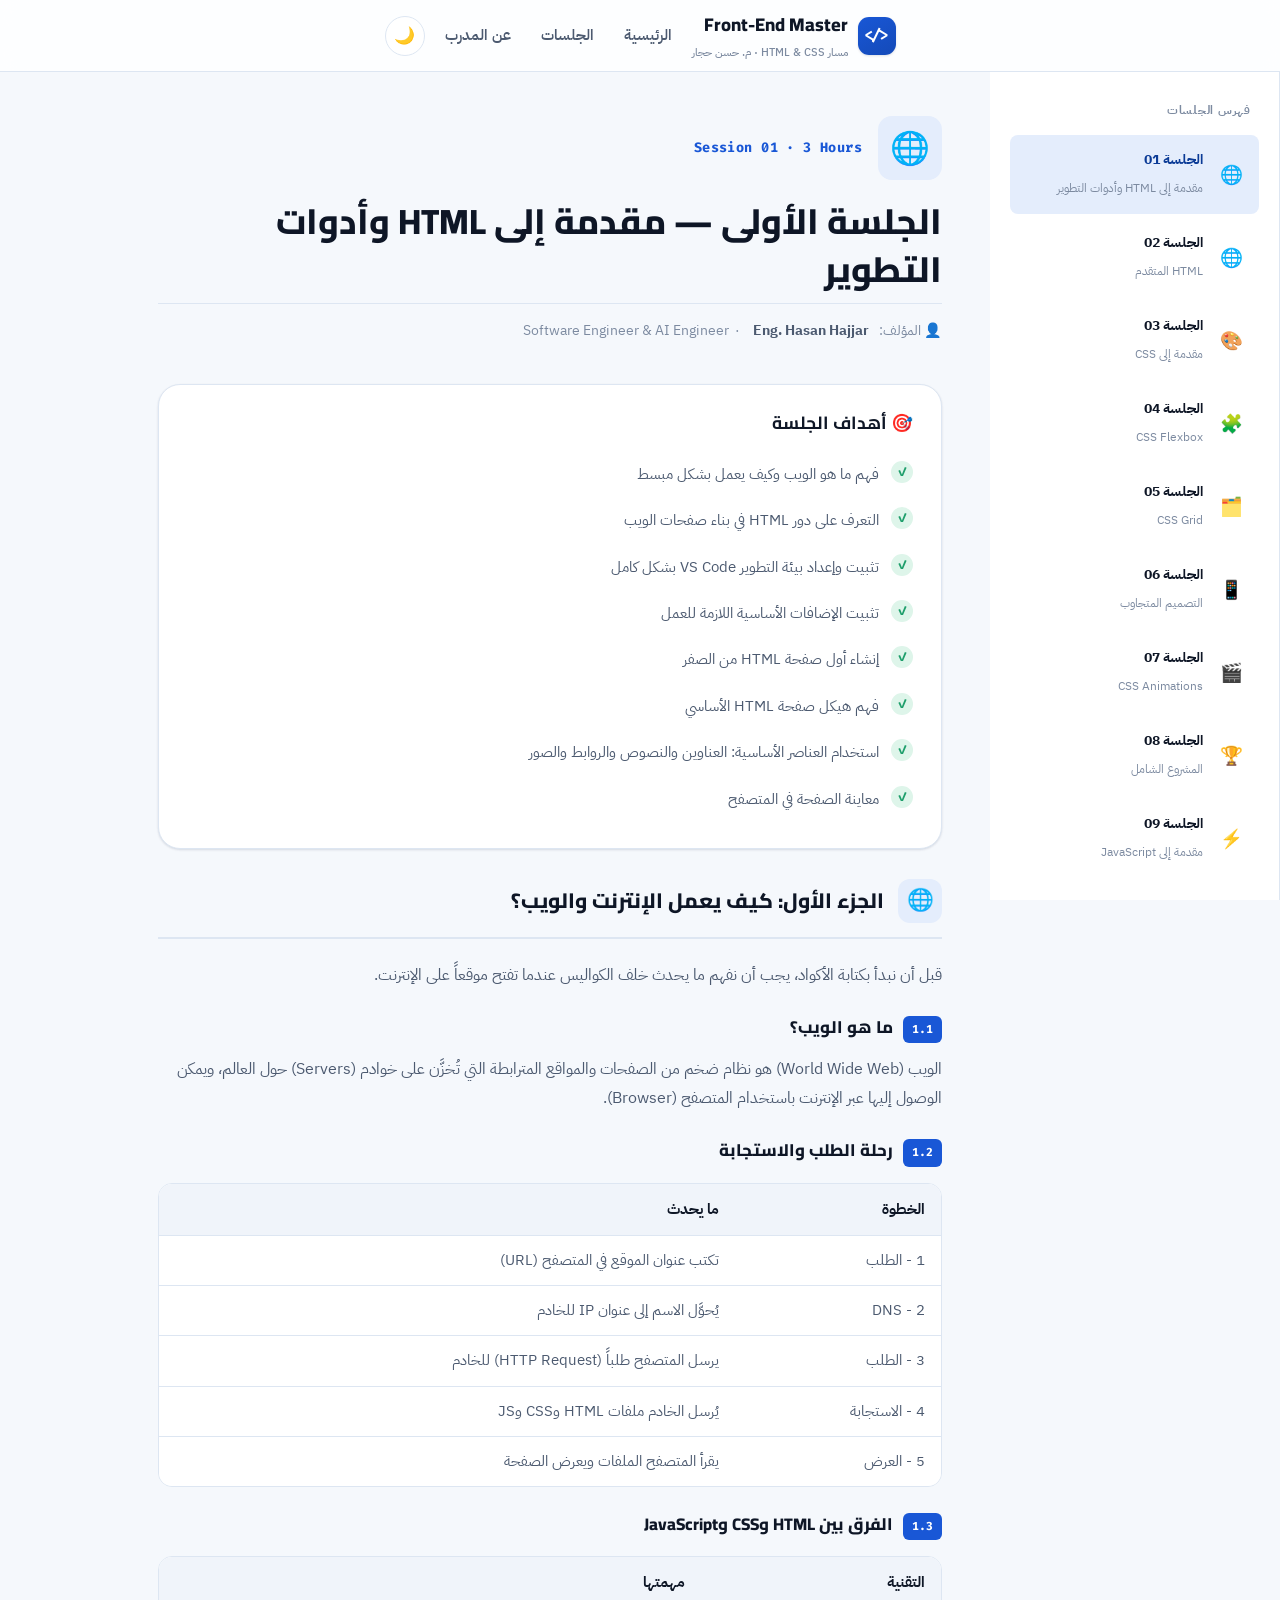
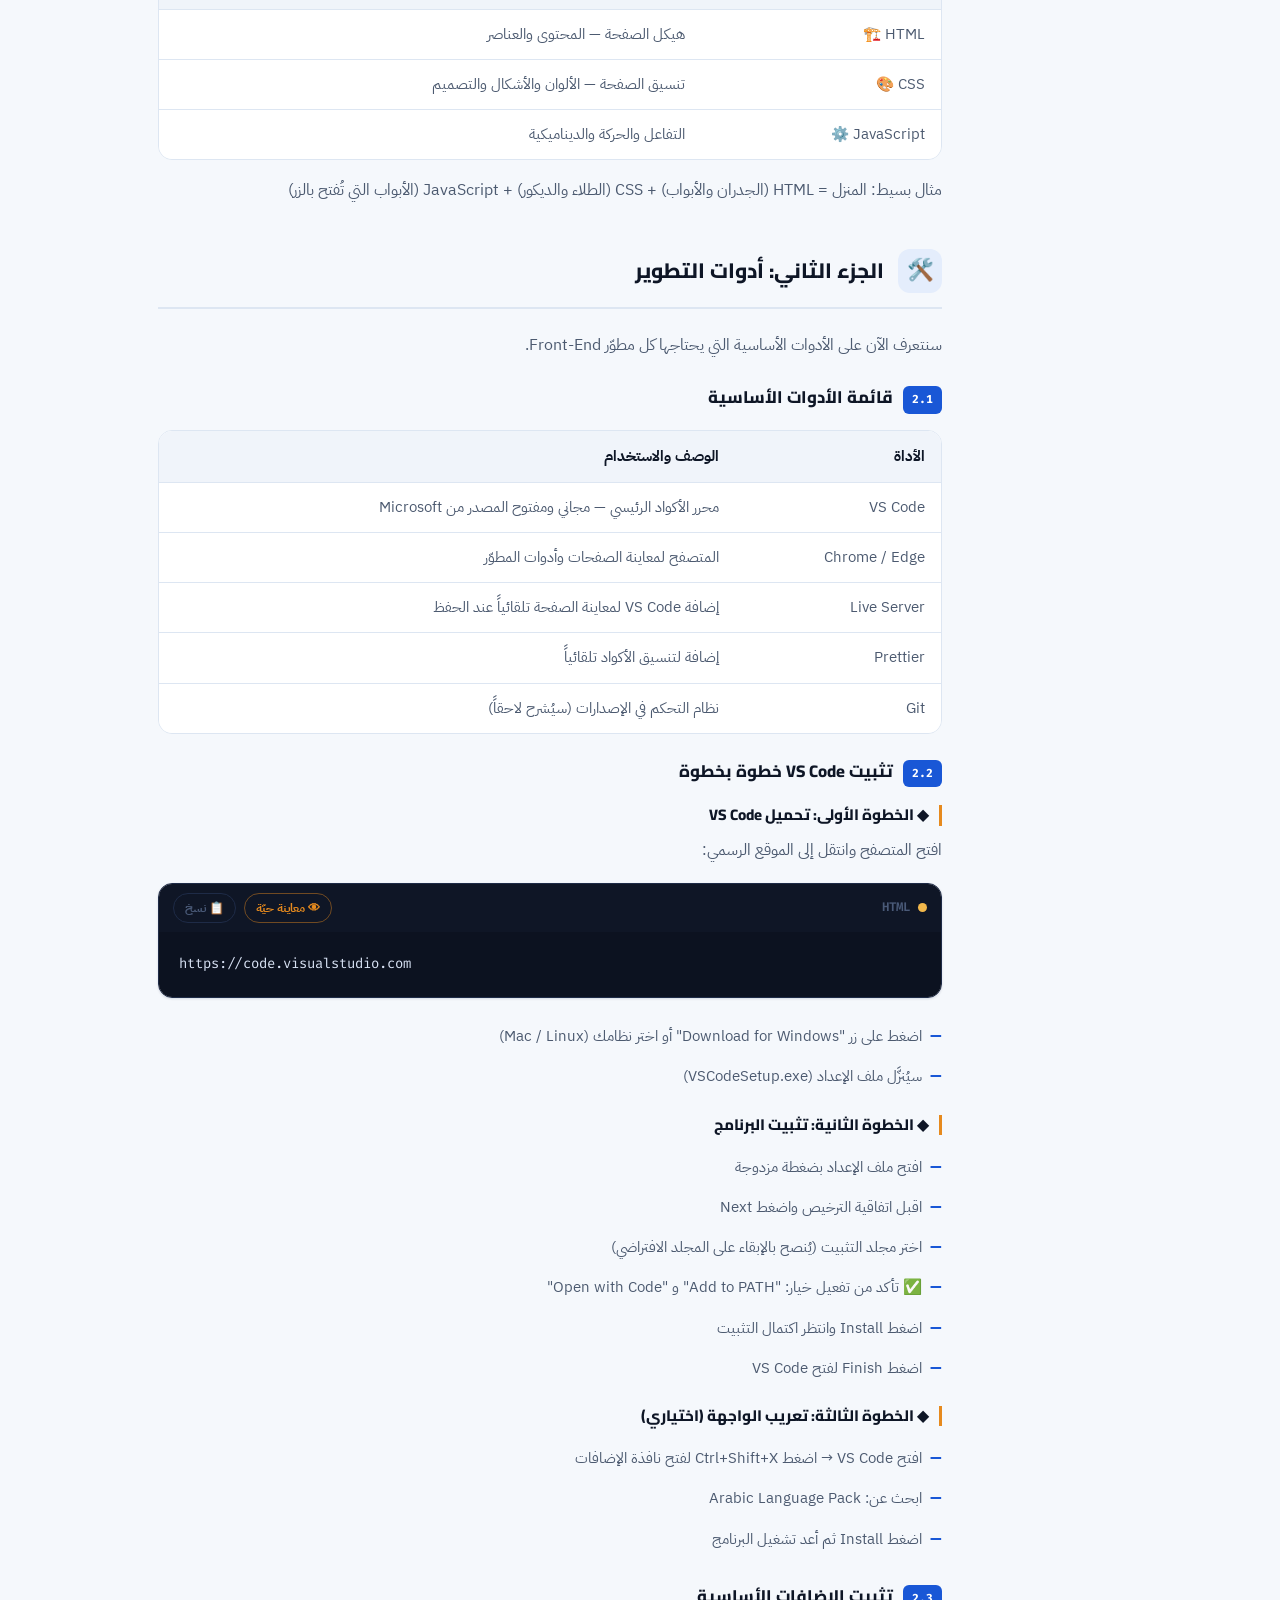
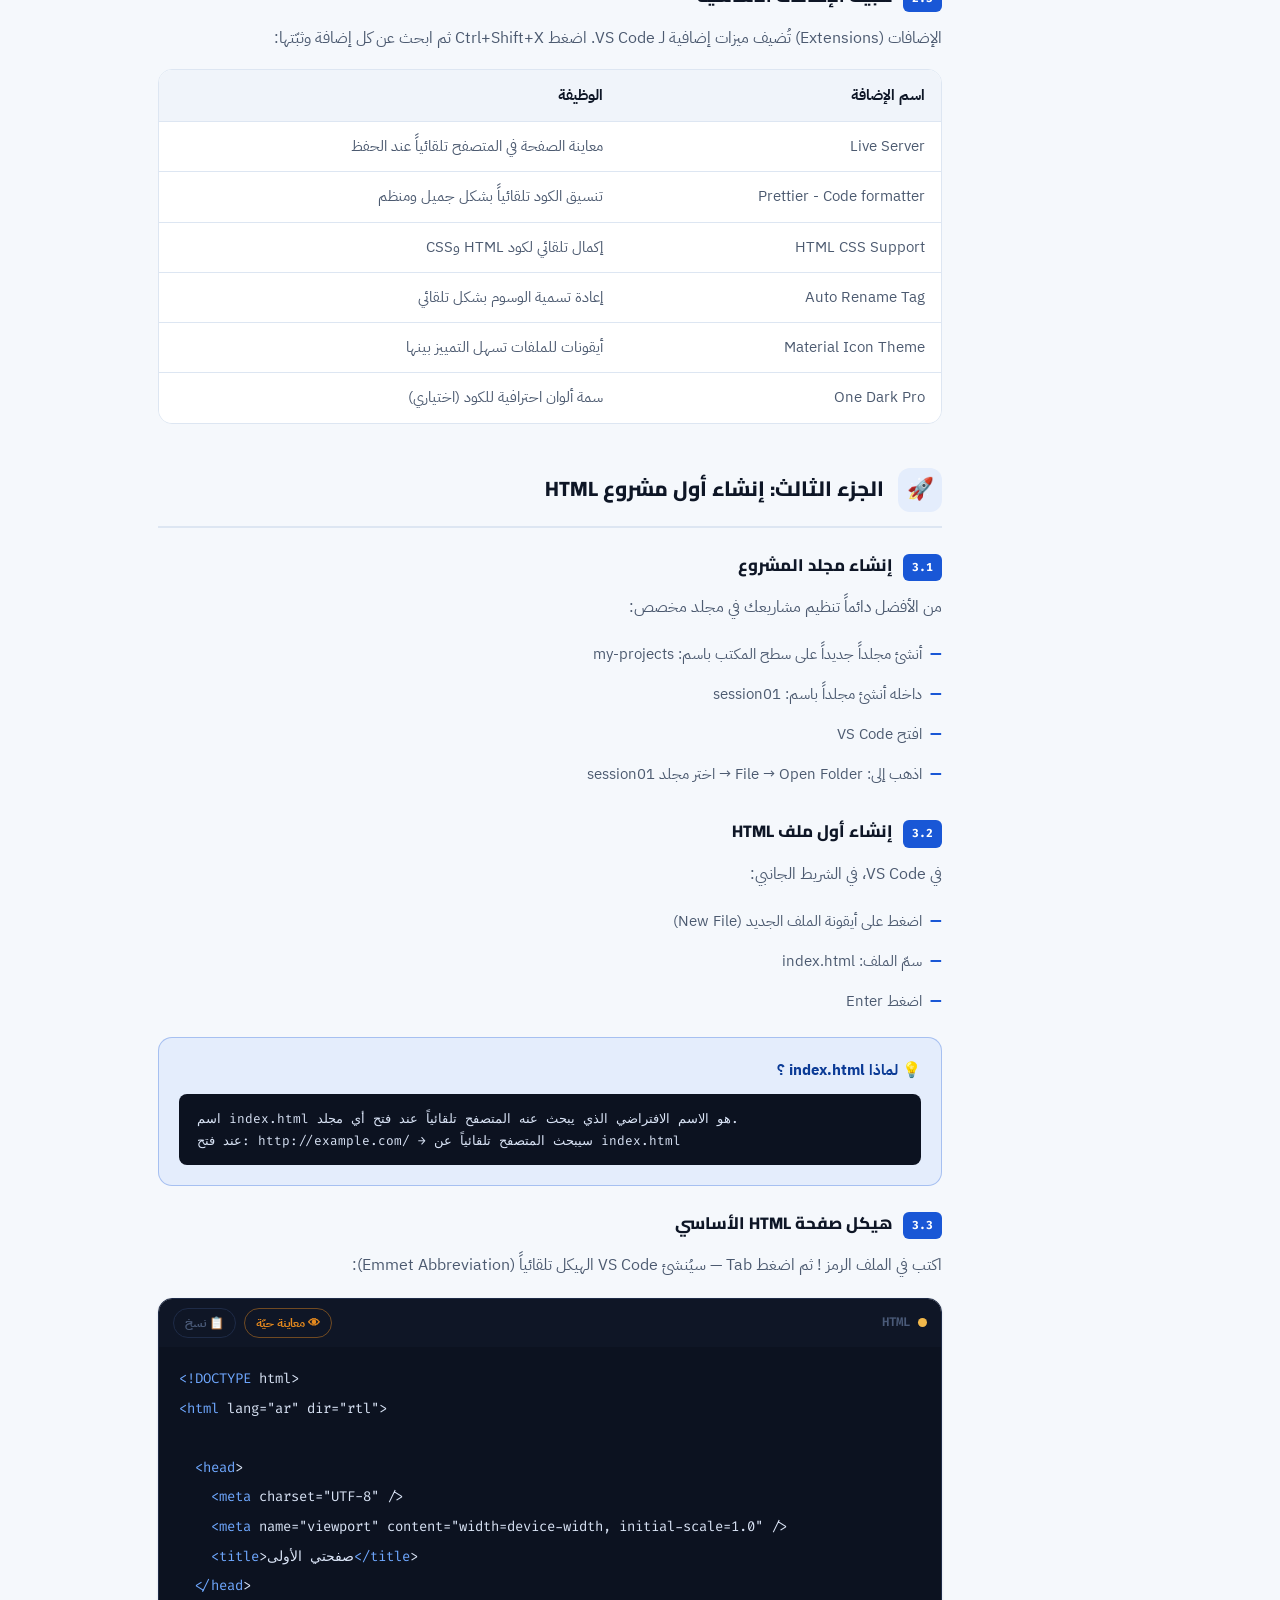
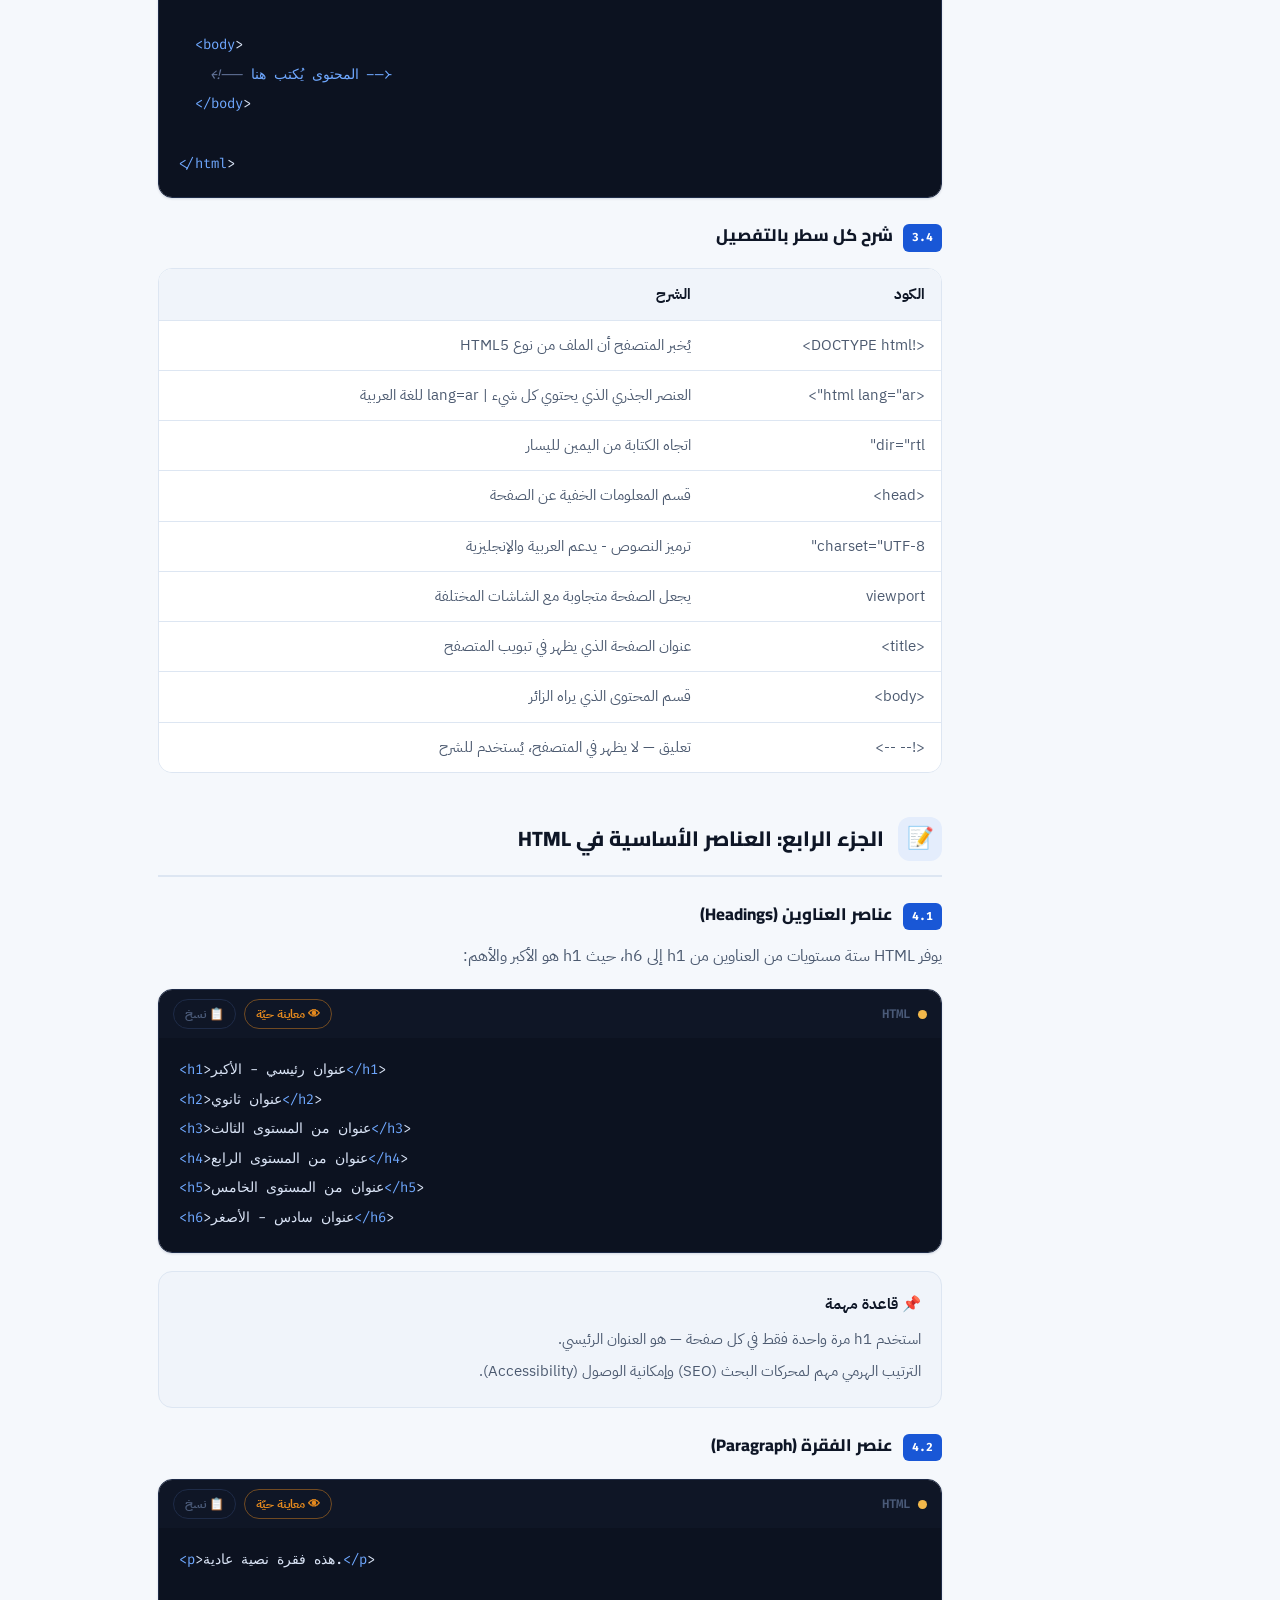
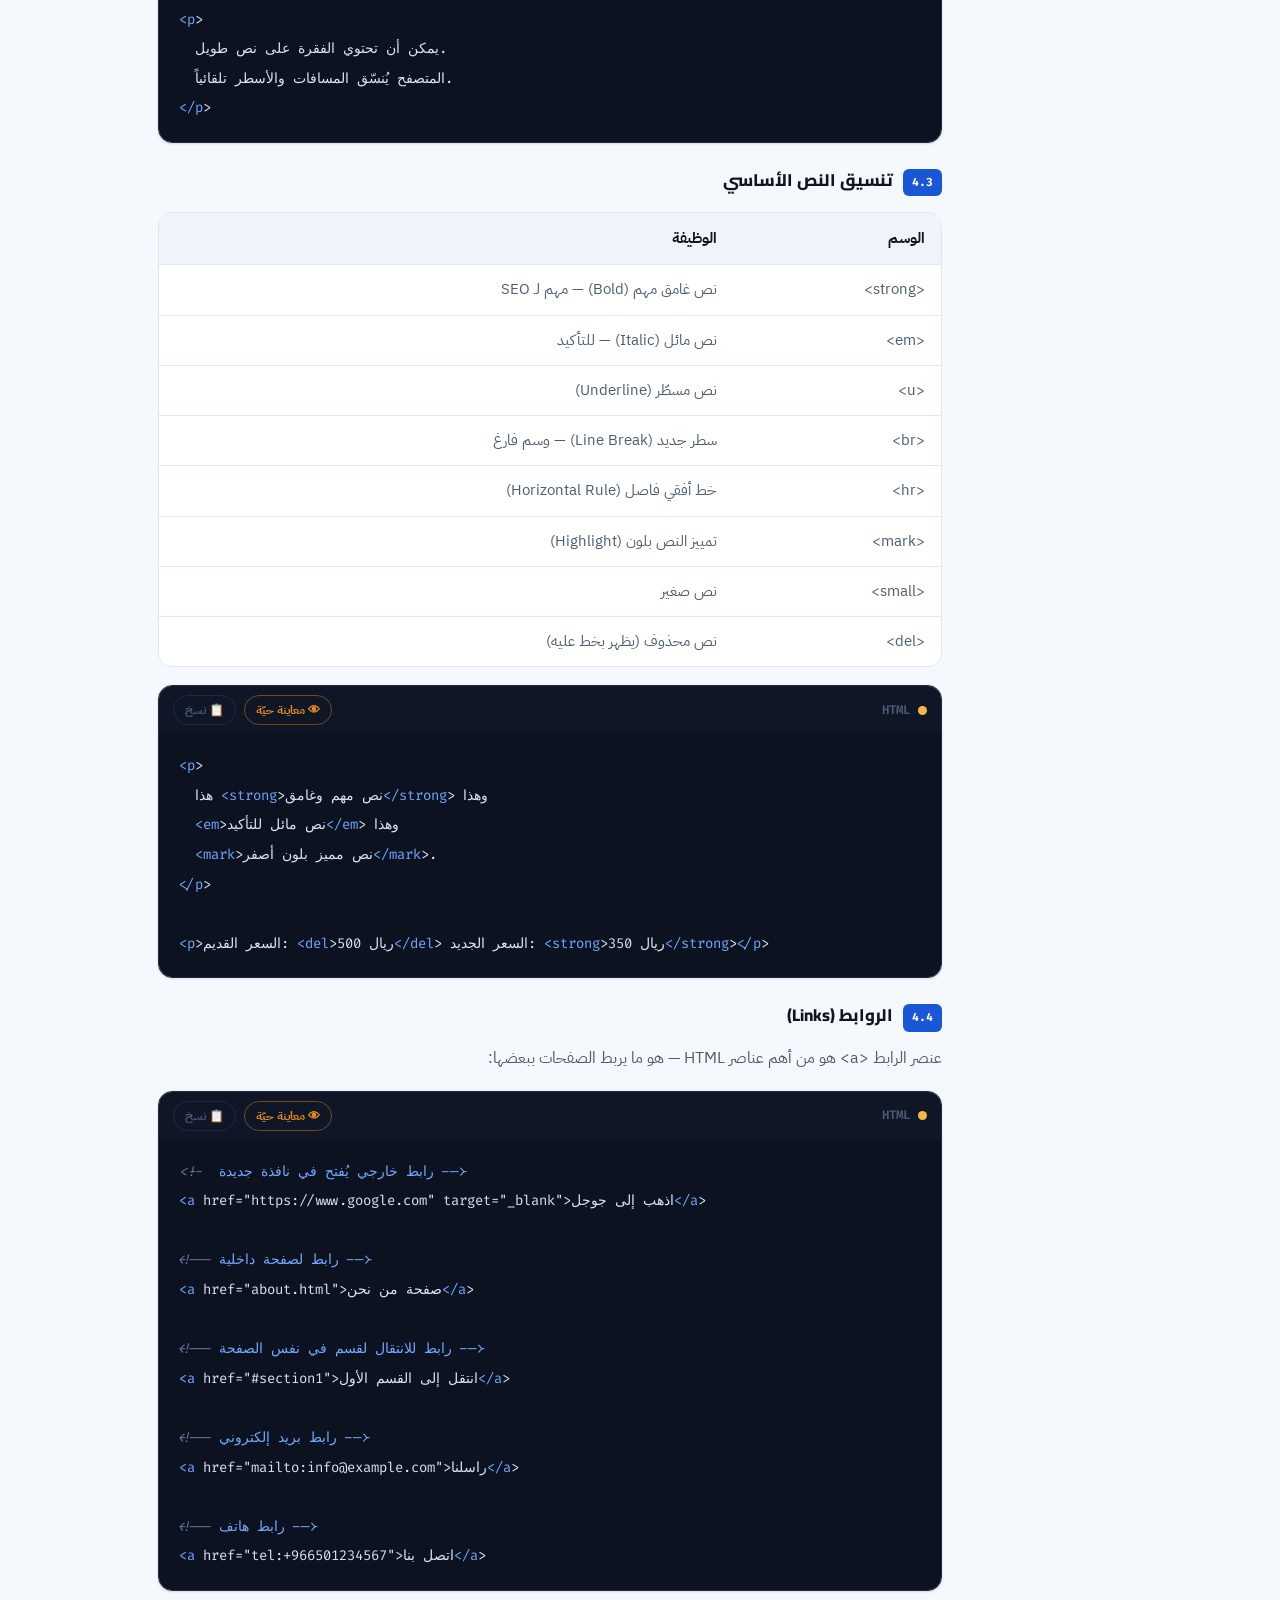
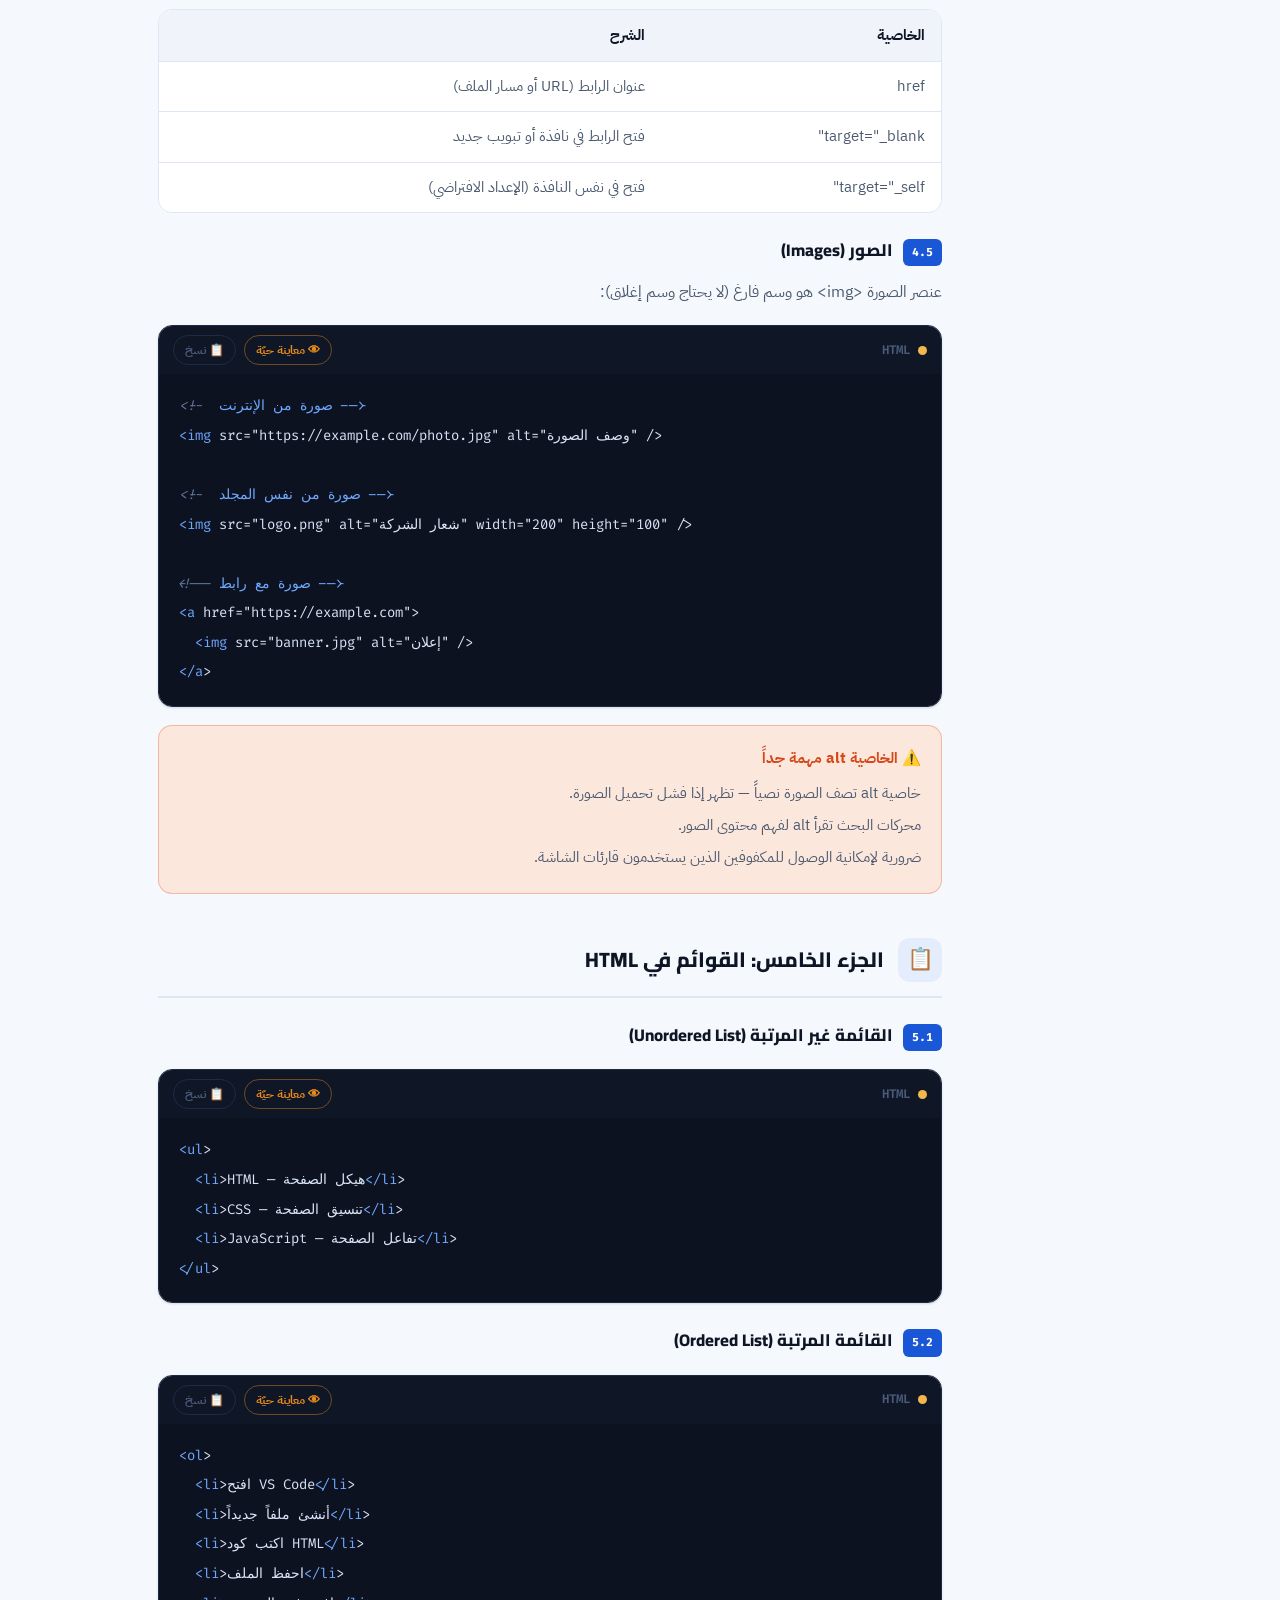
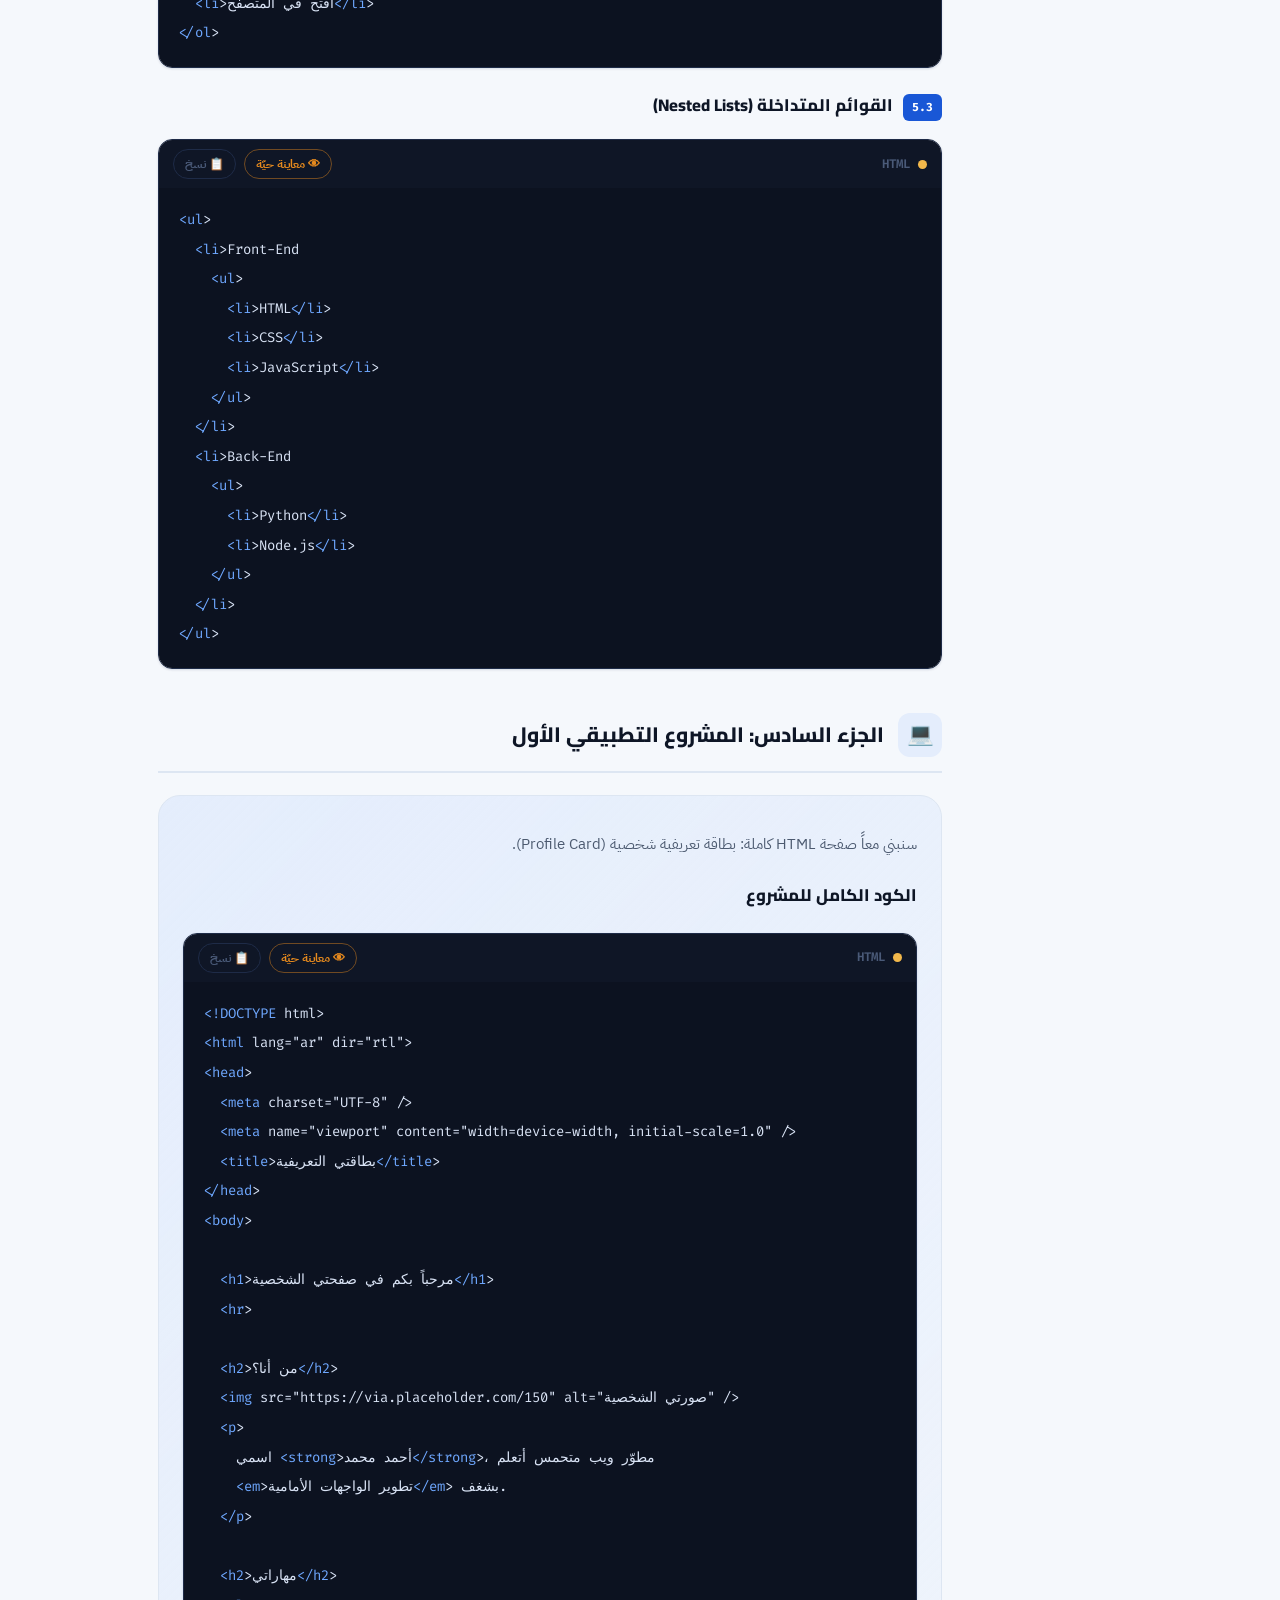
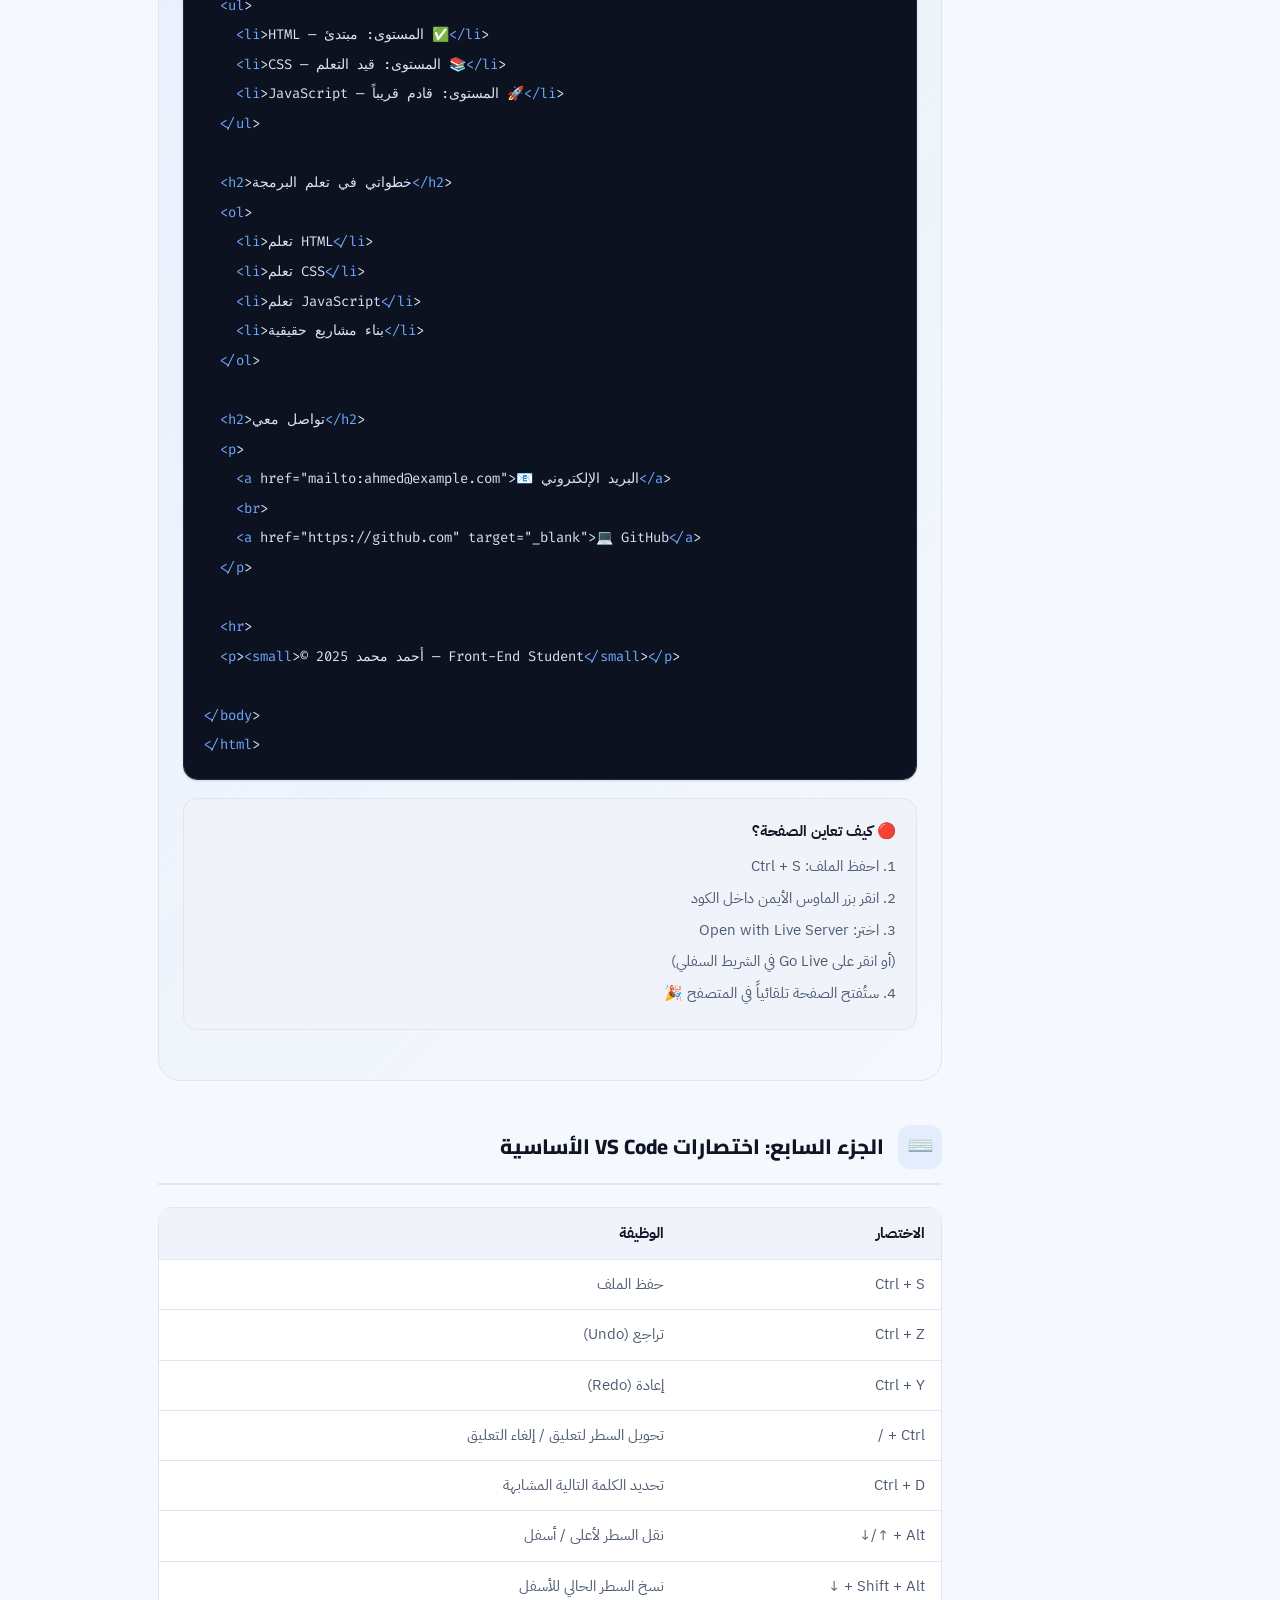
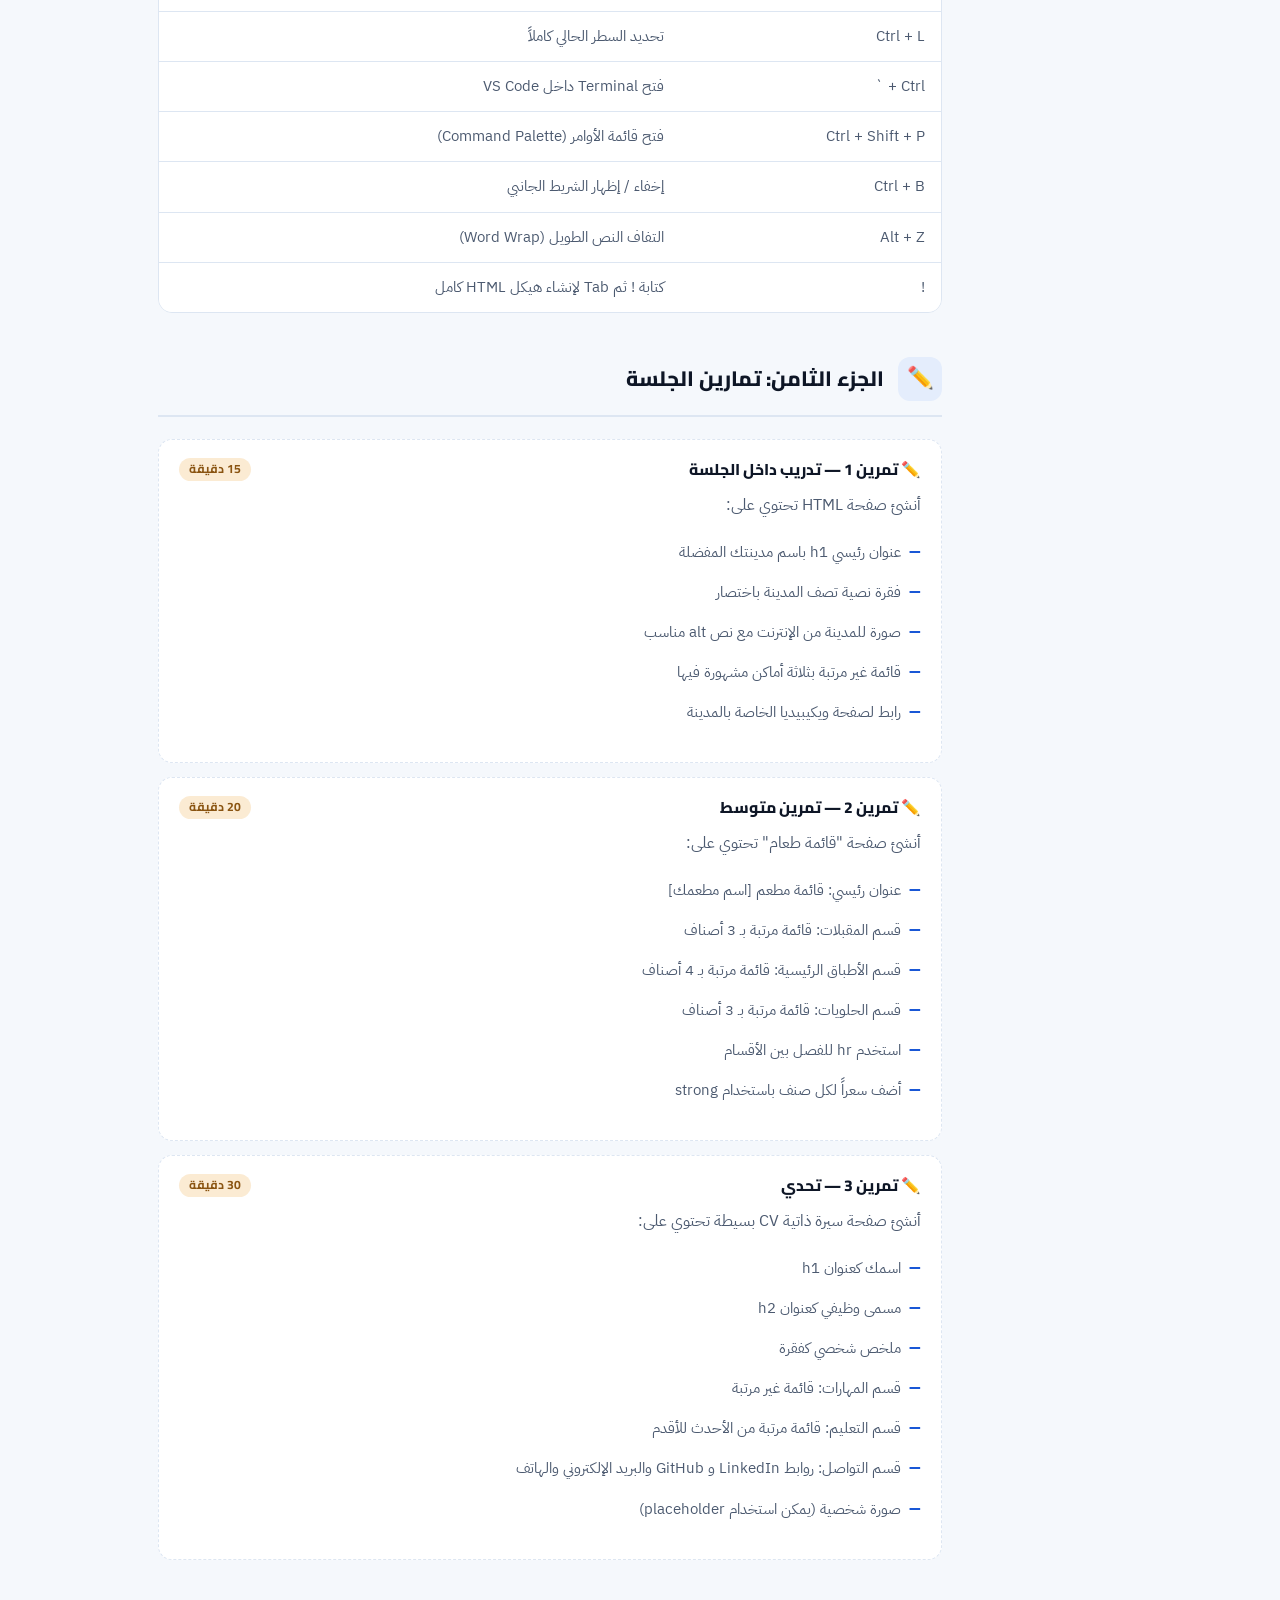
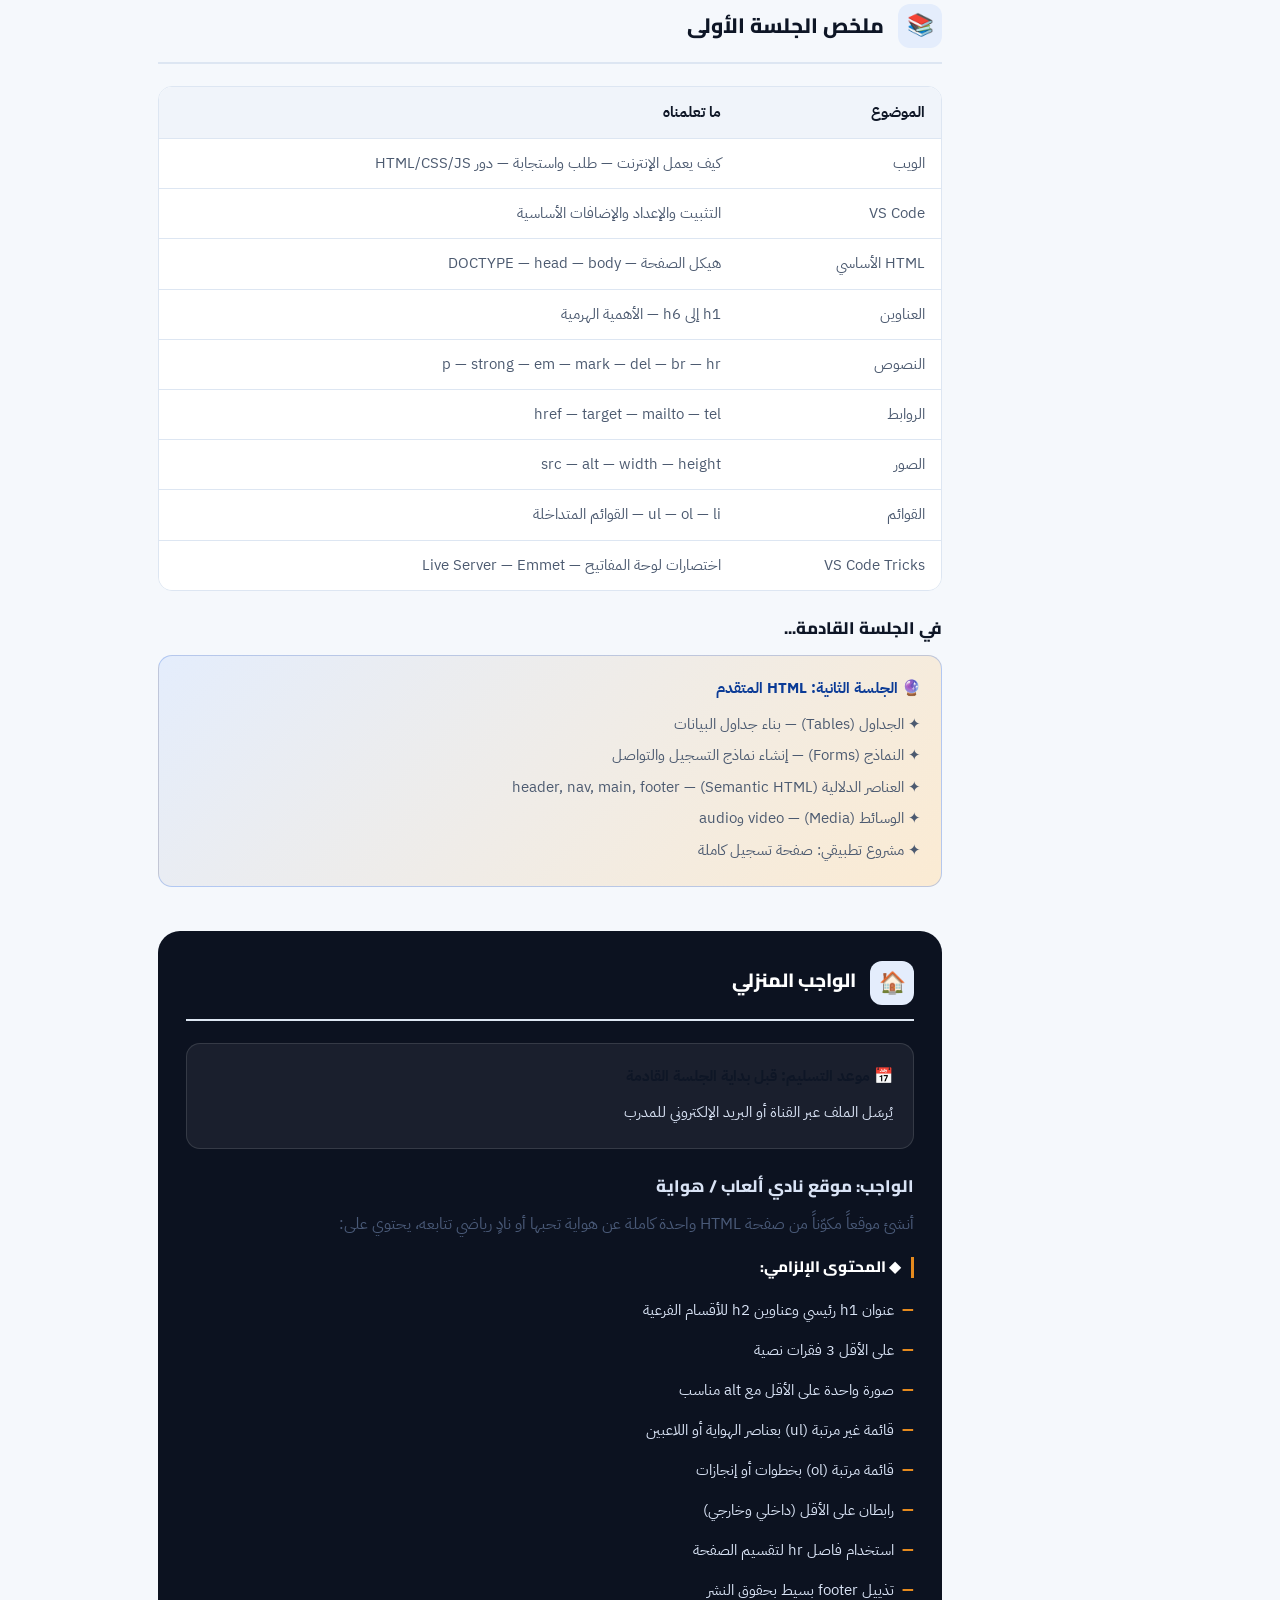
<file: lesson-01.html>
<!DOCTYPE html>
<html lang="ar" dir="rtl">
<head>
<meta charset="UTF-8">
<meta name="viewport" content="width=device-width, initial-scale=1.0">
<title>الجلسة 01 — مقدمة إلى HTML وأدوات التطوير | Front-End Master Book</title>
<meta name="description" content="مقدمة إلى HTML وأدوات التطوير — ">
<link rel="preconnect" href="https://fonts.googleapis.com">
<link rel="preconnect" href="https://fonts.gstatic.com" crossorigin>
<link href="https://fonts.googleapis.com/css2?family=Cairo:wght@600;700;800;900&family=IBM+Plex+Sans+Arabic:wght@400;500;600;700&family=Fira+Code:wght@400;500&display=swap" rel="stylesheet">
<link rel="stylesheet" href="style.css">
</head>
<body data-lesson-id="01">

<nav class="navbar">
  <div class="container">
    <a href="index.html" class="brand">
      <span class="brand-mark">&lt;/&gt;</span>
      <span>Front-End Master
        <small>مسار HTML &amp; CSS · م. حسن حجار</small>
      </span>
    </a>
    <div class="nav-links">
      <a href="index.html">الرئيسية</a>
      <a href="index.html#lessons">الجلسات</a>
      <a href="index.html#about">عن المدرب</a>
    </div>
    <div class="nav-actions">
      <button class="icon-btn theme-toggle" aria-label="تبديل الوضع الليلي">
        <span class="moon">🌙</span><span class="sun">☀️</span>
      </button>
      <button class="icon-btn sidebar-toggle-btn" aria-label="فهرس الجلسات">📑</button>
      <button class="icon-btn nav-toggle" aria-label="القائمة">☰</button>
    </div>
  </div>
</nav>

<div class="mobile-menu">
  <a href="index.html">الرئيسية</a>
  <a href="index.html#lessons">الجلسات</a>
  <a href="index.html#about">عن المدرب</a>
</div>

<div class="lesson-shell">
  <aside class="sidebar">
    <div class="sidebar-title">فهرس الجلسات</div>
    <div data-sidebar-list></div>
    <div class="sidebar-progress">
      <div class="track"><div class="fill"></div></div>
      <span></span>
    </div>
  </aside>

  <main class="lesson-main">
    <div class="container">
      <div class="lesson-header">
  <div class="top-row">
    <span class="emoji-badge">🌐</span>
    <div>
      <div class="session-tag">Session 01 &middot; 3 Hours</div>
    </div>
  </div>
  <h1>الجلسة الأولى — مقدمة إلى HTML وأدوات التطوير</h1>
  
  <div class="author-line">👤 المؤلف: <b>Eng. Hasan Hajjar</b> &nbsp;·&nbsp; Software Engineer &amp; AI Engineer</div>
</div>

<div class="goals-card">
  <h2>🎯 أهداف الجلسة</h2>
  <ul class="goal-list"><li>فهم ما هو الويب وكيف يعمل بشكل مبسط</li><li>التعرف على دور HTML في بناء صفحات الويب</li><li>تثبيت وإعداد بيئة التطوير VS Code بشكل كامل</li><li>تثبيت الإضافات الأساسية اللازمة للعمل</li><li>إنشاء أول صفحة HTML من الصفر</li><li>فهم هيكل صفحة HTML الأساسي</li><li>استخدام العناصر الأساسية: العناوين والنصوص والروابط والصور</li><li>معاينة الصفحة في المتصفح</li></ul>
</div>
<div class="part"><div class="part-head"><span class="p-icon">🌐</span><h2>الجزء الأول: كيف يعمل الإنترنت والويب؟</h2></div><p class="blk-para">قبل أن نبدأ بكتابة الأكواد، يجب أن نفهم ما يحدث خلف الكواليس عندما تفتح موقعاً على الإنترنت.</p><div class="subsection"><div class="sub-head"><span class="sub-num">1.1</span><h3>ما هو الويب؟</h3></div><p class="blk-para">الويب (World Wide Web) هو نظام ضخم من الصفحات والمواقع المترابطة التي تُخزَّن على خوادم (Servers) حول العالم، ويمكن الوصول إليها عبر الإنترنت باستخدام المتصفح (Browser).</p></div><div class="subsection"><div class="sub-head"><span class="sub-num">1.2</span><h3>رحلة الطلب والاستجابة</h3></div><div class="tbl-wrap"><table class="data-tbl"><thead><tr><th>الخطوة</th><th>ما يحدث</th></tr></thead><tbody><tr><td>1 - الطلب</td><td>تكتب عنوان الموقع في المتصفح (URL)</td></tr><tr><td>2 - DNS</td><td>يُحوَّل الاسم إلى عنوان IP للخادم</td></tr><tr><td>3 - الطلب</td><td>يرسل المتصفح طلباً (HTTP Request) للخادم</td></tr><tr><td>4 - الاستجابة</td><td>يُرسل الخادم ملفات HTML وCSS وJS</td></tr><tr><td>5 - العرض</td><td>يقرأ المتصفح الملفات ويعرض الصفحة</td></tr></tbody></table></div></div><div class="subsection"><div class="sub-head"><span class="sub-num">1.3</span><h3>الفرق بين HTML وCSS وJavaScript</h3></div><div class="tbl-wrap"><table class="data-tbl"><thead><tr><th>التقنية</th><th>مهمتها</th></tr></thead><tbody><tr><td>HTML 🏗️</td><td>هيكل الصفحة — المحتوى والعناصر</td></tr><tr><td>CSS 🎨</td><td>تنسيق الصفحة — الألوان والأشكال والتصميم</td></tr><tr><td>JavaScript ⚙️</td><td>التفاعل والحركة والديناميكية</td></tr></tbody></table></div><p class="blk-para">مثال بسيط: المنزل = HTML (الجدران والأبواب) + CSS (الطلاء والديكور) + JavaScript (الأبواب التي تُفتح بالزر)</p></div></div><div class="part"><div class="part-head"><span class="p-icon">🛠️</span><h2>الجزء الثاني: أدوات التطوير</h2></div><p class="blk-para">سنتعرف الآن على الأدوات الأساسية التي يحتاجها كل مطوّر Front-End.</p><div class="subsection"><div class="sub-head"><span class="sub-num">2.1</span><h3>قائمة الأدوات الأساسية</h3></div><div class="tbl-wrap"><table class="data-tbl"><thead><tr><th>الأداة</th><th>الوصف والاستخدام</th></tr></thead><tbody><tr><td>VS Code</td><td>محرر الأكواد الرئيسي — مجاني ومفتوح المصدر من Microsoft</td></tr><tr><td>Chrome / Edge</td><td>المتصفح لمعاينة الصفحات وأدوات المطوّر</td></tr><tr><td>Live Server</td><td>إضافة VS Code لمعاينة الصفحة تلقائياً عند الحفظ</td></tr><tr><td>Prettier</td><td>إضافة لتنسيق الأكواد تلقائياً</td></tr><tr><td>Git</td><td>نظام التحكم في الإصدارات (سيُشرح لاحقاً)</td></tr></tbody></table></div></div><div class="subsection"><div class="sub-head"><span class="sub-num">2.2</span><h3>تثبيت VS Code خطوة بخطوة</h3></div><h4 class="mini-head">◆ الخطوة الأولى: تحميل VS Code</h4><p class="blk-para">افتح المتصفح وانتقل إلى الموقع الرسمي:</p><div class="preview-group">
  <div class="code-block" data-lang="html">
    <div class="code-head">
      <span class="code-lang"><span class="cdot html"></span>HTML</span>
      <div class="code-actions">
        <button class="code-btn preview-btn">👁 معاينة حيّة</button>
        <button class="code-btn copy-btn">📋 نسخ</button>
      </div>
    </div>
    <pre><code data-role="html-code">https://code.visualstudio.com</code></pre>
  </div>
  <div class="live-preview-wrap">
    <div class="live-preview-bar"><span>👁 المعاينة الحيّة</span><button class="live-preview-close">✕ إغلاق</button></div>
    <iframe class="live-preview-frame" title="معاينة حيّة"></iframe>
  </div>
</div><ul class="mini-list"><li>اضغط على زر "Download for Windows" أو اختر نظامك (Mac / Linux)</li><li>سيُنزَّل ملف الإعداد (VSCodeSetup.exe)</li></ul><h4 class="mini-head">◆ الخطوة الثانية: تثبيت البرنامج</h4><ul class="mini-list"><li>افتح ملف الإعداد بضغطة مزدوجة</li><li>اقبل اتفاقية الترخيص واضغط Next</li><li>اختر مجلد التثبيت (يُنصح بالإبقاء على المجلد الافتراضي)</li><li>✅ تأكد من تفعيل خيار: "Add to PATH" و "Open with Code"</li><li>اضغط Install وانتظر اكتمال التثبيت</li><li>اضغط Finish لفتح VS Code</li></ul><h4 class="mini-head">◆ الخطوة الثالثة: تعريب الواجهة (اختياري)</h4><ul class="mini-list"><li>افتح VS Code → اضغط Ctrl+Shift+X لفتح نافذة الإضافات</li><li>ابحث عن: Arabic Language Pack</li><li>اضغط Install ثم أعد تشغيل البرنامج</li></ul></div><div class="subsection"><div class="sub-head"><span class="sub-num">2.3</span><h3>تثبيت الإضافات الأساسية</h3></div><p class="blk-para">الإضافات (Extensions) تُضيف ميزات إضافية لـ VS Code. اضغط Ctrl+Shift+X ثم ابحث عن كل إضافة وثبّتها:</p><div class="tbl-wrap"><table class="data-tbl"><thead><tr><th>اسم الإضافة</th><th>الوظيفة</th></tr></thead><tbody><tr><td>Live Server</td><td>معاينة الصفحة في المتصفح تلقائياً عند الحفظ</td></tr><tr><td>Prettier - Code formatter</td><td>تنسيق الكود تلقائياً بشكل جميل ومنظم</td></tr><tr><td>HTML CSS Support</td><td>إكمال تلقائي لكود HTML وCSS</td></tr><tr><td>Auto Rename Tag</td><td>إعادة تسمية الوسوم بشكل تلقائي</td></tr><tr><td>Material Icon Theme</td><td>أيقونات للملفات تسهل التمييز بينها</td></tr><tr><td>One Dark Pro</td><td>سمة ألوان احترافية للكود (اختياري)</td></tr></tbody></table></div></div></div><div class="part"><div class="part-head"><span class="p-icon">🚀</span><h2>الجزء الثالث: إنشاء أول مشروع HTML</h2></div><div class="subsection"><div class="sub-head"><span class="sub-num">3.1</span><h3>إنشاء مجلد المشروع</h3></div><p class="blk-para">من الأفضل دائماً تنظيم مشاريعك في مجلد مخصص:</p><ul class="mini-list"><li>أنشئ مجلداً جديداً على سطح المكتب باسم: my-projects</li><li>داخله أنشئ مجلداً باسم: session01</li><li>افتح VS Code</li><li>اذهب إلى: File → Open Folder → اختر مجلد session01</li></ul></div><div class="subsection"><div class="sub-head"><span class="sub-num">3.2</span><h3>إنشاء أول ملف HTML</h3></div><p class="blk-para">في VS Code، في الشريط الجانبي:</p><ul class="mini-list"><li>اضغط على أيقونة الملف الجديد (New File)</li><li>سمّ الملف: index.html</li><li>اضغط Enter</li></ul><div class="callout tip"><span class="callout-title">💡 لماذا index.html ؟</span><pre class="ascii-diagram">اسم index.html هو الاسم الافتراضي الذي يبحث عنه المتصفح تلقائياً عند فتح أي مجلد.
عند فتح: http://example.com/ → سيبحث المتصفح تلقائياً عن index.html</pre></div></div><div class="subsection"><div class="sub-head"><span class="sub-num">3.3</span><h3>هيكل صفحة HTML الأساسي</h3></div><p class="blk-para">اكتب في الملف الرمز ! ثم اضغط Tab — سيُنشئ VS Code الهيكل تلقائياً (Emmet Abbreviation):</p><div class="preview-group">
  <div class="code-block" data-lang="html">
    <div class="code-head">
      <span class="code-lang"><span class="cdot html"></span>HTML</span>
      <div class="code-actions">
        <button class="code-btn preview-btn">👁 معاينة حيّة</button>
        <button class="code-btn copy-btn">📋 نسخ</button>
      </div>
    </div>
    <pre><code data-role="html-code">&lt;!DOCTYPE html&gt;
&lt;html lang="ar" dir="rtl"&gt;

  &lt;head&gt;
    &lt;meta charset="UTF-8" /&gt;
    &lt;meta name="viewport" content="width=device-width, initial-scale=1.0" /&gt;
    &lt;title&gt;صفحتي الأولى&lt;/title&gt;
  &lt;/head&gt;

  &lt;body&gt;
    &lt;!-- المحتوى يُكتب هنا --&gt;
  &lt;/body&gt;

&lt;/html&gt;</code></pre>
  </div>
  <div class="live-preview-wrap">
    <div class="live-preview-bar"><span>👁 المعاينة الحيّة</span><button class="live-preview-close">✕ إغلاق</button></div>
    <iframe class="live-preview-frame" title="معاينة حيّة"></iframe>
  </div>
</div></div><div class="subsection"><div class="sub-head"><span class="sub-num">3.4</span><h3>شرح كل سطر بالتفصيل</h3></div><div class="tbl-wrap"><table class="data-tbl"><thead><tr><th>الكود</th><th>الشرح</th></tr></thead><tbody><tr><td>&lt;!DOCTYPE html&gt;</td><td>يُخبر المتصفح أن الملف من نوع HTML5</td></tr><tr><td>&lt;html lang="ar"&gt;</td><td>العنصر الجذري الذي يحتوي كل شيء | lang=ar للغة العربية</td></tr><tr><td>dir="rtl"</td><td>اتجاه الكتابة من اليمين لليسار</td></tr><tr><td>&lt;head&gt;</td><td>قسم المعلومات الخفية عن الصفحة</td></tr><tr><td>charset="UTF-8"</td><td>ترميز النصوص - يدعم العربية والإنجليزية</td></tr><tr><td>viewport</td><td>يجعل الصفحة متجاوبة مع الشاشات المختلفة</td></tr><tr><td>&lt;title&gt;</td><td>عنوان الصفحة الذي يظهر في تبويب المتصفح</td></tr><tr><td>&lt;body&gt;</td><td>قسم المحتوى الذي يراه الزائر</td></tr><tr><td>&lt;!-- --&gt;</td><td>تعليق — لا يظهر في المتصفح، يُستخدم للشرح</td></tr></tbody></table></div></div></div><div class="part"><div class="part-head"><span class="p-icon">📝</span><h2>الجزء الرابع: العناصر الأساسية في HTML</h2></div><div class="subsection"><div class="sub-head"><span class="sub-num">4.1</span><h3>عناصر العناوين (Headings)</h3></div><p class="blk-para">يوفر HTML ستة مستويات من العناوين من h1 إلى h6، حيث h1 هو الأكبر والأهم:</p><div class="preview-group">
  <div class="code-block" data-lang="html">
    <div class="code-head">
      <span class="code-lang"><span class="cdot html"></span>HTML</span>
      <div class="code-actions">
        <button class="code-btn preview-btn">👁 معاينة حيّة</button>
        <button class="code-btn copy-btn">📋 نسخ</button>
      </div>
    </div>
    <pre><code data-role="html-code">&lt;h1&gt;عنوان رئيسي - الأكبر&lt;/h1&gt;
&lt;h2&gt;عنوان ثانوي&lt;/h2&gt;
&lt;h3&gt;عنوان من المستوى الثالث&lt;/h3&gt;
&lt;h4&gt;عنوان من المستوى الرابع&lt;/h4&gt;
&lt;h5&gt;عنوان من المستوى الخامس&lt;/h5&gt;
&lt;h6&gt;عنوان سادس - الأصغر&lt;/h6&gt;</code></pre>
  </div>
  <div class="live-preview-wrap">
    <div class="live-preview-bar"><span>👁 المعاينة الحيّة</span><button class="live-preview-close">✕ إغلاق</button></div>
    <iframe class="live-preview-frame" title="معاينة حيّة"></iframe>
  </div>
</div><div class="callout info"><span class="callout-title">📌 قاعدة مهمة</span><p>استخدم h1 مرة واحدة فقط في كل صفحة — هو العنوان الرئيسي.</p><p>الترتيب الهرمي مهم لمحركات البحث (SEO) وإمكانية الوصول (Accessibility).</p></div></div><div class="subsection"><div class="sub-head"><span class="sub-num">4.2</span><h3>عنصر الفقرة (Paragraph)</h3></div><div class="preview-group">
  <div class="code-block" data-lang="html">
    <div class="code-head">
      <span class="code-lang"><span class="cdot html"></span>HTML</span>
      <div class="code-actions">
        <button class="code-btn preview-btn">👁 معاينة حيّة</button>
        <button class="code-btn copy-btn">📋 نسخ</button>
      </div>
    </div>
    <pre><code data-role="html-code">&lt;p&gt;هذه فقرة نصية عادية.&lt;/p&gt;

&lt;p&gt;
  يمكن أن تحتوي الفقرة على نص طويل.
  المتصفح يُنسّق المسافات والأسطر تلقائياً.
&lt;/p&gt;</code></pre>
  </div>
  <div class="live-preview-wrap">
    <div class="live-preview-bar"><span>👁 المعاينة الحيّة</span><button class="live-preview-close">✕ إغلاق</button></div>
    <iframe class="live-preview-frame" title="معاينة حيّة"></iframe>
  </div>
</div></div><div class="subsection"><div class="sub-head"><span class="sub-num">4.3</span><h3>تنسيق النص الأساسي</h3></div><div class="tbl-wrap"><table class="data-tbl"><thead><tr><th>الوسم</th><th>الوظيفة</th></tr></thead><tbody><tr><td>&lt;strong&gt;</td><td>نص غامق مهم (Bold) — مهم لـ SEO</td></tr><tr><td>&lt;em&gt;</td><td>نص مائل (Italic) — للتأكيد</td></tr><tr><td>&lt;u&gt;</td><td>نص مسطّر (Underline)</td></tr><tr><td>&lt;br&gt;</td><td>سطر جديد (Line Break) — وسم فارغ</td></tr><tr><td>&lt;hr&gt;</td><td>خط أفقي فاصل (Horizontal Rule)</td></tr><tr><td>&lt;mark&gt;</td><td>تمييز النص بلون (Highlight)</td></tr><tr><td>&lt;small&gt;</td><td>نص صغير</td></tr><tr><td>&lt;del&gt;</td><td>نص محذوف (يظهر بخط عليه)</td></tr></tbody></table></div><div class="preview-group">
  <div class="code-block" data-lang="html">
    <div class="code-head">
      <span class="code-lang"><span class="cdot html"></span>HTML</span>
      <div class="code-actions">
        <button class="code-btn preview-btn">👁 معاينة حيّة</button>
        <button class="code-btn copy-btn">📋 نسخ</button>
      </div>
    </div>
    <pre><code data-role="html-code">&lt;p&gt;
  هذا &lt;strong&gt;نص مهم وغامق&lt;/strong&gt; وهذا
  &lt;em&gt;نص مائل للتأكيد&lt;/em&gt; وهذا
  &lt;mark&gt;نص مميز بلون أصفر&lt;/mark&gt;.
&lt;/p&gt;

&lt;p&gt;السعر القديم: &lt;del&gt;500 ريال&lt;/del&gt; السعر الجديد: &lt;strong&gt;350 ريال&lt;/strong&gt;&lt;/p&gt;</code></pre>
  </div>
  <div class="live-preview-wrap">
    <div class="live-preview-bar"><span>👁 المعاينة الحيّة</span><button class="live-preview-close">✕ إغلاق</button></div>
    <iframe class="live-preview-frame" title="معاينة حيّة"></iframe>
  </div>
</div></div><div class="subsection"><div class="sub-head"><span class="sub-num">4.4</span><h3>الروابط (Links)</h3></div><p class="blk-para">عنصر الرابط &lt;a&gt; هو من أهم عناصر HTML — هو ما يربط الصفحات ببعضها:</p><div class="preview-group">
  <div class="code-block" data-lang="html">
    <div class="code-head">
      <span class="code-lang"><span class="cdot html"></span>HTML</span>
      <div class="code-actions">
        <button class="code-btn preview-btn">👁 معاينة حيّة</button>
        <button class="code-btn copy-btn">📋 نسخ</button>
      </div>
    </div>
    <pre><code data-role="html-code">&lt;!-- رابط خارجي يُفتح في نافذة جديدة --&gt;
&lt;a href="https://www.google.com" target="_blank"&gt;اذهب إلى جوجل&lt;/a&gt;

&lt;!-- رابط لصفحة داخلية --&gt;
&lt;a href="about.html"&gt;صفحة من نحن&lt;/a&gt;

&lt;!-- رابط للانتقال لقسم في نفس الصفحة --&gt;
&lt;a href="#section1"&gt;انتقل إلى القسم الأول&lt;/a&gt;

&lt;!-- رابط بريد إلكتروني --&gt;
&lt;a href="mailto:info@example.com"&gt;راسلنا&lt;/a&gt;

&lt;!-- رابط هاتف --&gt;
&lt;a href="tel:+966501234567"&gt;اتصل بنا&lt;/a&gt;</code></pre>
  </div>
  <div class="live-preview-wrap">
    <div class="live-preview-bar"><span>👁 المعاينة الحيّة</span><button class="live-preview-close">✕ إغلاق</button></div>
    <iframe class="live-preview-frame" title="معاينة حيّة"></iframe>
  </div>
</div><div class="tbl-wrap"><table class="data-tbl"><thead><tr><th>الخاصية</th><th>الشرح</th></tr></thead><tbody><tr><td>href</td><td>عنوان الرابط (URL أو مسار الملف)</td></tr><tr><td>target="_blank"</td><td>فتح الرابط في نافذة أو تبويب جديد</td></tr><tr><td>target="_self"</td><td>فتح في نفس النافذة (الإعداد الافتراضي)</td></tr></tbody></table></div></div><div class="subsection"><div class="sub-head"><span class="sub-num">4.5</span><h3>الصور (Images)</h3></div><p class="blk-para">عنصر الصورة &lt;img&gt; هو وسم فارغ (لا يحتاج وسم إغلاق):</p><div class="preview-group">
  <div class="code-block" data-lang="html">
    <div class="code-head">
      <span class="code-lang"><span class="cdot html"></span>HTML</span>
      <div class="code-actions">
        <button class="code-btn preview-btn">👁 معاينة حيّة</button>
        <button class="code-btn copy-btn">📋 نسخ</button>
      </div>
    </div>
    <pre><code data-role="html-code">&lt;!-- صورة من الإنترنت --&gt;
&lt;img src="https://example.com/photo.jpg" alt="وصف الصورة" /&gt;

&lt;!-- صورة من نفس المجلد --&gt;
&lt;img src="logo.png" alt="شعار الشركة" width="200" height="100" /&gt;

&lt;!-- صورة مع رابط --&gt;
&lt;a href="https://example.com"&gt;
  &lt;img src="banner.jpg" alt="إعلان" /&gt;
&lt;/a&gt;</code></pre>
  </div>
  <div class="live-preview-wrap">
    <div class="live-preview-bar"><span>👁 المعاينة الحيّة</span><button class="live-preview-close">✕ إغلاق</button></div>
    <iframe class="live-preview-frame" title="معاينة حيّة"></iframe>
  </div>
</div><div class="callout warning"><span class="callout-title">⚠️ الخاصية alt مهمة جداً</span><p>خاصية alt تصف الصورة نصياً — تظهر إذا فشل تحميل الصورة.</p><p>محركات البحث تقرأ alt لفهم محتوى الصور.</p><p>ضرورية لإمكانية الوصول للمكفوفين الذين يستخدمون قارئات الشاشة.</p></div></div></div><div class="part"><div class="part-head"><span class="p-icon">📋</span><h2>الجزء الخامس: القوائم في HTML</h2></div><div class="subsection"><div class="sub-head"><span class="sub-num">5.1</span><h3>القائمة غير المرتبة (Unordered List)</h3></div><div class="preview-group">
  <div class="code-block" data-lang="html">
    <div class="code-head">
      <span class="code-lang"><span class="cdot html"></span>HTML</span>
      <div class="code-actions">
        <button class="code-btn preview-btn">👁 معاينة حيّة</button>
        <button class="code-btn copy-btn">📋 نسخ</button>
      </div>
    </div>
    <pre><code data-role="html-code">&lt;ul&gt;
  &lt;li&gt;HTML — هيكل الصفحة&lt;/li&gt;
  &lt;li&gt;CSS — تنسيق الصفحة&lt;/li&gt;
  &lt;li&gt;JavaScript — تفاعل الصفحة&lt;/li&gt;
&lt;/ul&gt;</code></pre>
  </div>
  <div class="live-preview-wrap">
    <div class="live-preview-bar"><span>👁 المعاينة الحيّة</span><button class="live-preview-close">✕ إغلاق</button></div>
    <iframe class="live-preview-frame" title="معاينة حيّة"></iframe>
  </div>
</div></div><div class="subsection"><div class="sub-head"><span class="sub-num">5.2</span><h3>القائمة المرتبة (Ordered List)</h3></div><div class="preview-group">
  <div class="code-block" data-lang="html">
    <div class="code-head">
      <span class="code-lang"><span class="cdot html"></span>HTML</span>
      <div class="code-actions">
        <button class="code-btn preview-btn">👁 معاينة حيّة</button>
        <button class="code-btn copy-btn">📋 نسخ</button>
      </div>
    </div>
    <pre><code data-role="html-code">&lt;ol&gt;
  &lt;li&gt;افتح VS Code&lt;/li&gt;
  &lt;li&gt;أنشئ ملفاً جديداً&lt;/li&gt;
  &lt;li&gt;اكتب كود HTML&lt;/li&gt;
  &lt;li&gt;احفظ الملف&lt;/li&gt;
  &lt;li&gt;افتح في المتصفح&lt;/li&gt;
&lt;/ol&gt;</code></pre>
  </div>
  <div class="live-preview-wrap">
    <div class="live-preview-bar"><span>👁 المعاينة الحيّة</span><button class="live-preview-close">✕ إغلاق</button></div>
    <iframe class="live-preview-frame" title="معاينة حيّة"></iframe>
  </div>
</div></div><div class="subsection"><div class="sub-head"><span class="sub-num">5.3</span><h3>القوائم المتداخلة (Nested Lists)</h3></div><div class="preview-group">
  <div class="code-block" data-lang="html">
    <div class="code-head">
      <span class="code-lang"><span class="cdot html"></span>HTML</span>
      <div class="code-actions">
        <button class="code-btn preview-btn">👁 معاينة حيّة</button>
        <button class="code-btn copy-btn">📋 نسخ</button>
      </div>
    </div>
    <pre><code data-role="html-code">&lt;ul&gt;
  &lt;li&gt;Front-End
    &lt;ul&gt;
      &lt;li&gt;HTML&lt;/li&gt;
      &lt;li&gt;CSS&lt;/li&gt;
      &lt;li&gt;JavaScript&lt;/li&gt;
    &lt;/ul&gt;
  &lt;/li&gt;
  &lt;li&gt;Back-End
    &lt;ul&gt;
      &lt;li&gt;Python&lt;/li&gt;
      &lt;li&gt;Node.js&lt;/li&gt;
    &lt;/ul&gt;
  &lt;/li&gt;
&lt;/ul&gt;</code></pre>
  </div>
  <div class="live-preview-wrap">
    <div class="live-preview-bar"><span>👁 المعاينة الحيّة</span><button class="live-preview-close">✕ إغلاق</button></div>
    <iframe class="live-preview-frame" title="معاينة حيّة"></iframe>
  </div>
</div></div></div><div class="part"><div class="part-head"><span class="p-icon">💻</span><h2>الجزء السادس: المشروع التطبيقي الأول</h2></div><div class="project-box"><p class="blk-para">سنبني معاً صفحة HTML كاملة: بطاقة تعريفية شخصية (Profile Card).</p><div class="subsection"><div class="sub-head"><h3>الكود الكامل للمشروع</h3></div><div class="preview-group">
  <div class="code-block" data-lang="html">
    <div class="code-head">
      <span class="code-lang"><span class="cdot html"></span>HTML</span>
      <div class="code-actions">
        <button class="code-btn preview-btn">👁 معاينة حيّة</button>
        <button class="code-btn copy-btn">📋 نسخ</button>
      </div>
    </div>
    <pre><code data-role="html-code">&lt;!DOCTYPE html&gt;
&lt;html lang="ar" dir="rtl"&gt;
&lt;head&gt;
  &lt;meta charset="UTF-8" /&gt;
  &lt;meta name="viewport" content="width=device-width, initial-scale=1.0" /&gt;
  &lt;title&gt;بطاقتي التعريفية&lt;/title&gt;
&lt;/head&gt;
&lt;body&gt;

  &lt;h1&gt;مرحباً بكم في صفحتي الشخصية&lt;/h1&gt;
  &lt;hr&gt;

  &lt;h2&gt;من أنا؟&lt;/h2&gt;
  &lt;img src="https://via.placeholder.com/150" alt="صورتي الشخصية" /&gt;
  &lt;p&gt;
    اسمي &lt;strong&gt;أحمد محمد&lt;/strong&gt;، مطوّر ويب متحمس أتعلم
    &lt;em&gt;تطوير الواجهات الأمامية&lt;/em&gt; بشغف.
  &lt;/p&gt;

  &lt;h2&gt;مهاراتي&lt;/h2&gt;
  &lt;ul&gt;
    &lt;li&gt;HTML — المستوى: مبتدئ ✅&lt;/li&gt;
    &lt;li&gt;CSS — المستوى: قيد التعلم 📚&lt;/li&gt;
    &lt;li&gt;JavaScript — المستوى: قادم قريباً 🚀&lt;/li&gt;
  &lt;/ul&gt;

  &lt;h2&gt;خطواتي في تعلم البرمجة&lt;/h2&gt;
  &lt;ol&gt;
    &lt;li&gt;تعلم HTML&lt;/li&gt;
    &lt;li&gt;تعلم CSS&lt;/li&gt;
    &lt;li&gt;تعلم JavaScript&lt;/li&gt;
    &lt;li&gt;بناء مشاريع حقيقية&lt;/li&gt;
  &lt;/ol&gt;

  &lt;h2&gt;تواصل معي&lt;/h2&gt;
  &lt;p&gt;
    &lt;a href="mailto:ahmed@example.com"&gt;📧 البريد الإلكتروني&lt;/a&gt;
    &lt;br&gt;
    &lt;a href="https://github.com" target="_blank"&gt;💻 GitHub&lt;/a&gt;
  &lt;/p&gt;

  &lt;hr&gt;
  &lt;p&gt;&lt;small&gt;© 2025 أحمد محمد — Front-End Student&lt;/small&gt;&lt;/p&gt;

&lt;/body&gt;
&lt;/html&gt;</code></pre>
  </div>
  <div class="live-preview-wrap">
    <div class="live-preview-bar"><span>👁 المعاينة الحيّة</span><button class="live-preview-close">✕ إغلاق</button></div>
    <iframe class="live-preview-frame" title="معاينة حيّة"></iframe>
  </div>
</div><div class="callout info"><span class="callout-title">🔴 كيف تعاين الصفحة؟</span><p>1. احفظ الملف: Ctrl + S</p><p>2. انقر بزر الماوس الأيمن داخل الكود</p><p>3. اختر: Open with Live Server</p><p>   (أو انقر على Go Live في الشريط السفلي)</p><p>4. ستُفتح الصفحة تلقائياً في المتصفح 🎉</p></div></div></div></div><div class="part"><div class="part-head"><span class="p-icon">⌨️</span><h2>الجزء السابع:  اختصارات VS Code الأساسية</h2></div><div class="tbl-wrap"><table class="data-tbl"><thead><tr><th>الاختصار</th><th>الوظيفة</th></tr></thead><tbody><tr><td>Ctrl + S</td><td>حفظ الملف</td></tr><tr><td>Ctrl + Z</td><td>تراجع (Undo)</td></tr><tr><td>Ctrl + Y</td><td>إعادة (Redo)</td></tr><tr><td>Ctrl + /</td><td>تحويل السطر لتعليق / إلغاء التعليق</td></tr><tr><td>Ctrl + D</td><td>تحديد الكلمة التالية المشابهة</td></tr><tr><td>Alt + ↑/↓</td><td>نقل السطر لأعلى / أسفل</td></tr><tr><td>Shift + Alt + ↓</td><td>نسخ السطر الحالي للأسفل</td></tr><tr><td>Ctrl + L</td><td>تحديد السطر الحالي كاملاً</td></tr><tr><td>Ctrl + `</td><td>فتح Terminal داخل VS Code</td></tr><tr><td>Ctrl + Shift + P</td><td>فتح قائمة الأوامر (Command Palette)</td></tr><tr><td>Ctrl + B</td><td>إخفاء / إظهار الشريط الجانبي</td></tr><tr><td>Alt + Z</td><td>التفاف النص الطويل (Word Wrap)</td></tr><tr><td>!</td><td>كتابة ! ثم Tab لإنشاء هيكل HTML كامل</td></tr></tbody></table></div></div><div class="part"><div class="part-head"><span class="p-icon">✏️</span><h2>الجزء الثامن: تمارين الجلسة</h2></div><div class="exercise-card"><h4>✏️ تمرين 1 — تدريب داخل الجلسة<span class="ex-time">15 دقيقة</span></h4><p class="blk-para">أنشئ صفحة HTML تحتوي على:</p><ul class="mini-list"><li>عنوان رئيسي h1 باسم مدينتك المفضلة</li><li>فقرة نصية تصف المدينة باختصار</li><li>صورة للمدينة من الإنترنت مع نص alt مناسب</li><li>قائمة غير مرتبة بثلاثة أماكن مشهورة فيها</li><li>رابط لصفحة ويكيبيديا الخاصة بالمدينة</li></ul></div><div class="exercise-card"><h4>✏️ تمرين 2 — تمرين متوسط<span class="ex-time">20 دقيقة</span></h4><p class="blk-para">أنشئ صفحة "قائمة طعام" تحتوي على:</p><ul class="mini-list"><li>عنوان رئيسي: قائمة مطعم [اسم مطعمك]</li><li>قسم المقبلات: قائمة مرتبة بـ 3 أصناف</li><li>قسم الأطباق الرئيسية: قائمة مرتبة بـ 4 أصناف</li><li>قسم الحلويات: قائمة مرتبة بـ 3 أصناف</li><li>استخدم hr للفصل بين الأقسام</li><li>أضف سعراً لكل صنف باستخدام strong</li></ul></div><div class="exercise-card"><h4>✏️ تمرين 3 — تحدي<span class="ex-time">30 دقيقة</span></h4><p class="blk-para">أنشئ صفحة سيرة ذاتية CV بسيطة تحتوي على:</p><ul class="mini-list"><li>اسمك كعنوان h1</li><li>مسمى وظيفي كعنوان h2</li><li>ملخص شخصي كفقرة</li><li>قسم المهارات: قائمة غير مرتبة</li><li>قسم التعليم: قائمة مرتبة من الأحدث للأقدم</li><li>قسم التواصل: روابط LinkedIn و GitHub والبريد الإلكتروني والهاتف</li><li>صورة شخصية (يمكن استخدام placeholder)</li></ul></div></div><div class="part"><div class="part-head"><span class="p-icon">📚</span><h2>ملخص الجلسة الأولى</h2></div><div class="tbl-wrap"><table class="data-tbl"><thead><tr><th>الموضوع</th><th>ما تعلمناه</th></tr></thead><tbody><tr><td>الويب</td><td>كيف يعمل الإنترنت — طلب واستجابة — دور HTML/CSS/JS</td></tr><tr><td>VS Code</td><td>التثبيت والإعداد والإضافات الأساسية</td></tr><tr><td>HTML الأساسي</td><td>هيكل الصفحة — DOCTYPE — head — body</td></tr><tr><td>العناوين</td><td>h1 إلى h6 — الأهمية الهرمية</td></tr><tr><td>النصوص</td><td>p — strong — em — mark — del — br — hr</td></tr><tr><td>الروابط</td><td>href — target — mailto — tel</td></tr><tr><td>الصور</td><td>src — alt — width — height</td></tr><tr><td>القوائم</td><td>ul — ol — li — القوائم المتداخلة</td></tr><tr><td>VS Code Tricks</td><td>اختصارات لوحة المفاتيح — Live Server — Emmet</td></tr></tbody></table></div><div class="subsection"><div class="sub-head"><h3>في الجلسة القادمة...</h3></div><div class="callout preview"><span class="callout-title">🔮 الجلسة الثانية: HTML المتقدم</span><p>✦ الجداول (Tables) — بناء جداول البيانات</p><p>✦ النماذج (Forms) — إنشاء نماذج التسجيل والتواصل</p><p>✦ العناصر الدلالية (Semantic HTML) — header, nav, main, footer</p><p>✦ الوسائط (Media) — video وaudio</p><p>✦ مشروع تطبيقي: صفحة تسجيل كاملة</p></div></div></div>
<div class="part homework"><div class="part-head"><span class="p-icon">🏠</span><h2>الواجب المنزلي</h2></div><div class="callout info"><span class="callout-title">📅 موعد التسليم: قبل بداية الجلسة القادمة</span><p>يُرسَل الملف عبر القناة أو البريد الإلكتروني للمدرب</p></div><div class="subsection"><div class="sub-head"><h3>الواجب: موقع نادي ألعاب / هواية</h3></div><p class="blk-para">أنشئ موقعاً مكوّناً من صفحة HTML واحدة كاملة عن هواية تحبها أو نادٍ رياضي تتابعه، يحتوي على:</p><h4 class="mini-head">◆ المحتوى الإلزامي:</h4><ul class="mini-list"><li>عنوان h1 رئيسي وعناوين h2 للأقسام الفرعية</li><li>على الأقل 3 فقرات نصية</li><li>صورة واحدة على الأقل مع alt مناسب</li><li>قائمة غير مرتبة (ul) بعناصر الهواية أو اللاعبين</li><li>قائمة مرتبة (ol) بخطوات أو إنجازات</li><li>رابطان على الأقل (داخلي وخارجي)</li><li>استخدام فاصل hr لتقسيم الصفحة</li><li>تذييل footer بسيط بحقوق النشر</li></ul><h4 class="mini-head">◆ نقاط الإضافة (اختياري):</h4><ul class="mini-list"><li>قائمة متداخلة (nested list)</li><li>استخدام جميع وسوم التنسيق النصي (strong, em, mark, del)</li><li>رابط mailto وtel</li></ul><div class="tbl-wrap"><table class="data-tbl"><thead><tr><th>معيار التقييم</th><th>الدرجة</th></tr></thead><tbody><tr><td>صحة كود HTML وعدم وجود أخطاء</td><td>30 نقطة</td></tr><tr><td>تطبيق جميع العناصر المطلوبة</td><td>40 نقطة</td></tr><tr><td>تنظيم الكود وتعليقاته</td><td>15 نقطة</td></tr><tr><td>الإبداع والتميز في المحتوى</td><td>15 نقطة</td></tr></tbody></table></div></div></div>
<div class="closing-banner">
  <h3>🎉 أحسنت! أنت الآن مطوّر HTML رسمياً 🎉</h3>
  
  <p class="attribution">Eng. Hasan Hajjar  |  Front-End Master Book  |  Session 01</p>
</div>

      <div class="complete-bar">
        <button class="btn btn-primary" data-complete-btn>أكملت هذا الدرس</button>
        <span style="color:var(--ink-faint); font-size:.85rem;">يُحفَظ تقدّمك محلياً في متصفحك</span>
      </div>

      <div class="lesson-nav">
        <a class="nav-arrow prev is-disabled" href="#"><small>السابق</small><span>لا يوجد درس سابق</span></a>
        <a class="nav-arrow next" href="lesson-02.html"><small>التالي</small><span>الجلسة 02 — HTML المتقدم</span></a>
      </div>
    </div>
  </main>
</div>

<script src="script.js"></script>
</body>
</html>
</file>
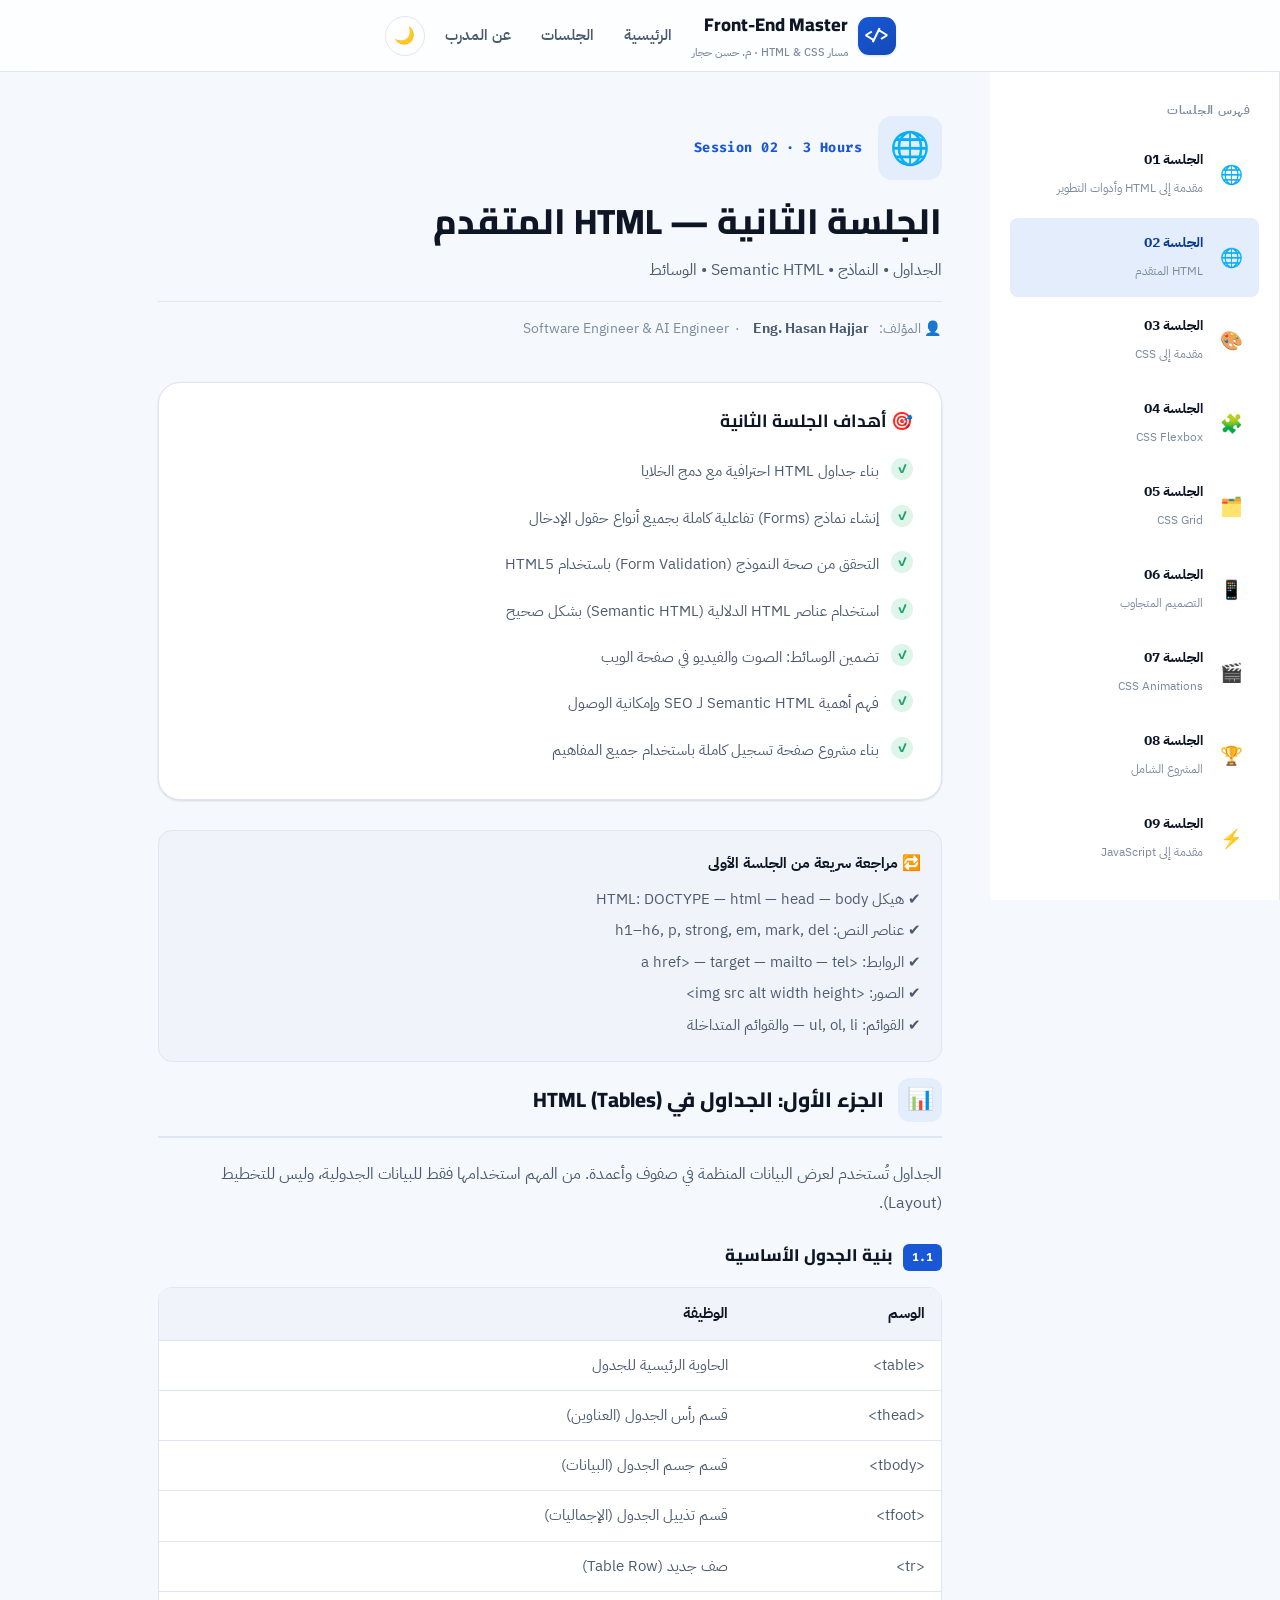
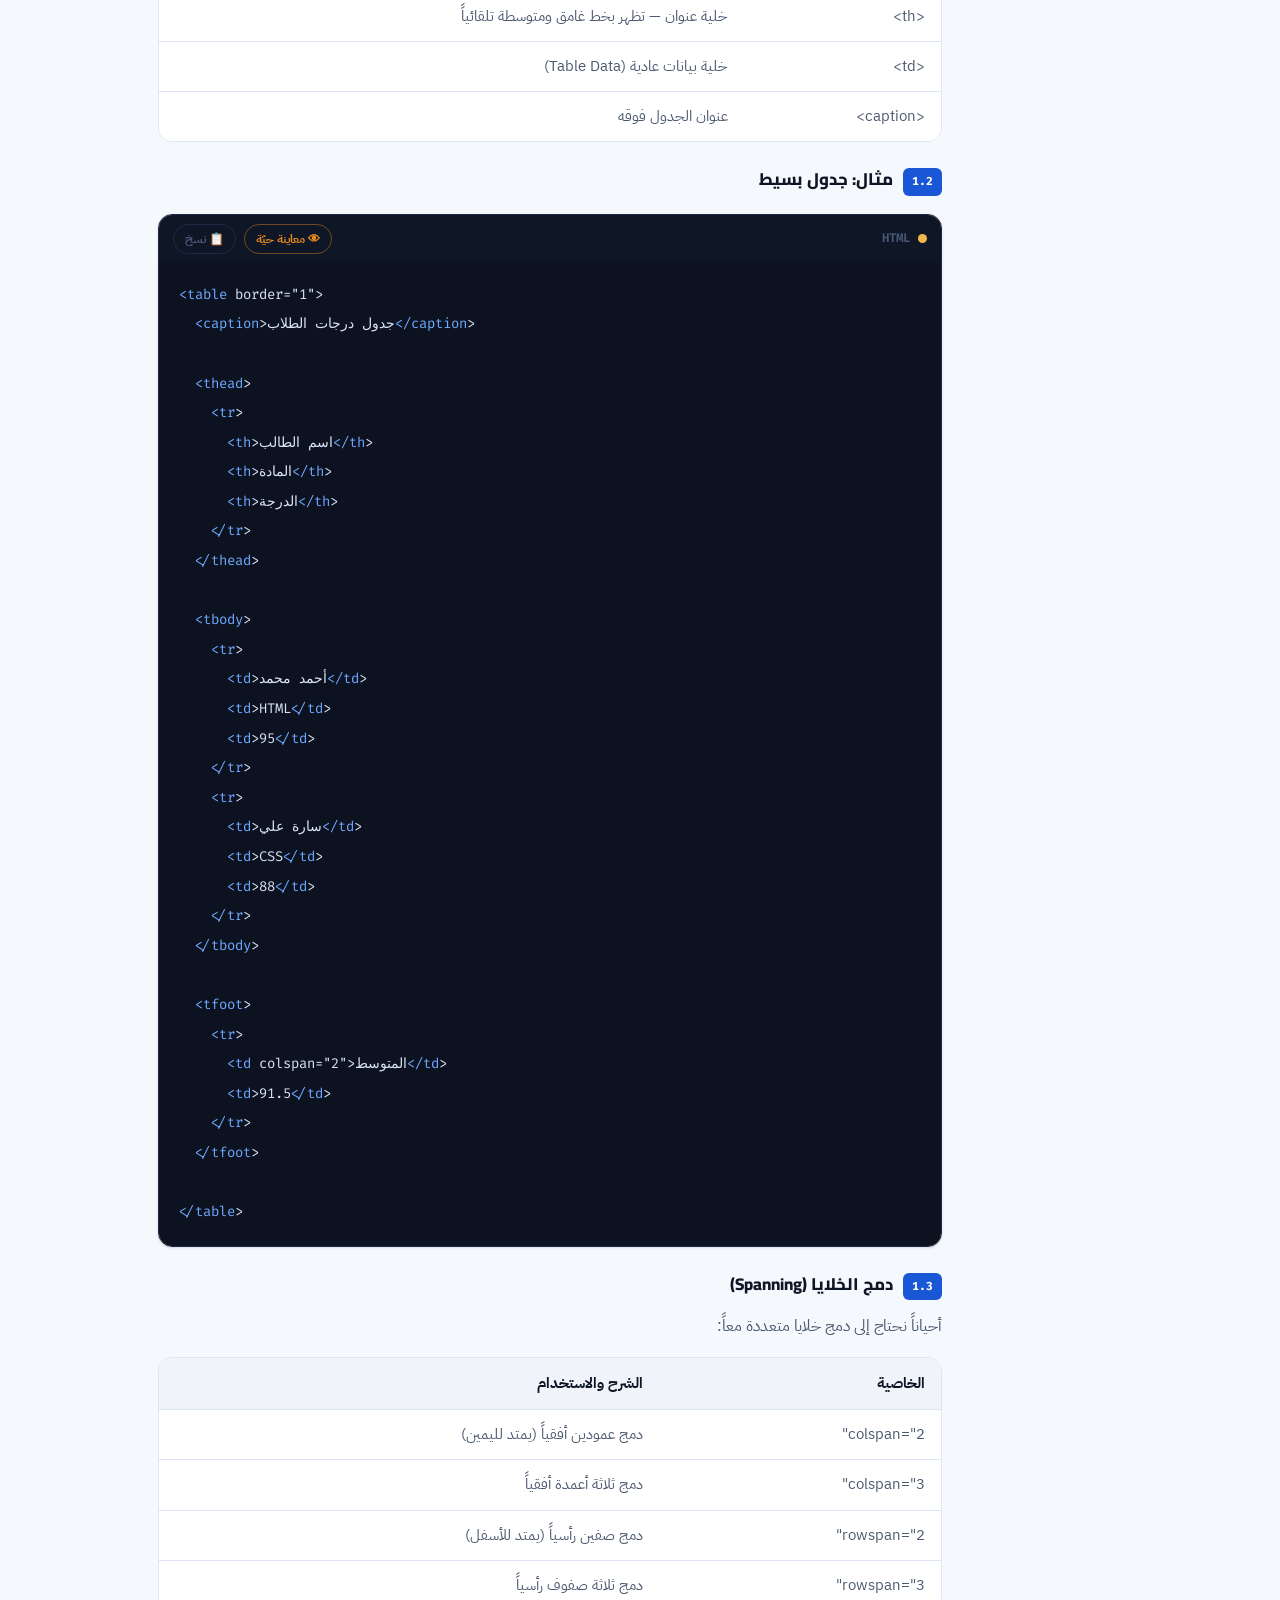
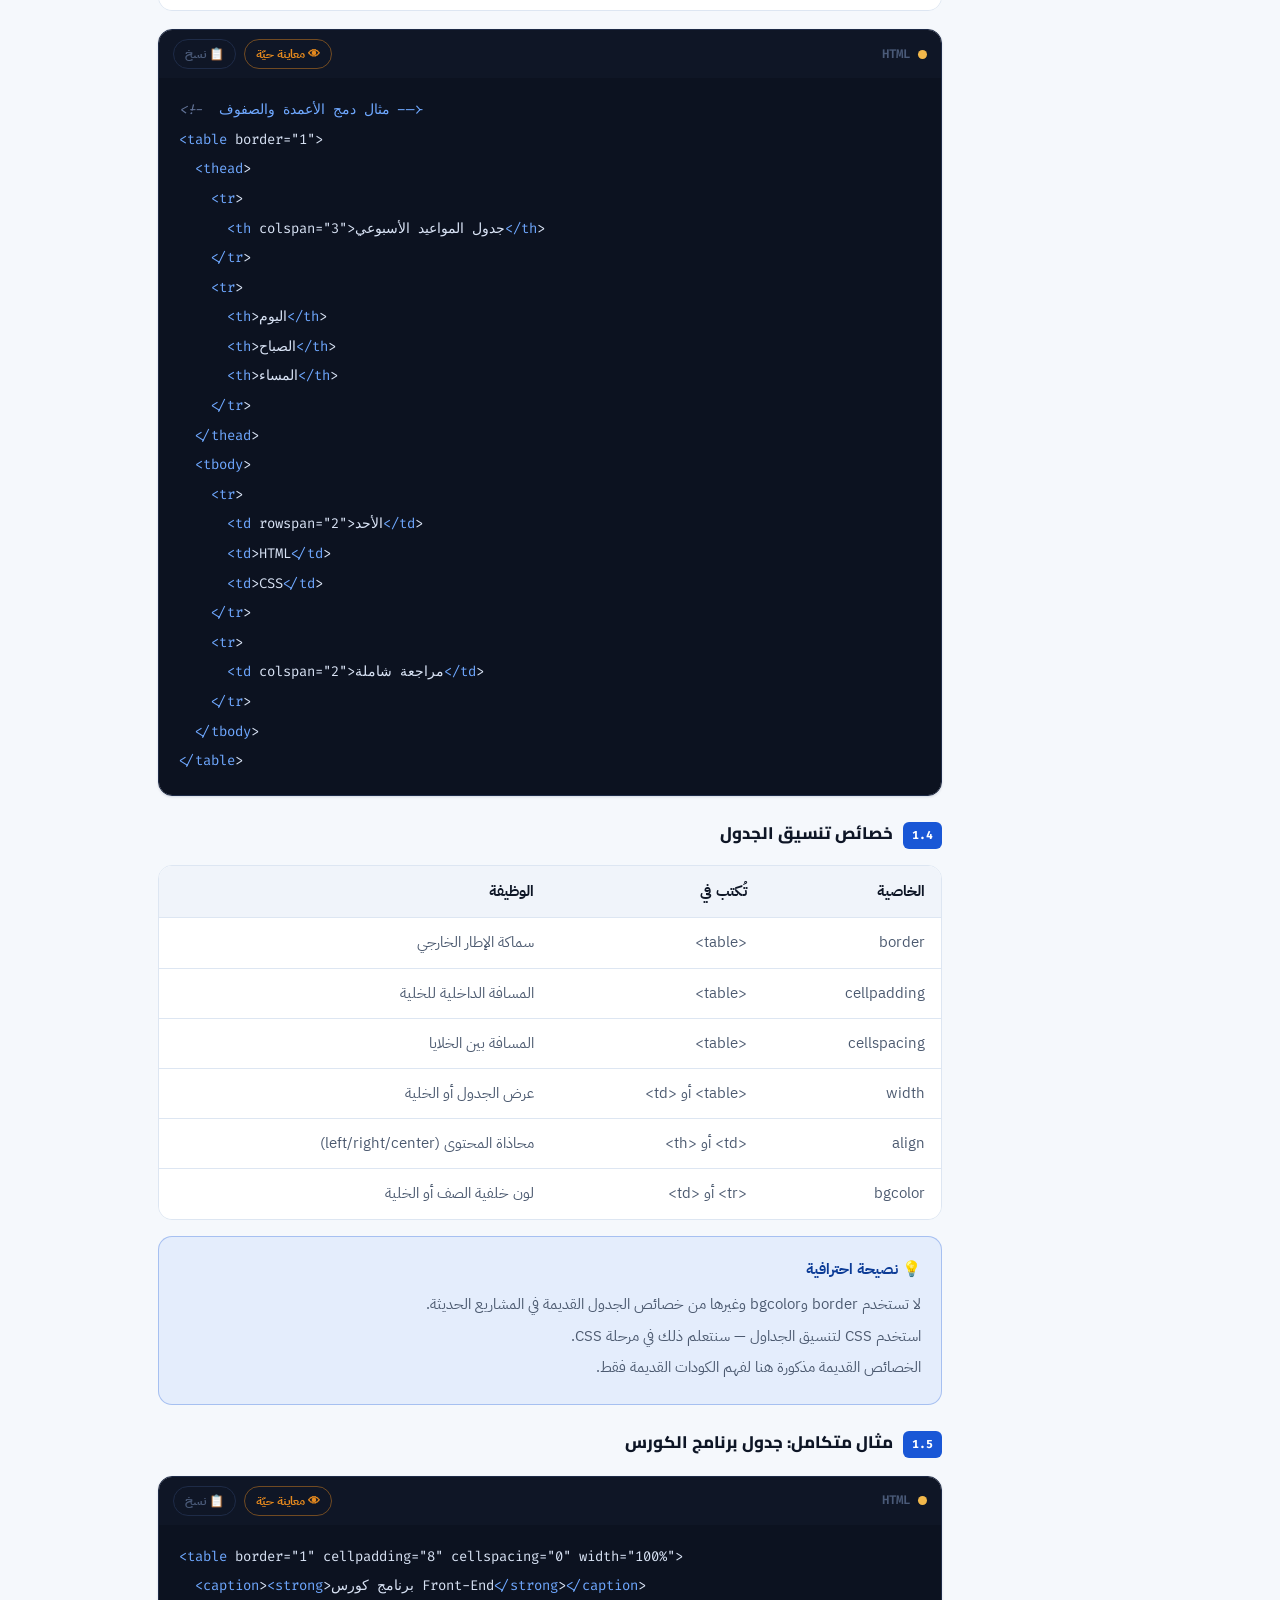
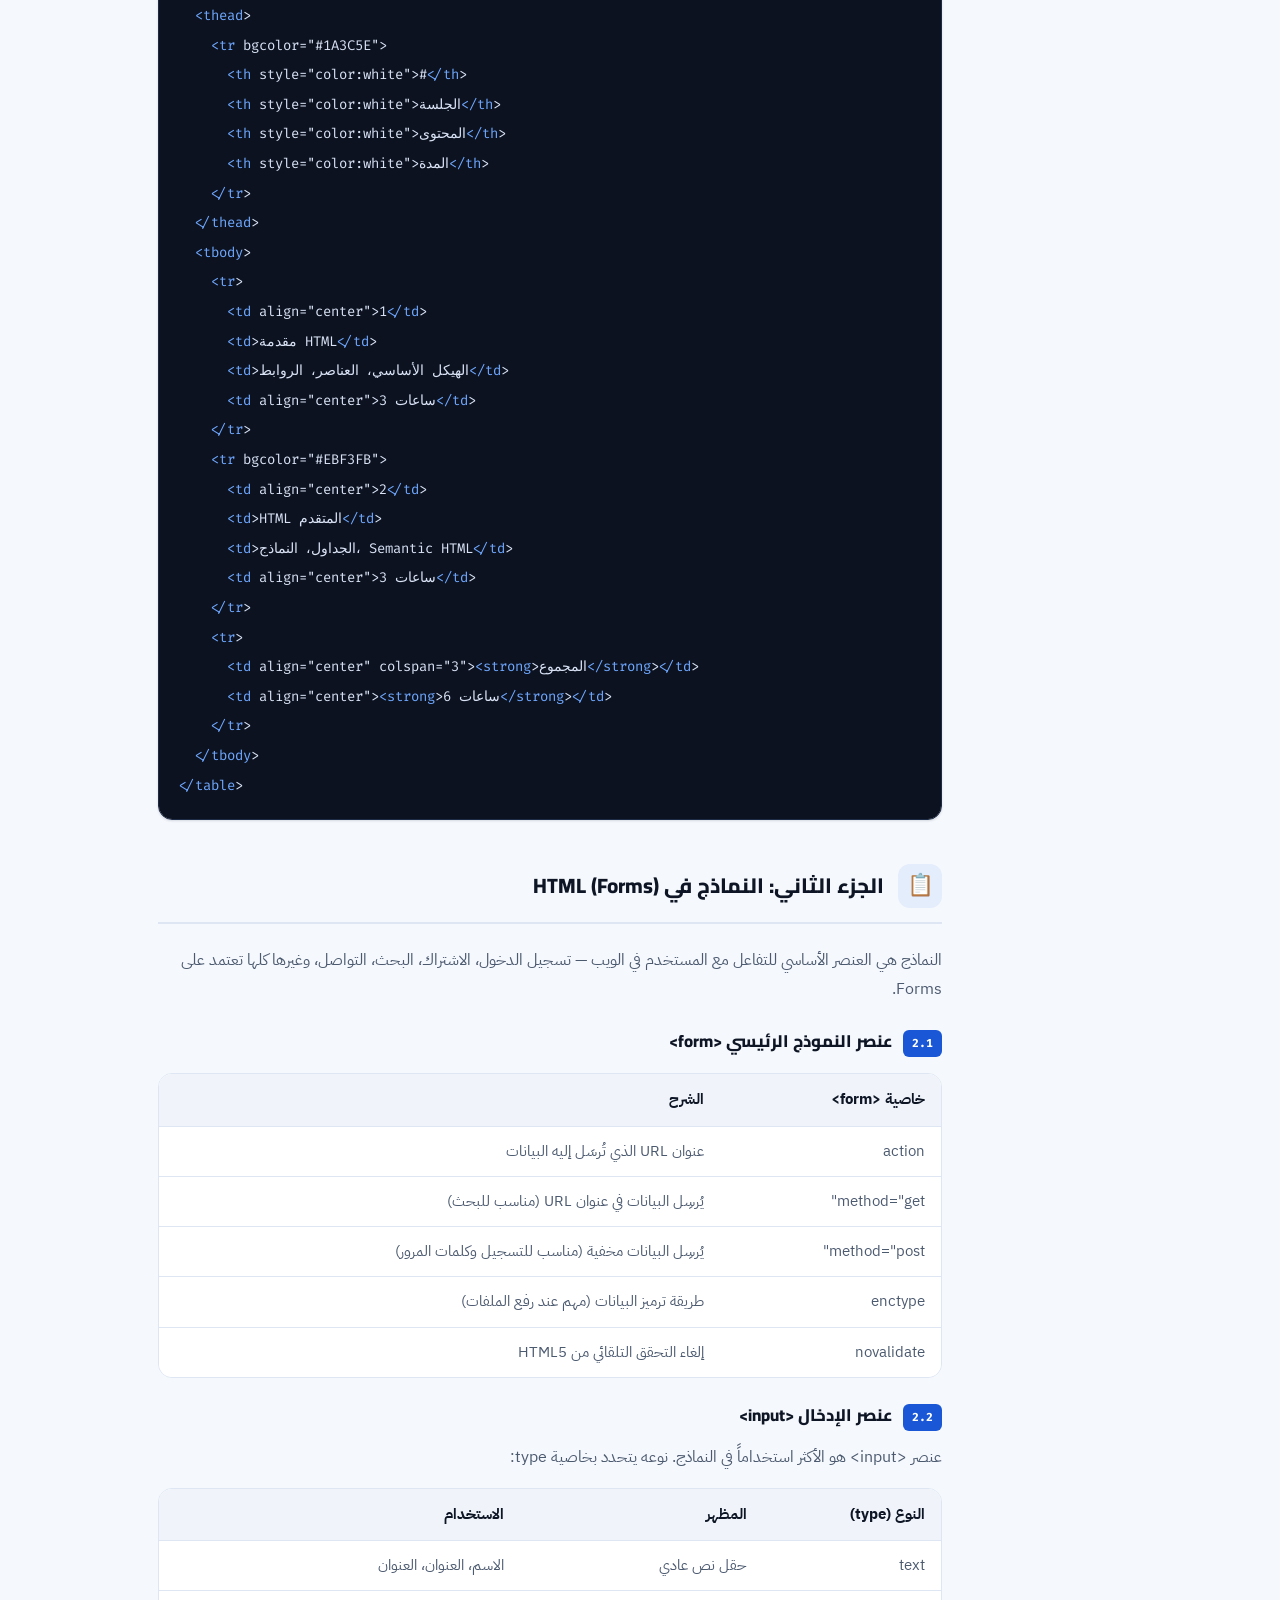
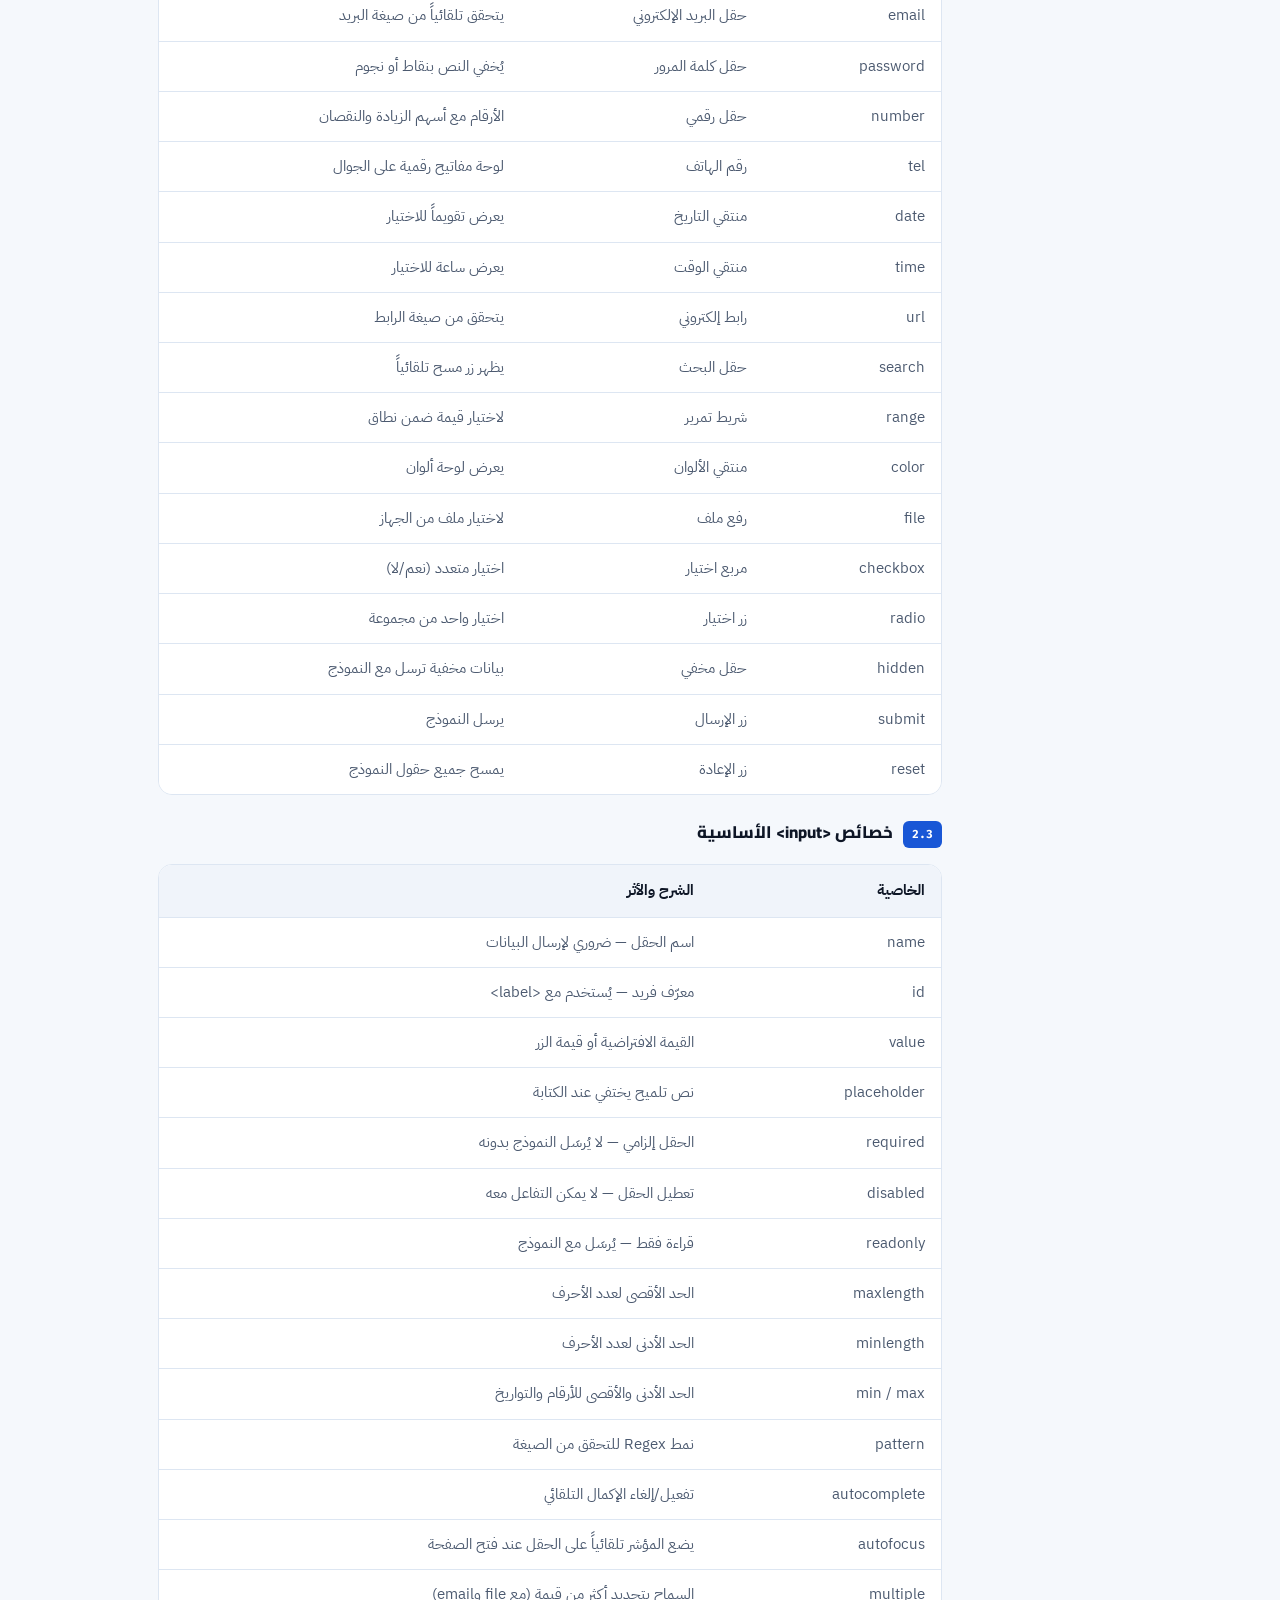
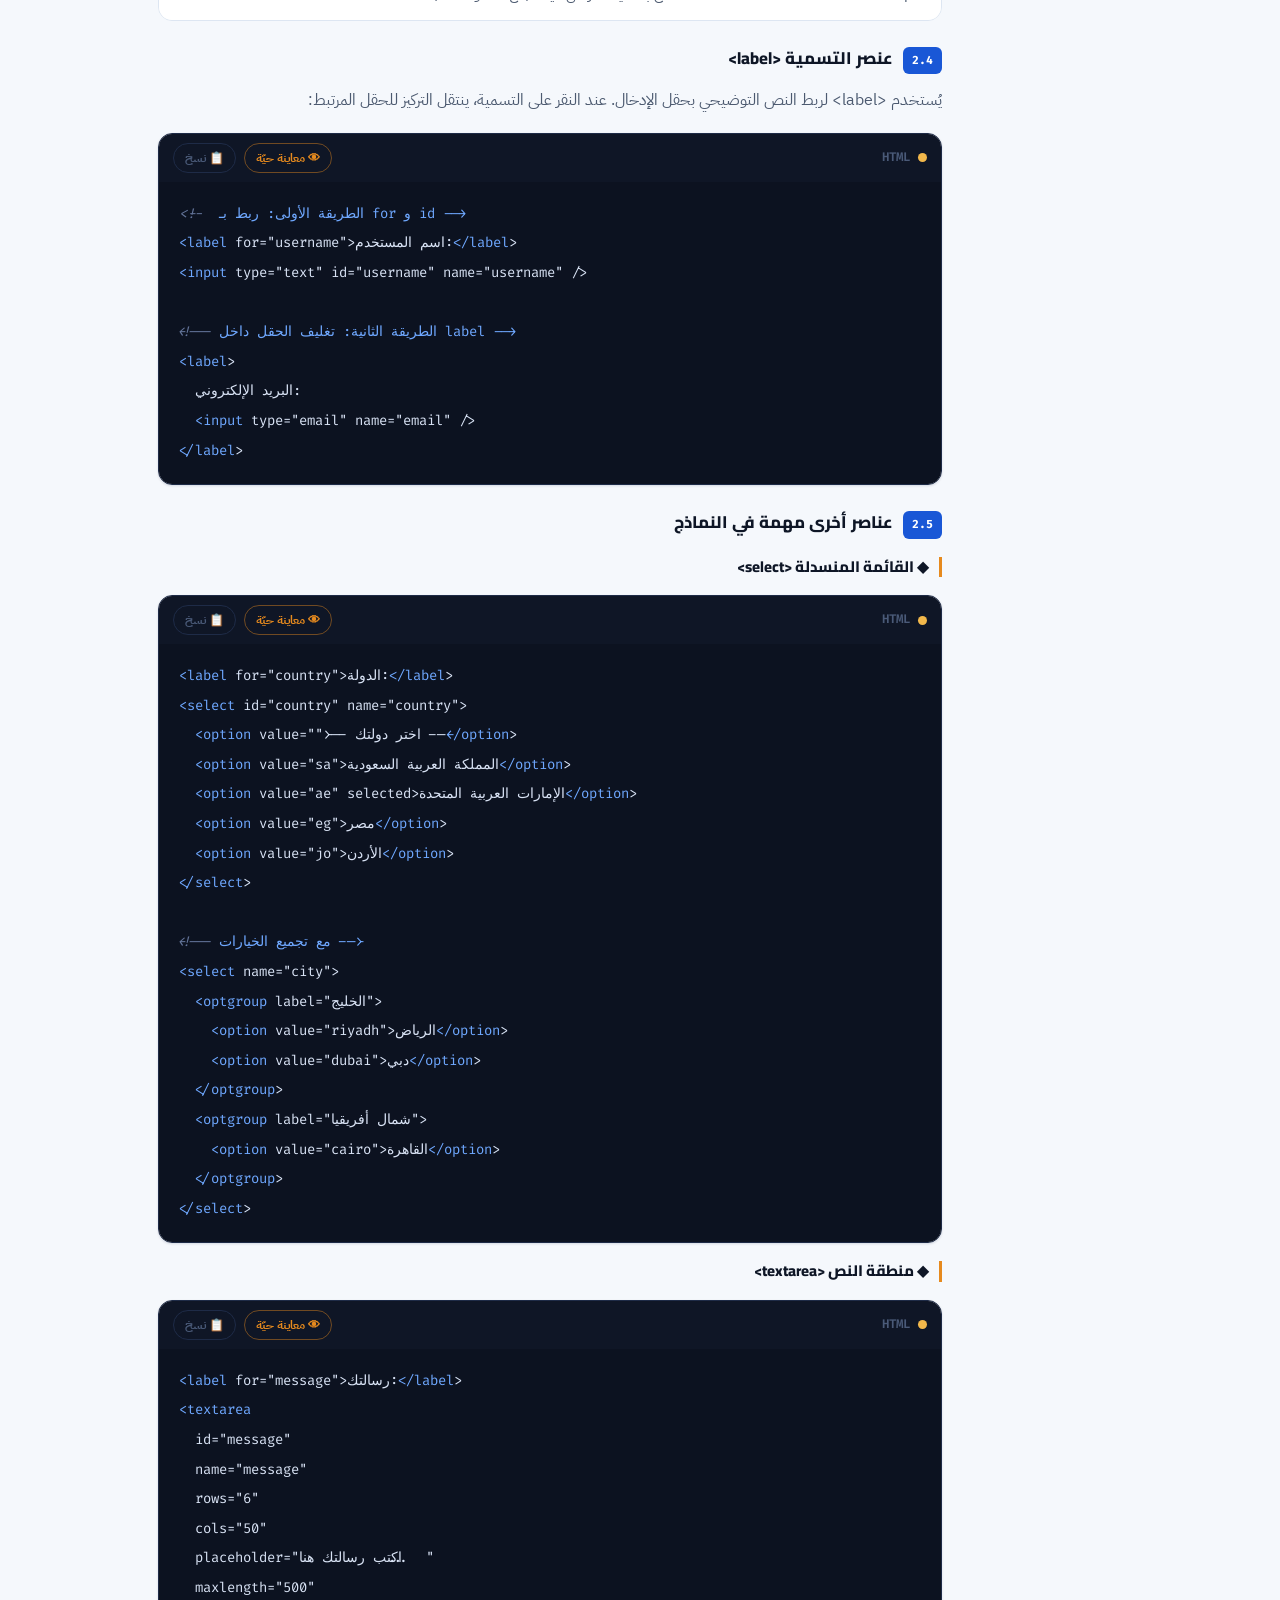
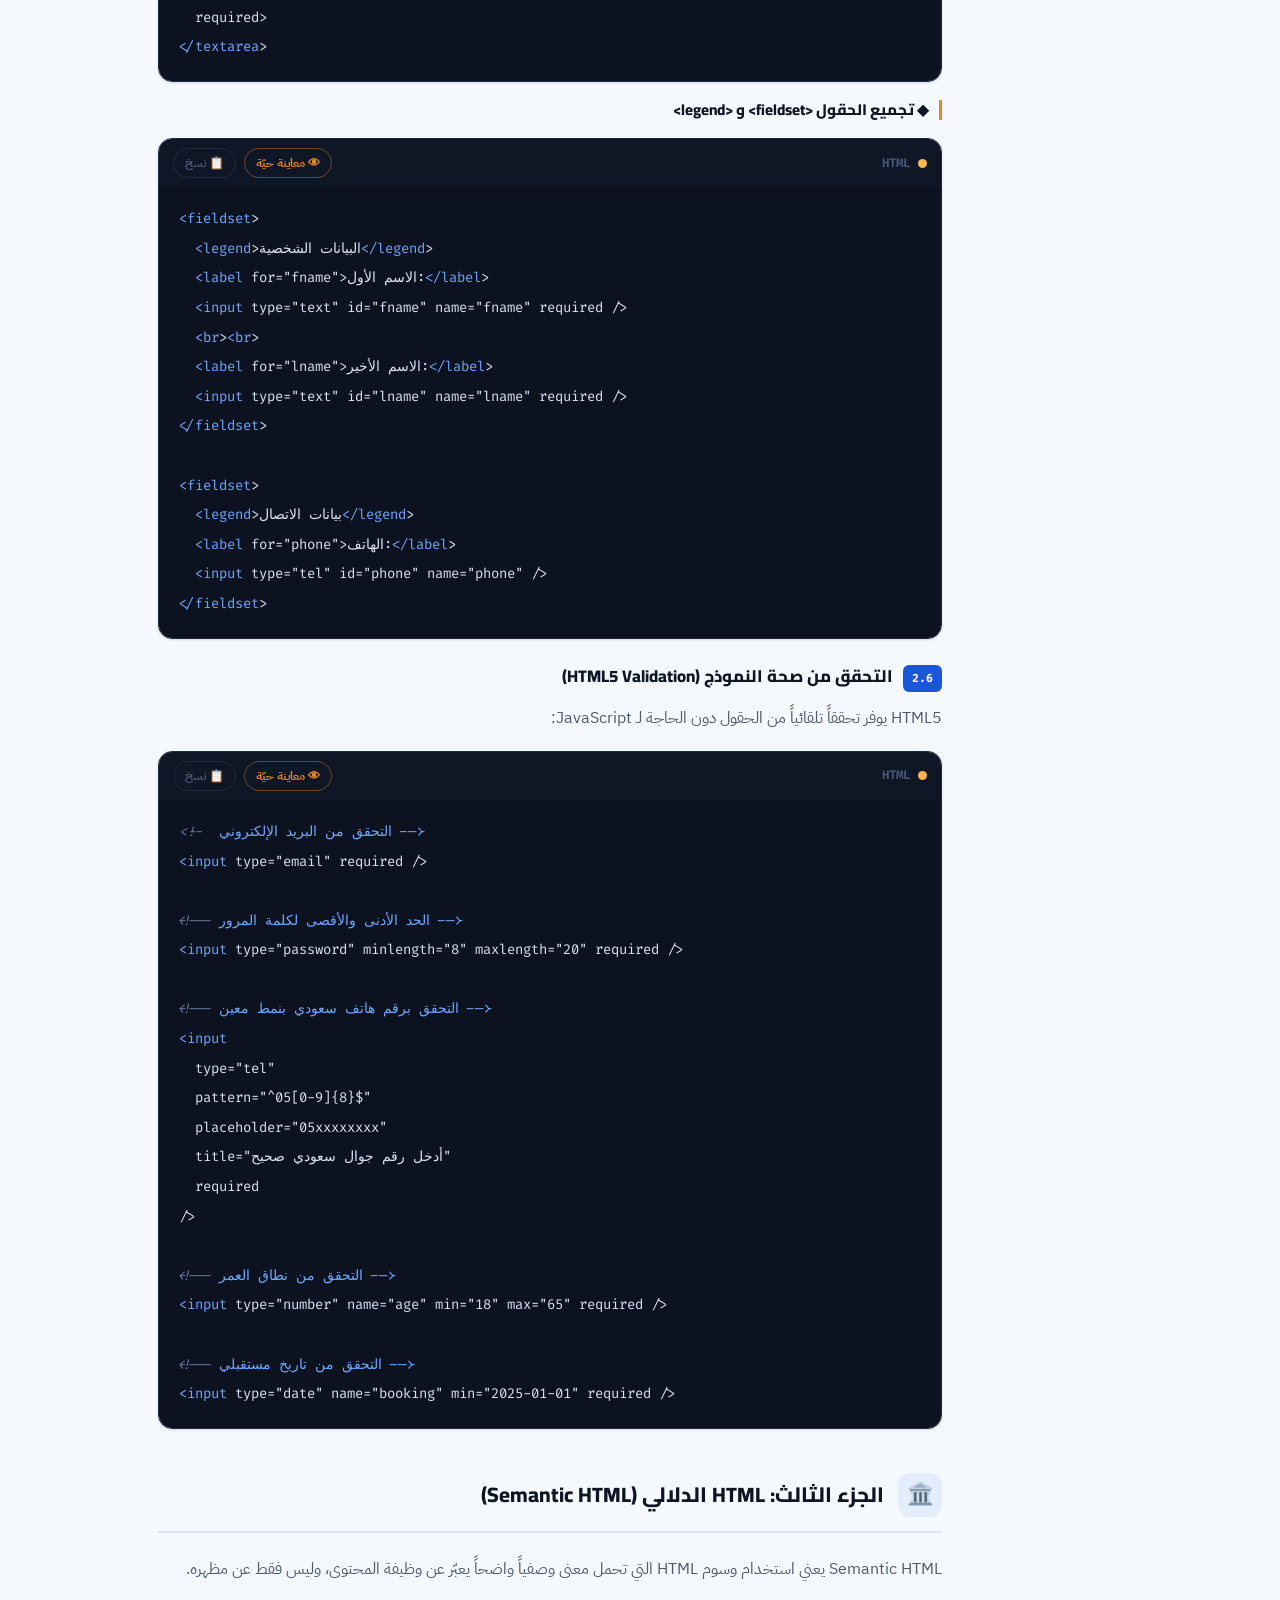
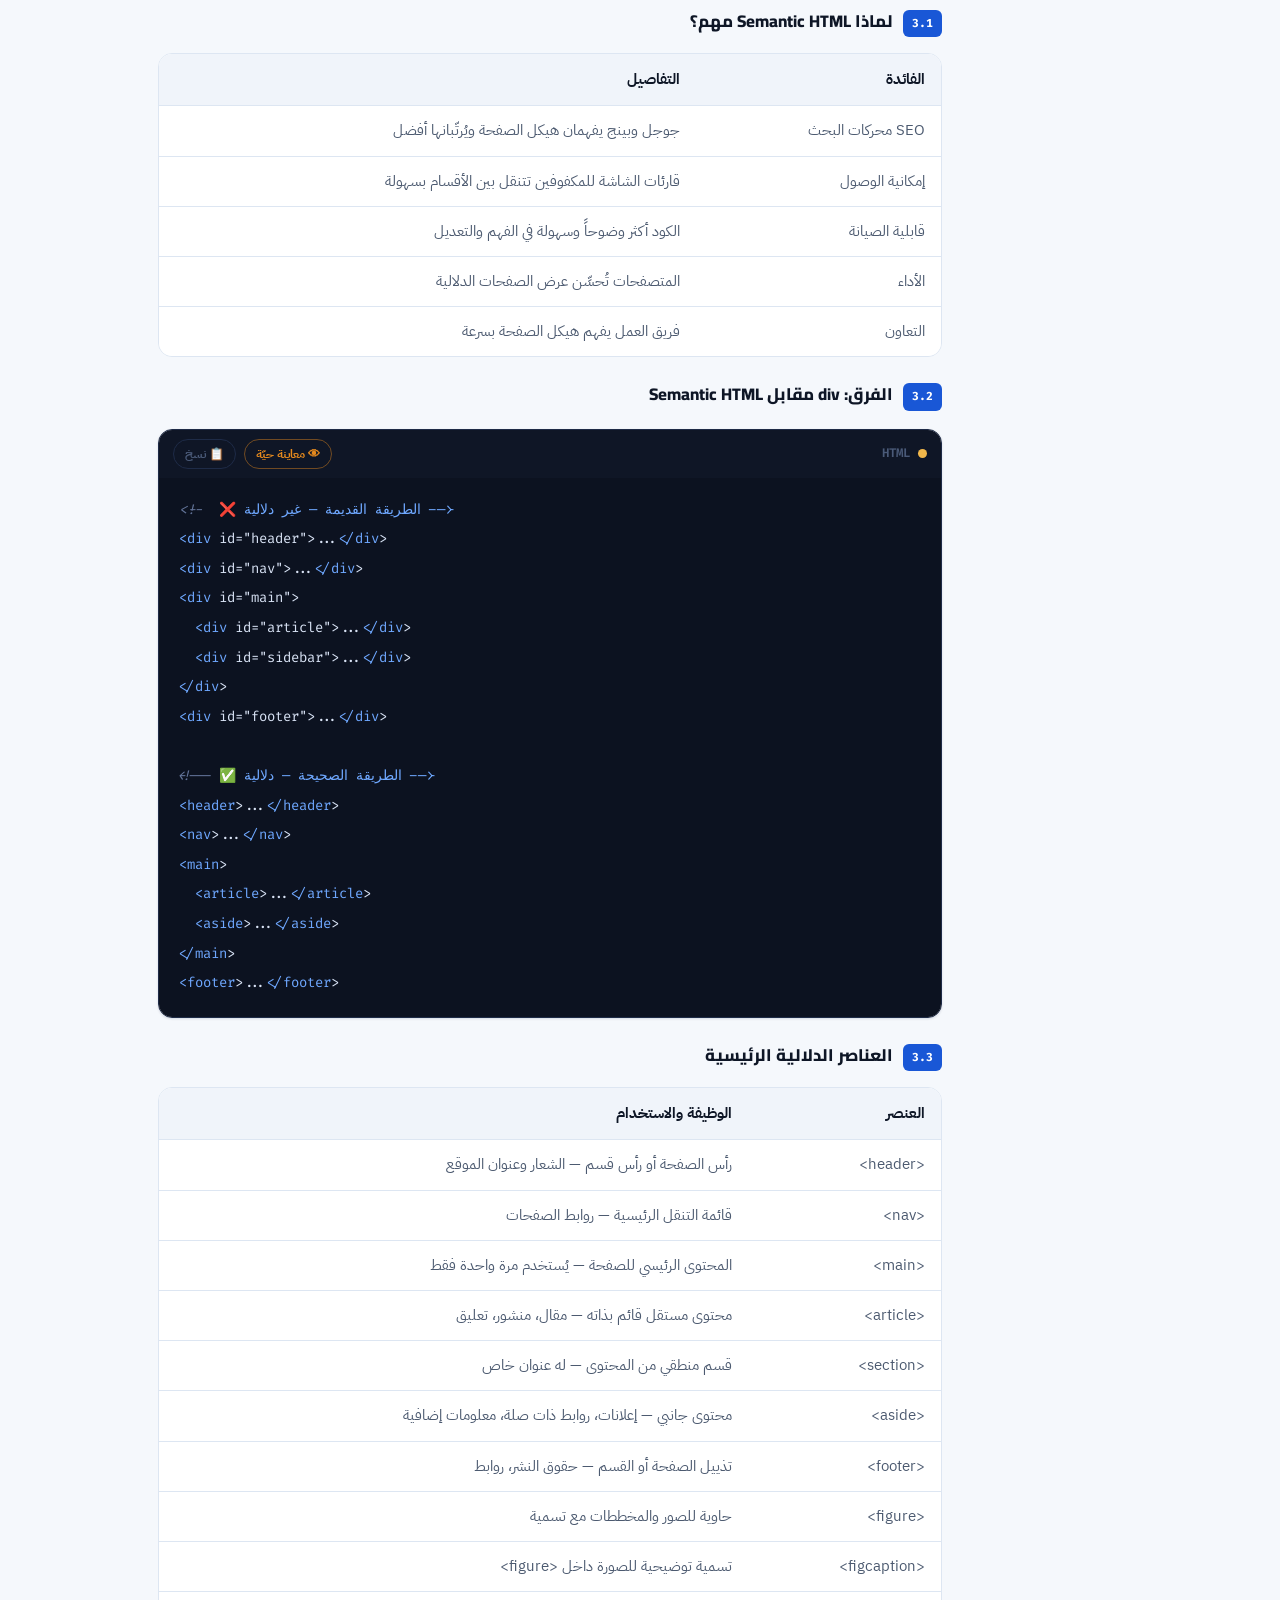
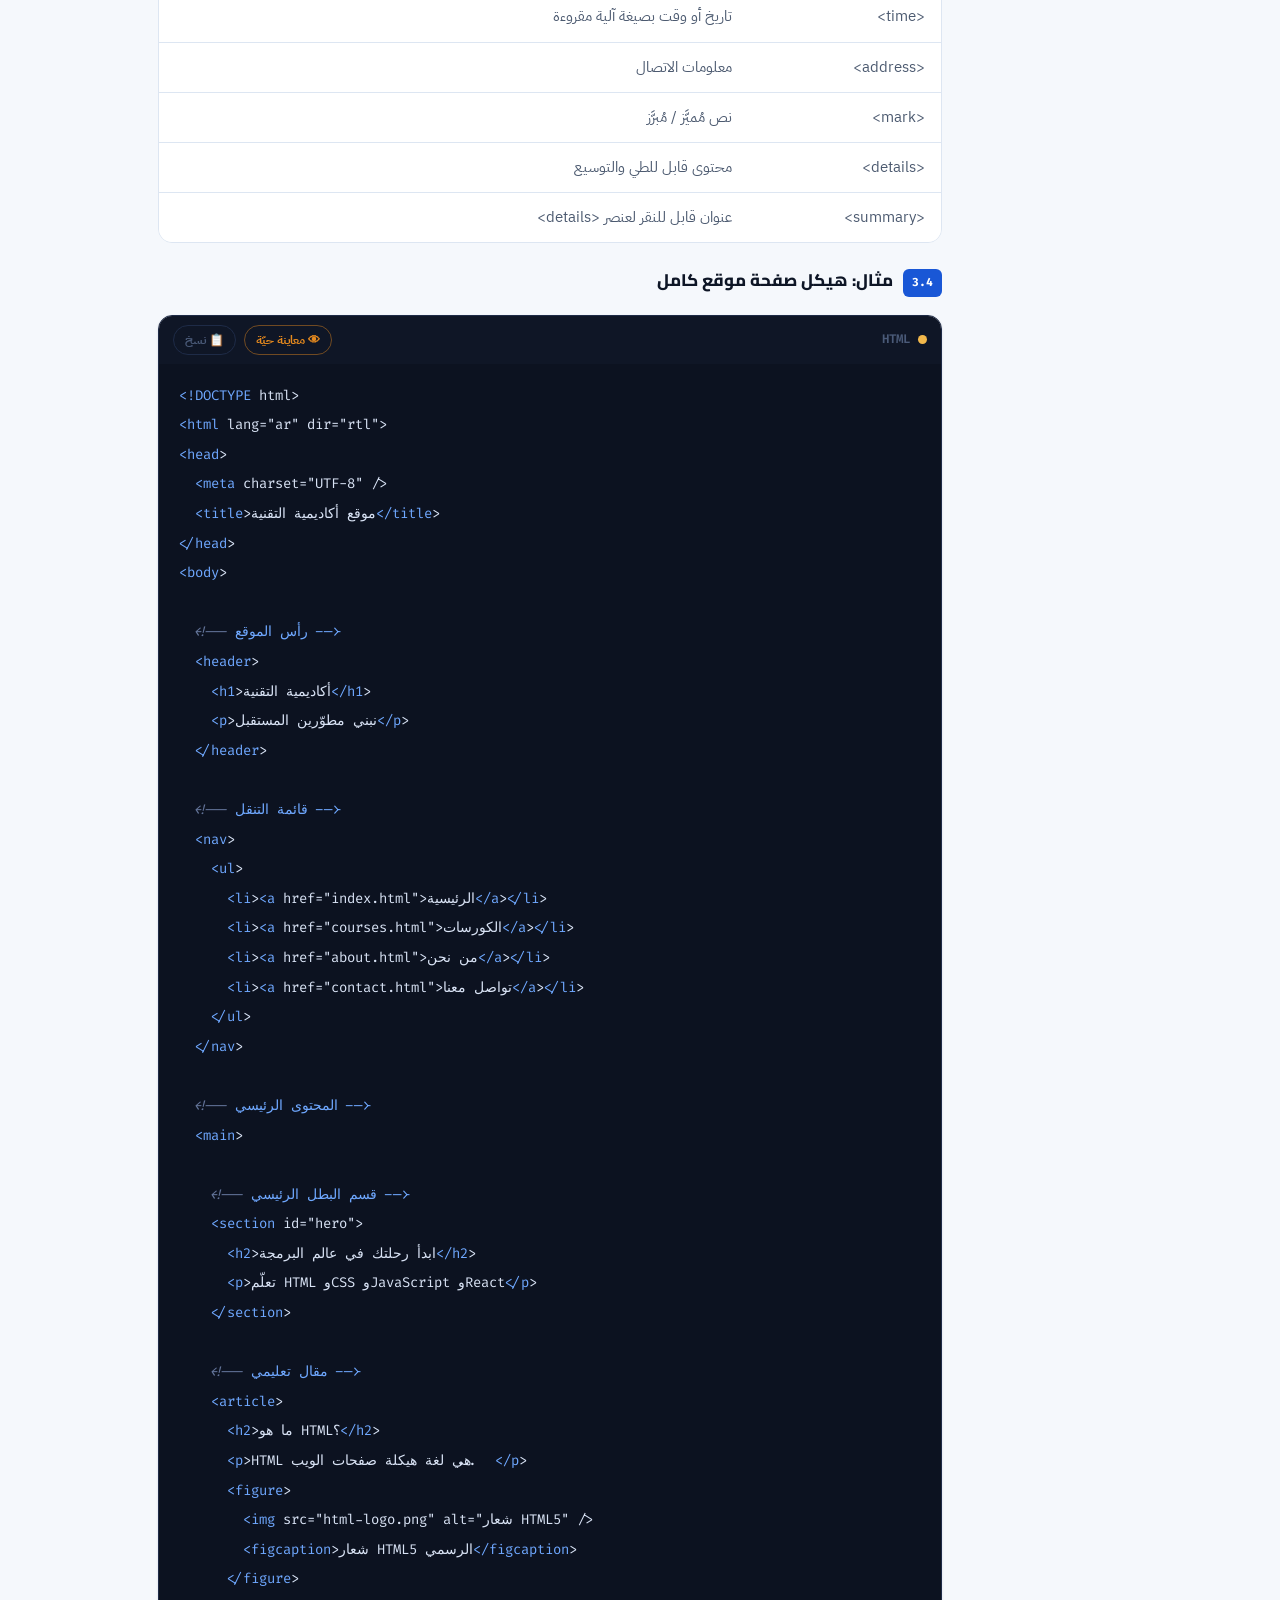
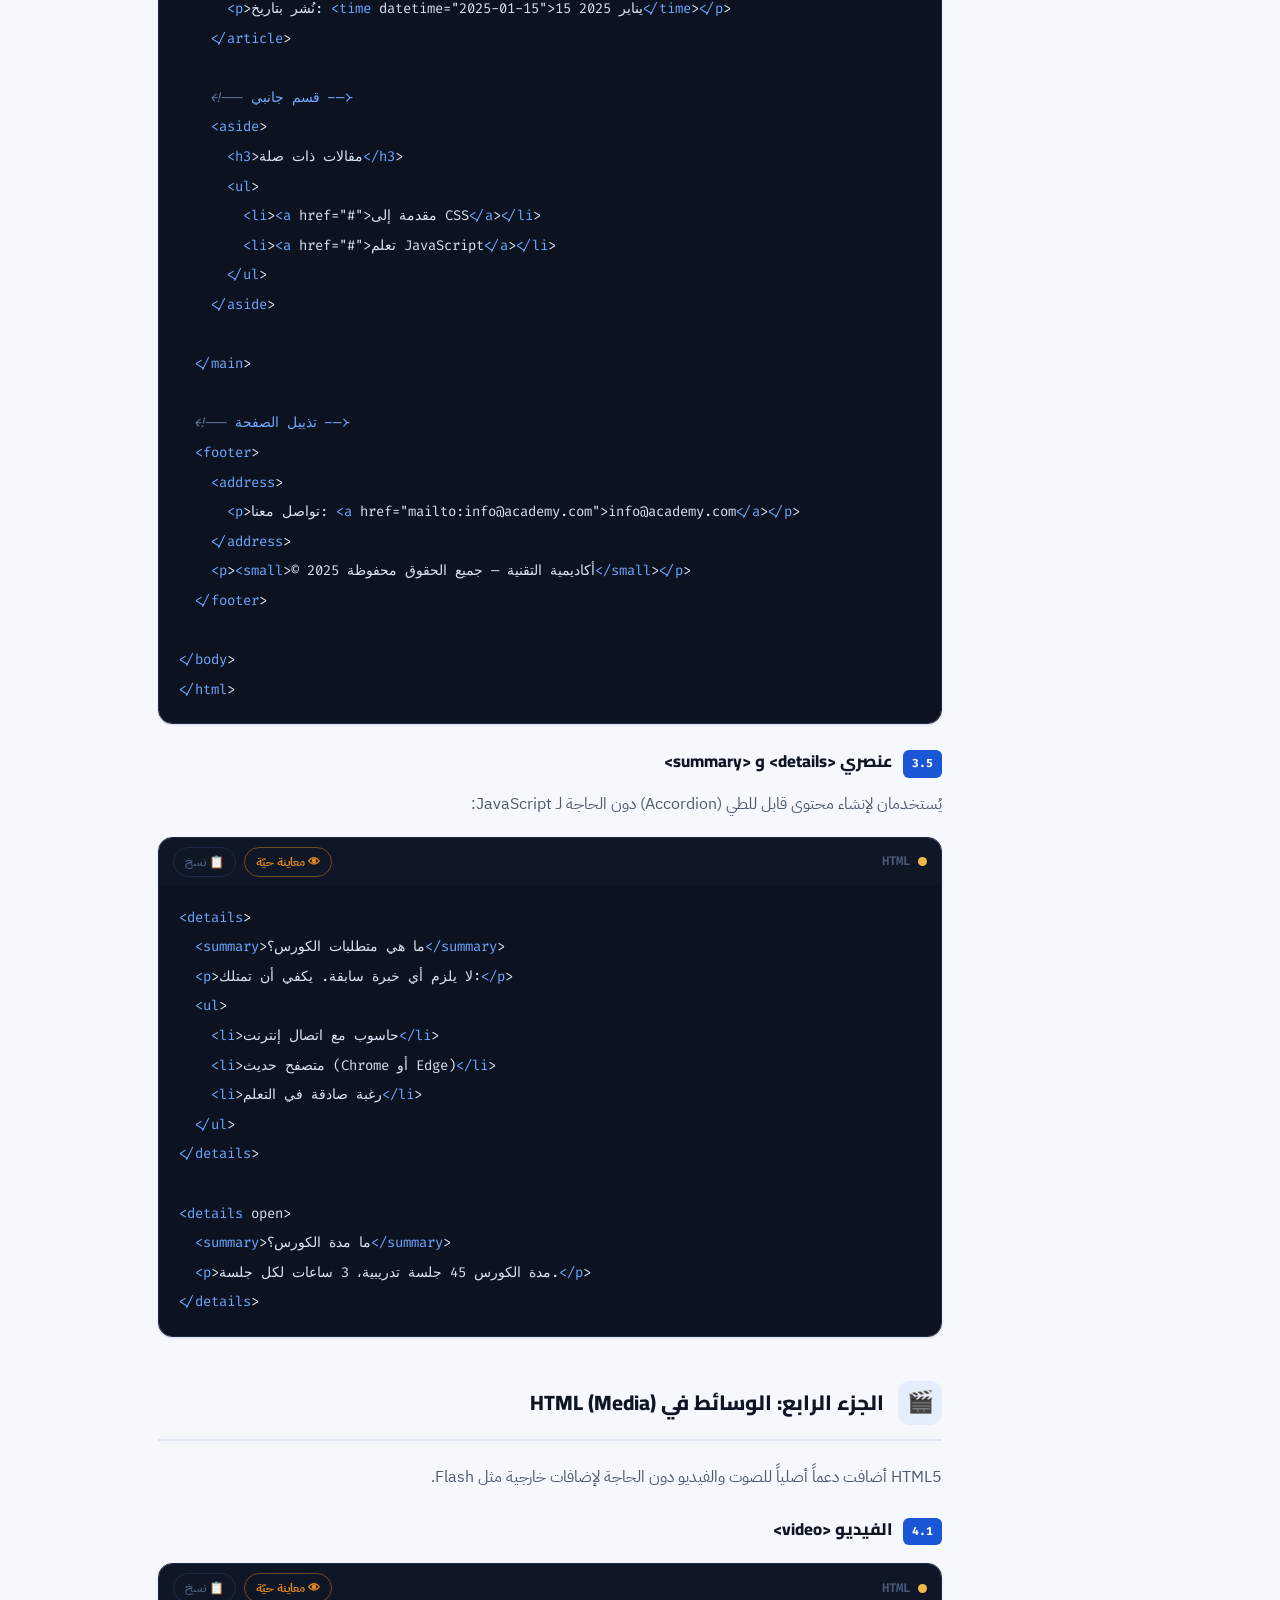
<file: lesson-02.html>
<!DOCTYPE html>
<html lang="ar" dir="rtl">
<head>
<meta charset="UTF-8">
<meta name="viewport" content="width=device-width, initial-scale=1.0">
<title>الجلسة 02 — HTML المتقدم | Front-End Master Book</title>
<meta name="description" content="HTML المتقدم — الجداول • النماذج • Semantic HTML • الوسائط">
<link rel="preconnect" href="https://fonts.googleapis.com">
<link rel="preconnect" href="https://fonts.gstatic.com" crossorigin>
<link href="https://fonts.googleapis.com/css2?family=Cairo:wght@600;700;800;900&family=IBM+Plex+Sans+Arabic:wght@400;500;600;700&family=Fira+Code:wght@400;500&display=swap" rel="stylesheet">
<link rel="stylesheet" href="style.css">
</head>
<body data-lesson-id="02">

<nav class="navbar">
  <div class="container">
    <a href="index.html" class="brand">
      <span class="brand-mark">&lt;/&gt;</span>
      <span>Front-End Master
        <small>مسار HTML &amp; CSS · م. حسن حجار</small>
      </span>
    </a>
    <div class="nav-links">
      <a href="index.html">الرئيسية</a>
      <a href="index.html#lessons">الجلسات</a>
      <a href="index.html#about">عن المدرب</a>
    </div>
    <div class="nav-actions">
      <button class="icon-btn theme-toggle" aria-label="تبديل الوضع الليلي">
        <span class="moon">🌙</span><span class="sun">☀️</span>
      </button>
      <button class="icon-btn sidebar-toggle-btn" aria-label="فهرس الجلسات">📑</button>
      <button class="icon-btn nav-toggle" aria-label="القائمة">☰</button>
    </div>
  </div>
</nav>

<div class="mobile-menu">
  <a href="index.html">الرئيسية</a>
  <a href="index.html#lessons">الجلسات</a>
  <a href="index.html#about">عن المدرب</a>
</div>

<div class="lesson-shell">
  <aside class="sidebar">
    <div class="sidebar-title">فهرس الجلسات</div>
    <div data-sidebar-list></div>
    <div class="sidebar-progress">
      <div class="track"><div class="fill"></div></div>
      <span></span>
    </div>
  </aside>

  <main class="lesson-main">
    <div class="container">
      <div class="lesson-header">
  <div class="top-row">
    <span class="emoji-badge">🌐</span>
    <div>
      <div class="session-tag">Session 02 &middot; 3 Hours</div>
    </div>
  </div>
  <h1>الجلسة الثانية — HTML المتقدم</h1>
  <p class="tags-line">الجداول • النماذج • Semantic HTML • الوسائط</p>
  <div class="author-line">👤 المؤلف: <b>Eng. Hasan Hajjar</b> &nbsp;·&nbsp; Software Engineer &amp; AI Engineer</div>
</div>

<div class="goals-card">
  <h2>🎯 أهداف الجلسة الثانية</h2>
  <ul class="goal-list"><li>بناء جداول HTML احترافية مع دمج الخلايا</li><li>إنشاء نماذج (Forms) تفاعلية كاملة بجميع أنواع حقول الإدخال</li><li>التحقق من صحة النموذج (Form Validation) باستخدام HTML5</li><li>استخدام عناصر HTML الدلالية (Semantic HTML) بشكل صحيح</li><li>تضمين الوسائط: الصوت والفيديو في صفحة الويب</li><li>فهم أهمية Semantic HTML لـ SEO وإمكانية الوصول</li><li>بناء مشروع صفحة تسجيل كاملة باستخدام جميع المفاهيم</li></ul>
</div><div class="callout info"><span class="callout-title">🔁 مراجعة سريعة من الجلسة الأولى</span><p>✔ هيكل HTML: DOCTYPE — html — head — body</p><p>✔ عناصر النص: h1–h6, p, strong, em, mark, del</p><p>✔ الروابط: &lt;a href&gt; — target — mailto — tel</p><p>✔ الصور: &lt;img src alt width height&gt;</p><p>✔ القوائم: ul, ol, li — والقوائم المتداخلة</p></div>
<div class="part"><div class="part-head"><span class="p-icon">📊</span><h2>الجزء الأول: الجداول في HTML (Tables)</h2></div><p class="blk-para">الجداول تُستخدم لعرض البيانات المنظمة في صفوف وأعمدة. من المهم استخدامها فقط للبيانات الجدولية، وليس للتخطيط (Layout).</p><div class="subsection"><div class="sub-head"><span class="sub-num">1.1</span><h3>بنية الجدول الأساسية</h3></div><div class="tbl-wrap"><table class="data-tbl"><thead><tr><th>الوسم</th><th>الوظيفة</th></tr></thead><tbody><tr><td>&lt;table&gt;</td><td>الحاوية الرئيسية للجدول</td></tr><tr><td>&lt;thead&gt;</td><td>قسم رأس الجدول (العناوين)</td></tr><tr><td>&lt;tbody&gt;</td><td>قسم جسم الجدول (البيانات)</td></tr><tr><td>&lt;tfoot&gt;</td><td>قسم تذييل الجدول (الإجماليات)</td></tr><tr><td>&lt;tr&gt;</td><td>صف جديد (Table Row)</td></tr><tr><td>&lt;th&gt;</td><td>خلية عنوان — تظهر بخط غامق ومتوسطة تلقائياً</td></tr><tr><td>&lt;td&gt;</td><td>خلية بيانات عادية (Table Data)</td></tr><tr><td>&lt;caption&gt;</td><td>عنوان الجدول فوقه</td></tr></tbody></table></div></div><div class="subsection"><div class="sub-head"><span class="sub-num">1.2</span><h3>مثال: جدول بسيط</h3></div><div class="preview-group">
  <div class="code-block" data-lang="html">
    <div class="code-head">
      <span class="code-lang"><span class="cdot html"></span>HTML</span>
      <div class="code-actions">
        <button class="code-btn preview-btn">👁 معاينة حيّة</button>
        <button class="code-btn copy-btn">📋 نسخ</button>
      </div>
    </div>
    <pre><code data-role="html-code">&lt;table border="1"&gt;
  &lt;caption&gt;جدول درجات الطلاب&lt;/caption&gt;

  &lt;thead&gt;
    &lt;tr&gt;
      &lt;th&gt;اسم الطالب&lt;/th&gt;
      &lt;th&gt;المادة&lt;/th&gt;
      &lt;th&gt;الدرجة&lt;/th&gt;
    &lt;/tr&gt;
  &lt;/thead&gt;

  &lt;tbody&gt;
    &lt;tr&gt;
      &lt;td&gt;أحمد محمد&lt;/td&gt;
      &lt;td&gt;HTML&lt;/td&gt;
      &lt;td&gt;95&lt;/td&gt;
    &lt;/tr&gt;
    &lt;tr&gt;
      &lt;td&gt;سارة علي&lt;/td&gt;
      &lt;td&gt;CSS&lt;/td&gt;
      &lt;td&gt;88&lt;/td&gt;
    &lt;/tr&gt;
  &lt;/tbody&gt;

  &lt;tfoot&gt;
    &lt;tr&gt;
      &lt;td colspan="2"&gt;المتوسط&lt;/td&gt;
      &lt;td&gt;91.5&lt;/td&gt;
    &lt;/tr&gt;
  &lt;/tfoot&gt;

&lt;/table&gt;</code></pre>
  </div>
  <div class="live-preview-wrap">
    <div class="live-preview-bar"><span>👁 المعاينة الحيّة</span><button class="live-preview-close">✕ إغلاق</button></div>
    <iframe class="live-preview-frame" title="معاينة حيّة"></iframe>
  </div>
</div></div><div class="subsection"><div class="sub-head"><span class="sub-num">1.3</span><h3>دمج الخلايا (Spanning)</h3></div><p class="blk-para">أحياناً نحتاج إلى دمج خلايا متعددة معاً:</p><div class="tbl-wrap"><table class="data-tbl"><thead><tr><th>الخاصية</th><th>الشرح والاستخدام</th></tr></thead><tbody><tr><td>colspan="2"</td><td>دمج عمودين أفقياً (يمتد لليمين)</td></tr><tr><td>colspan="3"</td><td>دمج ثلاثة أعمدة أفقياً</td></tr><tr><td>rowspan="2"</td><td>دمج صفين رأسياً (يمتد للأسفل)</td></tr><tr><td>rowspan="3"</td><td>دمج ثلاثة صفوف رأسياً</td></tr></tbody></table></div><div class="preview-group">
  <div class="code-block" data-lang="html">
    <div class="code-head">
      <span class="code-lang"><span class="cdot html"></span>HTML</span>
      <div class="code-actions">
        <button class="code-btn preview-btn">👁 معاينة حيّة</button>
        <button class="code-btn copy-btn">📋 نسخ</button>
      </div>
    </div>
    <pre><code data-role="html-code">&lt;!-- مثال دمج الأعمدة والصفوف --&gt;
&lt;table border="1"&gt;
  &lt;thead&gt;
    &lt;tr&gt;
      &lt;th colspan="3"&gt;جدول المواعيد الأسبوعي&lt;/th&gt;
    &lt;/tr&gt;
    &lt;tr&gt;
      &lt;th&gt;اليوم&lt;/th&gt;
      &lt;th&gt;الصباح&lt;/th&gt;
      &lt;th&gt;المساء&lt;/th&gt;
    &lt;/tr&gt;
  &lt;/thead&gt;
  &lt;tbody&gt;
    &lt;tr&gt;
      &lt;td rowspan="2"&gt;الأحد&lt;/td&gt;
      &lt;td&gt;HTML&lt;/td&gt;
      &lt;td&gt;CSS&lt;/td&gt;
    &lt;/tr&gt;
    &lt;tr&gt;
      &lt;td colspan="2"&gt;مراجعة شاملة&lt;/td&gt;
    &lt;/tr&gt;
  &lt;/tbody&gt;
&lt;/table&gt;</code></pre>
  </div>
  <div class="live-preview-wrap">
    <div class="live-preview-bar"><span>👁 المعاينة الحيّة</span><button class="live-preview-close">✕ إغلاق</button></div>
    <iframe class="live-preview-frame" title="معاينة حيّة"></iframe>
  </div>
</div></div><div class="subsection"><div class="sub-head"><span class="sub-num">1.4</span><h3>خصائص تنسيق الجدول</h3></div><div class="tbl-wrap"><table class="data-tbl"><thead><tr><th>الخاصية</th><th>تُكتب في</th><th>الوظيفة</th></tr></thead><tbody><tr><td>border</td><td>&lt;table&gt;</td><td>سماكة الإطار الخارجي</td></tr><tr><td>cellpadding</td><td>&lt;table&gt;</td><td>المسافة الداخلية للخلية</td></tr><tr><td>cellspacing</td><td>&lt;table&gt;</td><td>المسافة بين الخلايا</td></tr><tr><td>width</td><td>&lt;table&gt; أو &lt;td&gt;</td><td>عرض الجدول أو الخلية</td></tr><tr><td>align</td><td>&lt;td&gt; أو &lt;th&gt;</td><td>محاذاة المحتوى (left/right/center)</td></tr><tr><td>bgcolor</td><td>&lt;tr&gt; أو &lt;td&gt;</td><td>لون خلفية الصف أو الخلية</td></tr></tbody></table></div><div class="callout tip"><span class="callout-title">💡 نصيحة احترافية</span><p>لا تستخدم border وbgcolor وغيرها من خصائص الجدول القديمة في المشاريع الحديثة.</p><p>استخدم CSS لتنسيق الجداول — سنتعلم ذلك في مرحلة CSS.</p><p>الخصائص القديمة مذكورة هنا لفهم الكودات القديمة فقط.</p></div></div><div class="subsection"><div class="sub-head"><span class="sub-num">1.5</span><h3>مثال متكامل: جدول برنامج الكورس</h3></div><div class="preview-group">
  <div class="code-block" data-lang="html">
    <div class="code-head">
      <span class="code-lang"><span class="cdot html"></span>HTML</span>
      <div class="code-actions">
        <button class="code-btn preview-btn">👁 معاينة حيّة</button>
        <button class="code-btn copy-btn">📋 نسخ</button>
      </div>
    </div>
    <pre><code data-role="html-code">&lt;table border="1" cellpadding="8" cellspacing="0" width="100%"&gt;
  &lt;caption&gt;&lt;strong&gt;برنامج كورس Front-End&lt;/strong&gt;&lt;/caption&gt;
  &lt;thead&gt;
    &lt;tr bgcolor="#1A3C5E"&gt;
      &lt;th style="color:white"&gt;#&lt;/th&gt;
      &lt;th style="color:white"&gt;الجلسة&lt;/th&gt;
      &lt;th style="color:white"&gt;المحتوى&lt;/th&gt;
      &lt;th style="color:white"&gt;المدة&lt;/th&gt;
    &lt;/tr&gt;
  &lt;/thead&gt;
  &lt;tbody&gt;
    &lt;tr&gt;
      &lt;td align="center"&gt;1&lt;/td&gt;
      &lt;td&gt;مقدمة HTML&lt;/td&gt;
      &lt;td&gt;الهيكل الأساسي، العناصر، الروابط&lt;/td&gt;
      &lt;td align="center"&gt;3 ساعات&lt;/td&gt;
    &lt;/tr&gt;
    &lt;tr bgcolor="#EBF3FB"&gt;
      &lt;td align="center"&gt;2&lt;/td&gt;
      &lt;td&gt;HTML المتقدم&lt;/td&gt;
      &lt;td&gt;الجداول، النماذج، Semantic HTML&lt;/td&gt;
      &lt;td align="center"&gt;3 ساعات&lt;/td&gt;
    &lt;/tr&gt;
    &lt;tr&gt;
      &lt;td align="center" colspan="3"&gt;&lt;strong&gt;المجموع&lt;/strong&gt;&lt;/td&gt;
      &lt;td align="center"&gt;&lt;strong&gt;6 ساعات&lt;/strong&gt;&lt;/td&gt;
    &lt;/tr&gt;
  &lt;/tbody&gt;
&lt;/table&gt;</code></pre>
  </div>
  <div class="live-preview-wrap">
    <div class="live-preview-bar"><span>👁 المعاينة الحيّة</span><button class="live-preview-close">✕ إغلاق</button></div>
    <iframe class="live-preview-frame" title="معاينة حيّة"></iframe>
  </div>
</div></div></div><div class="part"><div class="part-head"><span class="p-icon">📋</span><h2>الجزء الثاني: النماذج في HTML (Forms)</h2></div><p class="blk-para">النماذج هي العنصر الأساسي للتفاعل مع المستخدم في الويب — تسجيل الدخول، الاشتراك، البحث، التواصل، وغيرها كلها تعتمد على Forms.</p><div class="subsection"><div class="sub-head"><span class="sub-num">2.1</span><h3>عنصر النموذج الرئيسي &lt;form&gt;</h3></div><div class="tbl-wrap"><table class="data-tbl"><thead><tr><th>خاصية &lt;form&gt;</th><th>الشرح</th></tr></thead><tbody><tr><td>action</td><td>عنوان URL الذي تُرسَل إليه البيانات</td></tr><tr><td>method="get"</td><td>يُرسِل البيانات في عنوان URL (مناسب للبحث)</td></tr><tr><td>method="post"</td><td>يُرسِل البيانات مخفية (مناسب للتسجيل وكلمات المرور)</td></tr><tr><td>enctype</td><td>طريقة ترميز البيانات (مهم عند رفع الملفات)</td></tr><tr><td>novalidate</td><td>إلغاء التحقق التلقائي من HTML5</td></tr></tbody></table></div></div><div class="subsection"><div class="sub-head"><span class="sub-num">2.2</span><h3>عنصر الإدخال &lt;input&gt;</h3></div><p class="blk-para">عنصر &lt;input&gt; هو الأكثر استخداماً في النماذج. نوعه يتحدد بخاصية type:</p><div class="tbl-wrap"><table class="data-tbl"><thead><tr><th>النوع (type)</th><th>المظهر</th><th>الاستخدام</th></tr></thead><tbody><tr><td>text</td><td>حقل نص عادي</td><td>الاسم، العنوان، العنوان</td></tr><tr><td>email</td><td>حقل البريد الإلكتروني</td><td>يتحقق تلقائياً من صيغة البريد</td></tr><tr><td>password</td><td>حقل كلمة المرور</td><td>يُخفي النص بنقاط أو نجوم</td></tr><tr><td>number</td><td>حقل رقمي</td><td>الأرقام مع أسهم الزيادة والنقصان</td></tr><tr><td>tel</td><td>رقم الهاتف</td><td>لوحة مفاتيح رقمية على الجوال</td></tr><tr><td>date</td><td>منتقي التاريخ</td><td>يعرض تقويماً للاختيار</td></tr><tr><td>time</td><td>منتقي الوقت</td><td>يعرض ساعة للاختيار</td></tr><tr><td>url</td><td>رابط إلكتروني</td><td>يتحقق من صيغة الرابط</td></tr><tr><td>search</td><td>حقل البحث</td><td>يظهر زر مسح تلقائياً</td></tr><tr><td>range</td><td>شريط تمرير</td><td>لاختيار قيمة ضمن نطاق</td></tr><tr><td>color</td><td>منتقي الألوان</td><td>يعرض لوحة ألوان</td></tr><tr><td>file</td><td>رفع ملف</td><td>لاختيار ملف من الجهاز</td></tr><tr><td>checkbox</td><td>مربع اختيار</td><td>اختيار متعدد (نعم/لا)</td></tr><tr><td>radio</td><td>زر اختيار</td><td>اختيار واحد من مجموعة</td></tr><tr><td>hidden</td><td>حقل مخفي</td><td>بيانات مخفية ترسل مع النموذج</td></tr><tr><td>submit</td><td>زر الإرسال</td><td>يرسل النموذج</td></tr><tr><td>reset</td><td>زر الإعادة</td><td>يمسح جميع حقول النموذج</td></tr></tbody></table></div></div><div class="subsection"><div class="sub-head"><span class="sub-num">2.3</span><h3>خصائص &lt;input&gt; الأساسية</h3></div><div class="tbl-wrap"><table class="data-tbl"><thead><tr><th>الخاصية</th><th>الشرح والأثر</th></tr></thead><tbody><tr><td>name</td><td>اسم الحقل — ضروري لإرسال البيانات</td></tr><tr><td>id</td><td>معرّف فريد — يُستخدم مع &lt;label&gt;</td></tr><tr><td>value</td><td>القيمة الافتراضية أو قيمة الزر</td></tr><tr><td>placeholder</td><td>نص تلميح يختفي عند الكتابة</td></tr><tr><td>required</td><td>الحقل إلزامي — لا يُرسَل النموذج بدونه</td></tr><tr><td>disabled</td><td>تعطيل الحقل — لا يمكن التفاعل معه</td></tr><tr><td>readonly</td><td>قراءة فقط — يُرسَل مع النموذج</td></tr><tr><td>maxlength</td><td>الحد الأقصى لعدد الأحرف</td></tr><tr><td>minlength</td><td>الحد الأدنى لعدد الأحرف</td></tr><tr><td>min / max</td><td>الحد الأدنى والأقصى للأرقام والتواريخ</td></tr><tr><td>pattern</td><td>نمط Regex للتحقق من الصيغة</td></tr><tr><td>autocomplete</td><td>تفعيل/إلغاء الإكمال التلقائي</td></tr><tr><td>autofocus</td><td>يضع المؤشر تلقائياً على الحقل عند فتح الصفحة</td></tr><tr><td>multiple</td><td>السماح بتحديد أكثر من قيمة (مع file وemail)</td></tr></tbody></table></div></div><div class="subsection"><div class="sub-head"><span class="sub-num">2.4</span><h3>عنصر التسمية &lt;label&gt;</h3></div><p class="blk-para">يُستخدم &lt;label&gt; لربط النص التوضيحي بحقل الإدخال. عند النقر على التسمية، ينتقل التركيز للحقل المرتبط:</p><div class="preview-group">
  <div class="code-block" data-lang="html">
    <div class="code-head">
      <span class="code-lang"><span class="cdot html"></span>HTML</span>
      <div class="code-actions">
        <button class="code-btn preview-btn">👁 معاينة حيّة</button>
        <button class="code-btn copy-btn">📋 نسخ</button>
      </div>
    </div>
    <pre><code data-role="html-code">&lt;!-- الطريقة الأولى: ربط بـ for و id --&gt;
&lt;label for="username"&gt;اسم المستخدم:&lt;/label&gt;
&lt;input type="text" id="username" name="username" /&gt;

&lt;!-- الطريقة الثانية: تغليف الحقل داخل label --&gt;
&lt;label&gt;
  البريد الإلكتروني:
  &lt;input type="email" name="email" /&gt;
&lt;/label&gt;</code></pre>
  </div>
  <div class="live-preview-wrap">
    <div class="live-preview-bar"><span>👁 المعاينة الحيّة</span><button class="live-preview-close">✕ إغلاق</button></div>
    <iframe class="live-preview-frame" title="معاينة حيّة"></iframe>
  </div>
</div></div><div class="subsection"><div class="sub-head"><span class="sub-num">2.5</span><h3>عناصر أخرى مهمة في النماذج</h3></div><h4 class="mini-head">◆ القائمة المنسدلة &lt;select&gt;</h4><div class="preview-group">
  <div class="code-block" data-lang="html">
    <div class="code-head">
      <span class="code-lang"><span class="cdot html"></span>HTML</span>
      <div class="code-actions">
        <button class="code-btn preview-btn">👁 معاينة حيّة</button>
        <button class="code-btn copy-btn">📋 نسخ</button>
      </div>
    </div>
    <pre><code data-role="html-code">&lt;label for="country"&gt;الدولة:&lt;/label&gt;
&lt;select id="country" name="country"&gt;
  &lt;option value=""&gt;-- اختر دولتك --&lt;/option&gt;
  &lt;option value="sa"&gt;المملكة العربية السعودية&lt;/option&gt;
  &lt;option value="ae" selected&gt;الإمارات العربية المتحدة&lt;/option&gt;
  &lt;option value="eg"&gt;مصر&lt;/option&gt;
  &lt;option value="jo"&gt;الأردن&lt;/option&gt;
&lt;/select&gt;

&lt;!-- مع تجميع الخيارات --&gt;
&lt;select name="city"&gt;
  &lt;optgroup label="الخليج"&gt;
    &lt;option value="riyadh"&gt;الرياض&lt;/option&gt;
    &lt;option value="dubai"&gt;دبي&lt;/option&gt;
  &lt;/optgroup&gt;
  &lt;optgroup label="شمال أفريقيا"&gt;
    &lt;option value="cairo"&gt;القاهرة&lt;/option&gt;
  &lt;/optgroup&gt;
&lt;/select&gt;</code></pre>
  </div>
  <div class="live-preview-wrap">
    <div class="live-preview-bar"><span>👁 المعاينة الحيّة</span><button class="live-preview-close">✕ إغلاق</button></div>
    <iframe class="live-preview-frame" title="معاينة حيّة"></iframe>
  </div>
</div><h4 class="mini-head">◆ منطقة النص &lt;textarea&gt;</h4><div class="preview-group">
  <div class="code-block" data-lang="html">
    <div class="code-head">
      <span class="code-lang"><span class="cdot html"></span>HTML</span>
      <div class="code-actions">
        <button class="code-btn preview-btn">👁 معاينة حيّة</button>
        <button class="code-btn copy-btn">📋 نسخ</button>
      </div>
    </div>
    <pre><code data-role="html-code">&lt;label for="message"&gt;رسالتك:&lt;/label&gt;
&lt;textarea
  id="message"
  name="message"
  rows="6"
  cols="50"
  placeholder="اكتب رسالتك هنا..."
  maxlength="500"
  required&gt;
&lt;/textarea&gt;</code></pre>
  </div>
  <div class="live-preview-wrap">
    <div class="live-preview-bar"><span>👁 المعاينة الحيّة</span><button class="live-preview-close">✕ إغلاق</button></div>
    <iframe class="live-preview-frame" title="معاينة حيّة"></iframe>
  </div>
</div><h4 class="mini-head">◆ تجميع الحقول &lt;fieldset&gt; و &lt;legend&gt;</h4><div class="preview-group">
  <div class="code-block" data-lang="html">
    <div class="code-head">
      <span class="code-lang"><span class="cdot html"></span>HTML</span>
      <div class="code-actions">
        <button class="code-btn preview-btn">👁 معاينة حيّة</button>
        <button class="code-btn copy-btn">📋 نسخ</button>
      </div>
    </div>
    <pre><code data-role="html-code">&lt;fieldset&gt;
  &lt;legend&gt;البيانات الشخصية&lt;/legend&gt;
  &lt;label for="fname"&gt;الاسم الأول:&lt;/label&gt;
  &lt;input type="text" id="fname" name="fname" required /&gt;
  &lt;br&gt;&lt;br&gt;
  &lt;label for="lname"&gt;الاسم الأخير:&lt;/label&gt;
  &lt;input type="text" id="lname" name="lname" required /&gt;
&lt;/fieldset&gt;

&lt;fieldset&gt;
  &lt;legend&gt;بيانات الاتصال&lt;/legend&gt;
  &lt;label for="phone"&gt;الهاتف:&lt;/label&gt;
  &lt;input type="tel" id="phone" name="phone" /&gt;
&lt;/fieldset&gt;</code></pre>
  </div>
  <div class="live-preview-wrap">
    <div class="live-preview-bar"><span>👁 المعاينة الحيّة</span><button class="live-preview-close">✕ إغلاق</button></div>
    <iframe class="live-preview-frame" title="معاينة حيّة"></iframe>
  </div>
</div></div><div class="subsection"><div class="sub-head"><span class="sub-num">2.6</span><h3>التحقق من صحة النموذج (HTML5 Validation)</h3></div><p class="blk-para">HTML5 يوفر تحققاً تلقائياً من الحقول دون الحاجة لـ JavaScript:</p><div class="preview-group">
  <div class="code-block" data-lang="html">
    <div class="code-head">
      <span class="code-lang"><span class="cdot html"></span>HTML</span>
      <div class="code-actions">
        <button class="code-btn preview-btn">👁 معاينة حيّة</button>
        <button class="code-btn copy-btn">📋 نسخ</button>
      </div>
    </div>
    <pre><code data-role="html-code">&lt;!-- التحقق من البريد الإلكتروني --&gt;
&lt;input type="email" required /&gt;

&lt;!-- الحد الأدنى والأقصى لكلمة المرور --&gt;
&lt;input type="password" minlength="8" maxlength="20" required /&gt;

&lt;!-- التحقق برقم هاتف سعودي بنمط معين --&gt;
&lt;input
  type="tel"
  pattern="^05[0-9]{8}$"
  placeholder="05xxxxxxxx"
  title="أدخل رقم جوال سعودي صحيح"
  required
/&gt;

&lt;!-- التحقق من نطاق العمر --&gt;
&lt;input type="number" name="age" min="18" max="65" required /&gt;

&lt;!-- التحقق من تاريخ مستقبلي --&gt;
&lt;input type="date" name="booking" min="2025-01-01" required /&gt;</code></pre>
  </div>
  <div class="live-preview-wrap">
    <div class="live-preview-bar"><span>👁 المعاينة الحيّة</span><button class="live-preview-close">✕ إغلاق</button></div>
    <iframe class="live-preview-frame" title="معاينة حيّة"></iframe>
  </div>
</div></div></div><div class="part"><div class="part-head"><span class="p-icon">🏛️</span><h2>الجزء الثالث: HTML الدلالي (Semantic HTML)</h2></div><p class="blk-para">Semantic HTML يعني استخدام وسوم HTML التي تحمل معنى وصفياً واضحاً يعبّر عن وظيفة المحتوى، وليس فقط عن مظهره.</p><div class="subsection"><div class="sub-head"><span class="sub-num">3.1</span><h3>لماذا Semantic HTML مهم؟</h3></div><div class="tbl-wrap"><table class="data-tbl"><thead><tr><th>الفائدة</th><th>التفاصيل</th></tr></thead><tbody><tr><td>SEO محركات البحث</td><td>جوجل وبينج يفهمان هيكل الصفحة ويُرتّبانها أفضل</td></tr><tr><td>إمكانية الوصول</td><td>قارئات الشاشة للمكفوفين تتنقل بين الأقسام بسهولة</td></tr><tr><td>قابلية الصيانة</td><td>الكود أكثر وضوحاً وسهولة في الفهم والتعديل</td></tr><tr><td>الأداء</td><td>المتصفحات تُحسِّن عرض الصفحات الدلالية</td></tr><tr><td>التعاون</td><td>فريق العمل يفهم هيكل الصفحة بسرعة</td></tr></tbody></table></div></div><div class="subsection"><div class="sub-head"><span class="sub-num">3.2</span><h3>الفرق: div مقابل Semantic HTML</h3></div><div class="preview-group">
  <div class="code-block" data-lang="html">
    <div class="code-head">
      <span class="code-lang"><span class="cdot html"></span>HTML</span>
      <div class="code-actions">
        <button class="code-btn preview-btn">👁 معاينة حيّة</button>
        <button class="code-btn copy-btn">📋 نسخ</button>
      </div>
    </div>
    <pre><code data-role="html-code">&lt;!-- ❌ الطريقة القديمة — غير دلالية --&gt;
&lt;div id="header"&gt;...&lt;/div&gt;
&lt;div id="nav"&gt;...&lt;/div&gt;
&lt;div id="main"&gt;
  &lt;div id="article"&gt;...&lt;/div&gt;
  &lt;div id="sidebar"&gt;...&lt;/div&gt;
&lt;/div&gt;
&lt;div id="footer"&gt;...&lt;/div&gt;

&lt;!-- ✅ الطريقة الصحيحة — دلالية --&gt;
&lt;header&gt;...&lt;/header&gt;
&lt;nav&gt;...&lt;/nav&gt;
&lt;main&gt;
  &lt;article&gt;...&lt;/article&gt;
  &lt;aside&gt;...&lt;/aside&gt;
&lt;/main&gt;
&lt;footer&gt;...&lt;/footer&gt;</code></pre>
  </div>
  <div class="live-preview-wrap">
    <div class="live-preview-bar"><span>👁 المعاينة الحيّة</span><button class="live-preview-close">✕ إغلاق</button></div>
    <iframe class="live-preview-frame" title="معاينة حيّة"></iframe>
  </div>
</div></div><div class="subsection"><div class="sub-head"><span class="sub-num">3.3</span><h3>العناصر الدلالية الرئيسية</h3></div><div class="tbl-wrap"><table class="data-tbl"><thead><tr><th>العنصر</th><th>الوظيفة والاستخدام</th></tr></thead><tbody><tr><td>&lt;header&gt;</td><td>رأس الصفحة أو رأس قسم — الشعار وعنوان الموقع</td></tr><tr><td>&lt;nav&gt;</td><td>قائمة التنقل الرئيسية — روابط الصفحات</td></tr><tr><td>&lt;main&gt;</td><td>المحتوى الرئيسي للصفحة — يُستخدم مرة واحدة فقط</td></tr><tr><td>&lt;article&gt;</td><td>محتوى مستقل قائم بذاته — مقال، منشور، تعليق</td></tr><tr><td>&lt;section&gt;</td><td>قسم منطقي من المحتوى — له عنوان خاص</td></tr><tr><td>&lt;aside&gt;</td><td>محتوى جانبي — إعلانات، روابط ذات صلة، معلومات إضافية</td></tr><tr><td>&lt;footer&gt;</td><td>تذييل الصفحة أو القسم — حقوق النشر، روابط</td></tr><tr><td>&lt;figure&gt;</td><td>حاوية للصور والمخططات مع تسمية</td></tr><tr><td>&lt;figcaption&gt;</td><td>تسمية توضيحية للصورة داخل &lt;figure&gt;</td></tr><tr><td>&lt;time&gt;</td><td>تاريخ أو وقت بصيغة آلية مقروءة</td></tr><tr><td>&lt;address&gt;</td><td>معلومات الاتصال</td></tr><tr><td>&lt;mark&gt;</td><td>نص مُميَّز / مُبرَّز</td></tr><tr><td>&lt;details&gt;</td><td>محتوى قابل للطي والتوسيع</td></tr><tr><td>&lt;summary&gt;</td><td>عنوان قابل للنقر لعنصر &lt;details&gt;</td></tr></tbody></table></div></div><div class="subsection"><div class="sub-head"><span class="sub-num">3.4</span><h3>مثال: هيكل صفحة موقع كامل</h3></div><div class="preview-group">
  <div class="code-block" data-lang="html">
    <div class="code-head">
      <span class="code-lang"><span class="cdot html"></span>HTML</span>
      <div class="code-actions">
        <button class="code-btn preview-btn">👁 معاينة حيّة</button>
        <button class="code-btn copy-btn">📋 نسخ</button>
      </div>
    </div>
    <pre><code data-role="html-code">&lt;!DOCTYPE html&gt;
&lt;html lang="ar" dir="rtl"&gt;
&lt;head&gt;
  &lt;meta charset="UTF-8" /&gt;
  &lt;title&gt;موقع أكاديمية التقنية&lt;/title&gt;
&lt;/head&gt;
&lt;body&gt;

  &lt;!-- رأس الموقع --&gt;
  &lt;header&gt;
    &lt;h1&gt;أكاديمية التقنية&lt;/h1&gt;
    &lt;p&gt;نبني مطوّرين المستقبل&lt;/p&gt;
  &lt;/header&gt;

  &lt;!-- قائمة التنقل --&gt;
  &lt;nav&gt;
    &lt;ul&gt;
      &lt;li&gt;&lt;a href="index.html"&gt;الرئيسية&lt;/a&gt;&lt;/li&gt;
      &lt;li&gt;&lt;a href="courses.html"&gt;الكورسات&lt;/a&gt;&lt;/li&gt;
      &lt;li&gt;&lt;a href="about.html"&gt;من نحن&lt;/a&gt;&lt;/li&gt;
      &lt;li&gt;&lt;a href="contact.html"&gt;تواصل معنا&lt;/a&gt;&lt;/li&gt;
    &lt;/ul&gt;
  &lt;/nav&gt;

  &lt;!-- المحتوى الرئيسي --&gt;
  &lt;main&gt;

    &lt;!-- قسم البطل الرئيسي --&gt;
    &lt;section id="hero"&gt;
      &lt;h2&gt;ابدأ رحلتك في عالم البرمجة&lt;/h2&gt;
      &lt;p&gt;تعلّم HTML وCSS وJavaScript وReact&lt;/p&gt;
    &lt;/section&gt;

    &lt;!-- مقال تعليمي --&gt;
    &lt;article&gt;
      &lt;h2&gt;ما هو HTML؟&lt;/h2&gt;
      &lt;p&gt;HTML هي لغة هيكلة صفحات الويب...&lt;/p&gt;
      &lt;figure&gt;
        &lt;img src="html-logo.png" alt="شعار HTML5" /&gt;
        &lt;figcaption&gt;شعار HTML5 الرسمي&lt;/figcaption&gt;
      &lt;/figure&gt;
      &lt;p&gt;نُشر بتاريخ: &lt;time datetime="2025-01-15"&gt;15 يناير 2025&lt;/time&gt;&lt;/p&gt;
    &lt;/article&gt;

    &lt;!-- قسم جانبي --&gt;
    &lt;aside&gt;
      &lt;h3&gt;مقالات ذات صلة&lt;/h3&gt;
      &lt;ul&gt;
        &lt;li&gt;&lt;a href="#"&gt;مقدمة إلى CSS&lt;/a&gt;&lt;/li&gt;
        &lt;li&gt;&lt;a href="#"&gt;تعلم JavaScript&lt;/a&gt;&lt;/li&gt;
      &lt;/ul&gt;
    &lt;/aside&gt;

  &lt;/main&gt;

  &lt;!-- تذييل الصفحة --&gt;
  &lt;footer&gt;
    &lt;address&gt;
      &lt;p&gt;تواصل معنا: &lt;a href="mailto:info@academy.com"&gt;info@academy.com&lt;/a&gt;&lt;/p&gt;
    &lt;/address&gt;
    &lt;p&gt;&lt;small&gt;© 2025 أكاديمية التقنية — جميع الحقوق محفوظة&lt;/small&gt;&lt;/p&gt;
  &lt;/footer&gt;

&lt;/body&gt;
&lt;/html&gt;</code></pre>
  </div>
  <div class="live-preview-wrap">
    <div class="live-preview-bar"><span>👁 المعاينة الحيّة</span><button class="live-preview-close">✕ إغلاق</button></div>
    <iframe class="live-preview-frame" title="معاينة حيّة"></iframe>
  </div>
</div></div><div class="subsection"><div class="sub-head"><span class="sub-num">3.5</span><h3>عنصري &lt;details&gt; و &lt;summary&gt;</h3></div><p class="blk-para">يُستخدمان لإنشاء محتوى قابل للطي (Accordion) دون الحاجة لـ JavaScript:</p><div class="preview-group">
  <div class="code-block" data-lang="html">
    <div class="code-head">
      <span class="code-lang"><span class="cdot html"></span>HTML</span>
      <div class="code-actions">
        <button class="code-btn preview-btn">👁 معاينة حيّة</button>
        <button class="code-btn copy-btn">📋 نسخ</button>
      </div>
    </div>
    <pre><code data-role="html-code">&lt;details&gt;
  &lt;summary&gt;ما هي متطلبات الكورس؟&lt;/summary&gt;
  &lt;p&gt;لا يلزم أي خبرة سابقة. يكفي أن تمتلك:&lt;/p&gt;
  &lt;ul&gt;
    &lt;li&gt;حاسوب مع اتصال إنترنت&lt;/li&gt;
    &lt;li&gt;متصفح حديث (Chrome أو Edge)&lt;/li&gt;
    &lt;li&gt;رغبة صادقة في التعلم&lt;/li&gt;
  &lt;/ul&gt;
&lt;/details&gt;

&lt;details open&gt;
  &lt;summary&gt;ما مدة الكورس؟&lt;/summary&gt;
  &lt;p&gt;مدة الكورس 45 جلسة تدريبية، 3 ساعات لكل جلسة.&lt;/p&gt;
&lt;/details&gt;</code></pre>
  </div>
  <div class="live-preview-wrap">
    <div class="live-preview-bar"><span>👁 المعاينة الحيّة</span><button class="live-preview-close">✕ إغلاق</button></div>
    <iframe class="live-preview-frame" title="معاينة حيّة"></iframe>
  </div>
</div></div></div><div class="part"><div class="part-head"><span class="p-icon">🎬</span><h2>الجزء الرابع: الوسائط في HTML (Media)</h2></div><p class="blk-para">HTML5 أضافت دعماً أصلياً للصوت والفيديو دون الحاجة لإضافات خارجية مثل Flash.</p><div class="subsection"><div class="sub-head"><span class="sub-num">4.1</span><h3>الفيديو &lt;video&gt;</h3></div><div class="preview-group">
  <div class="code-block" data-lang="html">
    <div class="code-head">
      <span class="code-lang"><span class="cdot html"></span>HTML</span>
      <div class="code-actions">
        <button class="code-btn preview-btn">👁 معاينة حيّة</button>
        <button class="code-btn copy-btn">📋 نسخ</button>
      </div>
    </div>
    <pre><code data-role="html-code">&lt;!-- فيديو أساسي --&gt;
&lt;video width="640" height="360" controls&gt;
  &lt;source src="video.mp4" type="video/mp4" /&gt;
  &lt;source src="video.webm" type="video/webm" /&gt;
  &lt;p&gt;متصفحك لا يدعم تشغيل الفيديو.&lt;/p&gt;
&lt;/video&gt;

&lt;!-- فيديو مع خيارات متقدمة --&gt;
&lt;video
  width="100%"
  controls
  autoplay
  muted
  loop
  poster="thumbnail.jpg"
  preload="metadata"&gt;
  &lt;source src="intro.mp4" type="video/mp4" /&gt;
&lt;/video&gt;</code></pre>
  </div>
  <div class="live-preview-wrap">
    <div class="live-preview-bar"><span>👁 المعاينة الحيّة</span><button class="live-preview-close">✕ إغلاق</button></div>
    <iframe class="live-preview-frame" title="معاينة حيّة"></iframe>
  </div>
</div><div class="tbl-wrap"><table class="data-tbl"><thead><tr><th>الخاصية</th><th>الشرح</th></tr></thead><tbody><tr><td>controls</td><td>إظهار أزرار التحكم (تشغيل، إيقاف، صوت)</td></tr><tr><td>autoplay</td><td>تشغيل تلقائي عند تحميل الصفحة</td></tr><tr><td>muted</td><td>كتم الصوت (ضروري مع autoplay في المتصفحات الحديثة)</td></tr><tr><td>loop</td><td>تشغيل متكرر عند الانتهاء</td></tr><tr><td>poster</td><td>صورة مصغرة تظهر قبل التشغيل</td></tr><tr><td>preload</td><td>تحميل مسبق: none/metadata/auto</td></tr><tr><td>width / height</td><td>أبعاد عنصر الفيديو بالبيكسل</td></tr></tbody></table></div></div><div class="subsection"><div class="sub-head"><span class="sub-num">4.2</span><h3>الصوت &lt;audio&gt;</h3></div><div class="preview-group">
  <div class="code-block" data-lang="html">
    <div class="code-head">
      <span class="code-lang"><span class="cdot html"></span>HTML</span>
      <div class="code-actions">
        <button class="code-btn preview-btn">👁 معاينة حيّة</button>
        <button class="code-btn copy-btn">📋 نسخ</button>
      </div>
    </div>
    <pre><code data-role="html-code">&lt;!-- صوت أساسي --&gt;
&lt;audio controls&gt;
  &lt;source src="music.mp3" type="audio/mpeg" /&gt;
  &lt;source src="music.ogg" type="audio/ogg" /&gt;
  &lt;p&gt;متصفحك لا يدعم تشغيل الصوت.&lt;/p&gt;
&lt;/audio&gt;

&lt;!-- صوت مع خيارات --&gt;
&lt;audio controls loop preload="none"&gt;
  &lt;source src="podcast.mp3" type="audio/mpeg" /&gt;
&lt;/audio&gt;</code></pre>
  </div>
  <div class="live-preview-wrap">
    <div class="live-preview-bar"><span>👁 المعاينة الحيّة</span><button class="live-preview-close">✕ إغلاق</button></div>
    <iframe class="live-preview-frame" title="معاينة حيّة"></iframe>
  </div>
</div></div><div class="subsection"><div class="sub-head"><span class="sub-num">4.3</span><h3>تضمين خرائط جوجل وYouTube &lt;iframe&gt;</h3></div><p class="blk-para">عنصر &lt;iframe&gt; يُستخدم لتضمين صفحة ويب أو محتوى خارجي داخل صفحتك:</p><div class="preview-group">
  <div class="code-block" data-lang="html">
    <div class="code-head">
      <span class="code-lang"><span class="cdot html"></span>HTML</span>
      <div class="code-actions">
        <button class="code-btn preview-btn">👁 معاينة حيّة</button>
        <button class="code-btn copy-btn">📋 نسخ</button>
      </div>
    </div>
    <pre><code data-role="html-code">&lt;!-- تضمين فيديو YouTube --&gt;
&lt;iframe
  width="560"
  height="315"
  src="https://www.youtube.com/embed/VIDEO_ID"
  title="عنوان الفيديو"
  frameborder="0"
  allowfullscreen&gt;
&lt;/iframe&gt;

&lt;!-- تضمين خريطة Google Maps --&gt;
&lt;iframe
  src="https://www.google.com/maps/embed?pb=..."
  width="600"
  height="450"
  style="border:0"
  allowfullscreen
  loading="lazy"&gt;
&lt;/iframe&gt;</code></pre>
  </div>
  <div class="live-preview-wrap">
    <div class="live-preview-bar"><span>👁 المعاينة الحيّة</span><button class="live-preview-close">✕ إغلاق</button></div>
    <iframe class="live-preview-frame" title="معاينة حيّة"></iframe>
  </div>
</div></div><div class="subsection"><div class="sub-head"><span class="sub-num">4.4</span><h3>صيغ الملفات المدعومة</h3></div><div class="tbl-wrap"><table class="data-tbl"><thead><tr><th>النوع</th><th>الصيغ المدعومة في المتصفحات الحديثة</th></tr></thead><tbody><tr><td>فيديو</td><td>MP4 (H.264) — WebM — Ogg</td></tr><tr><td>صوت</td><td>MP3 — WAV — OGG — AAC</td></tr><tr><td>صور</td><td>JPG — PNG — GIF — WebP — SVG — AVIF</td></tr></tbody></table></div><div class="callout warning"><span class="callout-title">⚠️ تنبيه مهم بشأن autoplay</span><p>المتصفحات الحديثة (Chrome, Firefox, Edge) تمنع التشغيل التلقائي مع الصوت.</p><p>لتعمل autoplay يجب إضافة muted أيضاً.</p><p>هذا القرار اتُّخِذ لحماية تجربة المستخدم من المواقع المزعجة.</p></div></div></div><div class="part"><div class="part-head"><span class="p-icon">💻</span><h2>الجزء الخامس: المشروع التطبيقي — صفحة التسجيل</h2></div><div class="project-box"><p class="blk-para">سنبني معاً صفحة تسجيل كاملة لأكاديمية تقنية تجمع كل ما تعلمناه في الجلستين الأولى والثانية.</p><div class="subsection"><div class="sub-head"><h3>الكود الكامل للمشروع</h3></div><div class="preview-group">
  <div class="code-block" data-lang="html">
    <div class="code-head">
      <span class="code-lang"><span class="cdot html"></span>HTML</span>
      <div class="code-actions">
        <button class="code-btn preview-btn">👁 معاينة حيّة</button>
        <button class="code-btn copy-btn">📋 نسخ</button>
      </div>
    </div>
    <pre><code data-role="html-code">&lt;!DOCTYPE html&gt;
&lt;html lang="ar" dir="rtl"&gt;
&lt;head&gt;
  &lt;meta charset="UTF-8" /&gt;
  &lt;meta name="viewport" content="width=device-width, initial-scale=1.0" /&gt;
  &lt;title&gt;التسجيل في أكاديمية التقنية&lt;/title&gt;
&lt;/head&gt;
&lt;body&gt;

  &lt;header&gt;
    &lt;h1&gt;🎓 أكاديمية التقنية&lt;/h1&gt;
    &lt;nav&gt;
      &lt;a href="index.html"&gt;الرئيسية&lt;/a&gt; |
      &lt;a href="courses.html"&gt;الكورسات&lt;/a&gt; |
      &lt;a href="register.html"&gt;التسجيل&lt;/a&gt;
    &lt;/nav&gt;
  &lt;/header&gt;

  &lt;main&gt;
    &lt;section&gt;
      &lt;h2&gt;سجّل في كورس Front-End الآن&lt;/h2&gt;

      &lt;!-- جدول المقارنة بين الخطط --&gt;
      &lt;h3&gt;اختر خطتك:&lt;/h3&gt;
      &lt;table border="1" cellpadding="10" cellspacing="0"&gt;
        &lt;thead&gt;
          &lt;tr&gt;
            &lt;th&gt;الميزة&lt;/th&gt;
            &lt;th&gt;الخطة المجانية&lt;/th&gt;
            &lt;th&gt;الخطة المدفوعة&lt;/th&gt;
          &lt;/tr&gt;
        &lt;/thead&gt;
        &lt;tbody&gt;
          &lt;tr&gt;
            &lt;td&gt;عدد الجلسات&lt;/td&gt;
            &lt;td&gt;5 جلسات&lt;/td&gt;
            &lt;td&gt;45 جلسة&lt;/td&gt;
          &lt;/tr&gt;
          &lt;tr&gt;
            &lt;td&gt;شهادة إتمام&lt;/td&gt;
            &lt;td&gt;❌&lt;/td&gt;
            &lt;td&gt;✅&lt;/td&gt;
          &lt;/tr&gt;
          &lt;tr&gt;
            &lt;td&gt;السعر&lt;/td&gt;
            &lt;td&gt;مجاني&lt;/td&gt;
            &lt;td&gt;1500 ريال&lt;/td&gt;
          &lt;/tr&gt;
        &lt;/tbody&gt;
      &lt;/table&gt;

      &lt;!-- نموذج التسجيل --&gt;
      &lt;h3&gt;بيانات التسجيل:&lt;/h3&gt;
      &lt;form action="/register" method="post"&gt;

        &lt;fieldset&gt;
          &lt;legend&gt;البيانات الشخصية&lt;/legend&gt;
          &lt;label for="fullname"&gt;الاسم الكامل: *&lt;/label&gt;&lt;br&gt;
          &lt;input type="text" id="fullname" name="fullname"
                 placeholder="أحمد محمد العلي" required minlength="5" /&gt;&lt;br&gt;&lt;br&gt;

          &lt;label for="email"&gt;البريد الإلكتروني: *&lt;/label&gt;&lt;br&gt;
          &lt;input type="email" id="email" name="email"
                 placeholder="ahmed@example.com" required /&gt;&lt;br&gt;&lt;br&gt;

          &lt;label for="phone"&gt;رقم الجوال: *&lt;/label&gt;&lt;br&gt;
          &lt;input type="tel" id="phone" name="phone"
                 placeholder="05xxxxxxxx"
                 pattern="^05[0-9]{8}$"
                 title="أدخل رقم جوال سعودي (05xxxxxxxx)" required /&gt;&lt;br&gt;&lt;br&gt;

          &lt;label for="birthdate"&gt;تاريخ الميلاد:&lt;/label&gt;&lt;br&gt;
          &lt;input type="date" id="birthdate" name="birthdate"
                 min="1970-01-01" max="2007-12-31" /&gt;&lt;br&gt;&lt;br&gt;
        &lt;/fieldset&gt;

        &lt;fieldset&gt;
          &lt;legend&gt;بيانات الكورس&lt;/legend&gt;

          &lt;label for="level"&gt;مستواك الحالي: *&lt;/label&gt;&lt;br&gt;
          &lt;select id="level" name="level" required&gt;
            &lt;option value=""&gt;-- اختر مستواك --&lt;/option&gt;
            &lt;option value="beginner"&gt;مبتدئ تماماً&lt;/option&gt;
            &lt;option value="basic"&gt;لديّ أساسيات&lt;/option&gt;
            &lt;option value="intermediate"&gt;متوسط&lt;/option&gt;
          &lt;/select&gt;&lt;br&gt;&lt;br&gt;

          &lt;p&gt;الخطة المختارة: *&lt;/p&gt;
          &lt;input type="radio" id="free" name="plan" value="free" /&gt;
          &lt;label for="free"&gt;الخطة المجانية&lt;/label&gt;&lt;br&gt;
          &lt;input type="radio" id="paid" name="plan" value="paid" checked /&gt;
          &lt;label for="paid"&gt;الخطة المدفوعة — 1500 ريال&lt;/label&gt;&lt;br&gt;&lt;br&gt;

          &lt;p&gt;اهتماماتك (اختر أكثر من واحد):&lt;/p&gt;
          &lt;input type="checkbox" id="html" name="interests" value="html" checked /&gt;
          &lt;label for="html"&gt;HTML&lt;/label&gt;&lt;br&gt;
          &lt;input type="checkbox" id="css" name="interests" value="css" /&gt;
          &lt;label for="css"&gt;CSS&lt;/label&gt;&lt;br&gt;
          &lt;input type="checkbox" id="js" name="interests" value="js" /&gt;
          &lt;label for="js"&gt;JavaScript&lt;/label&gt;&lt;br&gt;
          &lt;input type="checkbox" id="react" name="interests" value="react" /&gt;
          &lt;label for="react"&gt;React&lt;/label&gt;&lt;br&gt;&lt;br&gt;

          &lt;label for="notes"&gt;ملاحظات إضافية:&lt;/label&gt;&lt;br&gt;
          &lt;textarea id="notes" name="notes" rows="4"
                    placeholder="أي تفاصيل إضافية تريد مشاركتها..."&gt;&lt;/textarea&gt;
        &lt;/fieldset&gt;

        &lt;br&gt;
        &lt;input type="checkbox" id="terms" name="terms" required /&gt;
        &lt;label for="terms"&gt;أوافق على &lt;a href="terms.html"&gt;الشروط والأحكام&lt;/a&gt; *&lt;/label&gt;
        &lt;br&gt;&lt;br&gt;

        &lt;button type="submit"&gt;📩 إرسال طلب التسجيل&lt;/button&gt;
        &lt;button type="reset"&gt;🔄 مسح النموذج&lt;/button&gt;

      &lt;/form&gt;
    &lt;/section&gt;
  &lt;/main&gt;

  &lt;footer&gt;
    &lt;p&gt;© 2025 أكاديمية التقنية | &lt;a href="mailto:info@academy.com"&gt;info@academy.com&lt;/a&gt;&lt;/p&gt;
  &lt;/footer&gt;

&lt;/body&gt;
&lt;/html&gt;</code></pre>
  </div>
  <div class="live-preview-wrap">
    <div class="live-preview-bar"><span>👁 المعاينة الحيّة</span><button class="live-preview-close">✕ إغلاق</button></div>
    <iframe class="live-preview-frame" title="معاينة حيّة"></iframe>
  </div>
</div></div></div></div><div class="part"><div class="part-head"><span class="p-icon">✏️</span><h2>الجزء السادس: تمارين الجلسة الثانية</h2></div><div class="exercise-card"><h4>✏️ تمرين 1 — الجداول<span class="ex-time">20 دقيقة</span></h4><p class="blk-para">أنشئ جدول جدول مواعيد أسبوعي لطالب يتعلم البرمجة:</p><ul class="mini-list"><li>الجدول يحتوي على: اليوم، الوقت، المادة، الحالة</li><li>استخدم colspan لدمج عمود عنوان الجدول الرئيسي على كل الأعمدة</li><li>استخدم rowspan في عمود «اليوم» للأيام التي فيها أكثر من حصة</li><li>أضف thead وtbody وtfoot بشكل صحيح</li><li>في tfoot: اعرض إجمالي عدد الساعات الأسبوعية</li></ul></div><div class="exercise-card"><h4>✏️ تمرين 2 — النماذج<span class="ex-time">25 دقيقة</span></h4><p class="blk-para">أنشئ نموذج «تقديم وظيفي» يحتوي على:</p><ul class="mini-list"><li>حقول: الاسم، البريد، الهاتف، العمر (18-60)، تاريخ الميلاد</li><li>قائمة منسدلة: التخصص (برمجة، تصميم، تسويق رقمي، إدارة)</li><li>أزرار radio: نوع العمل (دوام كامل / جزئي / عن بُعد)</li><li>مربعات checkbox: المهارات (HTML, CSS, JS, Python, SQL)</li><li>textarea: نبذة شخصية (10 أحرف على الأقل، 300 كحد أقصى)</li><li>input file: رفع ملف CV</li><li>جميع الحقول الأساسية required</li></ul></div><div class="exercise-card"><h4>✏️ تمرين 3 — Semantic HTML<span class="ex-time">15 دقيقة</span></h4><p class="blk-para">أعد كتابة الكود التالي باستخدام Semantic HTML:</p><div class="preview-group">
  <div class="code-block" data-lang="html">
    <div class="code-head">
      <span class="code-lang"><span class="cdot html"></span>HTML</span>
      <div class="code-actions">
        <button class="code-btn preview-btn">👁 معاينة حيّة</button>
        <button class="code-btn copy-btn">📋 نسخ</button>
      </div>
    </div>
    <pre><code data-role="html-code">&lt;!-- ❌ كود قديم يجب إعادة كتابته --&gt;
&lt;div id="top"&gt;
  &lt;div id="logo"&gt;&lt;h1&gt;موقعي&lt;/h1&gt;&lt;/div&gt;
  &lt;div id="menu"&gt;
    &lt;a href="#"&gt;الرئيسية&lt;/a&gt;
    &lt;a href="#"&gt;المقالات&lt;/a&gt;
    &lt;a href="#"&gt;اتصل بنا&lt;/a&gt;
  &lt;/div&gt;
&lt;/div&gt;
&lt;div id="content"&gt;
  &lt;div class="post"&gt;
    &lt;div class="post-title"&gt;&lt;h2&gt;مقال رائع&lt;/h2&gt;&lt;/div&gt;
    &lt;div class="post-body"&gt;&lt;p&gt;محتوى المقال...&lt;/p&gt;&lt;/div&gt;
  &lt;/div&gt;
  &lt;div id="extra"&gt;&lt;h3&gt;روابط مقترحة&lt;/h3&gt;&lt;/div&gt;
&lt;/div&gt;
&lt;div id="bottom"&gt;&lt;p&gt;© 2025 موقعي&lt;/p&gt;&lt;/div&gt;</code></pre>
  </div>
  <div class="live-preview-wrap">
    <div class="live-preview-bar"><span>👁 المعاينة الحيّة</span><button class="live-preview-close">✕ إغلاق</button></div>
    <iframe class="live-preview-frame" title="معاينة حيّة"></iframe>
  </div>
</div></div></div><div class="part"><div class="part-head"><span class="p-icon">📚</span><h2>ملخص الجلسة الثانية</h2></div><div class="tbl-wrap"><table class="data-tbl"><thead><tr><th>الموضوع</th><th>أبرز ما تعلمناه</th></tr></thead><tbody><tr><td>الجداول</td><td>table, thead, tbody, tfoot, tr, th, td — colspan وrowspan</td></tr><tr><td>النماذج</td><td>form, input(20 نوع), label, select, textarea, fieldset</td></tr><tr><td>التحقق</td><td>required, minlength, maxlength, min, max, pattern, type</td></tr><tr><td>Semantic HTML</td><td>header, nav, main, article, section, aside, footer, figure</td></tr><tr><td>العناصر التفاعلية</td><td>details, summary — accordion بدون JavaScript</td></tr><tr><td>الوسائط</td><td>video, audio, iframe — YouTube وGoogle Maps</td></tr><tr><td>أفضل الممارسات</td><td>alt للصور — for/id للـ label — method=post للبيانات الحساسة</td></tr></tbody></table></div><div class="subsection"><div class="sub-head"><h3>في الجلسة القادمة...</h3></div><div class="callout preview"><span class="callout-title">🔮 الجلسة الثالثة: مقدمة إلى CSS</span><p>✦ ما هو CSS وكيف يعمل</p><p>✦ طرق ربط CSS بـ HTML: Inline, Internal, External</p><p>✦ المحددات (Selectors): Element, Class, ID, Attribute</p><p>✦ الألوان: HEX, RGB, RGBA, HSL</p><p>✦ الخطوط: font-family, font-size, font-weight, line-height</p><p>✦ الصناديق (Box Model): margin, padding, border, width, height</p><p>✦ مشروع: تنسيق صفحة البطاقة الشخصية بالكامل باستخدام CSS</p></div></div></div>
<div class="part homework"><div class="part-head"><span class="p-icon">🏠</span><h2>الواجب المنزلي — الجلسة الثانية</h2></div><div class="callout info"><span class="callout-title">📅 موعد التسليم: قبل بداية الجلسة الثالثة</span><p>يُرسَل الملف عبر القناة أو البريد الإلكتروني للمدرب</p></div><div class="subsection"><div class="sub-head"><h3>الواجب: موقع شركة خيالية متعدد الصفحات</h3></div><p class="blk-para">ستبني موقعاً لشركة تقنية خيالية من 3 صفحات HTML مترابطة:</p><h4 class="mini-head">◆ 📄 الصفحة الأولى: الرئيسية (index.html)</h4><ul class="mini-list"><li>header: شعار الشركة + nav بروابط للصفحات الثلاث</li><li>section: مقدمة ترحيبية عن الشركة مع صورة</li><li>section: جدول خدمات الشركة (اسم الخدمة، الوصف، السعر)</li><li>aside: آراء العملاء — 3 تعليقات (استخدم &lt;article&gt; لكل تعليق)</li><li>footer: معلومات التواصل باستخدام &lt;address&gt;</li></ul><h4 class="mini-head">◆ 📄 الصفحة الثانية: من نحن (about.html)</h4><ul class="mini-list"><li>جدول فريق العمل: الاسم، المسمى الوظيفي، سنوات الخبرة، التخصص</li><li>قسم إنجازاتنا: قائمة مرتبة بأهم 5 إنجازات</li><li>قسم الأسئلة الشائعة: 4 أسئلة باستخدام &lt;details&gt; و &lt;summary&gt;</li></ul><h4 class="mini-head">◆ 📄 الصفحة الثالثة: تواصل معنا (contact.html)</h4><ul class="mini-list"><li>نموذج اتصال كامل: الاسم، البريد، الهاتف، الموضوع (select)، الرسالة (textarea)</li><li>جميع الحقول مع validation مناسب</li><li>fieldset لتجميع الحقول</li><li>تضمين خريطة Google Maps باستخدام &lt;iframe&gt;</li></ul><div class="tbl-wrap"><table class="data-tbl"><thead><tr><th>معيار التقييم</th><th>الدرجة</th></tr></thead><tbody><tr><td>صحة HTML وربط الصفحات الثلاث بشكل صحيح</td><td>25 نقطة</td></tr><tr><td>الجداول مع colspan وrowspan</td><td>20 نقطة</td></tr><tr><td>النموذج الكامل مع validation</td><td>25 نقطة</td></tr><tr><td>استخدام Semantic HTML بشكل صحيح</td><td>20 نقطة</td></tr><tr><td>تنظيم الكود وتعليقاته والإبداع</td><td>10 نقاط</td></tr></tbody></table></div></div></div>
<div class="closing-banner">
  <h3>🏆 أحسنت! أنت الآن تتقن HTML من الألف إلى الياء 🏆</h3>
  
  <p class="attribution">Eng. Hasan Hajjar  |  Front-End Master Book  |  Session 02</p>
</div>

      <div class="complete-bar">
        <button class="btn btn-primary" data-complete-btn>أكملت هذا الدرس</button>
        <span style="color:var(--ink-faint); font-size:.85rem;">يُحفَظ تقدّمك محلياً في متصفحك</span>
      </div>

      <div class="lesson-nav">
        <a class="nav-arrow prev" href="lesson-01.html"><small>السابق</small><span>الجلسة 01 — مقدمة إلى HTML وأدوات التطوير</span></a>
        <a class="nav-arrow next is-disabled" href="#"><small>التالي</small><span>الجلسة 03 — قريباً 🔒</span></a>
      </div>
    </div>
  </main>
</div>

<script src="script.js"></script>
</body>
</html>
</file>
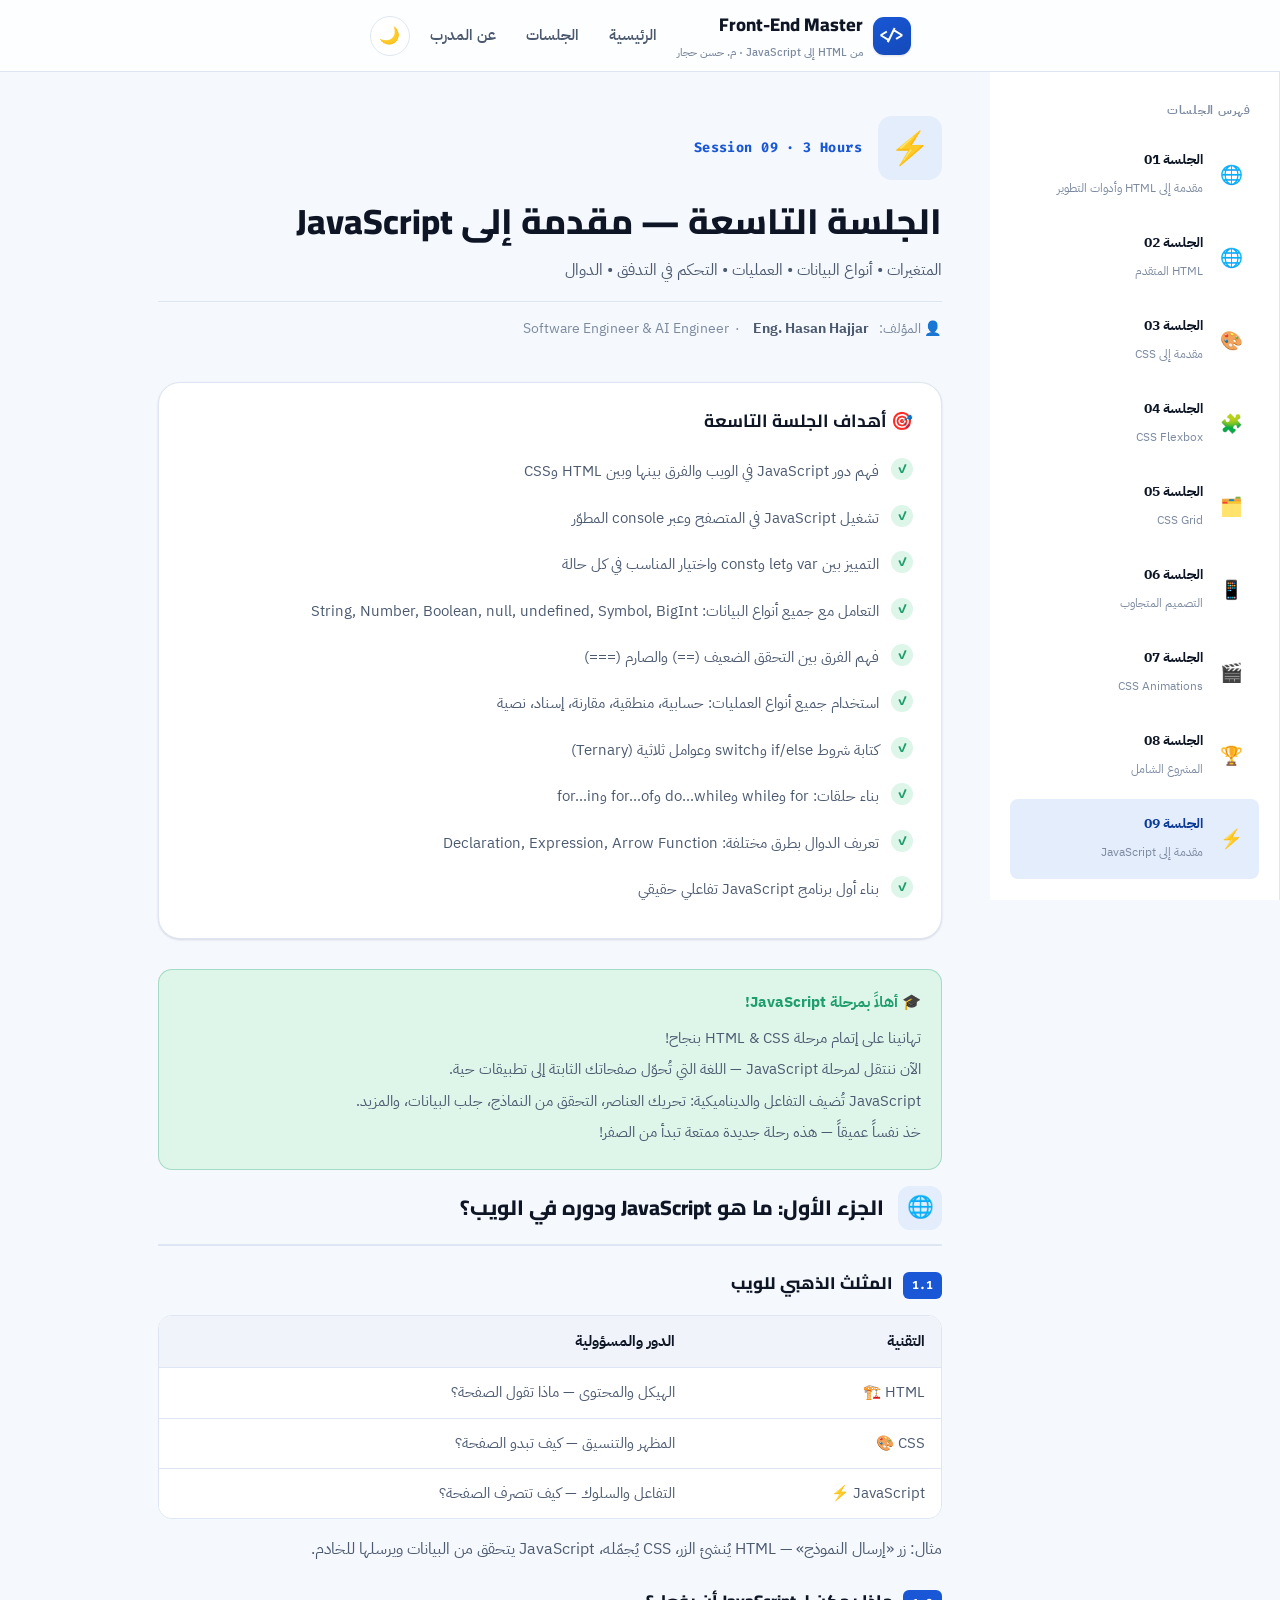
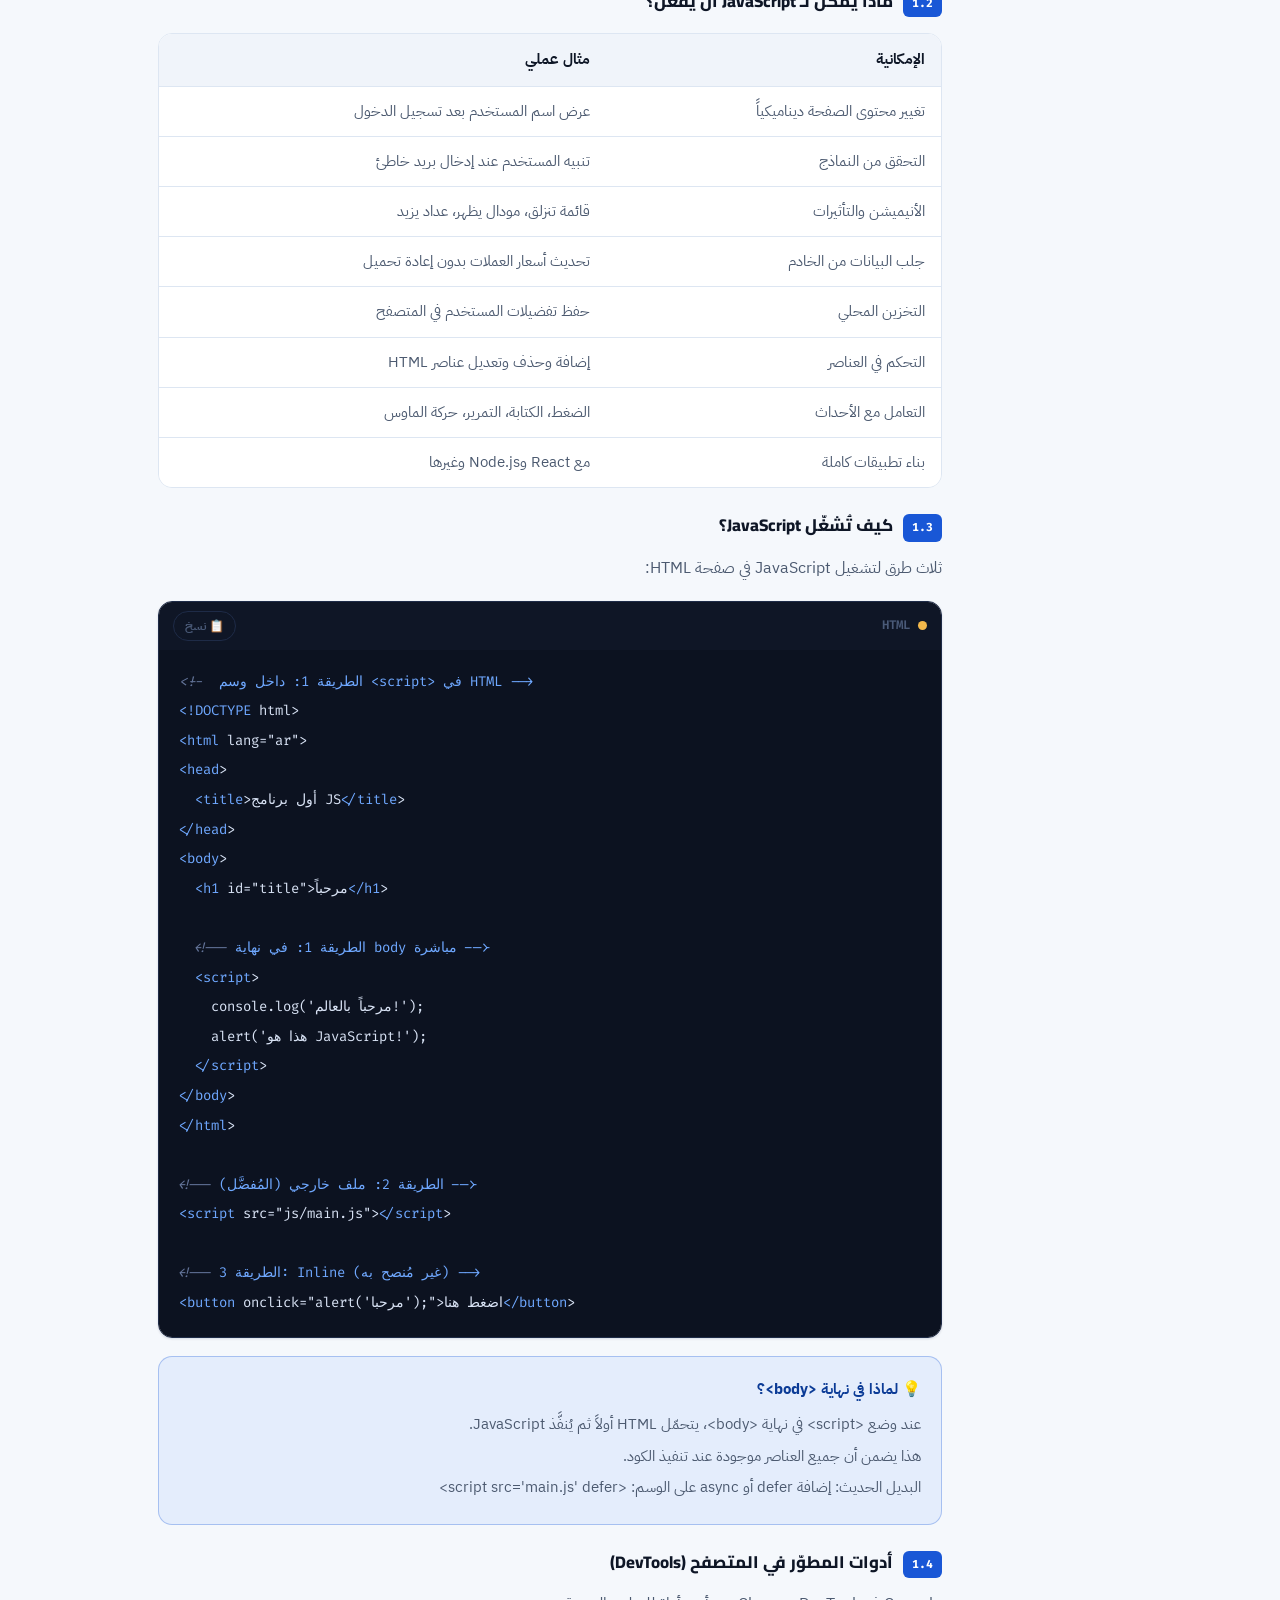
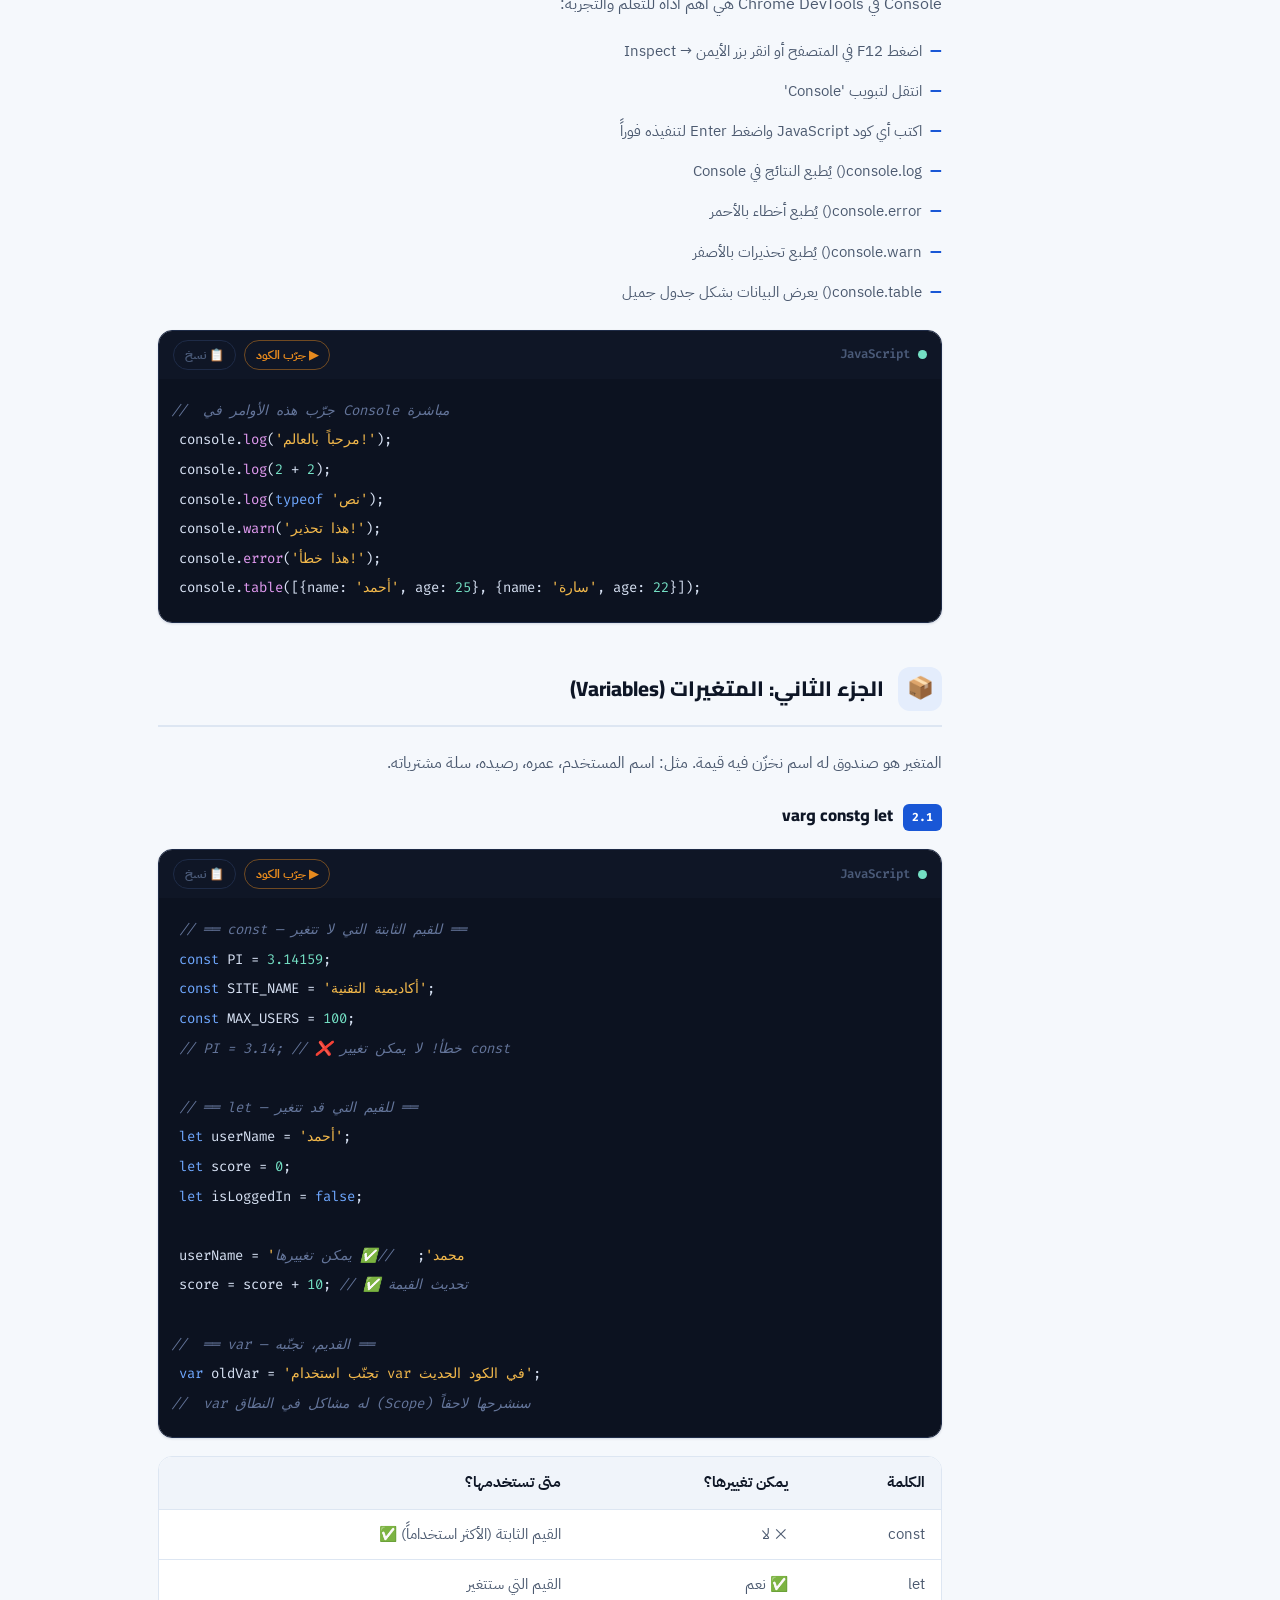
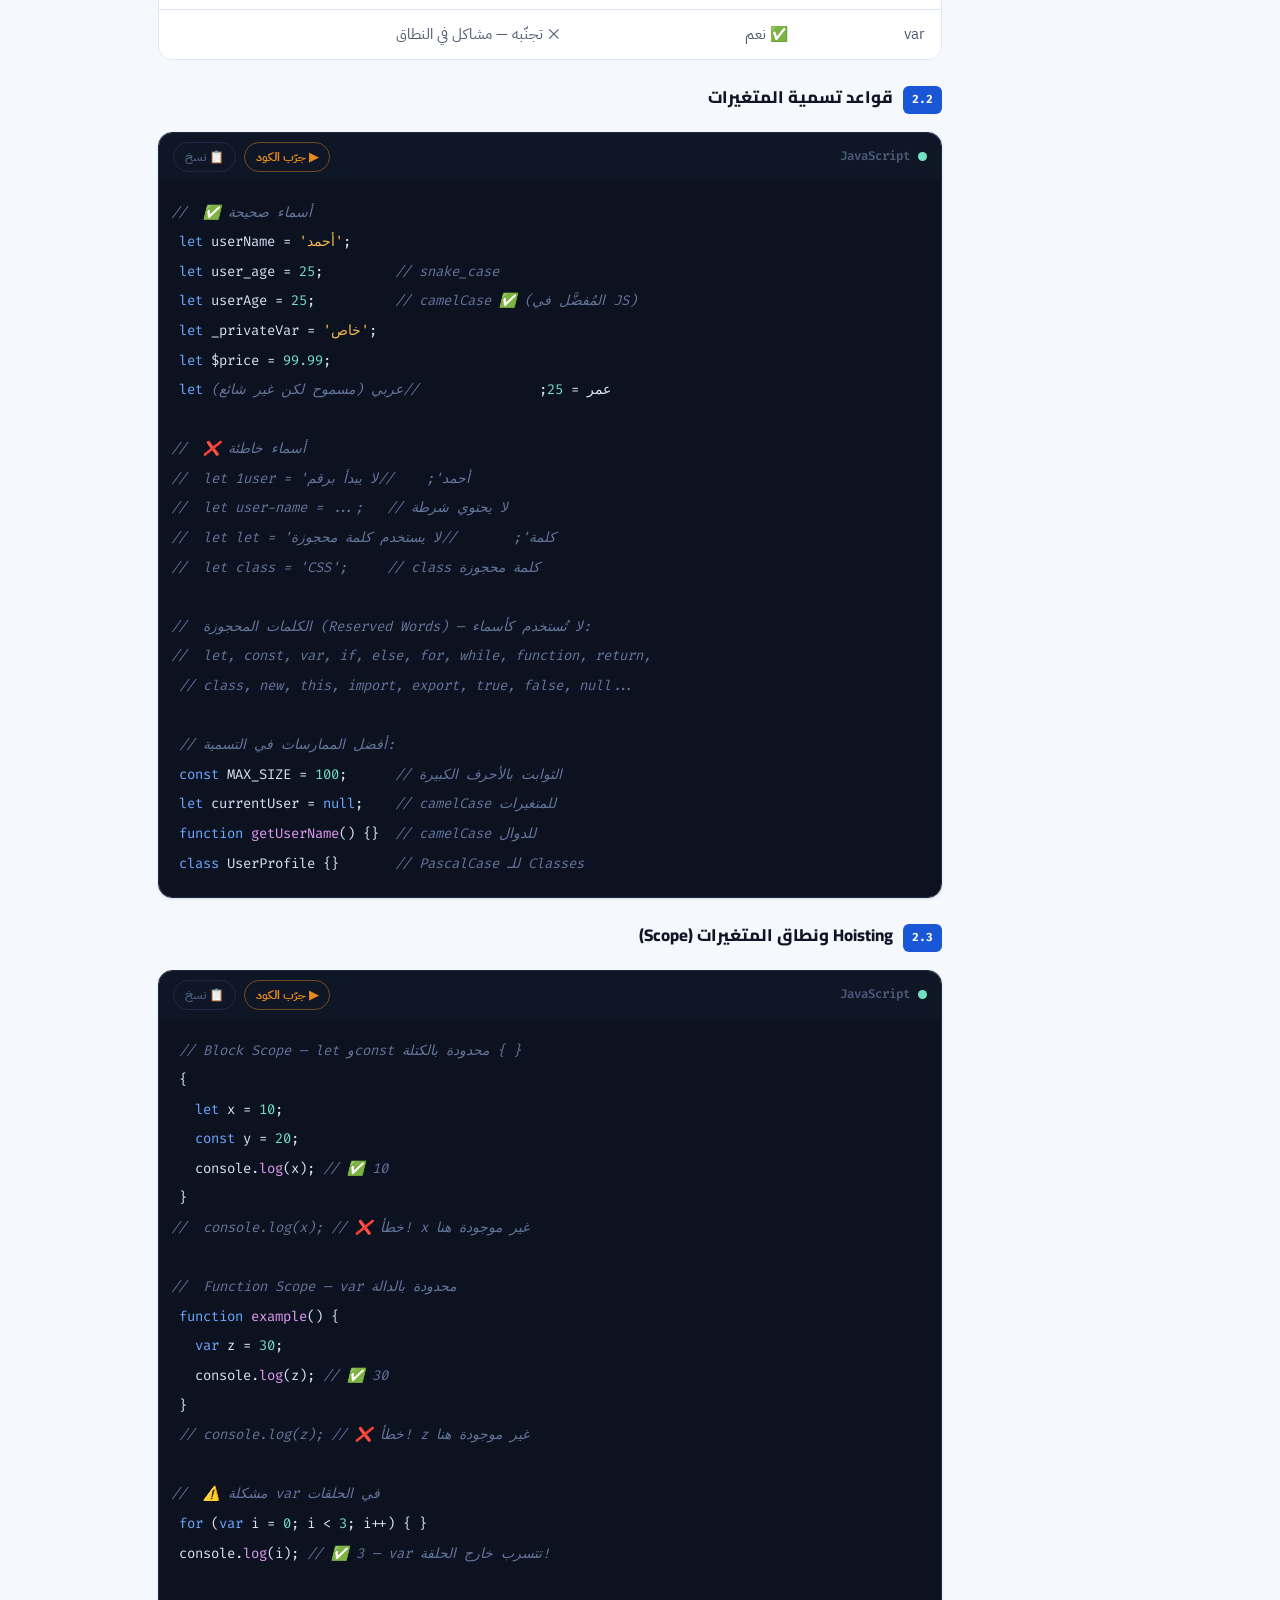
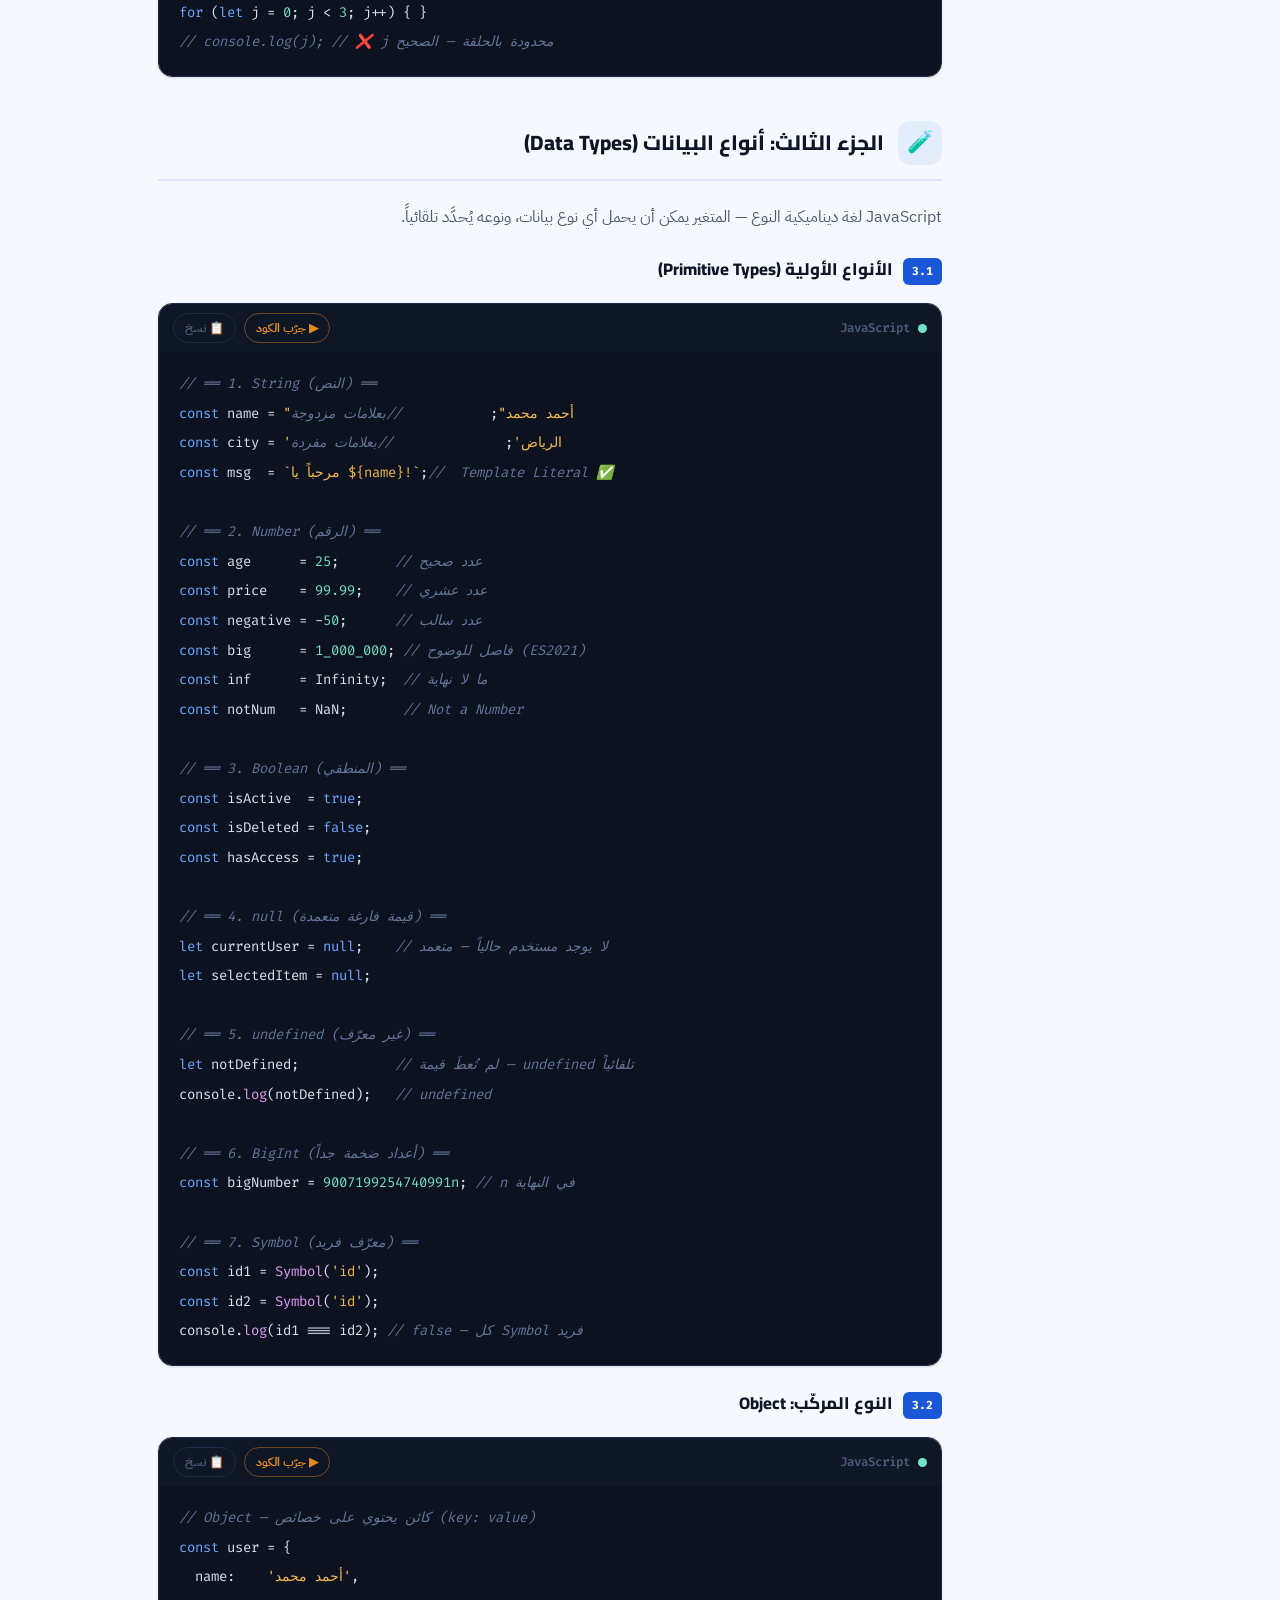
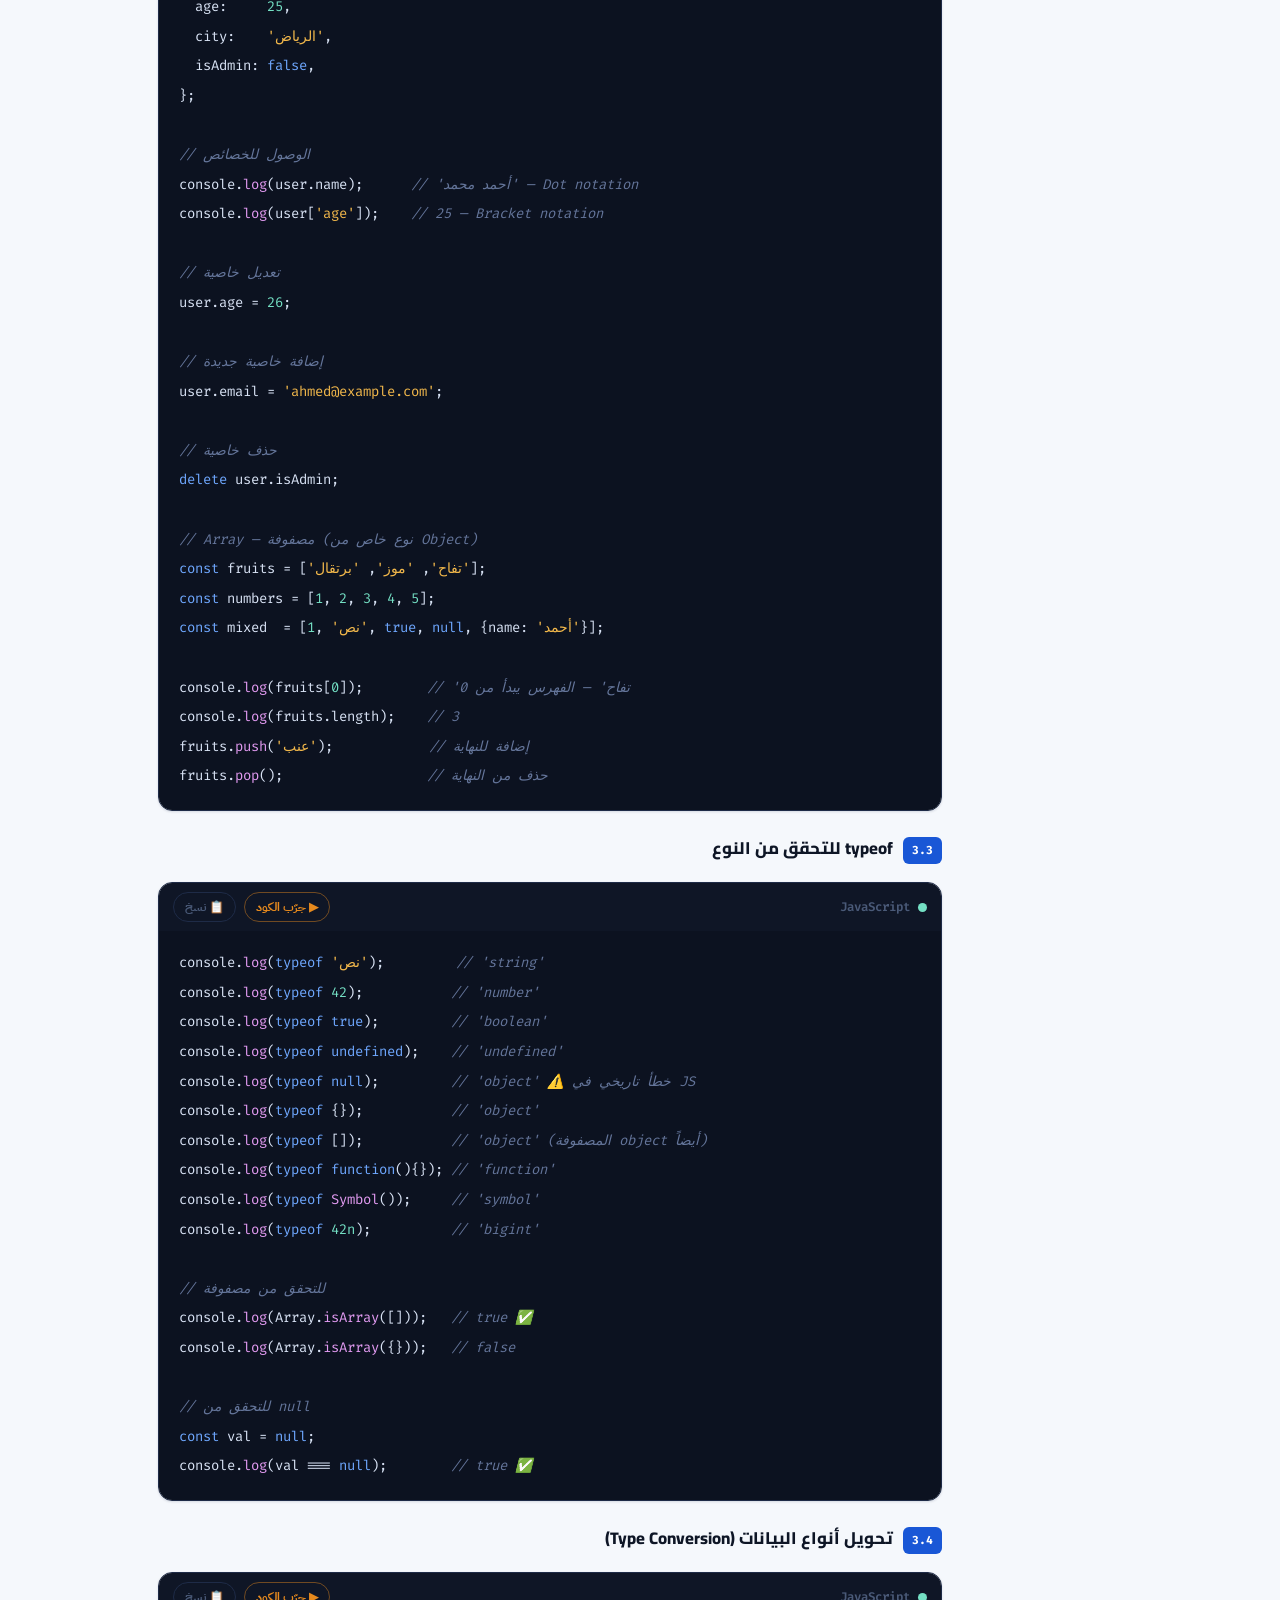
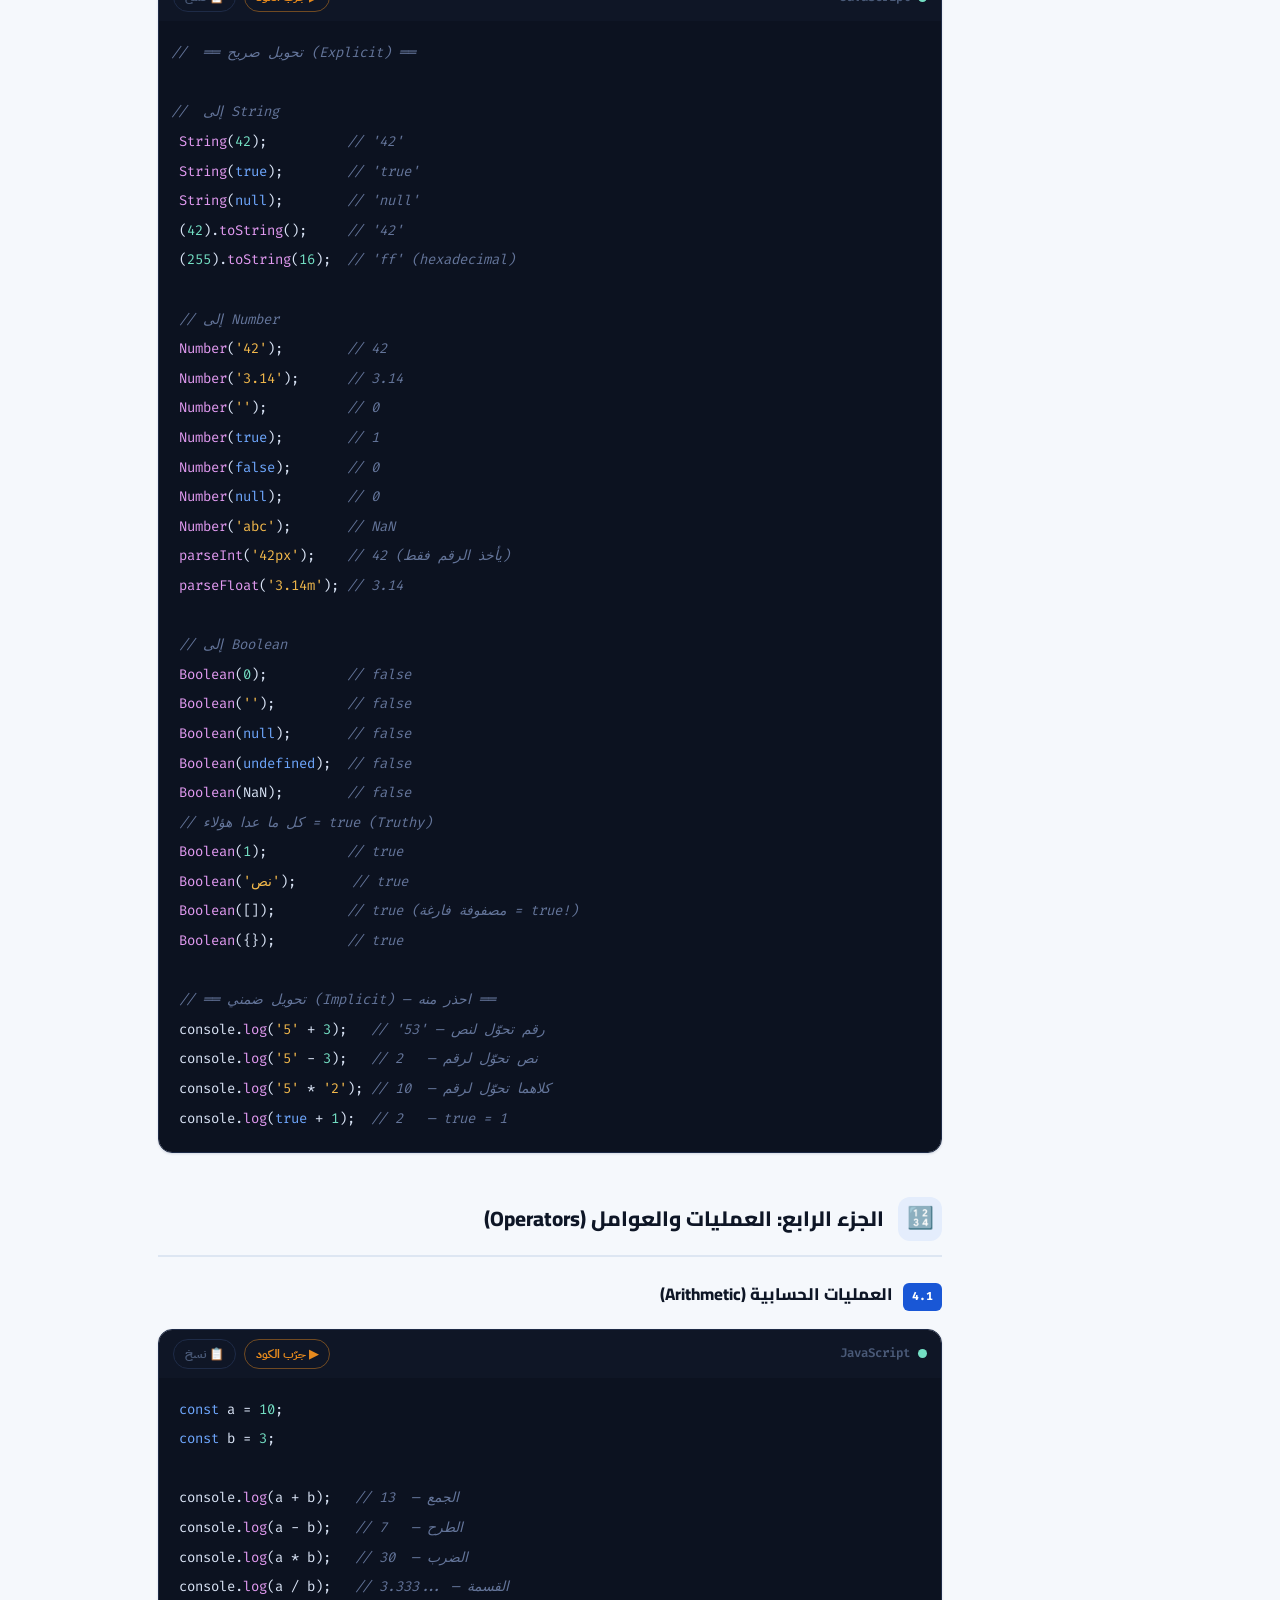
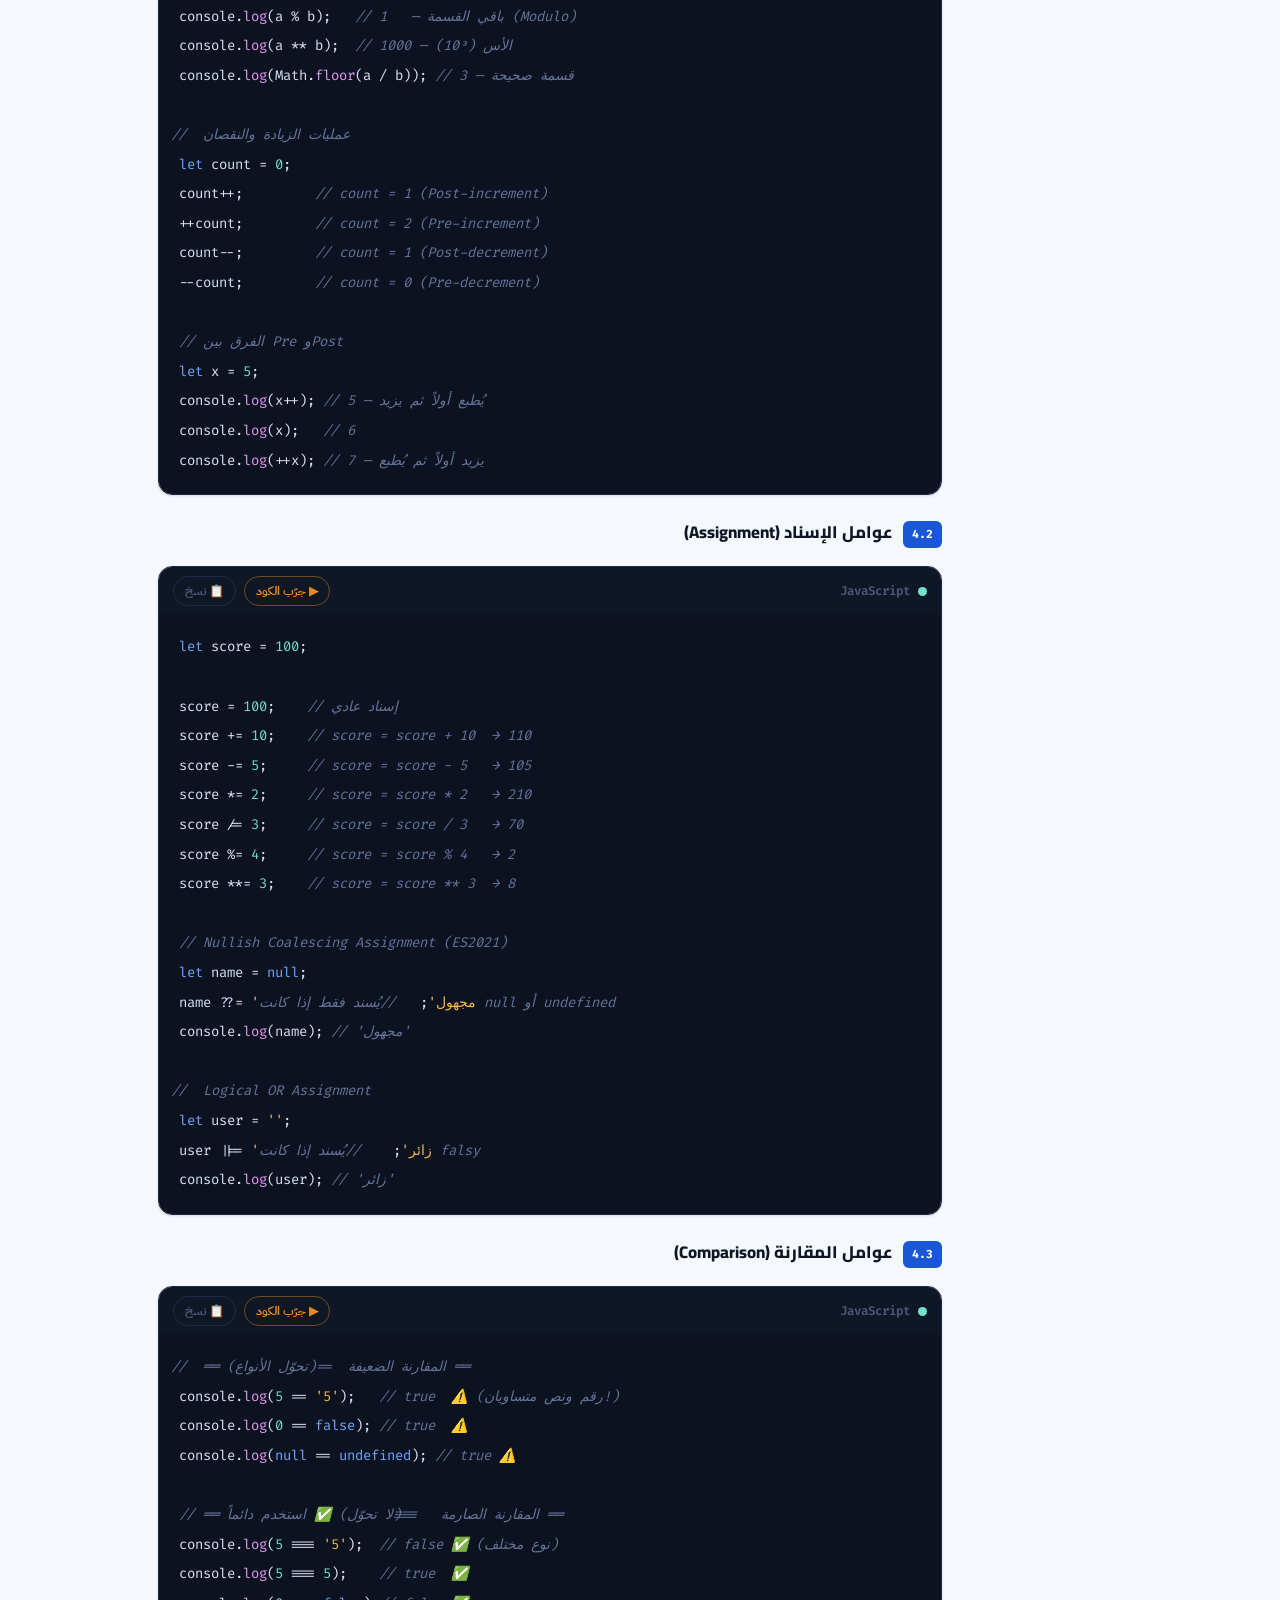
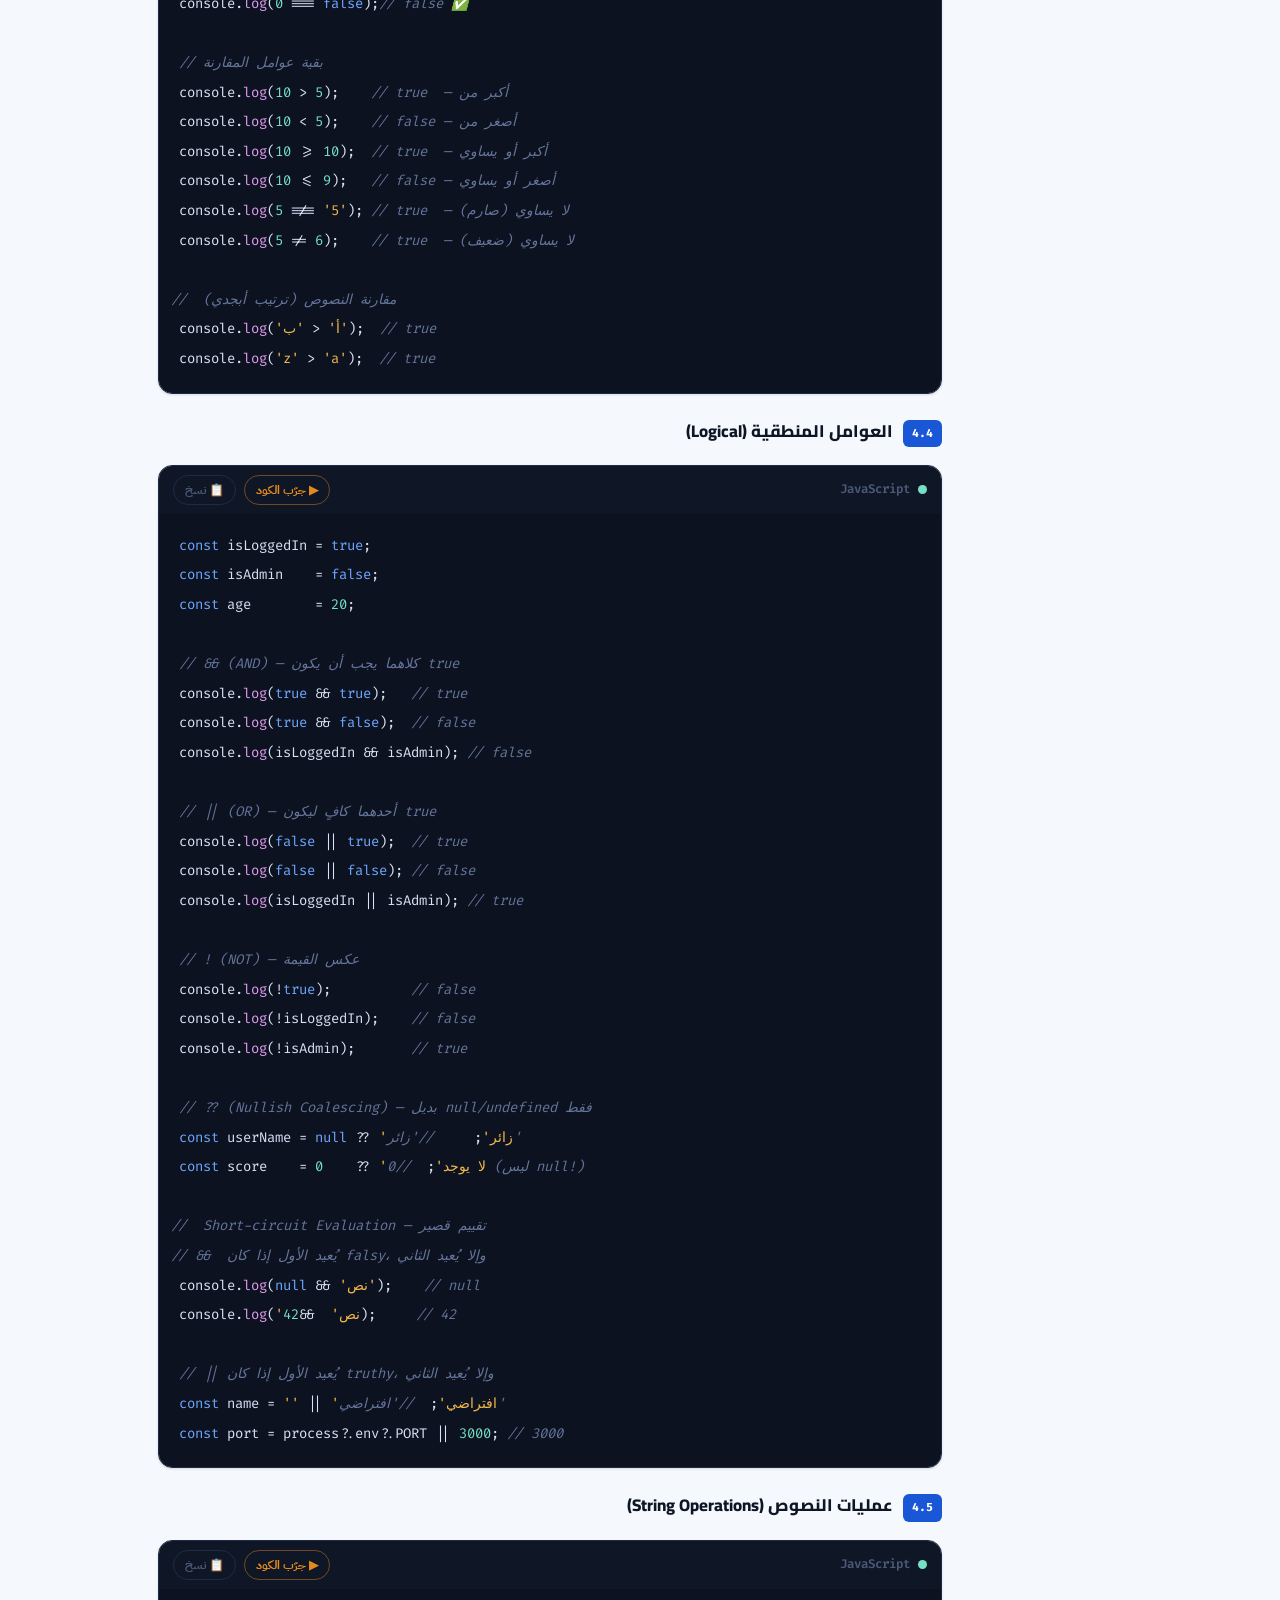
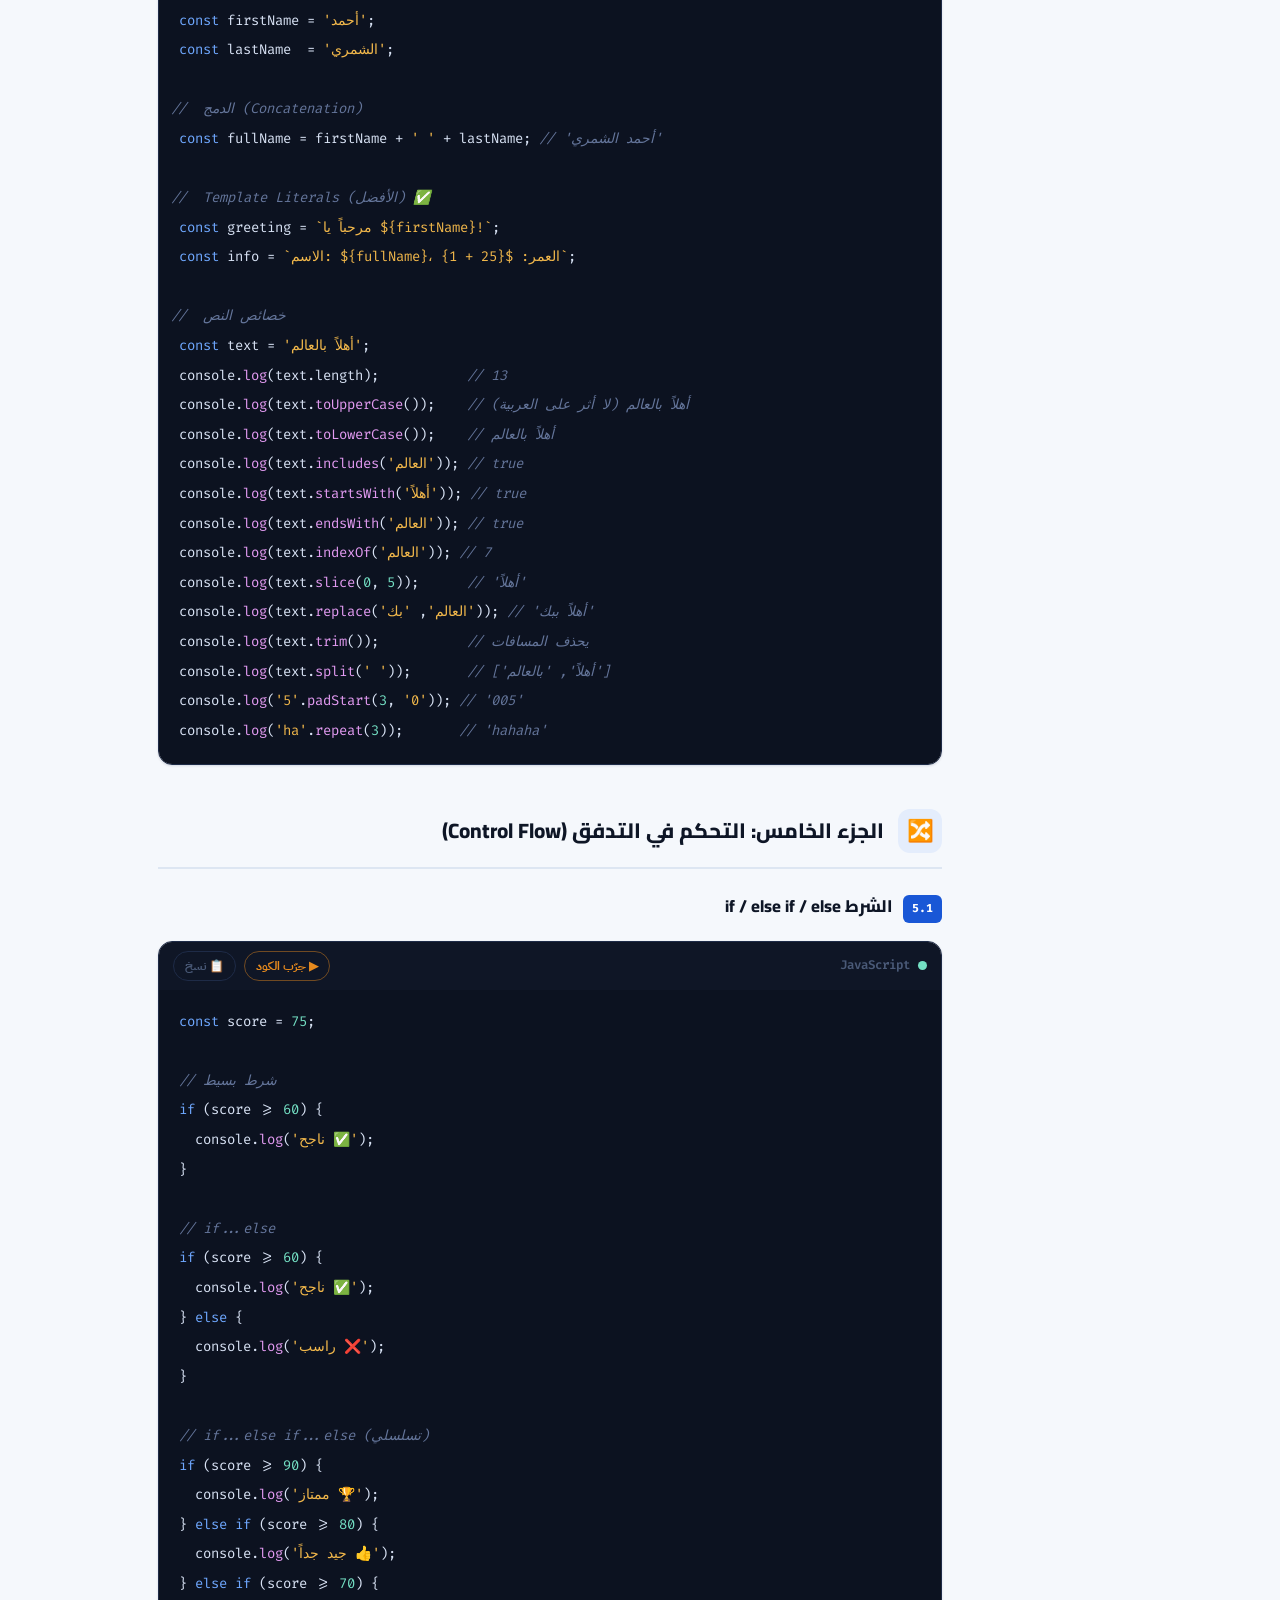
<file: lesson-09.html>
<!DOCTYPE html>
<html lang="ar" dir="rtl">
<head>
<meta charset="UTF-8">
<meta name="viewport" content="width=device-width, initial-scale=1.0">
<title>الجلسة 09 — مقدمة إلى JavaScript | Front-End Master Book</title>
<meta name="description" content="مقدمة إلى JavaScript — المتغيرات • أنواع البيانات • العمليات • التحكم في التدفق • الدوال">
<link rel="preconnect" href="https://fonts.googleapis.com">
<link rel="preconnect" href="https://fonts.gstatic.com" crossorigin>
<link href="https://fonts.googleapis.com/css2?family=Cairo:wght@600;700;800;900&family=IBM+Plex+Sans+Arabic:wght@400;500;600;700&family=Fira+Code:wght@400;500&display=swap" rel="stylesheet">
<link rel="stylesheet" href="style.css">
</head>
<body data-lesson-id="09">

<nav class="navbar">
  <div class="container">
    <a href="index.html" class="brand">
      <span class="brand-mark">&lt;/&gt;</span>
      <span>Front-End Master
        <small>من HTML إلى JavaScript · م. حسن حجار</small>
      </span>
    </a>
    <div class="nav-links">
      <a href="index.html">الرئيسية</a>
      <a href="index.html#lessons">الجلسات</a>
      <a href="index.html#about">عن المدرب</a>
    </div>
    <div class="nav-actions">
      <button class="icon-btn theme-toggle" aria-label="تبديل الوضع الليلي">
        <span class="moon">🌙</span><span class="sun">☀️</span>
      </button>
      <button class="icon-btn sidebar-toggle-btn" aria-label="فهرس الجلسات">📑</button>
      <button class="icon-btn nav-toggle" aria-label="القائمة">☰</button>
    </div>
  </div>
</nav>

<div class="mobile-menu">
  <a href="index.html">الرئيسية</a>
  <a href="index.html#lessons">الجلسات</a>
  <a href="index.html#about">عن المدرب</a>
</div>

<div class="lesson-shell">
  <aside class="sidebar">
    <div class="sidebar-title">فهرس الجلسات</div>
    <div data-sidebar-list></div>
    <div class="sidebar-progress">
      <div class="track"><div class="fill"></div></div>
      <span></span>
    </div>
  </aside>

  <main class="lesson-main">
    <div class="container">
      <div class="lesson-header">
  <div class="top-row">
    <span class="emoji-badge">⚡</span>
    <div>
      <div class="session-tag">Session 09 &middot; 3 Hours</div>
    </div>
  </div>
  <h1>الجلسة التاسعة — مقدمة إلى JavaScript</h1>
  <p class="tags-line">المتغيرات • أنواع البيانات • العمليات • التحكم في التدفق • الدوال</p>
  <div class="author-line">👤 المؤلف: <b>Eng. Hasan Hajjar</b> &nbsp;·&nbsp; Software Engineer &amp; AI Engineer</div>
</div>

<div class="goals-card">
  <h2>🎯 أهداف الجلسة التاسعة</h2>
  <ul class="goal-list"><li>فهم دور JavaScript في الويب والفرق بينها وبين HTML وCSS</li><li>تشغيل JavaScript في المتصفح وعبر console المطوّر</li><li>التمييز بين var وlet وconst واختيار المناسب في كل حالة</li><li>التعامل مع جميع أنواع البيانات: String, Number, Boolean, null, undefined, Symbol, BigInt</li><li>فهم الفرق بين التحقق الضعيف (==) والصارم (===)</li><li>استخدام جميع أنواع العمليات: حسابية، منطقية، مقارنة، إسناد، نصية</li><li>كتابة شروط if/else وswitch وعوامل ثلاثية (Ternary)</li><li>بناء حلقات: for وwhile وdo...while وfor...of وfor...in</li><li>تعريف الدوال بطرق مختلفة: Declaration, Expression, Arrow Function</li><li>بناء أول برنامج JavaScript تفاعلي حقيقي</li></ul>
</div><div class="callout success"><span class="callout-title">🎓 أهلاً بمرحلة JavaScript!</span><p>تهانينا على إتمام مرحلة HTML &amp; CSS بنجاح!</p><p>الآن ننتقل لمرحلة JavaScript — اللغة التي تُحوّل صفحاتك الثابتة إلى تطبيقات حية.</p><p>JavaScript تُضيف التفاعل والديناميكية: تحريك العناصر، التحقق من النماذج، جلب البيانات، والمزيد.</p><p>خذ نفساً عميقاً — هذه رحلة جديدة ممتعة تبدأ من الصفر!</p></div>
<div class="part"><div class="part-head"><span class="p-icon">🌐</span><h2>الجزء الأول: ما هو JavaScript ودوره في الويب؟</h2></div><div class="subsection"><div class="sub-head"><span class="sub-num">1.1</span><h3>المثلث الذهبي للويب</h3></div><div class="tbl-wrap"><table class="data-tbl"><thead><tr><th>التقنية</th><th>الدور والمسؤولية</th></tr></thead><tbody><tr><td>HTML 🏗️</td><td>الهيكل والمحتوى — ماذا تقول الصفحة؟</td></tr><tr><td>CSS 🎨</td><td>المظهر والتنسيق — كيف تبدو الصفحة؟</td></tr><tr><td>JavaScript ⚡</td><td>التفاعل والسلوك — كيف تتصرف الصفحة؟</td></tr></tbody></table></div><p class="blk-para">مثال: زر «إرسال النموذج» — HTML يُنشئ الزر، CSS يُجمّله، JavaScript يتحقق من البيانات ويرسلها للخادم.</p></div><div class="subsection"><div class="sub-head"><span class="sub-num">1.2</span><h3>ماذا يمكن لـ JavaScript أن يفعل؟</h3></div><div class="tbl-wrap"><table class="data-tbl"><thead><tr><th>الإمكانية</th><th>مثال عملي</th></tr></thead><tbody><tr><td>تغيير محتوى الصفحة ديناميكياً</td><td>عرض اسم المستخدم بعد تسجيل الدخول</td></tr><tr><td>التحقق من النماذج</td><td>تنبيه المستخدم عند إدخال بريد خاطئ</td></tr><tr><td>الأنيميشن والتأثيرات</td><td>قائمة تنزلق، مودال يظهر، عداد يزيد</td></tr><tr><td>جلب البيانات من الخادم</td><td>تحديث أسعار العملات بدون إعادة تحميل</td></tr><tr><td>التخزين المحلي</td><td>حفظ تفضيلات المستخدم في المتصفح</td></tr><tr><td>التحكم في العناصر</td><td>إضافة وحذف وتعديل عناصر HTML</td></tr><tr><td>التعامل مع الأحداث</td><td>الضغط، الكتابة، التمرير، حركة الماوس</td></tr><tr><td>بناء تطبيقات كاملة</td><td>مع React وNode.js وغيرها</td></tr></tbody></table></div></div><div class="subsection"><div class="sub-head"><span class="sub-num">1.3</span><h3>كيف تُشغّل JavaScript؟</h3></div><p class="blk-para">ثلاث طرق لتشغيل JavaScript في صفحة HTML:</p><div class="code-block" data-lang="html">
  <div class="code-head">
    <span class="code-lang"><span class="cdot html"></span>HTML</span>
    <div class="code-actions">
      
      <button class="code-btn copy-btn">📋 نسخ</button>
    </div>
  </div>
  <pre><code>&lt;!-- الطريقة 1: داخل وسم &lt;script&gt; في HTML --&gt;
&lt;!DOCTYPE html&gt;
&lt;html lang="ar"&gt;
&lt;head&gt;
  &lt;title&gt;أول برنامج JS&lt;/title&gt;
&lt;/head&gt;
&lt;body&gt;
  &lt;h1 id="title"&gt;مرحباً&lt;/h1&gt;

  &lt;!-- الطريقة 1: في نهاية body مباشرة --&gt;
  &lt;script&gt;
    console.log('مرحباً بالعالم!');
    alert('هذا هو JavaScript!');
  &lt;/script&gt;
&lt;/body&gt;
&lt;/html&gt;

&lt;!-- الطريقة 2: ملف خارجي (المُفضَّل) --&gt;
&lt;script src="js/main.js"&gt;&lt;/script&gt;

&lt;!-- الطريقة 3: Inline (غير مُنصح به) --&gt;
&lt;button onclick="alert('مرحبا');"&gt;اضغط هنا&lt;/button&gt;</code></pre>
  <div class="output-box" id="out-1"></div>
</div><div class="callout tip"><span class="callout-title">💡 لماذا في نهاية &lt;body&gt;؟</span><p>عند وضع &lt;script&gt; في نهاية &lt;body&gt;، يتحمّل HTML أولاً ثم يُنفَّذ JavaScript.</p><p>هذا يضمن أن جميع العناصر موجودة عند تنفيذ الكود.</p><p>البديل الحديث: إضافة defer أو async على الوسم: &lt;script src='main.js' defer&gt;</p></div></div><div class="subsection"><div class="sub-head"><span class="sub-num">1.4</span><h3>أدوات المطوّر في المتصفح (DevTools)</h3></div><p class="blk-para">Console في Chrome DevTools هي أهم أداة للتعلم والتجربة:</p><ul class="mini-list"><li>اضغط F12 في المتصفح أو انقر بزر الأيمن → Inspect</li><li>انتقل لتبويب 'Console'</li><li>اكتب أي كود JavaScript واضغط Enter لتنفيذه فوراً</li><li>console.log() يُطبع النتائج في Console</li><li>console.error() يُطبع أخطاء بالأحمر</li><li>console.warn() يُطبع تحذيرات بالأصفر</li><li>console.table() يعرض البيانات بشكل جدول جميل</li></ul><div class="code-block" data-lang="javascript">
  <div class="code-head">
    <span class="code-lang"><span class="cdot js"></span>JavaScript</span>
    <div class="code-actions">
      <button class="code-btn run-btn">▶ جرّب الكود</button>
      <button class="code-btn copy-btn">📋 نسخ</button>
    </div>
  </div>
  <pre><code>// جرّب هذه الأوامر في Console مباشرة
console.log('مرحباً بالعالم!');
console.log(2 + 2);
console.log(typeof 'نص');
console.warn('هذا تحذير!');
console.error('هذا خطأ!');
console.table([{name: 'أحمد', age: 25}, {name: 'سارة', age: 22}]);</code></pre>
  <div class="output-box" id="out-2"></div>
</div></div></div><div class="part"><div class="part-head"><span class="p-icon">📦</span><h2>الجزء الثاني: المتغيرات (Variables)</h2></div><p class="blk-para">المتغير هو صندوق له اسم نخزّن فيه قيمة. مثل: اسم المستخدم، عمره، رصيده، سلة مشترياته.</p><div class="subsection"><div class="sub-head"><span class="sub-num">2.1</span><h3>let وconst وvar</h3></div><div class="code-block" data-lang="javascript">
  <div class="code-head">
    <span class="code-lang"><span class="cdot js"></span>JavaScript</span>
    <div class="code-actions">
      <button class="code-btn run-btn">▶ جرّب الكود</button>
      <button class="code-btn copy-btn">📋 نسخ</button>
    </div>
  </div>
  <pre><code>// ══ const — للقيم الثابتة التي لا تتغير ══
const PI = 3.14159;
const SITE_NAME = 'أكاديمية التقنية';
const MAX_USERS = 100;
// PI = 3.14; // ❌ خطأ! لا يمكن تغيير const

// ══ let — للقيم التي قد تتغير ══
let userName = 'أحمد';
let score = 0;
let isLoggedIn = false;

userName = 'محمد';  // ✅ يمكن تغييرها
score = score + 10; // ✅ تحديث القيمة

// ══ var — القديم، تجنّبه ══
var oldVar = 'تجنّب استخدام var في الكود الحديث';
// var له مشاكل في النطاق (Scope) سنشرحها لاحقاً</code></pre>
  <div class="output-box" id="out-3"></div>
</div><div class="tbl-wrap"><table class="data-tbl"><thead><tr><th>الكلمة</th><th>يمكن تغييرها؟</th><th>متى تستخدمها؟</th></tr></thead><tbody><tr><td>const</td><td>❌ لا</td><td>القيم الثابتة (الأكثر استخداماً) ✅</td></tr><tr><td>let</td><td>✅ نعم</td><td>القيم التي ستتغير</td></tr><tr><td>var</td><td>✅ نعم</td><td>❌ تجنّبه — مشاكل في النطاق</td></tr></tbody></table></div></div><div class="subsection"><div class="sub-head"><span class="sub-num">2.2</span><h3>قواعد تسمية المتغيرات</h3></div><div class="code-block" data-lang="javascript">
  <div class="code-head">
    <span class="code-lang"><span class="cdot js"></span>JavaScript</span>
    <div class="code-actions">
      <button class="code-btn run-btn">▶ جرّب الكود</button>
      <button class="code-btn copy-btn">📋 نسخ</button>
    </div>
  </div>
  <pre><code>// ✅ أسماء صحيحة
let userName = 'أحمد';
let user_age = 25;         // snake_case
let userAge = 25;          // camelCase ✅ (المُفضَّل في JS)
let _privateVar = 'خاص';
let $price = 99.99;
let عمر = 25;              // عربي (مسموح لكن غير شائع)

// ❌ أسماء خاطئة
// let 1user = 'أحمد';   // لا يبدأ برقم
// let user-name = ...;   // لا يحتوي شرطة
// let let = 'كلمة';      // لا يستخدم كلمة محجوزة
// let class = 'CSS';     // class كلمة محجوزة

// الكلمات المحجوزة (Reserved Words) — لا تُستخدم كأسماء:
// let, const, var, if, else, for, while, function, return,
// class, new, this, import, export, true, false, null...

// أفضل الممارسات في التسمية:
const MAX_SIZE = 100;      // الثوابت بالأحرف الكبيرة
let currentUser = null;    // camelCase للمتغيرات
function getUserName() {}  // camelCase للدوال
class UserProfile {}       // PascalCase للـ Classes</code></pre>
  <div class="output-box" id="out-4"></div>
</div></div><div class="subsection"><div class="sub-head"><span class="sub-num">2.3</span><h3>Hoisting ونطاق المتغيرات (Scope)</h3></div><div class="code-block" data-lang="javascript">
  <div class="code-head">
    <span class="code-lang"><span class="cdot js"></span>JavaScript</span>
    <div class="code-actions">
      <button class="code-btn run-btn">▶ جرّب الكود</button>
      <button class="code-btn copy-btn">📋 نسخ</button>
    </div>
  </div>
  <pre><code>// Block Scope — let وconst محدودة بالكتلة { }
{
  let x = 10;
  const y = 20;
  console.log(x); // ✅ 10
}
// console.log(x); // ❌ خطأ! x غير موجودة هنا

// Function Scope — var محدودة بالدالة
function example() {
  var z = 30;
  console.log(z); // ✅ 30
}
// console.log(z); // ❌ خطأ! z غير موجودة هنا

// ⚠️ مشكلة var في الحلقات
for (var i = 0; i &lt; 3; i++) { }
console.log(i); // ✅ 3 — var تتسرب خارج الحلقة!

for (let j = 0; j &lt; 3; j++) { }
// console.log(j); // ❌ j محدودة بالحلقة — الصحيح</code></pre>
  <div class="output-box" id="out-5"></div>
</div></div></div><div class="part"><div class="part-head"><span class="p-icon">🧪</span><h2>الجزء الثالث: أنواع البيانات (Data Types)</h2></div><p class="blk-para">JavaScript لغة ديناميكية النوع — المتغير يمكن أن يحمل أي نوع بيانات، ونوعه يُحدَّد تلقائياً.</p><div class="subsection"><div class="sub-head"><span class="sub-num">3.1</span><h3>الأنواع الأولية (Primitive Types)</h3></div><div class="code-block" data-lang="javascript">
  <div class="code-head">
    <span class="code-lang"><span class="cdot js"></span>JavaScript</span>
    <div class="code-actions">
      <button class="code-btn run-btn">▶ جرّب الكود</button>
      <button class="code-btn copy-btn">📋 نسخ</button>
    </div>
  </div>
  <pre><code>// ══ 1. String (النص) ══
const name = "أحمد محمد";          // بعلامات مزدوجة
const city = 'الرياض';             // بعلامات مفردة
const msg  = `مرحباً يا ${name}!`; // Template Literal ✅

// ══ 2. Number (الرقم) ══
const age      = 25;       // عدد صحيح
const price    = 99.99;    // عدد عشري
const negative = -50;      // عدد سالب
const big      = 1_000_000; // فاصل للوضوح (ES2021)
const inf      = Infinity;  // ما لا نهاية
const notNum   = NaN;       // Not a Number

// ══ 3. Boolean (المنطقي) ══
const isActive  = true;
const isDeleted = false;
const hasAccess = true;

// ══ 4. null (قيمة فارغة متعمدة) ══
let currentUser = null;    // لا يوجد مستخدم حالياً — متعمد
let selectedItem = null;

// ══ 5. undefined (غير معرّف) ══
let notDefined;            // لم تُعطَ قيمة — undefined تلقائياً
console.log(notDefined);   // undefined

// ══ 6. BigInt (أعداد ضخمة جداً) ══
const bigNumber = 9007199254740991n; // n في النهاية

// ══ 7. Symbol (معرّف فريد) ══
const id1 = Symbol('id');
const id2 = Symbol('id');
console.log(id1 === id2); // false — كل Symbol فريد</code></pre>
  <div class="output-box" id="out-6"></div>
</div></div><div class="subsection"><div class="sub-head"><span class="sub-num">3.2</span><h3>النوع المركّب: Object</h3></div><div class="code-block" data-lang="javascript">
  <div class="code-head">
    <span class="code-lang"><span class="cdot js"></span>JavaScript</span>
    <div class="code-actions">
      <button class="code-btn run-btn">▶ جرّب الكود</button>
      <button class="code-btn copy-btn">📋 نسخ</button>
    </div>
  </div>
  <pre><code>// Object — كائن يحتوي على خصائص (key: value)
const user = {
  name:    'أحمد محمد',
  age:     25,
  city:    'الرياض',
  isAdmin: false,
};

// الوصول للخصائص
console.log(user.name);      // 'أحمد محمد' — Dot notation
console.log(user['age']);    // 25 — Bracket notation

// تعديل خاصية
user.age = 26;

// إضافة خاصية جديدة
user.email = 'ahmed@example.com';

// حذف خاصية
delete user.isAdmin;

// Array — مصفوفة (نوع خاص من Object)
const fruits = ['تفاح', 'موز', 'برتقال'];
const numbers = [1, 2, 3, 4, 5];
const mixed  = [1, 'نص', true, null, {name: 'أحمد'}];

console.log(fruits[0]);        // 'تفاح' — الفهرس يبدأ من 0
console.log(fruits.length);    // 3
fruits.push('عنب');            // إضافة للنهاية
fruits.pop();                  // حذف من النهاية</code></pre>
  <div class="output-box" id="out-7"></div>
</div></div><div class="subsection"><div class="sub-head"><span class="sub-num">3.3</span><h3>typeof للتحقق من النوع</h3></div><div class="code-block" data-lang="javascript">
  <div class="code-head">
    <span class="code-lang"><span class="cdot js"></span>JavaScript</span>
    <div class="code-actions">
      <button class="code-btn run-btn">▶ جرّب الكود</button>
      <button class="code-btn copy-btn">📋 نسخ</button>
    </div>
  </div>
  <pre><code>console.log(typeof 'نص');         // 'string'
console.log(typeof 42);           // 'number'
console.log(typeof true);         // 'boolean'
console.log(typeof undefined);    // 'undefined'
console.log(typeof null);         // 'object' ⚠️ خطأ تاريخي في JS
console.log(typeof {});           // 'object'
console.log(typeof []);           // 'object' (المصفوفة object أيضاً)
console.log(typeof function(){}); // 'function'
console.log(typeof Symbol());     // 'symbol'
console.log(typeof 42n);          // 'bigint'

// للتحقق من مصفوفة
console.log(Array.isArray([]));   // true ✅
console.log(Array.isArray({}));   // false

// للتحقق من null
const val = null;
console.log(val === null);        // true ✅</code></pre>
  <div class="output-box" id="out-8"></div>
</div></div><div class="subsection"><div class="sub-head"><span class="sub-num">3.4</span><h3>تحويل أنواع البيانات (Type Conversion)</h3></div><div class="code-block" data-lang="javascript">
  <div class="code-head">
    <span class="code-lang"><span class="cdot js"></span>JavaScript</span>
    <div class="code-actions">
      <button class="code-btn run-btn">▶ جرّب الكود</button>
      <button class="code-btn copy-btn">📋 نسخ</button>
    </div>
  </div>
  <pre><code>// ══ تحويل صريح (Explicit) ══

// إلى String
String(42);          // '42'
String(true);        // 'true'
String(null);        // 'null'
(42).toString();     // '42'
(255).toString(16);  // 'ff' (hexadecimal)

// إلى Number
Number('42');        // 42
Number('3.14');      // 3.14
Number('');          // 0
Number(true);        // 1
Number(false);       // 0
Number(null);        // 0
Number('abc');       // NaN
parseInt('42px');    // 42 (يأخذ الرقم فقط)
parseFloat('3.14m'); // 3.14

// إلى Boolean
Boolean(0);          // false
Boolean('');         // false
Boolean(null);       // false
Boolean(undefined);  // false
Boolean(NaN);        // false
// كل ما عدا هؤلاء = true (Truthy)
Boolean(1);          // true
Boolean('نص');       // true
Boolean([]);         // true (مصفوفة فارغة = true!)
Boolean({});         // true

// ══ تحويل ضمني (Implicit) — احذر منه ══
console.log('5' + 3);   // '53' — رقم تحوّل لنص
console.log('5' - 3);   // 2   — نص تحوّل لرقم
console.log('5' * '2'); // 10  — كلاهما تحوّل لرقم
console.log(true + 1);  // 2   — true = 1</code></pre>
  <div class="output-box" id="out-9"></div>
</div></div></div><div class="part"><div class="part-head"><span class="p-icon">🔢</span><h2>الجزء الرابع: العمليات والعوامل (Operators)</h2></div><div class="subsection"><div class="sub-head"><span class="sub-num">4.1</span><h3>العمليات الحسابية (Arithmetic)</h3></div><div class="code-block" data-lang="javascript">
  <div class="code-head">
    <span class="code-lang"><span class="cdot js"></span>JavaScript</span>
    <div class="code-actions">
      <button class="code-btn run-btn">▶ جرّب الكود</button>
      <button class="code-btn copy-btn">📋 نسخ</button>
    </div>
  </div>
  <pre><code>const a = 10;
const b = 3;

console.log(a + b);   // 13  — الجمع
console.log(a - b);   // 7   — الطرح
console.log(a * b);   // 30  — الضرب
console.log(a / b);   // 3.333... — القسمة
console.log(a % b);   // 1   — باقي القسمة (Modulo)
console.log(a ** b);  // 1000 — الأس (10³)
console.log(Math.floor(a / b)); // 3 — قسمة صحيحة

// عمليات الزيادة والنقصان
let count = 0;
count++;         // count = 1 (Post-increment)
++count;         // count = 2 (Pre-increment)
count--;         // count = 1 (Post-decrement)
--count;         // count = 0 (Pre-decrement)

// الفرق بين Pre وPost
let x = 5;
console.log(x++); // 5 — يُطبع أولاً ثم يزيد
console.log(x);   // 6
console.log(++x); // 7 — يزيد أولاً ثم يُطبع</code></pre>
  <div class="output-box" id="out-10"></div>
</div></div><div class="subsection"><div class="sub-head"><span class="sub-num">4.2</span><h3>عوامل الإسناد (Assignment)</h3></div><div class="code-block" data-lang="javascript">
  <div class="code-head">
    <span class="code-lang"><span class="cdot js"></span>JavaScript</span>
    <div class="code-actions">
      <button class="code-btn run-btn">▶ جرّب الكود</button>
      <button class="code-btn copy-btn">📋 نسخ</button>
    </div>
  </div>
  <pre><code>let score = 100;

score = 100;    // إسناد عادي
score += 10;    // score = score + 10  → 110
score -= 5;     // score = score - 5   → 105
score *= 2;     // score = score * 2   → 210
score /= 3;     // score = score / 3   → 70
score %= 4;     // score = score % 4   → 2
score **= 3;    // score = score ** 3  → 8

// Nullish Coalescing Assignment (ES2021)
let name = null;
name ??= 'مجهول';  // يُسند فقط إذا كانت null أو undefined
console.log(name); // 'مجهول'

// Logical OR Assignment
let user = '';
user ||= 'زائر';   // يُسند إذا كانت falsy
console.log(user); // 'زائر'</code></pre>
  <div class="output-box" id="out-11"></div>
</div></div><div class="subsection"><div class="sub-head"><span class="sub-num">4.3</span><h3>عوامل المقارنة (Comparison)</h3></div><div class="code-block" data-lang="javascript">
  <div class="code-head">
    <span class="code-lang"><span class="cdot js"></span>JavaScript</span>
    <div class="code-actions">
      <button class="code-btn run-btn">▶ جرّب الكود</button>
      <button class="code-btn copy-btn">📋 نسخ</button>
    </div>
  </div>
  <pre><code>// ══ المقارنة الضعيفة == (تحوّل الأنواع) ══
console.log(5 == '5');   // true  ⚠️ (رقم ونص متساويان!)
console.log(0 == false); // true  ⚠️
console.log(null == undefined); // true ⚠️

// ══ المقارنة الصارمة === (لا تحوّل) ✅ استخدم دائماً ══
console.log(5 === '5');  // false ✅ (نوع مختلف)
console.log(5 === 5);    // true  ✅
console.log(0 === false);// false ✅

// بقية عوامل المقارنة
console.log(10 &gt; 5);    // true  — أكبر من
console.log(10 &lt; 5);    // false — أصغر من
console.log(10 &gt;= 10);  // true  — أكبر أو يساوي
console.log(10 &lt;= 9);   // false — أصغر أو يساوي
console.log(5 !== '5'); // true  — لا يساوي (صارم)
console.log(5 != 6);    // true  — لا يساوي (ضعيف)

// مقارنة النصوص (ترتيب أبجدي)
console.log('أ' &lt; 'ب');  // true
console.log('z' &gt; 'a');  // true</code></pre>
  <div class="output-box" id="out-12"></div>
</div></div><div class="subsection"><div class="sub-head"><span class="sub-num">4.4</span><h3>العوامل المنطقية (Logical)</h3></div><div class="code-block" data-lang="javascript">
  <div class="code-head">
    <span class="code-lang"><span class="cdot js"></span>JavaScript</span>
    <div class="code-actions">
      <button class="code-btn run-btn">▶ جرّب الكود</button>
      <button class="code-btn copy-btn">📋 نسخ</button>
    </div>
  </div>
  <pre><code>const isLoggedIn = true;
const isAdmin    = false;
const age        = 20;

// &amp;&amp; (AND) — كلاهما يجب أن يكون true
console.log(true &amp;&amp; true);   // true
console.log(true &amp;&amp; false);  // false
console.log(isLoggedIn &amp;&amp; isAdmin); // false

// || (OR) — أحدهما كافٍ ليكون true
console.log(false || true);  // true
console.log(false || false); // false
console.log(isLoggedIn || isAdmin); // true

// ! (NOT) — عكس القيمة
console.log(!true);          // false
console.log(!isLoggedIn);    // false
console.log(!isAdmin);       // true

// ?? (Nullish Coalescing) — بديل null/undefined فقط
const userName = null ?? 'زائر';    // 'زائر'
const score    = 0    ?? 'لا يوجد'; // 0 (ليس null!)

// Short-circuit Evaluation — تقييم قصير
// &amp;&amp; يُعيد الأول إذا كان falsy، وإلا يُعيد الثاني
console.log(null &amp;&amp; 'نص');    // null
console.log('نص' &amp;&amp; 42);     // 42

// || يُعيد الأول إذا كان truthy، وإلا يُعيد الثاني
const name = '' || 'افتراضي'; // 'افتراضي'
const port = process?.env?.PORT || 3000; // 3000</code></pre>
  <div class="output-box" id="out-13"></div>
</div></div><div class="subsection"><div class="sub-head"><span class="sub-num">4.5</span><h3>عمليات النصوص (String Operations)</h3></div><div class="code-block" data-lang="javascript">
  <div class="code-head">
    <span class="code-lang"><span class="cdot js"></span>JavaScript</span>
    <div class="code-actions">
      <button class="code-btn run-btn">▶ جرّب الكود</button>
      <button class="code-btn copy-btn">📋 نسخ</button>
    </div>
  </div>
  <pre><code>const firstName = 'أحمد';
const lastName  = 'الشمري';

// الدمج (Concatenation)
const fullName = firstName + ' ' + lastName; // 'أحمد الشمري'

// Template Literals (الأفضل) ✅
const greeting = `مرحباً يا ${firstName}!`;
const info = `الاسم: ${fullName}، العمر: ${25 + 1}`;

// خصائص النص
const text = 'أهلاً بالعالم';
console.log(text.length);           // 13
console.log(text.toUpperCase());    // أهلاً بالعالم (لا أثر على العربية)
console.log(text.toLowerCase());    // أهلاً بالعالم
console.log(text.includes('العالم')); // true
console.log(text.startsWith('أهلاً')); // true
console.log(text.endsWith('العالم')); // true
console.log(text.indexOf('العالم')); // 7
console.log(text.slice(0, 5));      // 'أهلاً'
console.log(text.replace('العالم', 'بك')); // 'أهلاً ببك'
console.log(text.trim());           // يحذف المسافات
console.log(text.split(' '));       // ['أهلاً', 'بالعالم']
console.log('5'.padStart(3, '0')); // '005'
console.log('ha'.repeat(3));       // 'hahaha'</code></pre>
  <div class="output-box" id="out-14"></div>
</div></div></div><div class="part"><div class="part-head"><span class="p-icon">🔀</span><h2>الجزء الخامس: التحكم في التدفق (Control Flow)</h2></div><div class="subsection"><div class="sub-head"><span class="sub-num">5.1</span><h3>الشرط if / else if / else</h3></div><div class="code-block" data-lang="javascript">
  <div class="code-head">
    <span class="code-lang"><span class="cdot js"></span>JavaScript</span>
    <div class="code-actions">
      <button class="code-btn run-btn">▶ جرّب الكود</button>
      <button class="code-btn copy-btn">📋 نسخ</button>
    </div>
  </div>
  <pre><code>const score = 75;

// شرط بسيط
if (score &gt;= 60) {
  console.log('ناجح ✅');
}

// if...else
if (score &gt;= 60) {
  console.log('ناجح ✅');
} else {
  console.log('راسب ❌');
}

// if...else if...else (تسلسلي)
if (score &gt;= 90) {
  console.log('ممتاز 🏆');
} else if (score &gt;= 80) {
  console.log('جيد جداً 👍');
} else if (score &gt;= 70) {
  console.log('جيد');
} else if (score &gt;= 60) {
  console.log('مقبول');
} else {
  console.log('راسب ❌');
}
// النتيجة: 'جيد'

// شرط مُختصر بدون أقواس {} (سطر واحد فقط)
if (score &gt;= 60) console.log('ناجح'); // لا يُنصح به</code></pre>
  <div class="output-box" id="out-15"></div>
</div></div><div class="subsection"><div class="sub-head"><span class="sub-num">5.2</span><h3>العامل الثلاثي (Ternary Operator)</h3></div><div class="code-block" data-lang="javascript">
  <div class="code-head">
    <span class="code-lang"><span class="cdot js"></span>JavaScript</span>
    <div class="code-actions">
      <button class="code-btn run-btn">▶ جرّب الكود</button>
      <button class="code-btn copy-btn">📋 نسخ</button>
    </div>
  </div>
  <pre><code>// condition ? valueIfTrue : valueIfFalse
const age = 20;

// بدل if...else
const status = age &gt;= 18 ? 'بالغ' : 'قاصر';
console.log(status); // 'بالغ'

// في Template Literal
const msg = `المستخدم ${age &gt;= 18 ? 'مسموح له' : 'غير مسموح'} بالدخول`;

// متداخل (تجنّب التعقيد)
const grade = score &gt;= 90 ? 'A'
            : score &gt;= 80 ? 'B'
            : score &gt;= 70 ? 'C'
            : score &gt;= 60 ? 'D'
            : 'F';

// للإسناد السريع
const isEven = (num) =&gt; num % 2 === 0 ? 'زوجي' : 'فردي';
console.log(isEven(4)); // 'زوجي'
console.log(isEven(7)); // 'فردي'</code></pre>
  <div class="output-box" id="out-16"></div>
</div></div><div class="subsection"><div class="sub-head"><span class="sub-num">5.3</span><h3>switch / case</h3></div><div class="code-block" data-lang="javascript">
  <div class="code-head">
    <span class="code-lang"><span class="cdot js"></span>JavaScript</span>
    <div class="code-actions">
      <button class="code-btn run-btn">▶ جرّب الكود</button>
      <button class="code-btn copy-btn">📋 نسخ</button>
    </div>
  </div>
  <pre><code>const day = 'الاثنين';

switch (day) {
  case 'الأحد':
    console.log('بداية أسبوع العمل');
    break;
  case 'الاثنين':
  case 'الثلاثاء':
    console.log('أيام دراسة');
    break;  // break ضروري لوقف التنفيذ!
  case 'الجمعة':
    console.log('عطلة نهاية الأسبوع 🎉');
    break;
  default:
    console.log('يوم عادي');
}
// النتيجة: 'أيام دراسة'

// switch بالأرقام
const month = 3;
switch (month) {
  case 1: case 3: case 5:
  case 7: case 8: case 10: case 12:
    console.log('31 يوماً'); break;
  case 4: case 6: case 9: case 11:
    console.log('30 يوماً'); break;
  case 2:
    console.log('28 أو 29 يوماً'); break;
}</code></pre>
  <div class="output-box" id="out-17"></div>
</div></div><div class="subsection"><div class="sub-head"><span class="sub-num">5.4</span><h3>حلقة for</h3></div><div class="code-block" data-lang="javascript">
  <div class="code-head">
    <span class="code-lang"><span class="cdot js"></span>JavaScript</span>
    <div class="code-actions">
      <button class="code-btn run-btn">▶ جرّب الكود</button>
      <button class="code-btn copy-btn">📋 نسخ</button>
    </div>
  </div>
  <pre><code>// for الكلاسيكية: for (تهيئة; شرط; تحديث)
for (let i = 0; i &lt; 5; i++) {
  console.log(`العدد: ${i}`);
}
// 0, 1, 2, 3, 4

// العد التنازلي
for (let i = 10; i &gt; 0; i--) {
  console.log(i);
}

// تكرار على مصفوفة
const fruits = ['تفاح', 'موز', 'برتقال', 'عنب'];

for (let i = 0; i &lt; fruits.length; i++) {
  console.log(`${i + 1}. ${fruits[i]}`);
}

// for...of — الأفضل للمصفوفات ✅
for (const fruit of fruits) {
  console.log(fruit);
}

// for...in — للـ Objects (الخصائص)
const user = { name: 'أحمد', age: 25, city: 'الرياض' };
for (const key in user) {
  console.log(`${key}: ${user[key]}`);
}
// name: أحمد | age: 25 | city: الرياض</code></pre>
  <div class="output-box" id="out-18"></div>
</div></div><div class="subsection"><div class="sub-head"><span class="sub-num">5.5</span><h3>حلقة while وdo...while</h3></div><div class="code-block" data-lang="javascript">
  <div class="code-head">
    <span class="code-lang"><span class="cdot js"></span>JavaScript</span>
    <div class="code-actions">
      <button class="code-btn run-btn">▶ جرّب الكود</button>
      <button class="code-btn copy-btn">📋 نسخ</button>
    </div>
  </div>
  <pre><code>// while — يتحقق من الشرط أولاً
let count = 0;
while (count &lt; 5) {
  console.log(`العدد: ${count}`);
  count++;
}

// do...while — يُنفَّذ مرة واحدة على الأقل
let attempts = 0;
do {
  attempts++;
  console.log(`المحاولة رقم: ${attempts}`);
} while (attempts &lt; 3);

// break — إيقاف الحلقة
for (let i = 0; i &lt; 10; i++) {
  if (i === 5) break; // يخرج عند i=5
  console.log(i);     // 0,1,2,3,4
}

// continue — تخطّي التكرار الحالي
for (let i = 0; i &lt; 10; i++) {
  if (i % 2 === 0) continue; // يتخطى الأعداد الزوجية
  console.log(i);             // 1,3,5,7,9
}

// ⚠️ تجنّب الحلقة اللانهائية!
// while (true) { } // ❌ يُجمّد المتصفح!
// تأكد دائماً أن الشرط سيصبح false في مرحلة ما</code></pre>
  <div class="output-box" id="out-19"></div>
</div></div></div><div class="part"><div class="part-head"><span class="p-icon">🔧</span><h2>الجزء السادس: الدوال (Functions)</h2></div><p class="blk-para">الدالة مجموعة من التعليمات المُسمّاة التي تُنجز مهمة محددة ويمكن إعادة استخدامها. هي اللبنة الأساسية في البرمجة.</p><div class="subsection"><div class="sub-head"><span class="sub-num">6.1</span><h3>Function Declaration (إعلان الدالة)</h3></div><div class="code-block" data-lang="javascript">
  <div class="code-head">
    <span class="code-lang"><span class="cdot js"></span>JavaScript</span>
    <div class="code-actions">
      <button class="code-btn run-btn">▶ جرّب الكود</button>
      <button class="code-btn copy-btn">📋 نسخ</button>
    </div>
  </div>
  <pre><code>// تعريف الدالة
function greet(name) {
  return `مرحباً يا ${name}!`;
}

// استدعاء الدالة
const result = greet('أحمد');
console.log(result); // 'مرحباً يا أحمد!'

// دالة بمعاملات متعددة
function add(a, b) {
  return a + b;
}
console.log(add(5, 3)); // 8

// دالة بدون return (تُعيد undefined تلقائياً)
function printLine(text) {
  console.log('━'.repeat(30));
  console.log(text);
  console.log('━'.repeat(30));
  // لا يوجد return
}
printLine('أكاديمية التقنية');

// ميزة: Function Declaration تُرفع (Hoisted)
// يمكن استدعاؤها قبل تعريفها في الكود
sayHello('سارة'); // ✅ يعمل رغم أنه قبل التعريف
function sayHello(name) {
  console.log(`أهلاً ${name}`);
}</code></pre>
  <div class="output-box" id="out-20"></div>
</div></div><div class="subsection"><div class="sub-head"><span class="sub-num">6.2</span><h3>Function Expression (تعبير الدالة)</h3></div><div class="code-block" data-lang="javascript">
  <div class="code-head">
    <span class="code-lang"><span class="cdot js"></span>JavaScript</span>
    <div class="code-actions">
      <button class="code-btn run-btn">▶ جرّب الكود</button>
      <button class="code-btn copy-btn">📋 نسخ</button>
    </div>
  </div>
  <pre><code>// تُسند لمتغير — لا تُرفع (Not Hoisted)
const multiply = function(a, b) {
  return a * b;
};
console.log(multiply(4, 5)); // 20

// يمكن إسنادها لمتغير آخر أو تمريرها كمعامل
const myFunction = multiply;
console.log(myFunction(3, 3)); // 9

// Immediately Invoked Function Expression (IIFE)
// تُنفَّذ فوراً عند تعريفها
(function() {
  const secret = 'هذا سري لا يُشاهَد من الخارج';
  console.log(secret);
})();</code></pre>
  <div class="output-box" id="out-21"></div>
</div></div><div class="subsection"><div class="sub-head"><span class="sub-num">6.3</span><h3>Arrow Functions (دوال السهم) ✅</h3></div><div class="code-block" data-lang="javascript">
  <div class="code-head">
    <span class="code-lang"><span class="cdot js"></span>JavaScript</span>
    <div class="code-actions">
      <button class="code-btn run-btn">▶ جرّب الكود</button>
      <button class="code-btn copy-btn">📋 نسخ</button>
    </div>
  </div>
  <pre><code>// الصيغة الكاملة
const greet = (name) =&gt; {
  return `مرحباً يا ${name}!`;
};

// مختصرة — معامل واحد: بدون أقواس
const double = num =&gt; num * 2;
console.log(double(5)); // 10

// مختصرة — return ضمني (سطر واحد بدون {})
const square = n =&gt; n * n;
const add    = (a, b) =&gt; a + b;
const greet2 = name =&gt; `أهلاً ${name}`;

// بدون معاملات
const getDate = () =&gt; new Date().toLocaleDateString('ar-SA');

// إعادة object (يجب تغليفه بأقواس)
const makeUser = (name, age) =&gt; ({ name, age });
console.log(makeUser('أحمد', 25));
// { name: 'أحمد', age: 25 }

// الفرق الجوهري: Arrow لا تملك this الخاص بها
// (ستتعلم this لاحقاً مع الكائنات)</code></pre>
  <div class="output-box" id="out-22"></div>
</div></div><div class="subsection"><div class="sub-head"><span class="sub-num">6.4</span><h3>المعاملات الافتراضية (Default Parameters)</h3></div><div class="code-block" data-lang="javascript">
  <div class="code-head">
    <span class="code-lang"><span class="cdot js"></span>JavaScript</span>
    <div class="code-actions">
      <button class="code-btn run-btn">▶ جرّب الكود</button>
      <button class="code-btn copy-btn">📋 نسخ</button>
    </div>
  </div>
  <pre><code>// معامل بقيمة افتراضية إذا لم يُمرَّر
function greet(name = 'زائر', lang = 'ar') {
  if (lang === 'ar') return `أهلاً يا ${name}!`;
  return `Hello ${name}!`;
}

console.log(greet());             // 'أهلاً يا زائر!'
console.log(greet('أحمد'));        // 'أهلاً يا أحمد!'
console.log(greet('Ahmed', 'en')); // 'Hello Ahmed!'

// مع Arrow Function
const createProduct = (name, price = 0, inStock = true) =&gt; ({
  name,
  price,
  inStock,
});

console.log(createProduct('كتاب', 45));
// { name: 'كتاب', price: 45, inStock: true }</code></pre>
  <div class="output-box" id="out-23"></div>
</div></div><div class="subsection"><div class="sub-head"><span class="sub-num">6.5</span><h3>Rest Parameters وSpread Operator</h3></div><div class="code-block" data-lang="javascript">
  <div class="code-head">
    <span class="code-lang"><span class="cdot js"></span>JavaScript</span>
    <div class="code-actions">
      <button class="code-btn run-btn">▶ جرّب الكود</button>
      <button class="code-btn copy-btn">📋 نسخ</button>
    </div>
  </div>
  <pre><code>// Rest (...) — يجمع باقي المعاملات في مصفوفة
function sum(...numbers) {
  let total = 0;
  for (const num of numbers) {
    total += num;
  }
  return total;
}
console.log(sum(1, 2, 3));          // 6
console.log(sum(1, 2, 3, 4, 5));    // 15
console.log(sum(10, 20));            // 30

// Spread (...) — ينشر العناصر
const arr1 = [1, 2, 3];
const arr2 = [4, 5, 6];
const merged = [...arr1, ...arr2]; // [1,2,3,4,5,6]

// نسخ مصفوفة
const original = [1, 2, 3];
const copy = [...original]; // نسخة مستقلة

// نشر في استدعاء دالة
const numbers = [5, 2, 8, 1, 9, 3];
console.log(Math.max(...numbers)); // 9
console.log(Math.min(...numbers)); // 1

// نسخ Object
const user = { name: 'أحمد', age: 25 };
const updatedUser = { ...user, age: 26, city: 'الرياض' };
// { name: 'أحمد', age: 26, city: 'الرياض' }</code></pre>
  <div class="output-box" id="out-24"></div>
</div></div><div class="subsection"><div class="sub-head"><span class="sub-num">6.6</span><h3>نطاق الدالة والإغلاق (Closure)</h3></div><div class="code-block" data-lang="javascript">
  <div class="code-head">
    <span class="code-lang"><span class="cdot js"></span>JavaScript</span>
    <div class="code-actions">
      <button class="code-btn run-btn">▶ جرّب الكود</button>
      <button class="code-btn copy-btn">📋 نسخ</button>
    </div>
  </div>
  <pre><code>// Closure: دالة داخلية تتذكر متغيرات الدالة الخارجية
function makeCounter(start = 0) {
  let count = start; // هذا المتغير محفوظ في الـ Closure

  return {
    increment: () =&gt; ++count,
    decrement: () =&gt; --count,
    reset:     () =&gt; { count = start; return count; },
    getValue:  () =&gt; count,
  };
}

const counter = makeCounter(10);
console.log(counter.getValue());   // 10
console.log(counter.increment());  // 11
console.log(counter.increment());  // 12
console.log(counter.decrement());  // 11
console.log(counter.reset());      // 10

// كل counter مستقل!
const counter2 = makeCounter(0);
counter2.increment();
counter2.increment();
console.log(counter2.getValue());  // 2
console.log(counter.getValue());   // 10 (لم يتغير)</code></pre>
  <div class="output-box" id="out-25"></div>
</div></div></div><div class="part"><div class="part-head"><span class="p-icon">💻</span><h2>الجزء السابع: المشروع التطبيقي — برنامج إدارة الطلاب</h2></div><div class="project-box"><p class="blk-para">سنبني برنامجاً كاملاً في JavaScript يدير قائمة طلاب ودرجاتهم — يُطبّق كل ما تعلمناه في هذه الجلسة.</p><div class="subsection"><div class="sub-head"><h3>الكود الكامل للمشروع</h3></div><div class="code-block" data-lang="javascript">
  <div class="code-head">
    <span class="code-lang"><span class="cdot js"></span>JavaScript</span>
    <div class="code-actions">
      <button class="code-btn run-btn">▶ جرّب الكود</button>
      <button class="code-btn copy-btn">📋 نسخ</button>
    </div>
  </div>
  <pre><code>/* ═══════════════════════════════════════════════ */
/* برنامج إدارة درجات الطلاب — JavaScript Session 9 */
/* ═══════════════════════════════════════════════ */

// ══ بيانات الطلاب ══
const students = [
  { id: 1, name: 'أحمد محمد',  score: 92 },
  { id: 2, name: 'سارة علي',   score: 78 },
  { id: 3, name: 'خالد عمر',   score: 65 },
  { id: 4, name: 'نورة سعد',   score: 88 },
  { id: 5, name: 'يوسف عبد',   score: 45 },
  { id: 6, name: 'ريم حسن',    score: 95 },
  { id: 7, name: 'فيصل صالح',  score: 72 },
];

// ══ الدالة 1: تحديد التقدير ══
function getGrade(score) {
  if (score &gt;= 90) return { grade: 'A', label: 'ممتاز', emoji: '🏆' };
  if (score &gt;= 80) return { grade: 'B', label: 'جيد جداً', emoji: '⭐' };
  if (score &gt;= 70) return { grade: 'C', label: 'جيد', emoji: '👍' };
  if (score &gt;= 60) return { grade: 'D', label: 'مقبول', emoji: '📚' };
  return { grade: 'F', label: 'راسب', emoji: '❌' };
}

// ══ الدالة 2: حساب المتوسط ══
const calcAverage = (arr) =&gt; {
  const total = arr.reduce((sum, s) =&gt; sum + s.score, 0);
  return (total / arr.length).toFixed(2);
};

// ══ الدالة 3: إيجاد الأعلى والأدنى ══
function getTopBottom(arr) {
  const sorted = [...arr].sort((a, b) =&gt; b.score - a.score);
  return {
    top:    sorted[0],
    bottom: sorted[sorted.length - 1],
  };
}

// ══ الدالة 4: تقرير الطالب ══
function printStudentReport(student) {
  const { grade, label, emoji } = getGrade(student.score);
  console.log('─'.repeat(40));
  console.log(`👤 الطالب: ${student.name}`);
  console.log(`📊 الدرجة: ${student.score}/100`);
  console.log(`🎯 التقدير: ${grade} — ${label} ${emoji}`);
}

// ══ الدالة 5: تقرير الفصل ══
function printClassReport(students) {
  console.log('═'.repeat(50));
  console.log('         📋 تقرير الفصل الدراسي');
  console.log('═'.repeat(50));

  // طباعة جميع الطلاب
  for (const student of students) {
    printStudentReport(student);
  }

  // إحصائيات عامة
  const avg = calcAverage(students);
  const { top, bottom } = getTopBottom(students);
  const passed  = students.filter(s =&gt; s.score &gt;= 60).length;
  const failed   = students.length - passed;

  console.log('═'.repeat(50));
  console.log('         📈 الإحصائيات العامة');
  console.log('═'.repeat(50));
  console.log(`👥 عدد الطلاب:   ${students.length}`);
  console.log(`📊 متوسط الدرجات: ${avg}`);
  console.log(`✅ الناجحون:     ${passed} طالب`);
  console.log(`❌ الراسبون:     ${failed} طالب`);
  console.log(`🏆 الأعلى:       ${top.name} (${top.score})`);
  console.log(`📉 الأدنى:       ${bottom.name} (${bottom.score})`);
}

// ══ الدالة 6: إضافة طالب ══
function addStudent(students, name, score) {
  if (!name || name.trim() === '') {
    console.error('❌ الاسم مطلوب!');
    return students;
  }
  if (score &lt; 0 || score &gt; 100) {
    console.error('❌ الدرجة يجب أن تكون بين 0 و100!');
    return students;
  }
  const newStudent = {
    id:    students.length + 1,
    name:  name.trim(),
    score: score,
  };
  return [...students, newStudent];
}

// ══ تشغيل البرنامج ══
let classList = [...students];

// إضافة طلاب جدد
classList = addStudent(classList, 'محمد أحمد', 83);
classList = addStudent(classList, '', 90);    // ❌ خطأ
classList = addStudent(classList, 'هنا', 110); // ❌ خطأ

// طباعة التقرير الكامل
printClassReport(classList);

// تصفية الممتازين
const topStudents = classList.filter(s =&gt; s.score &gt;= 90);
console.log('\n🏆 قائمة الشرف:');
topStudents.forEach(s =&gt; console.log(`  ★ ${s.name}: ${s.score}`));</code></pre>
  <div class="output-box" id="out-26"></div>
</div></div></div></div><div class="part"><div class="part-head"><span class="p-icon">✏️</span><h2>الجزء الثامن: تمارين الجلسة التاسعة</h2></div><div class="exercise-card"><h4>✏️ تمرين 1 — المتغيرات وأنواع البيانات<span class="ex-time">15 دقيقة</span></h4><p class="blk-para">في Console المتصفح جرّب:</p><ul class="mini-list"><li>أنشئ متغيرات: اسمك، عمرك، مدينتك، هل أنت طالب (boolean)</li><li>أنشئ object يحتوي على بياناتك الشخصية كاملة</li><li>استخدم typeof لاكتشاف نوع كل متغير</li><li>حوّل '25' لرقم وaTrue لنص وتحقق من النتائج</li><li>جرّب: console.log('5' + 3) وconsole.log('5' - 3) وفسّر الفرق</li></ul></div><div class="exercise-card"><h4>✏️ تمرين 2 — التحكم في التدفق<span class="ex-time">20 دقيقة</span></h4><p class="blk-para">اكتب الدوال التالية:</p><ul class="mini-list"><li>دالة isLeapYear(year): تُعيد true إذا كانت السنة كبيسة</li><li>دالة getDayName(num): تُعيد اسم اليوم (1=الأحد ... 7=السبت) بـ switch</li><li>دالة fizzBuzz(n): تُطبع 1 إلى n — Fizz لمضاعفات 3، Buzz لـ 5، FizzBuzz لـ 15</li><li>دالة isPrime(n): تُعيد true إذا كان العدد أولياً (لا يقبل القسمة إلا على 1 ونفسه)</li></ul></div><div class="exercise-card"><h4>✏️ تمرين 3 — الدوال<span class="ex-time">25 دقيقة</span></h4><p class="blk-para">أنشئ برنامج آلة حاسبة:</p><ul class="mini-list"><li>دالة calculate(a, operator, b): تُجري العملية المناسبة (+, -, *, /, %)</li><li>دالة validateInput(value): تتحقق أن القيمة رقم وليست NaN</li><li>دالة formatResult(num): تُنسّق الرقم (يُوقف عند 4 خانات عشرية)</li><li>اكتبها بـ 3 طرق: Declaration، Expression، وArrow Function</li><li>أضف معاملات افتراضية واستخدم Rest Parameters لجمع قائمة أرقام</li></ul></div></div><div class="part"><div class="part-head"><span class="p-icon">📚</span><h2>ملخص الجلسة التاسعة</h2></div><div class="tbl-wrap"><table class="data-tbl"><thead><tr><th>الموضوع</th><th>أبرز ما تعلمناه</th></tr></thead><tbody><tr><td>دور JavaScript</td><td>التفاعل والسلوك — يُحرّك HTML وCSS ليكونا حيَّيْن</td></tr><tr><td>تشغيل JS</td><td>&lt;script&gt; في HTML | ملف خارجي | Console المتصفح</td></tr><tr><td>المتغيرات</td><td>const للثابت ✅ | let للمتغير | var تجنّبه</td></tr><tr><td>قواعد التسمية</td><td>camelCase للمتغيرات | PascalCase للـ Classes | UPPER_CASE للثوابت</td></tr><tr><td>النطاق (Scope)</td><td>Block Scope (let/const) | Function Scope (var)</td></tr><tr><td>أنواع البيانات</td><td>String, Number, Boolean, null, undefined, BigInt, Symbol</td></tr><tr><td>Object والمصفوفة</td><td>{ key: value } | [item1, item2] | typeof | Array.isArray()</td></tr><tr><td>تحويل الأنواع</td><td>Number(), String(), Boolean() | parseInt() | parseFloat()</td></tr><tr><td>العمليات الحسابية</td><td>+ - * / % ** | ++ -- | +=  -=  *=  /=</td></tr><tr><td>المقارنة</td><td>=== (صارم) ✅ | == (ضعيف) تجنّبه | &gt; &lt; &gt;= &lt;=</td></tr><tr><td>العمليات المنطقية</td><td>&amp;&amp; AND | || OR | ! NOT | ?? Nullish Coalescing</td></tr><tr><td>عمليات النصوص</td><td>Template Literal ` ` | length | includes | slice | split | replace</td></tr><tr><td>if/else/switch</td><td>تسلسل الشروط | switch/case مع break | Ternary ? :</td></tr><tr><td>الحلقات</td><td>for | for...of ✅ | for...in | while | do...while | break | continue</td></tr><tr><td>الدوال</td><td>Declaration (Hoisted) | Expression | Arrow ✅ (الأكثر استخداماً)</td></tr><tr><td>معاملات الدوال</td><td>Default Parameters | Rest (...args) | Spread (...arr)</td></tr><tr><td>Closure</td><td>دالة داخلية تتذكر متغيرات الدالة الخارجية</td></tr></tbody></table></div><div class="subsection"><div class="sub-head"><h3>في الجلسة القادمة...</h3></div><div class="callout preview"><span class="callout-title">🔮 الجلسة العاشرة: JavaScript والـ DOM</span><p>✦ ما هو DOM (Document Object Model) وكيف يعمل</p><p>✦ تحديد العناصر: getElementById, querySelector, querySelectorAll</p><p>✦ قراءة وتعديل المحتوى: innerHTML, textContent, value</p><p>✦ التحكم في الـ CSS من JavaScript: style وclassList</p><p>✦ إنشاء وحذف العناصر: createElement, appendChild, remove</p><p>✦ التنقل في شجرة DOM: parentElement, children, nextSibling</p><p>✦ مشروع: قائمة مهام (To-Do List) تفاعلية كاملة</p></div></div></div>
<div class="part homework"><div class="part-head"><span class="p-icon">🏠</span><h2>الواجب المنزلي — الجلسة التاسعة</h2></div><div class="callout info"><span class="callout-title">📅 موعد التسليم: قبل بداية الجلسة العاشرة</span><p>يُرسَل ملف JavaScript (.js) أو رابط GitHub عبر القناة أو البريد الإلكتروني للمدرب</p></div><div class="subsection"><div class="sub-head"><h3>الواجب: نظام إدارة مكتبة رقمية</h3></div><p class="blk-para">أنشئ نظاماً لإدارة مكتبة رقمية يحتوي على مجموعة كتب مع وظائف إدارتها:</p><h4 class="mini-head">◆ 📋 البيانات المطلوبة:</h4><p class="blk-para">مصفوفة books تحتوي 8 كتب على الأقل، كل كتاب له:</p><ul class="mini-list"><li>id (رقم)، title (نص)، author (نص)، year (رقم)، pages (رقم)</li><li>genre (نص: رواية/علوم/تقنية/تاريخ)، rating (رقم 1-5)، available (boolean)</li></ul><h4 class="mini-head">◆ ⚙️ الدوال المطلوبة (اكتب كل دالة بطريقة مختلفة):</h4><ul class="mini-list"><li>findBook(id) — Arrow Function: تُعيد الكتاب بالـ id أو null إذا لم يوجد</li><li>addBook(books, bookData) — Declaration: تُضيف كتاباً جديداً للمصفوفة مع تحقق</li><li>searchByAuthor(books, author) — Expression: تُعيد جميع كتب المؤلف</li><li>filterByGenre(books, genre) — Arrow: تُعيد كتب نوع معين</li><li>getTopRated(books, minRating = 4) — Default Param: الكتب ذات تقييم عالٍ</li><li>calcStats(books) — يُعيد object: المجموع، المتوسط، الأعلى تقييماً، الأقدم، الأحدث</li><li>printCatalog(books) — يُطبع جميع الكتب بتنسيق جميل مع التقييم بنجوم ★</li><li>borrowBook(books, id) — يُغيّر available لـ false أو يُعيد رسالة خطأ</li></ul><h4 class="mini-head">◆ 🎯 متطلبات إضافية:</h4><ul class="mini-list"><li>استخدم const وlet بشكل صحيح (لا var)</li><li>استخدم Template Literals في جميع رسائل الإخراج</li><li>أضف التحقق من صحة المدخلات في دوال الإضافة</li><li>استخدم Spread Operator لنسخ المصفوفات بدلاً من التعديل المباشر</li><li>اكتب تعليقات واضحة لكل دالة تشرح ما تفعله</li></ul><div class="tbl-wrap"><table class="data-tbl"><thead><tr><th>معيار التقييم</th><th>الدرجة</th></tr></thead><tbody><tr><td>البيانات الصحيحة وبنية الـ Objects</td><td>15 نقطة</td></tr><tr><td>8 دوال تعمل بشكل صحيح</td><td>40 نقطة</td></tr><tr><td>استخدام 3 طرق لكتابة الدوال</td><td>15 نقطة</td></tr><tr><td>التحقق من المدخلات وإدارة الأخطاء</td><td>15 نقطة</td></tr><tr><td>جودة الكود (تعليقات، تسمية، تنظيم)</td><td>15 نقطة</td></tr></tbody></table></div></div></div>
<div class="closing-banner">
  <h3>⚡ أحسنت! أنت الآن تفكر كمبرمج ⚡</h3>
  <p>JavaScript هي بداية رحلة البرمجة الحقيقية — استمر!</p>
  <p class="attribution">Eng. Hasan Hajjar  |  Front-End Master Book  |  Session 09</p>
</div>

      <div class="complete-bar">
        <button class="btn btn-primary" data-complete-btn>أكملت هذا الدرس</button>
        <span style="color:var(--ink-faint); font-size:.85rem;">يُحفَظ تقدّمك محلياً في متصفحك</span>
      </div>

      <div class="lesson-nav">
        <a class="nav-arrow prev" href="lesson-08.html"><small>السابق</small><span>الجلسة 08 — المشروع الشامل</span></a>
        <a class="nav-arrow next" href="lesson-10.html"><small>التالي</small><span>الجلسة 10 — JavaScript والـ DOM</span></a>
      </div>
    </div>
  </main>
</div>

<script src="script.js"></script>
</body>
</html>
</file>
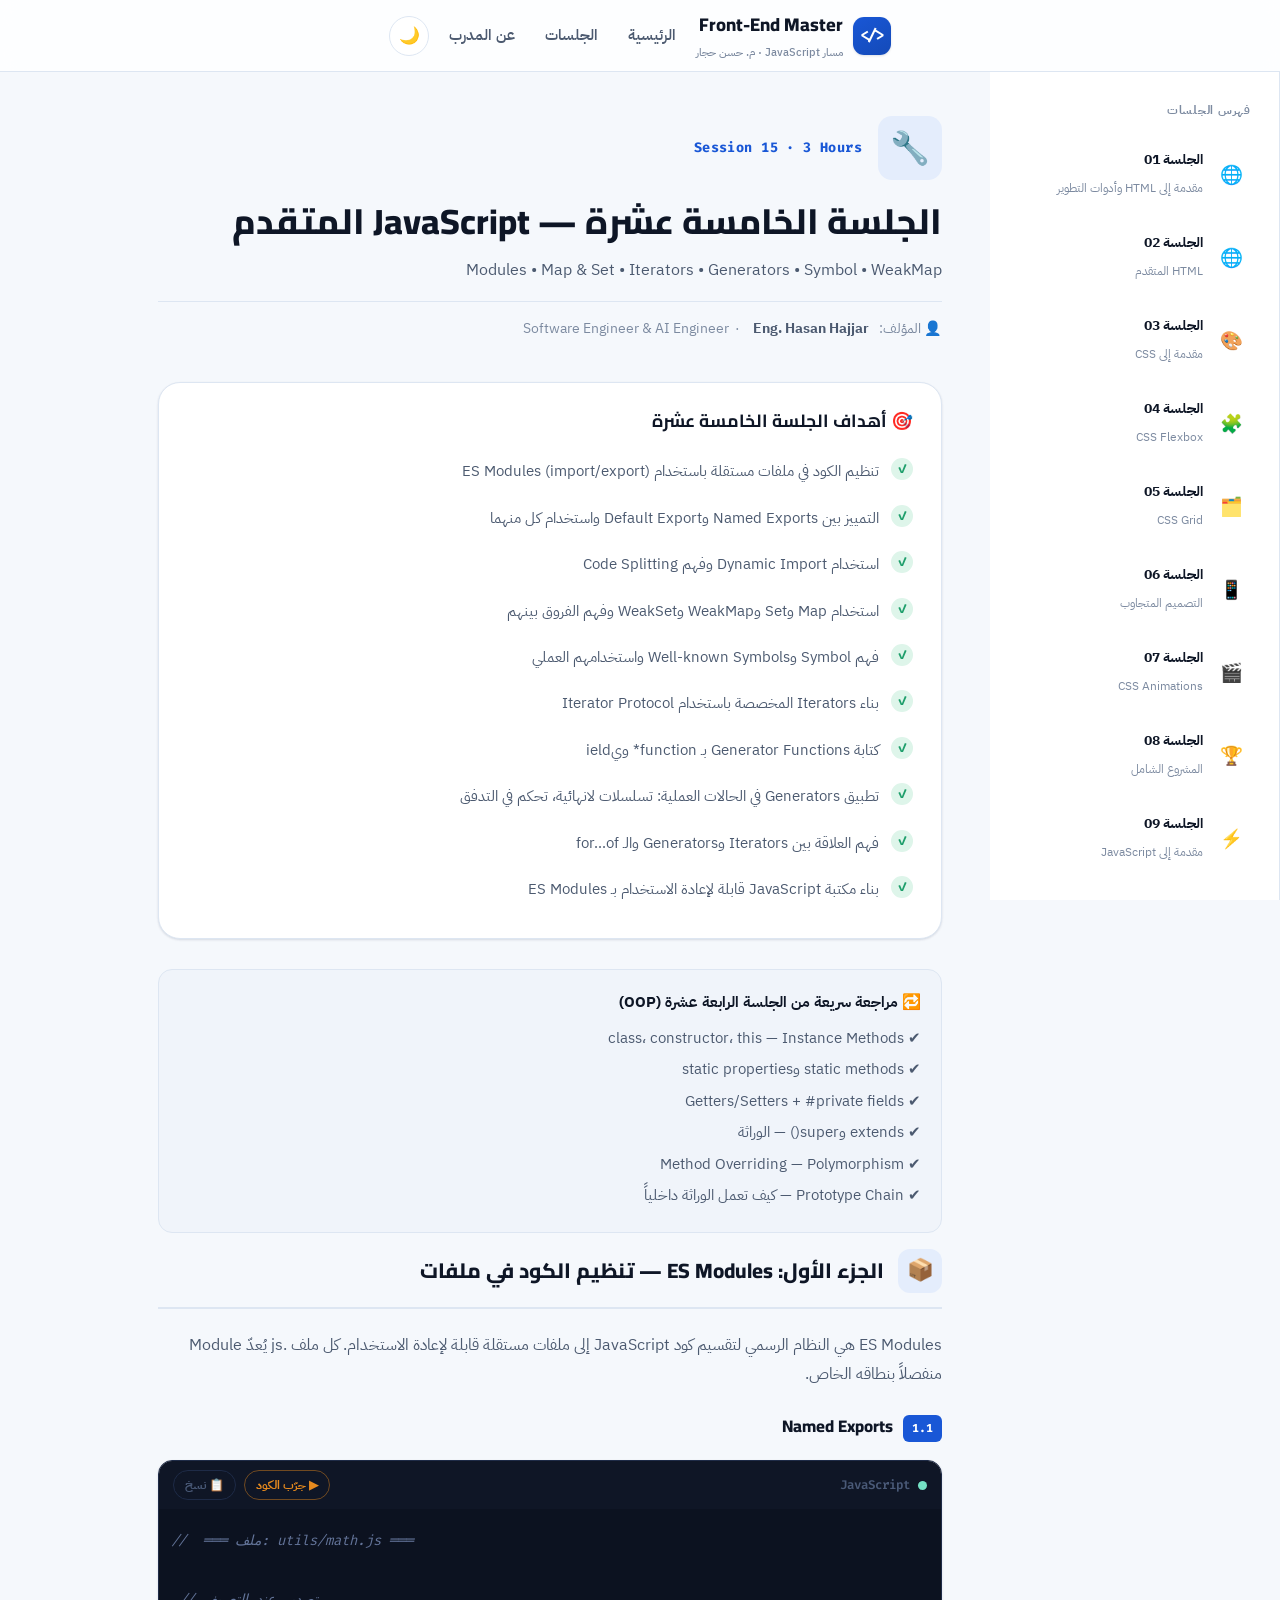
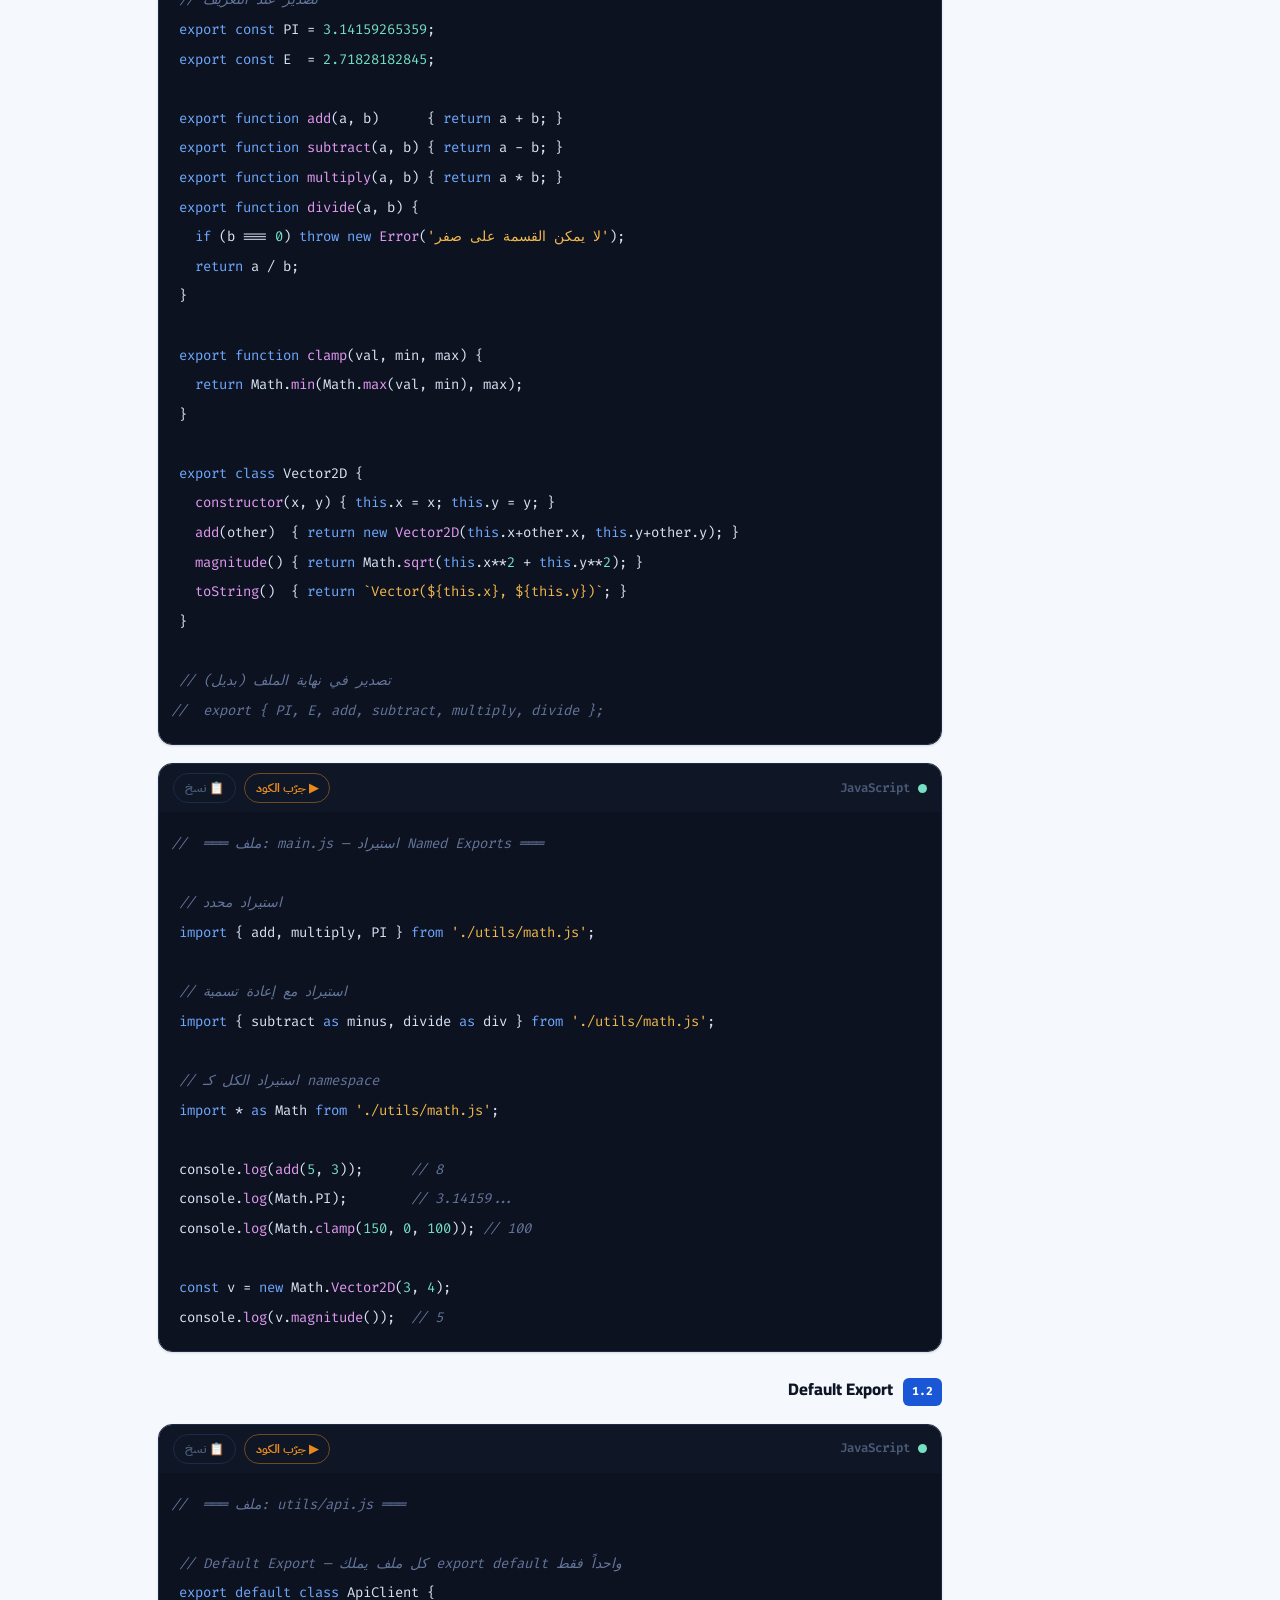
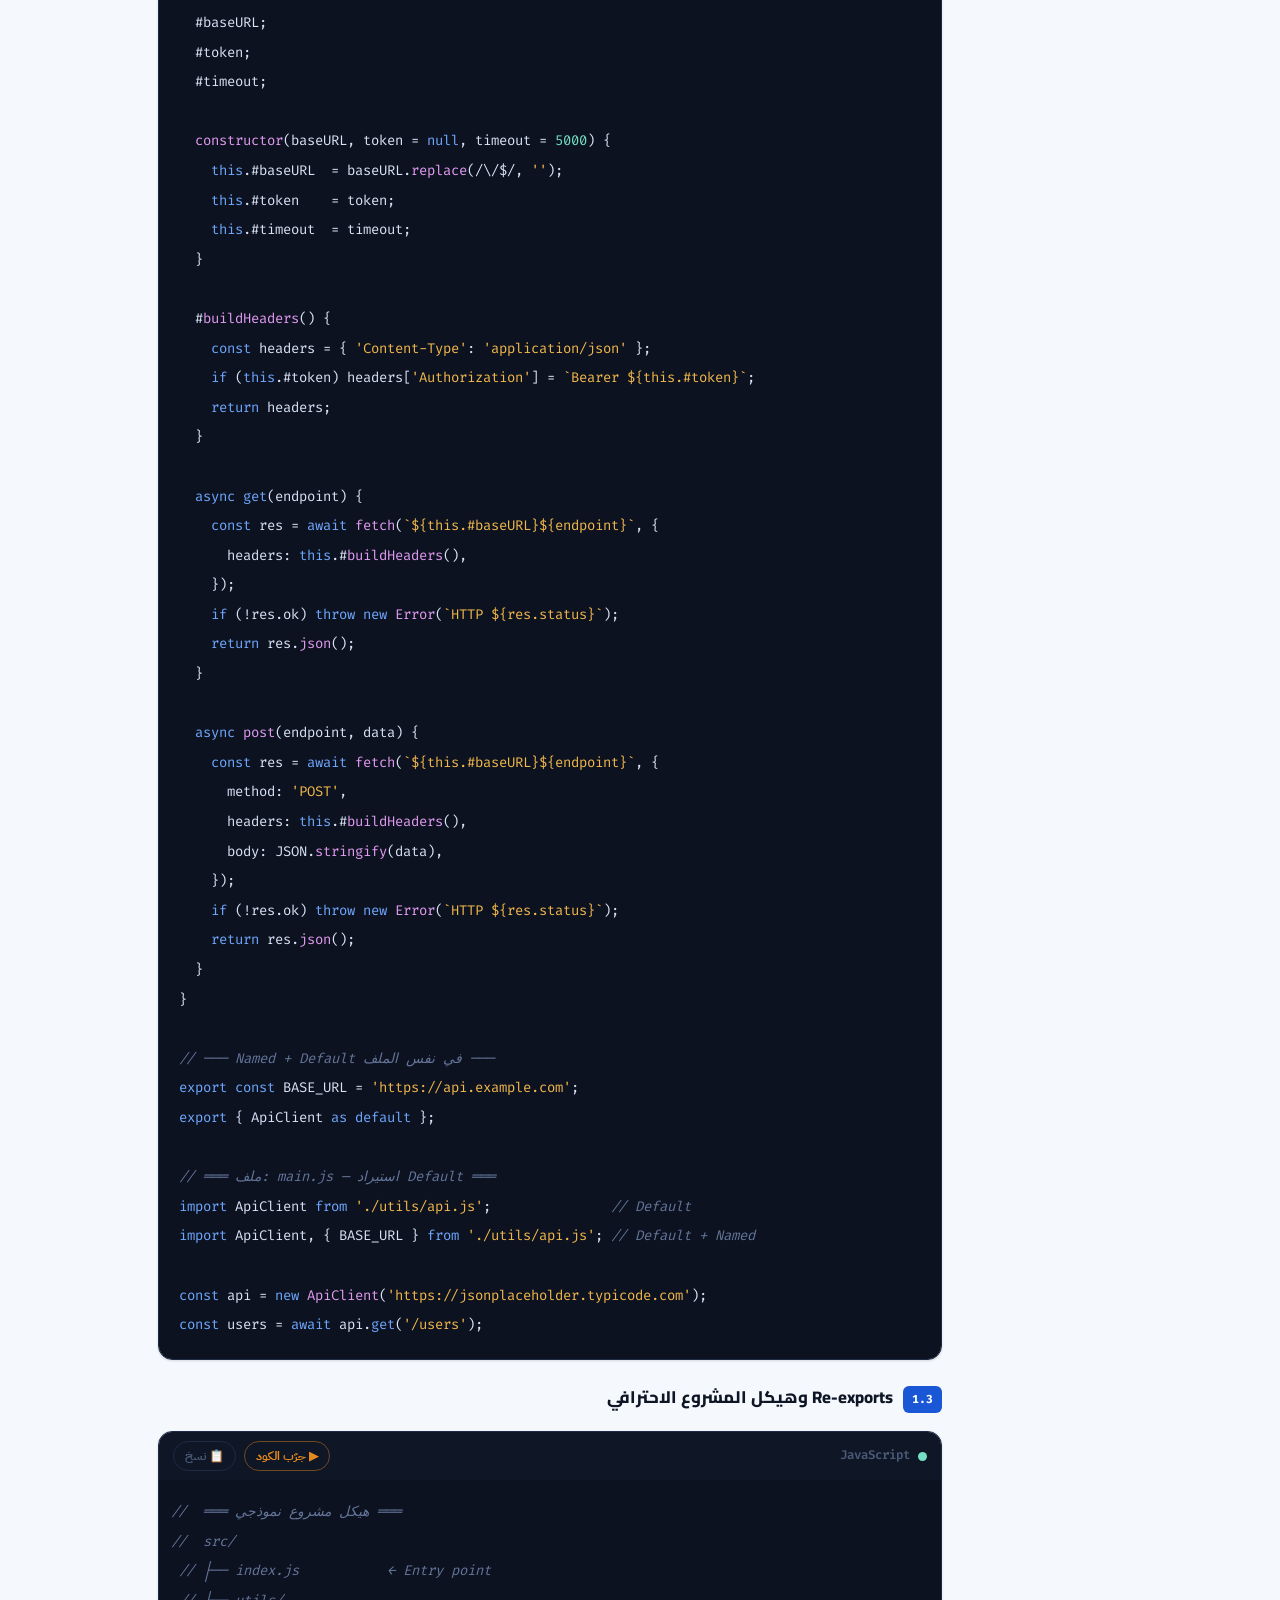
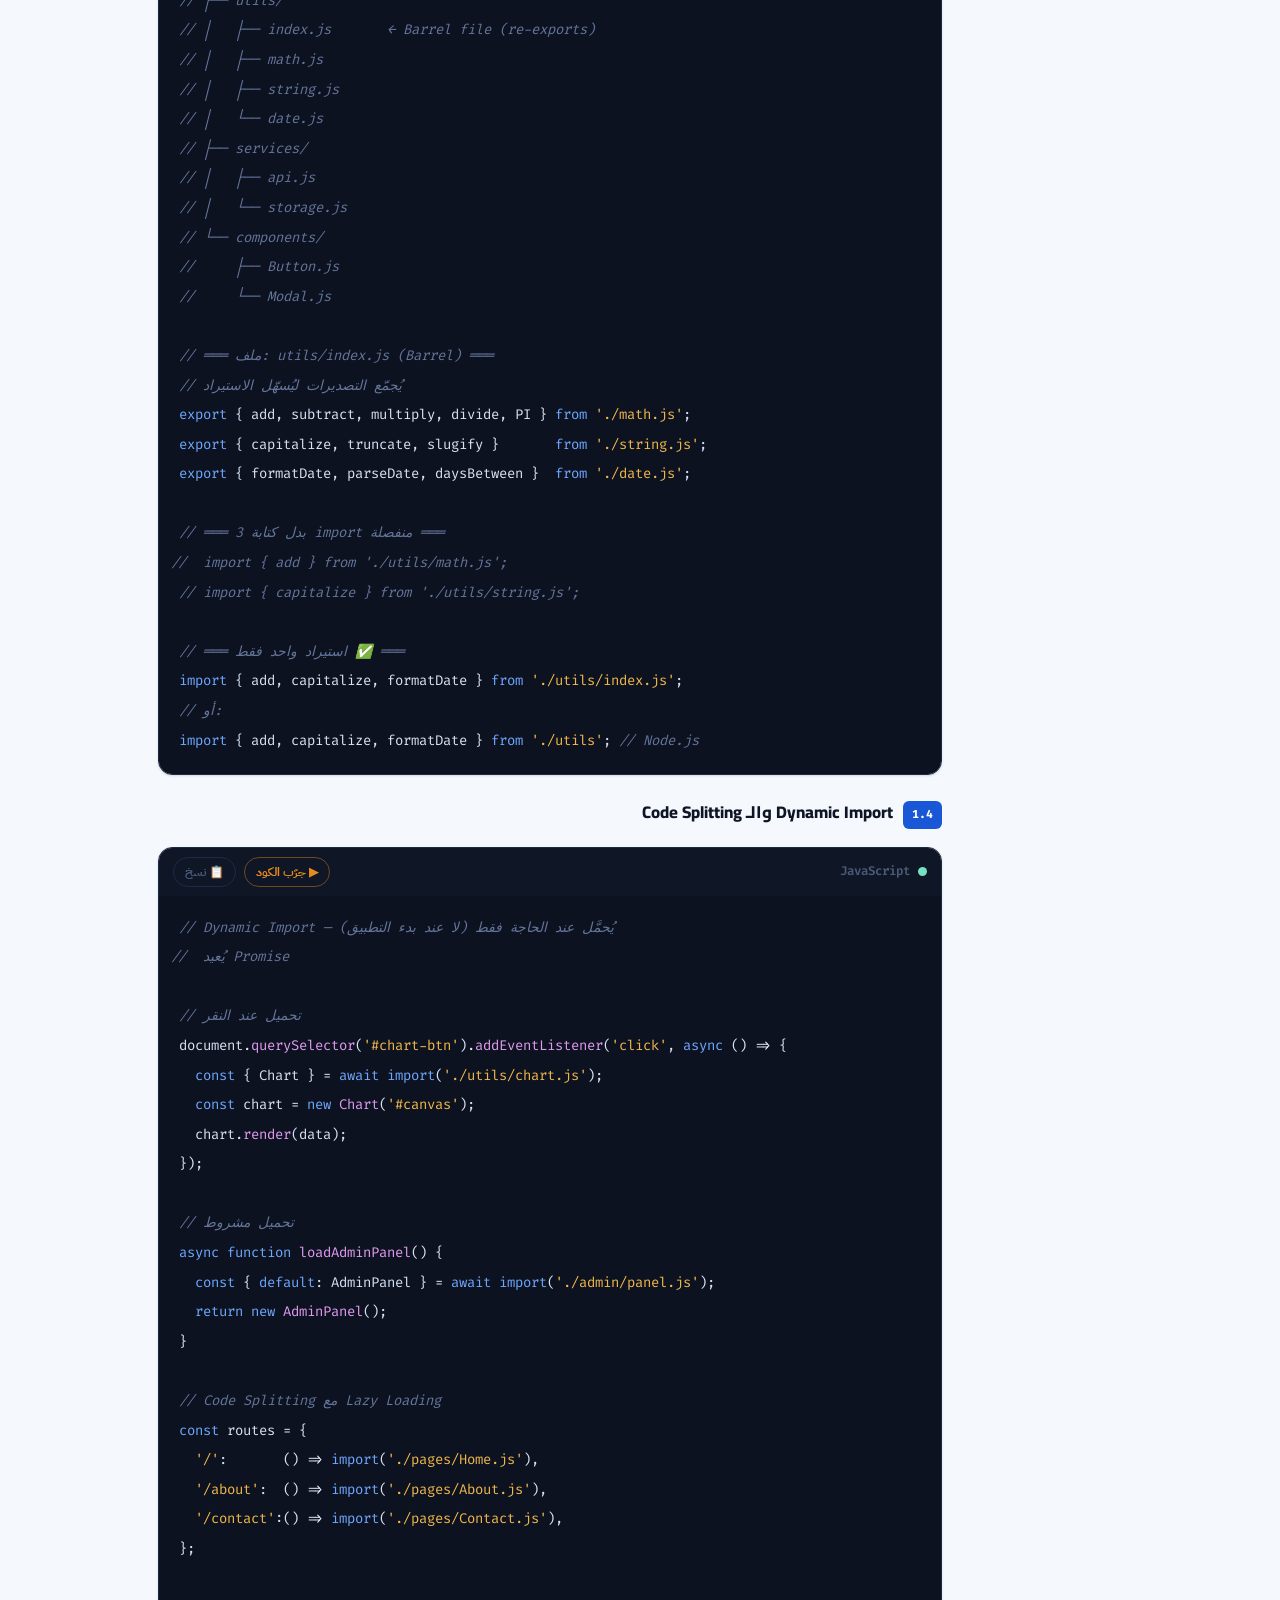
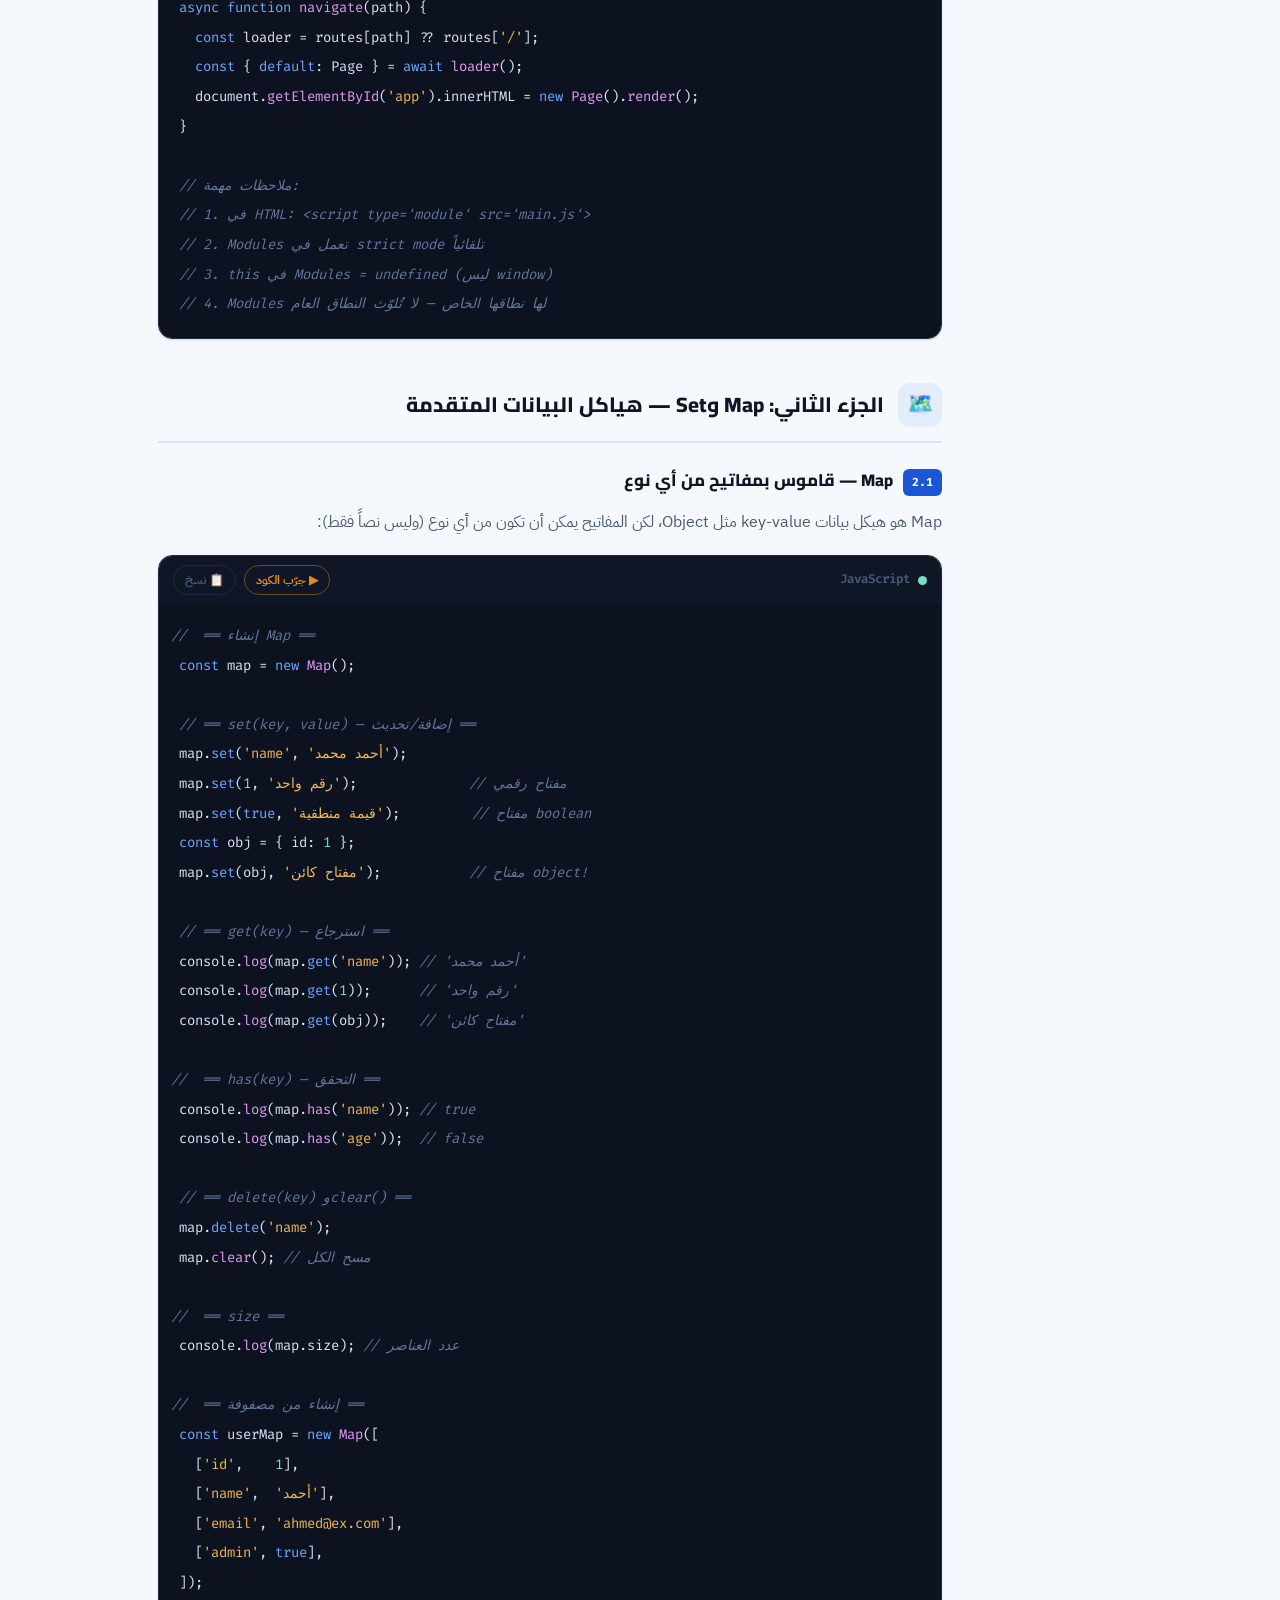
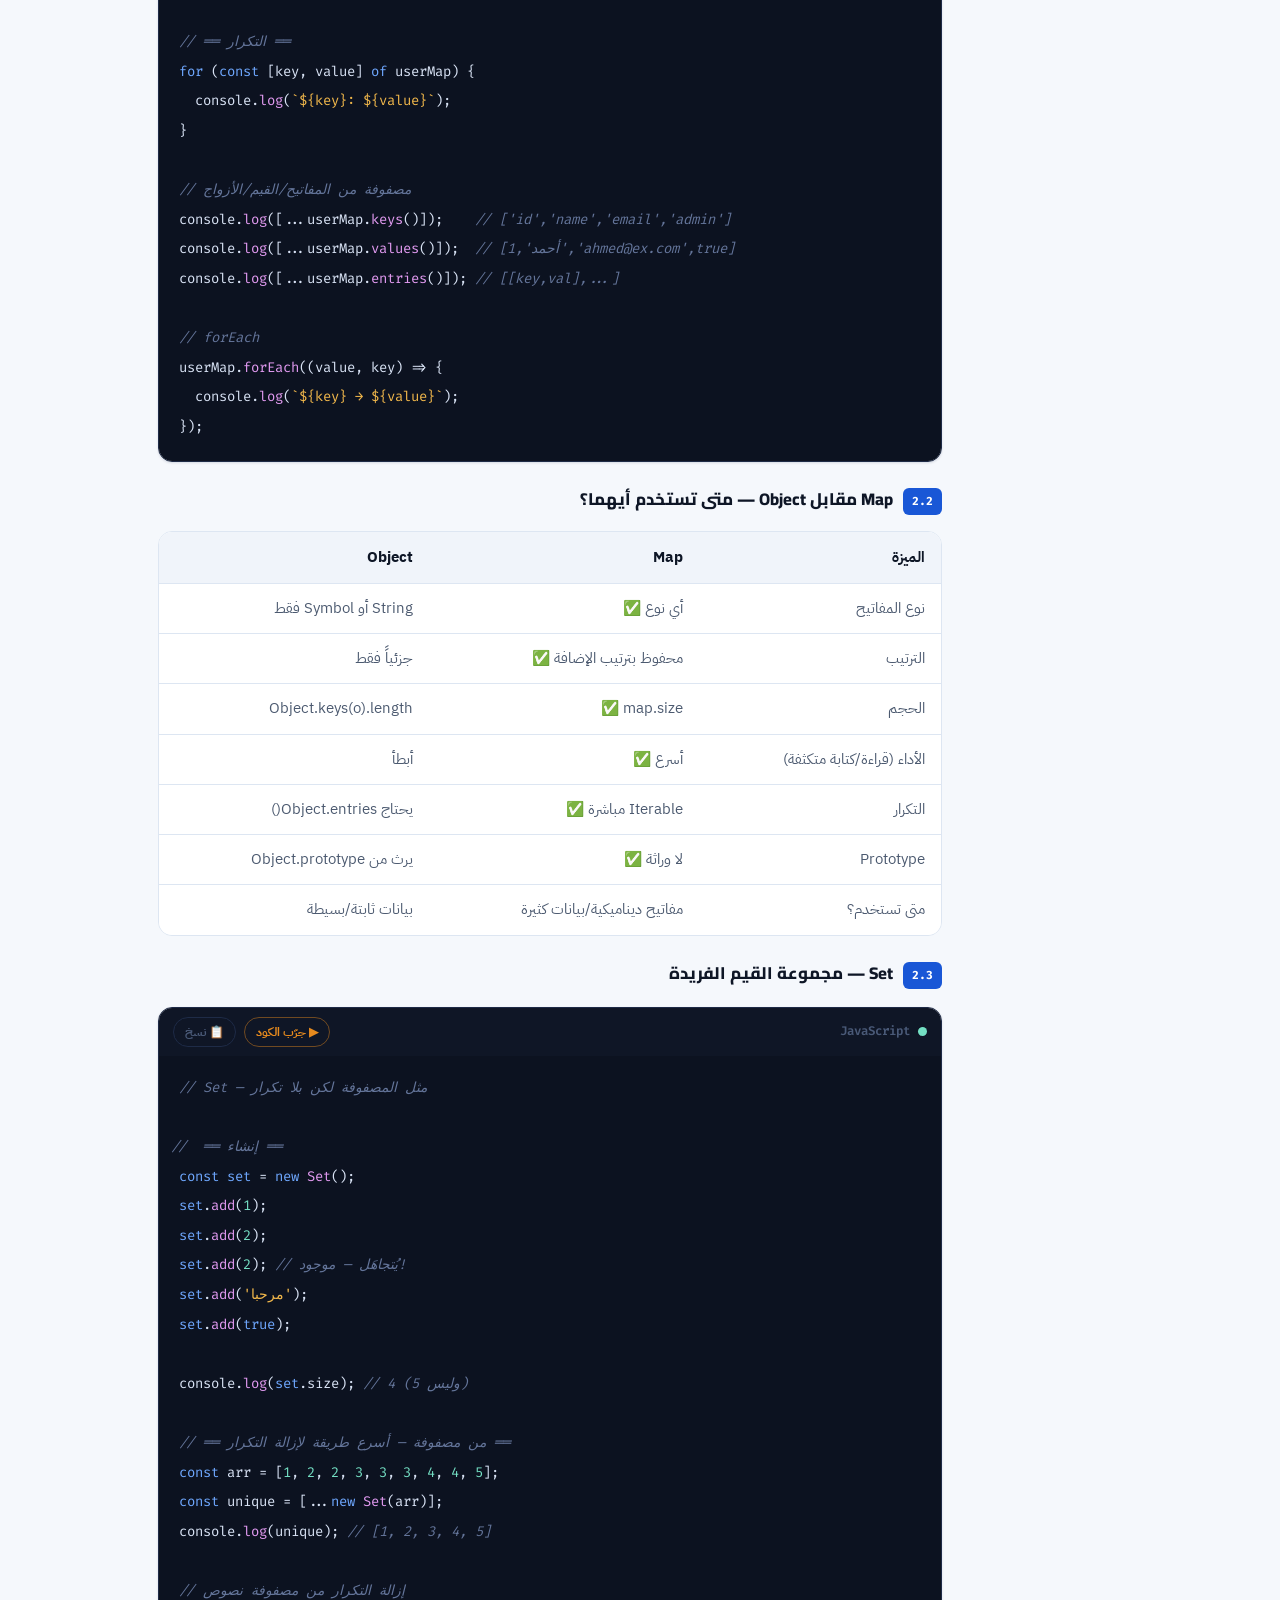
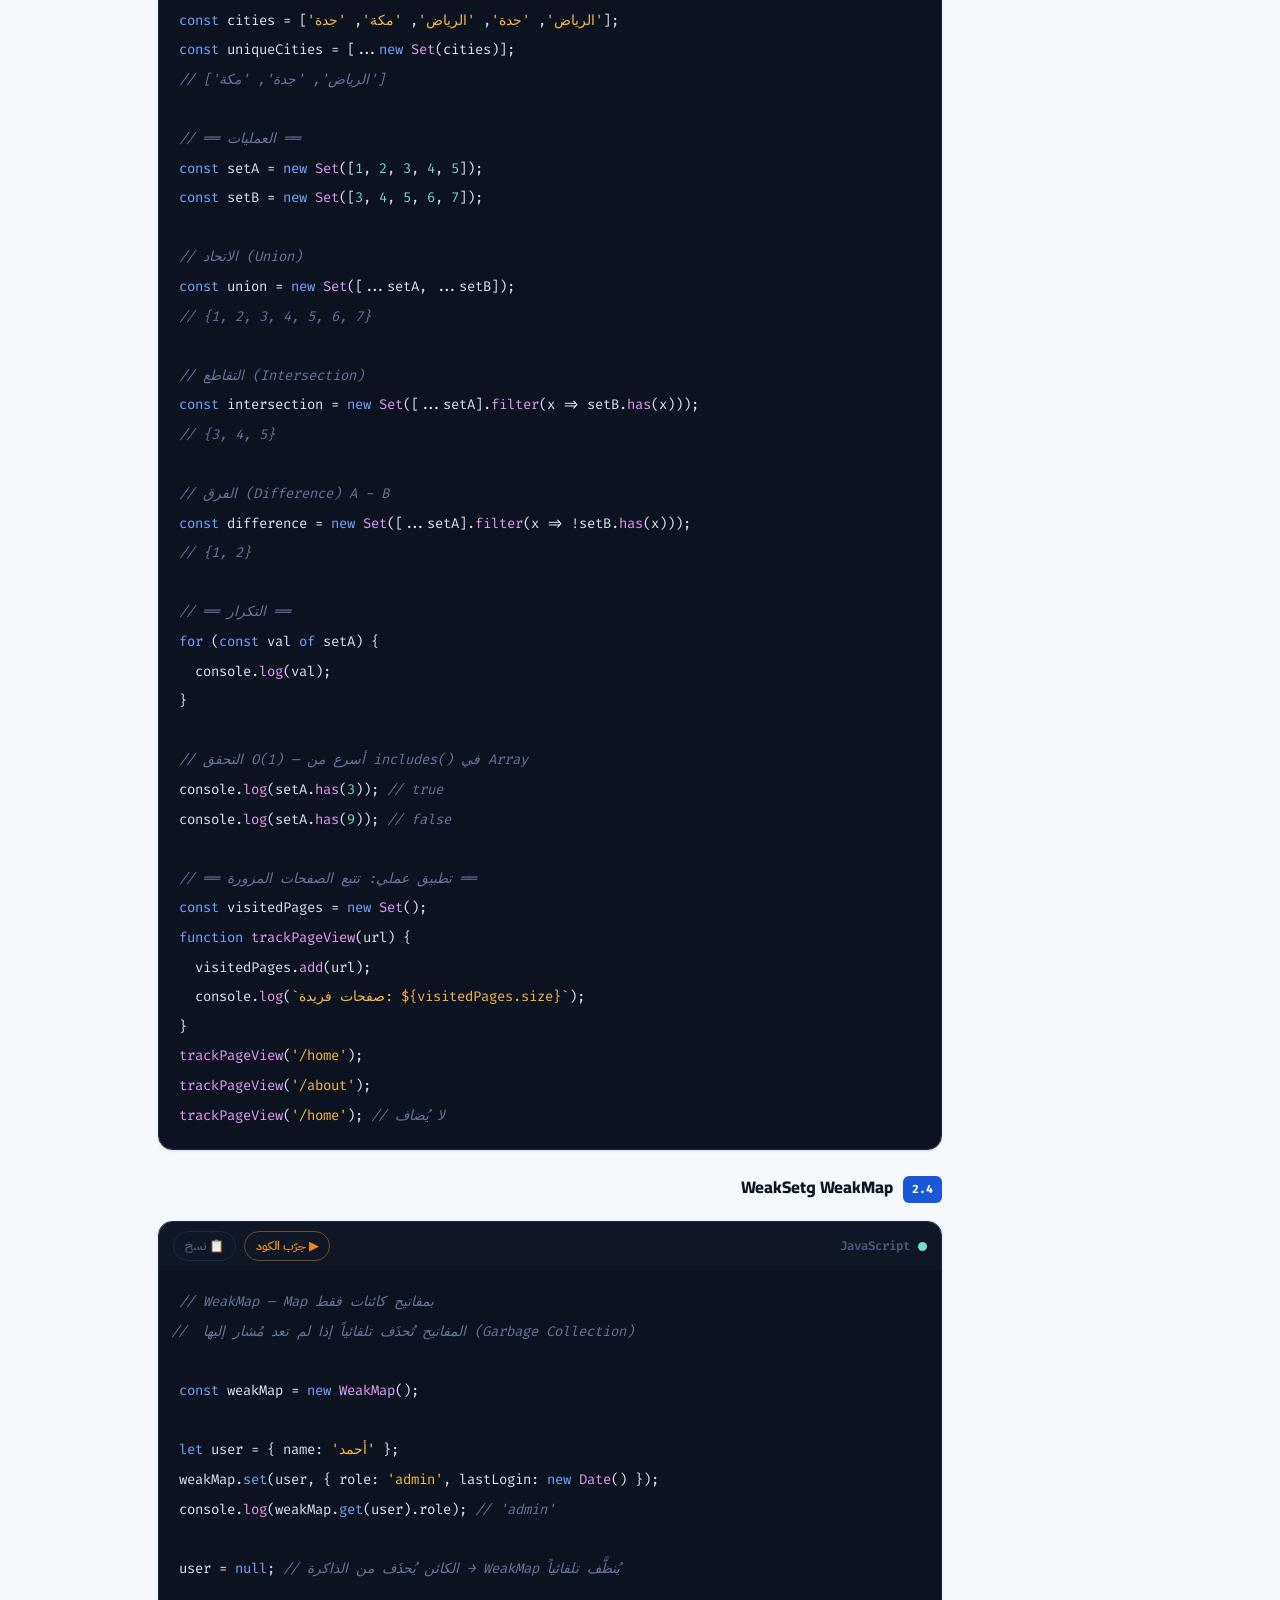
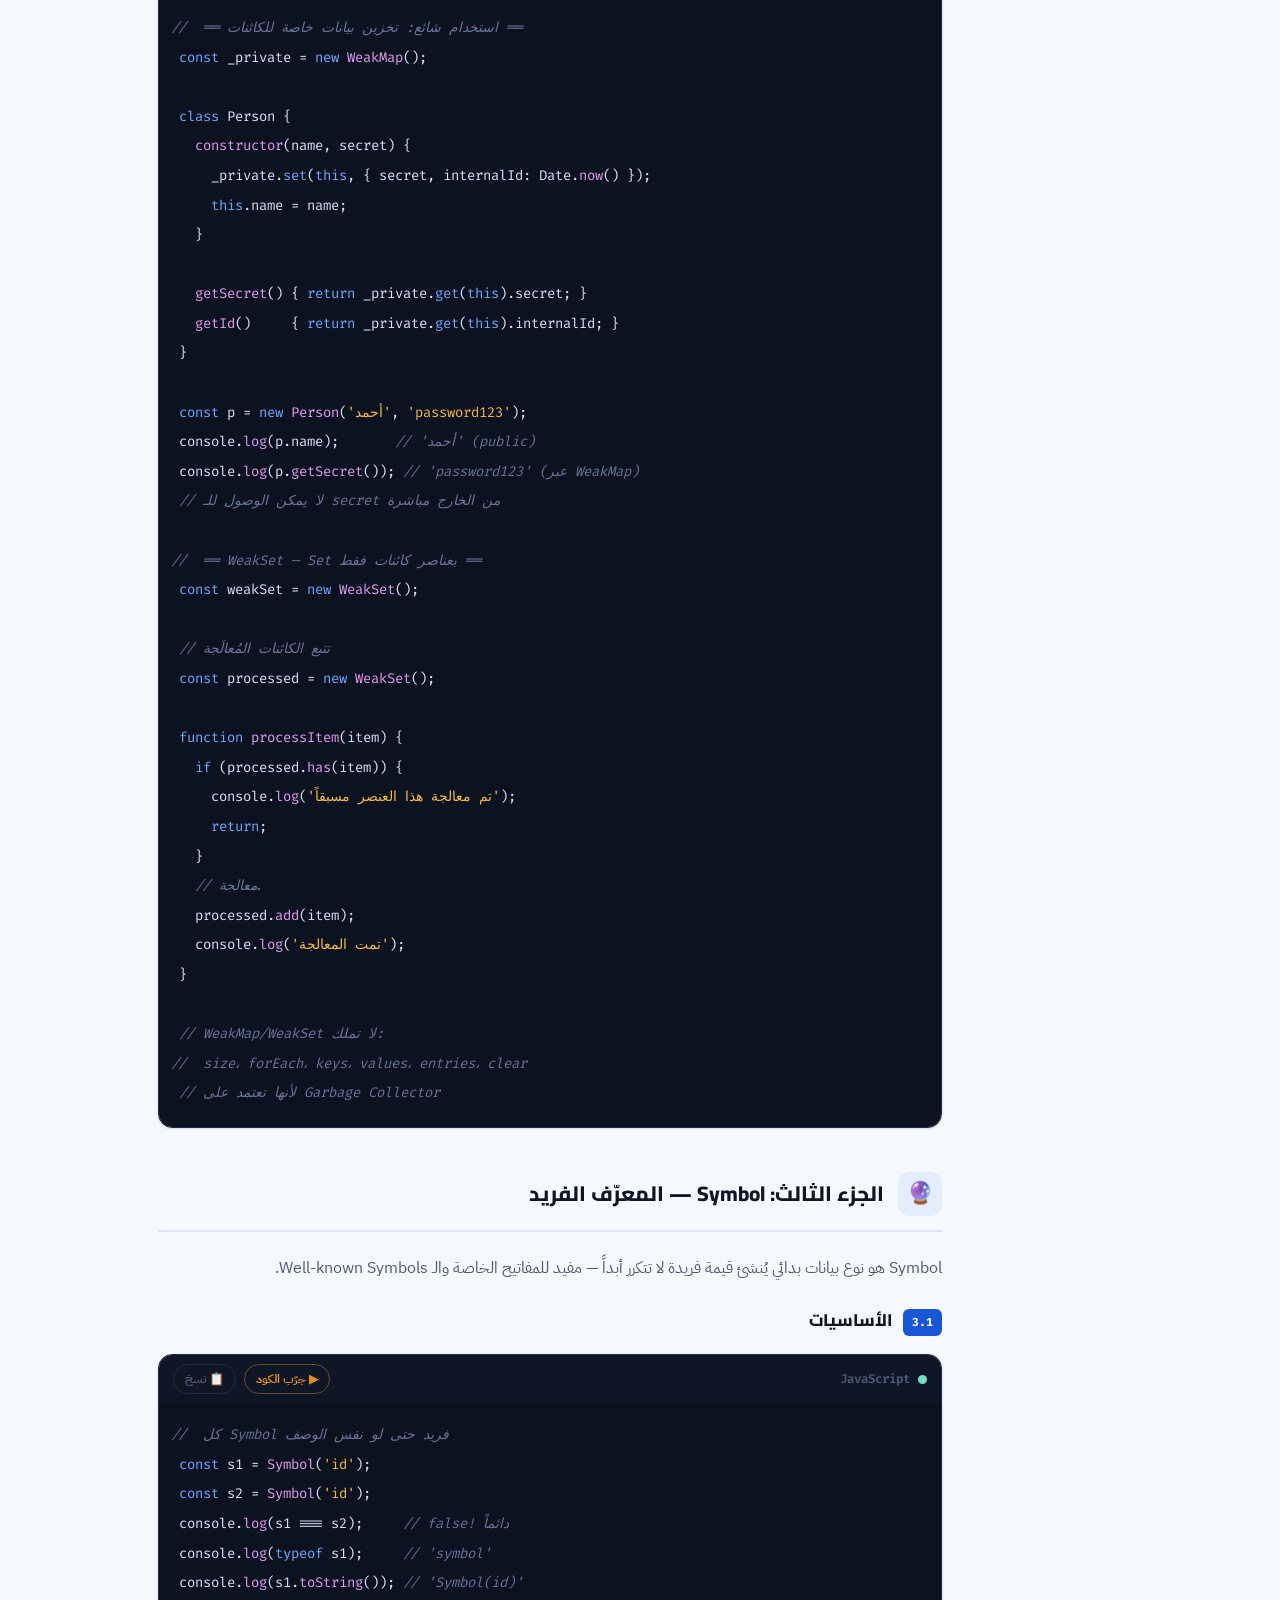
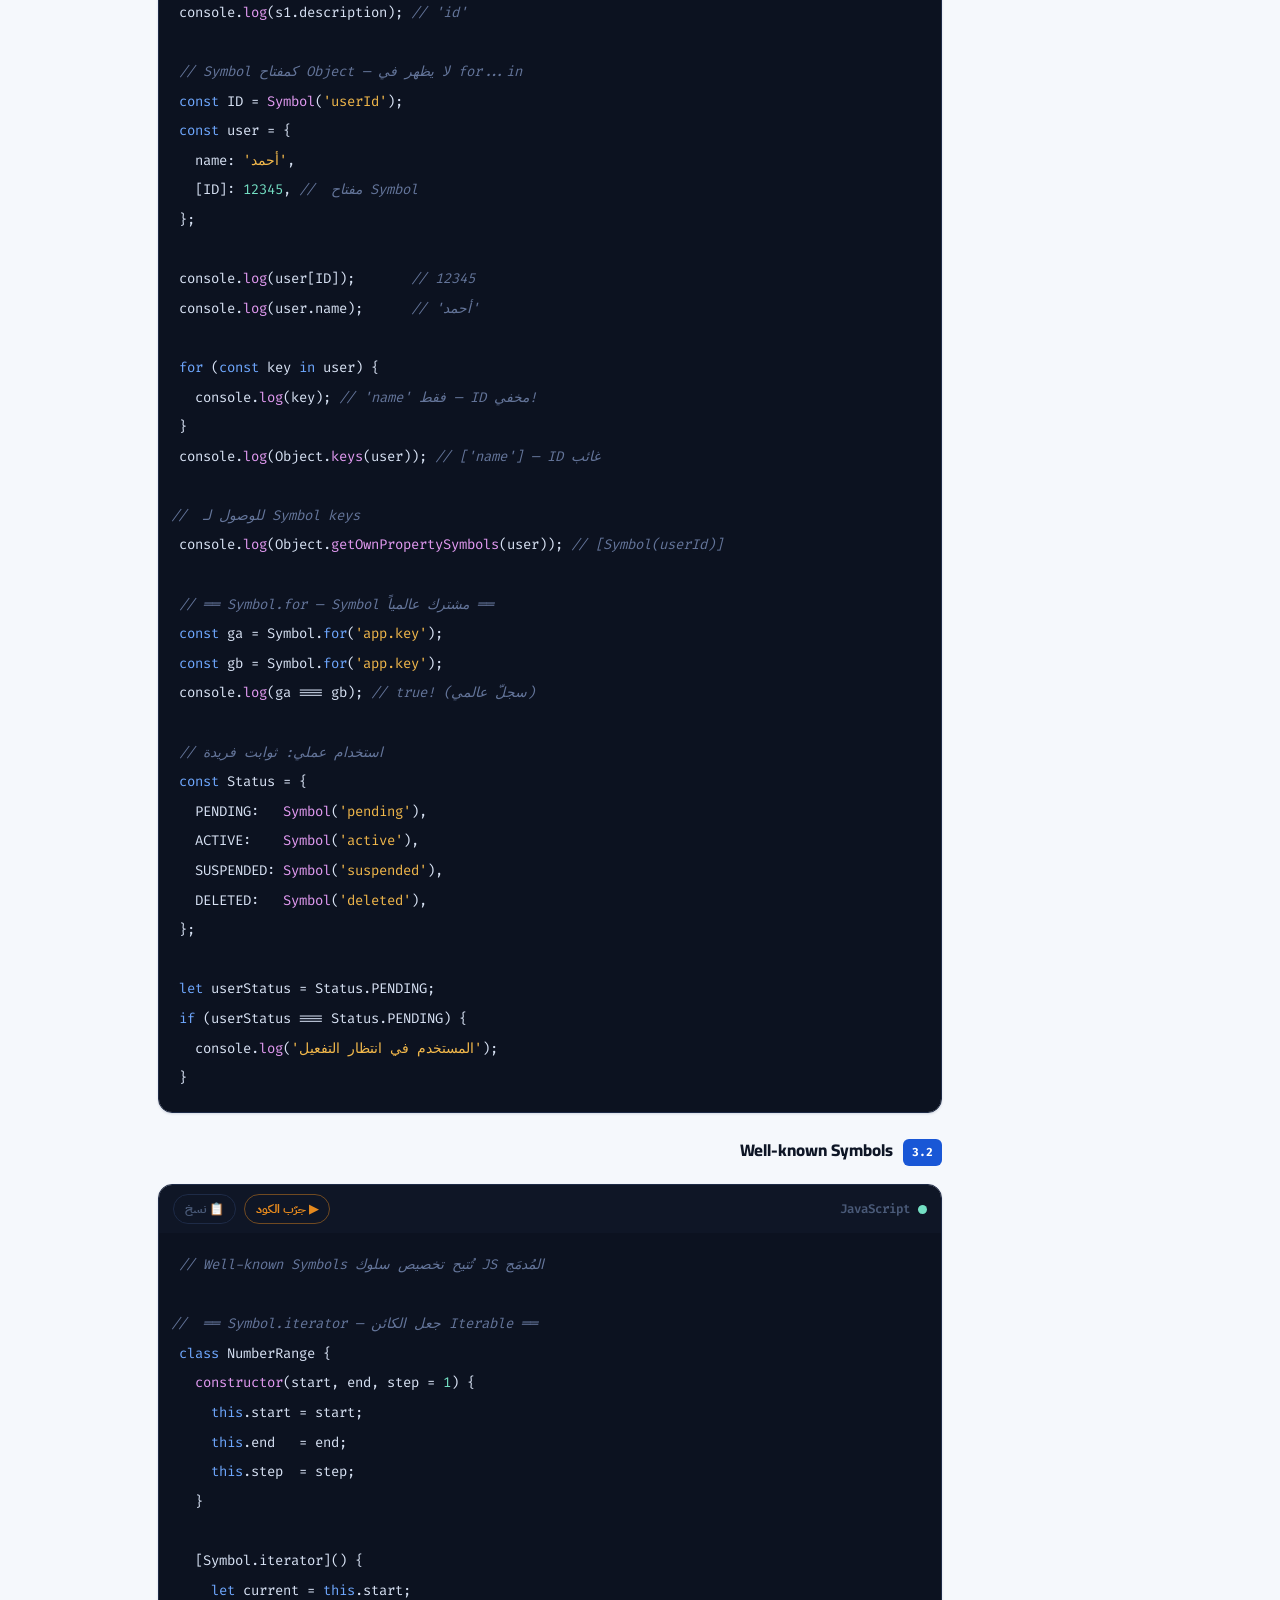
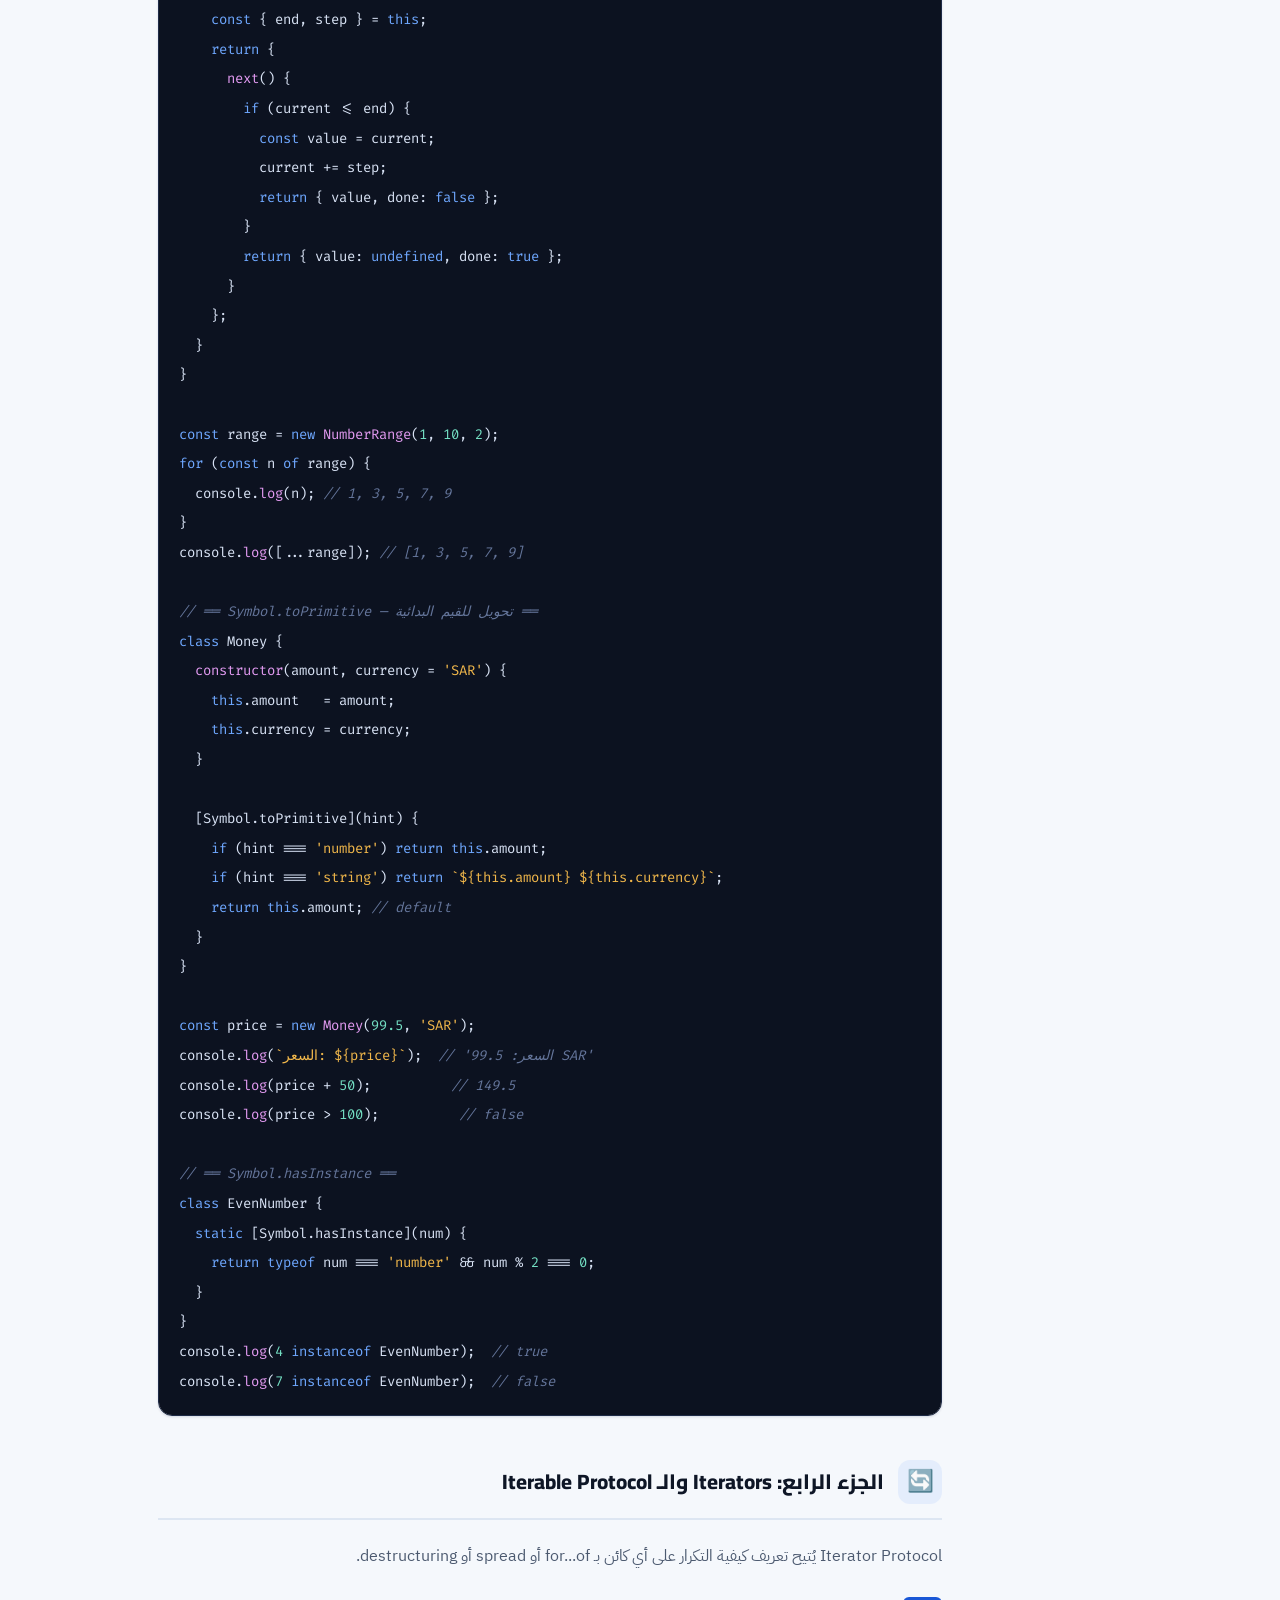
<file: lesson-15.html>
<!DOCTYPE html>
<html lang="ar" dir="rtl">
<head>
<meta charset="UTF-8">
<meta name="viewport" content="width=device-width, initial-scale=1.0">
<title>الجلسة 15 — JavaScript المتقدم | Front-End Master Book</title>
<meta name="description" content="JavaScript المتقدم — Modules • Map &amp; Set • Iterators • Generators • Symbol • WeakMap">
<link rel="preconnect" href="https://fonts.googleapis.com">
<link rel="preconnect" href="https://fonts.gstatic.com" crossorigin>
<link href="https://fonts.googleapis.com/css2?family=Cairo:wght@600;700;800;900&family=IBM+Plex+Sans+Arabic:wght@400;500;600;700&family=Fira+Code:wght@400;500&display=swap" rel="stylesheet">
<link rel="stylesheet" href="style.css">
</head>
<body data-lesson-id="15">

<nav class="navbar">
  <div class="container">
    <a href="index.html" class="brand">
      <span class="brand-mark">&lt;/&gt;</span>
      <span>Front-End Master
        <small>مسار JavaScript · م. حسن حجار</small>
      </span>
    </a>
    <div class="nav-links">
      <a href="index.html">الرئيسية</a>
      <a href="index.html#lessons">الجلسات</a>
      <a href="index.html#about">عن المدرب</a>
    </div>
    <div class="nav-actions">
      <button class="icon-btn theme-toggle" aria-label="تبديل الوضع الليلي">
        <span class="moon">🌙</span><span class="sun">☀️</span>
      </button>
      <button class="icon-btn sidebar-toggle-btn" aria-label="فهرس الجلسات">📑</button>
      <button class="icon-btn nav-toggle" aria-label="القائمة">☰</button>
    </div>
  </div>
</nav>

<div class="mobile-menu">
  <a href="index.html">الرئيسية</a>
  <a href="index.html#lessons">الجلسات</a>
  <a href="index.html#about">عن المدرب</a>
</div>

<div class="lesson-shell">
  <aside class="sidebar">
    <div class="sidebar-title">فهرس الجلسات</div>
    <div data-sidebar-list></div>
    <div class="sidebar-progress">
      <div class="track"><div class="fill"></div></div>
      <span></span>
    </div>
  </aside>

  <main class="lesson-main">
    <div class="container">
      <div class="lesson-header">
  <div class="top-row">
    <span class="emoji-badge">🔧</span>
    <div>
      <div class="session-tag">Session 15 &middot; 3 Hours</div>
    </div>
  </div>
  <h1>الجلسة الخامسة عشرة — JavaScript المتقدم</h1>
  <p class="tags-line">Modules • Map &amp; Set • Iterators • Generators • Symbol • WeakMap</p>
  <div class="author-line">👤 المؤلف: <b>Eng. Hasan Hajjar</b> &nbsp;·&nbsp; Software Engineer &amp; AI Engineer</div>
</div>

<div class="goals-card">
  <h2>🎯 أهداف الجلسة الخامسة عشرة</h2>
  <ul class="goal-list"><li>تنظيم الكود في ملفات مستقلة باستخدام ES Modules (import/export)</li><li>التمييز بين Named Exports وDefault Export واستخدام كل منهما</li><li>استخدام Dynamic Import وفهم Code Splitting</li><li>استخدام Map وSet وWeakMap وWeakSet وفهم الفروق بينهم</li><li>فهم Symbol وWell-known Symbols واستخدامهم العملي</li><li>بناء Iterators المخصصة باستخدام Iterator Protocol</li><li>كتابة Generator Functions بـ function* ويield</li><li>تطبيق Generators في الحالات العملية: تسلسلات لانهائية، تحكم في التدفق</li><li>فهم العلاقة بين Iterators وGenerators والـ for...of</li><li>بناء مكتبة JavaScript قابلة لإعادة الاستخدام بـ ES Modules</li></ul>
</div><div class="callout info"><span class="callout-title">🔁 مراجعة سريعة من الجلسة الرابعة عشرة (OOP)</span><p>✔ class، constructor، this — Instance Methods</p><p>✔ static methods وstatic properties</p><p>✔ Getters/Setters + #private fields</p><p>✔ extends وsuper() — الوراثة</p><p>✔ Method Overriding — Polymorphism</p><p>✔ Prototype Chain — كيف تعمل الوراثة داخلياً</p></div>
<div class="part"><div class="part-head"><span class="p-icon">📦</span><h2>الجزء الأول: ES Modules — تنظيم الكود في ملفات</h2></div><p class="blk-para">ES Modules هي النظام الرسمي لتقسيم كود JavaScript إلى ملفات مستقلة قابلة لإعادة الاستخدام. كل ملف .js يُعدّ Module منفصلاً بنطاقه الخاص.</p><div class="subsection"><div class="sub-head"><span class="sub-num">1.1</span><h3>Named Exports</h3></div><div class="code-block" data-lang="javascript">
  <div class="code-head">
    <span class="code-lang"><span class="cdot js"></span>JavaScript</span>
    <div class="code-actions">
      <button class="code-btn run-btn">▶ جرّب الكود</button>
      <button class="code-btn copy-btn">📋 نسخ</button>
    </div>
  </div>
  <pre><code>// ═══ ملف: utils/math.js ═══

// تصدير عند التعريف
export const PI = 3.14159265359;
export const E  = 2.71828182845;

export function add(a, b)      { return a + b; }
export function subtract(a, b) { return a - b; }
export function multiply(a, b) { return a * b; }
export function divide(a, b) {
  if (b === 0) throw new Error('لا يمكن القسمة على صفر');
  return a / b;
}

export function clamp(val, min, max) {
  return Math.min(Math.max(val, min), max);
}

export class Vector2D {
  constructor(x, y) { this.x = x; this.y = y; }
  add(other)  { return new Vector2D(this.x+other.x, this.y+other.y); }
  magnitude() { return Math.sqrt(this.x**2 + this.y**2); }
  toString()  { return `Vector(${this.x}, ${this.y})`; }
}

// تصدير في نهاية الملف (بديل)
// export { PI, E, add, subtract, multiply, divide };</code></pre>
  <div class="output-box" id="out-1"></div>
</div><div class="code-block" data-lang="javascript">
  <div class="code-head">
    <span class="code-lang"><span class="cdot js"></span>JavaScript</span>
    <div class="code-actions">
      <button class="code-btn run-btn">▶ جرّب الكود</button>
      <button class="code-btn copy-btn">📋 نسخ</button>
    </div>
  </div>
  <pre><code>// ═══ ملف: main.js — استيراد Named Exports ═══

// استيراد محدد
import { add, multiply, PI } from './utils/math.js';

// استيراد مع إعادة تسمية
import { subtract as minus, divide as div } from './utils/math.js';

// استيراد الكل كـ namespace
import * as Math from './utils/math.js';

console.log(add(5, 3));      // 8
console.log(Math.PI);        // 3.14159...
console.log(Math.clamp(150, 0, 100)); // 100

const v = new Math.Vector2D(3, 4);
console.log(v.magnitude());  // 5</code></pre>
  <div class="output-box" id="out-2"></div>
</div></div><div class="subsection"><div class="sub-head"><span class="sub-num">1.2</span><h3>Default Export</h3></div><div class="code-block" data-lang="javascript">
  <div class="code-head">
    <span class="code-lang"><span class="cdot js"></span>JavaScript</span>
    <div class="code-actions">
      <button class="code-btn run-btn">▶ جرّب الكود</button>
      <button class="code-btn copy-btn">📋 نسخ</button>
    </div>
  </div>
  <pre><code>// ═══ ملف: utils/api.js ═══

// Default Export — كل ملف يملك export default واحداً فقط
export default class ApiClient {
  #baseURL;
  #token;
  #timeout;

  constructor(baseURL, token = null, timeout = 5000) {
    this.#baseURL  = baseURL.replace(/\/$/, '');
    this.#token    = token;
    this.#timeout  = timeout;
  }

  #buildHeaders() {
    const headers = { 'Content-Type': 'application/json' };
    if (this.#token) headers['Authorization'] = `Bearer ${this.#token}`;
    return headers;
  }

  async get(endpoint) {
    const res = await fetch(`${this.#baseURL}${endpoint}`, {
      headers: this.#buildHeaders(),
    });
    if (!res.ok) throw new Error(`HTTP ${res.status}`);
    return res.json();
  }

  async post(endpoint, data) {
    const res = await fetch(`${this.#baseURL}${endpoint}`, {
      method: 'POST',
      headers: this.#buildHeaders(),
      body: JSON.stringify(data),
    });
    if (!res.ok) throw new Error(`HTTP ${res.status}`);
    return res.json();
  }
}

// ─── Named + Default في نفس الملف ───
export const BASE_URL = 'https://api.example.com';
export { ApiClient as default };

// ═══ ملف: main.js — استيراد Default ═══
import ApiClient from './utils/api.js';               // Default
import ApiClient, { BASE_URL } from './utils/api.js'; // Default + Named

const api = new ApiClient('https://jsonplaceholder.typicode.com');
const users = await api.get('/users');</code></pre>
  <div class="output-box" id="out-3"></div>
</div></div><div class="subsection"><div class="sub-head"><span class="sub-num">1.3</span><h3>Re-exports وهيكل المشروع الاحترافي</h3></div><div class="code-block" data-lang="javascript">
  <div class="code-head">
    <span class="code-lang"><span class="cdot js"></span>JavaScript</span>
    <div class="code-actions">
      <button class="code-btn run-btn">▶ جرّب الكود</button>
      <button class="code-btn copy-btn">📋 نسخ</button>
    </div>
  </div>
  <pre><code>// ═══ هيكل مشروع نموذجي ═══
// src/
// ├── index.js           ← Entry point
// ├── utils/
// │   ├── index.js       ← Barrel file (re-exports)
// │   ├── math.js
// │   ├── string.js
// │   └── date.js
// ├── services/
// │   ├── api.js
// │   └── storage.js
// └── components/
//     ├── Button.js
//     └── Modal.js

// ═══ ملف: utils/index.js (Barrel) ═══
// يُجمّع التصديرات ليُسهّل الاستيراد
export { add, subtract, multiply, divide, PI } from './math.js';
export { capitalize, truncate, slugify }       from './string.js';
export { formatDate, parseDate, daysBetween }  from './date.js';

// ═══ بدل كتابة 3 import منفصلة ═══
// import { add } from './utils/math.js';
// import { capitalize } from './utils/string.js';

// ═══ استيراد واحد فقط ✅ ═══
import { add, capitalize, formatDate } from './utils/index.js';
// أو:
import { add, capitalize, formatDate } from './utils'; // Node.js</code></pre>
  <div class="output-box" id="out-4"></div>
</div></div><div class="subsection"><div class="sub-head"><span class="sub-num">1.4</span><h3>Dynamic Import والـ Code Splitting</h3></div><div class="code-block" data-lang="javascript">
  <div class="code-head">
    <span class="code-lang"><span class="cdot js"></span>JavaScript</span>
    <div class="code-actions">
      <button class="code-btn run-btn">▶ جرّب الكود</button>
      <button class="code-btn copy-btn">📋 نسخ</button>
    </div>
  </div>
  <pre><code>// Dynamic Import — يُحمَّل عند الحاجة فقط (لا عند بدء التطبيق)
// يُعيد Promise

// تحميل عند النقر
document.querySelector('#chart-btn').addEventListener('click', async () =&gt; {
  const { Chart } = await import('./utils/chart.js');
  const chart = new Chart('#canvas');
  chart.render(data);
});

// تحميل مشروط
async function loadAdminPanel() {
  const { default: AdminPanel } = await import('./admin/panel.js');
  return new AdminPanel();
}

// Code Splitting مع Lazy Loading
const routes = {
  '/':       () =&gt; import('./pages/Home.js'),
  '/about':  () =&gt; import('./pages/About.js'),
  '/contact':() =&gt; import('./pages/Contact.js'),
};

async function navigate(path) {
  const loader = routes[path] ?? routes['/'];
  const { default: Page } = await loader();
  document.getElementById('app').innerHTML = new Page().render();
}

// ملاحظات مهمة:
// 1. في HTML: &lt;script type='module' src='main.js'&gt;
// 2. Modules تعمل في strict mode تلقائياً
// 3. this في Modules = undefined (ليس window)
// 4. Modules لها نطاقها الخاص — لا تُلوّث النطاق العام</code></pre>
  <div class="output-box" id="out-5"></div>
</div></div></div><div class="part"><div class="part-head"><span class="p-icon">🗺️</span><h2>الجزء الثاني: Map وSet — هياكل البيانات المتقدمة</h2></div><div class="subsection"><div class="sub-head"><span class="sub-num">2.1</span><h3>Map — قاموس بمفاتيح من أي نوع</h3></div><p class="blk-para">Map هو هيكل بيانات key-value مثل Object، لكن المفاتيح يمكن أن تكون من أي نوع (وليس نصاً فقط):</p><div class="code-block" data-lang="javascript">
  <div class="code-head">
    <span class="code-lang"><span class="cdot js"></span>JavaScript</span>
    <div class="code-actions">
      <button class="code-btn run-btn">▶ جرّب الكود</button>
      <button class="code-btn copy-btn">📋 نسخ</button>
    </div>
  </div>
  <pre><code>// ══ إنشاء Map ══
const map = new Map();

// ══ set(key, value) — إضافة/تحديث ══
map.set('name', 'أحمد محمد');
map.set(1, 'رقم واحد');              // مفتاح رقمي
map.set(true, 'قيمة منطقية');         // مفتاح boolean
const obj = { id: 1 };
map.set(obj, 'مفتاح كائن');           // مفتاح object!

// ══ get(key) — استرجاع ══
console.log(map.get('name')); // 'أحمد محمد'
console.log(map.get(1));      // 'رقم واحد'
console.log(map.get(obj));    // 'مفتاح كائن'

// ══ has(key) — التحقق ══
console.log(map.has('name')); // true
console.log(map.has('age'));  // false

// ══ delete(key) وclear() ══
map.delete('name');
map.clear(); // مسح الكل

// ══ size ══
console.log(map.size); // عدد العناصر

// ══ إنشاء من مصفوفة ══
const userMap = new Map([
  ['id',    1],
  ['name',  'أحمد'],
  ['email', 'ahmed@ex.com'],
  ['admin', true],
]);

// ══ التكرار ══
for (const [key, value] of userMap) {
  console.log(`${key}: ${value}`);
}

// مصفوفة من المفاتيح/القيم/الأزواج
console.log([...userMap.keys()]);    // ['id','name','email','admin']
console.log([...userMap.values()]);  // [1,'أحمد','ahmed@ex.com',true]
console.log([...userMap.entries()]); // [[key,val],...]

// forEach
userMap.forEach((value, key) =&gt; {
  console.log(`${key} → ${value}`);
});</code></pre>
  <div class="output-box" id="out-6"></div>
</div></div><div class="subsection"><div class="sub-head"><span class="sub-num">2.2</span><h3>Map مقابل Object — متى تستخدم أيهما؟</h3></div><div class="tbl-wrap"><table class="data-tbl"><thead><tr><th>الميزة</th><th>Map</th><th>Object</th></tr></thead><tbody><tr><td>نوع المفاتيح</td><td>أي نوع ✅</td><td>String أو Symbol فقط</td></tr><tr><td>الترتيب</td><td>محفوظ بترتيب الإضافة ✅</td><td>جزئياً فقط</td></tr><tr><td>الحجم</td><td>map.size ✅</td><td>Object.keys(o).length</td></tr><tr><td>الأداء (قراءة/كتابة متكثفة)</td><td>أسرع ✅</td><td>أبطأ</td></tr><tr><td>التكرار</td><td>Iterable مباشرة ✅</td><td>يحتاج Object.entries()</td></tr><tr><td>Prototype</td><td>لا وراثة ✅</td><td>يرث من Object.prototype</td></tr><tr><td>متى تستخدم؟</td><td>مفاتيح ديناميكية/بيانات كثيرة</td><td>بيانات ثابتة/بسيطة</td></tr></tbody></table></div></div><div class="subsection"><div class="sub-head"><span class="sub-num">2.3</span><h3>Set — مجموعة القيم الفريدة</h3></div><div class="code-block" data-lang="javascript">
  <div class="code-head">
    <span class="code-lang"><span class="cdot js"></span>JavaScript</span>
    <div class="code-actions">
      <button class="code-btn run-btn">▶ جرّب الكود</button>
      <button class="code-btn copy-btn">📋 نسخ</button>
    </div>
  </div>
  <pre><code>// Set — مثل المصفوفة لكن بلا تكرار

// ══ إنشاء ══
const set = new Set();
set.add(1);
set.add(2);
set.add(2); // يُتجاهَل — موجود!
set.add('مرحبا');
set.add(true);

console.log(set.size); // 4 (وليس 5)

// ══ من مصفوفة — أسرع طريقة لإزالة التكرار ══
const arr = [1, 2, 2, 3, 3, 3, 4, 4, 5];
const unique = [...new Set(arr)];
console.log(unique); // [1, 2, 3, 4, 5]

// إزالة التكرار من مصفوفة نصوص
const cities = ['الرياض', 'جدة', 'الرياض', 'مكة', 'جدة'];
const uniqueCities = [...new Set(cities)];
// ['الرياض', 'جدة', 'مكة']

// ══ العمليات ══
const setA = new Set([1, 2, 3, 4, 5]);
const setB = new Set([3, 4, 5, 6, 7]);

// الاتحاد (Union)
const union = new Set([...setA, ...setB]);
// {1, 2, 3, 4, 5, 6, 7}

// التقاطع (Intersection)
const intersection = new Set([...setA].filter(x =&gt; setB.has(x)));
// {3, 4, 5}

// الفرق (Difference) A - B
const difference = new Set([...setA].filter(x =&gt; !setB.has(x)));
// {1, 2}

// ══ التكرار ══
for (const val of setA) {
  console.log(val);
}

// التحقق O(1) — أسرع من includes() في Array
console.log(setA.has(3)); // true
console.log(setA.has(9)); // false

// ══ تطبيق عملي: تتبع الصفحات المزورة ══
const visitedPages = new Set();
function trackPageView(url) {
  visitedPages.add(url);
  console.log(`صفحات فريدة: ${visitedPages.size}`);
}
trackPageView('/home');
trackPageView('/about');
trackPageView('/home'); // لا يُضاف</code></pre>
  <div class="output-box" id="out-7"></div>
</div></div><div class="subsection"><div class="sub-head"><span class="sub-num">2.4</span><h3>WeakMap وWeakSet</h3></div><div class="code-block" data-lang="javascript">
  <div class="code-head">
    <span class="code-lang"><span class="cdot js"></span>JavaScript</span>
    <div class="code-actions">
      <button class="code-btn run-btn">▶ جرّب الكود</button>
      <button class="code-btn copy-btn">📋 نسخ</button>
    </div>
  </div>
  <pre><code>// WeakMap — Map بمفاتيح كائنات فقط
// المفاتيح تُحذَف تلقائياً إذا لم تعد مُشار إليها (Garbage Collection)

const weakMap = new WeakMap();

let user = { name: 'أحمد' };
weakMap.set(user, { role: 'admin', lastLogin: new Date() });
console.log(weakMap.get(user).role); // 'admin'

user = null; // الكائن يُحذَف من الذاكرة → WeakMap يُنظَّف تلقائياً

// ══ استخدام شائع: تخزين بيانات خاصة للكائنات ══
const _private = new WeakMap();

class Person {
  constructor(name, secret) {
    _private.set(this, { secret, internalId: Date.now() });
    this.name = name;
  }

  getSecret() { return _private.get(this).secret; }
  getId()     { return _private.get(this).internalId; }
}

const p = new Person('أحمد', 'password123');
console.log(p.name);       // 'أحمد' (public)
console.log(p.getSecret()); // 'password123' (عبر WeakMap)
// لا يمكن الوصول للـ secret من الخارج مباشرة

// ══ WeakSet — Set بعناصر كائنات فقط ══
const weakSet = new WeakSet();

// تتبع الكائنات المُعالَجة
const processed = new WeakSet();

function processItem(item) {
  if (processed.has(item)) {
    console.log('تم معالجة هذا العنصر مسبقاً');
    return;
  }
  // معالجة...
  processed.add(item);
  console.log('تمت المعالجة');
}

// WeakMap/WeakSet لا تملك:
// size، forEach، keys، values، entries، clear
// لأنها تعتمد على Garbage Collector</code></pre>
  <div class="output-box" id="out-8"></div>
</div></div></div><div class="part"><div class="part-head"><span class="p-icon">🔮</span><h2>الجزء الثالث: Symbol — المعرّف الفريد</h2></div><p class="blk-para">Symbol هو نوع بيانات بدائي يُنشئ قيمة فريدة لا تتكرر أبداً — مفيد للمفاتيح الخاصة والـ Well-known Symbols.</p><div class="subsection"><div class="sub-head"><span class="sub-num">3.1</span><h3>الأساسيات</h3></div><div class="code-block" data-lang="javascript">
  <div class="code-head">
    <span class="code-lang"><span class="cdot js"></span>JavaScript</span>
    <div class="code-actions">
      <button class="code-btn run-btn">▶ جرّب الكود</button>
      <button class="code-btn copy-btn">📋 نسخ</button>
    </div>
  </div>
  <pre><code>// كل Symbol فريد حتى لو نفس الوصف
const s1 = Symbol('id');
const s2 = Symbol('id');
console.log(s1 === s2);     // false! دائماً
console.log(typeof s1);     // 'symbol'
console.log(s1.toString()); // 'Symbol(id)'
console.log(s1.description); // 'id'

// Symbol كمفتاح Object — لا يظهر في for...in
const ID = Symbol('userId');
const user = {
  name: 'أحمد',
  [ID]: 12345,  // مفتاح Symbol
};

console.log(user[ID]);       // 12345
console.log(user.name);      // 'أحمد'

for (const key in user) {
  console.log(key); // 'name' فقط — ID مخفي!
}
console.log(Object.keys(user)); // ['name'] — ID غائب

// للوصول لـ Symbol keys
console.log(Object.getOwnPropertySymbols(user)); // [Symbol(userId)]

// ══ Symbol.for — Symbol مشترك عالمياً ══
const ga = Symbol.for('app.key');
const gb = Symbol.for('app.key');
console.log(ga === gb); // true! (سجلّ عالمي)

// استخدام عملي: ثوابت فريدة
const Status = {
  PENDING:   Symbol('pending'),
  ACTIVE:    Symbol('active'),
  SUSPENDED: Symbol('suspended'),
  DELETED:   Symbol('deleted'),
};

let userStatus = Status.PENDING;
if (userStatus === Status.PENDING) {
  console.log('المستخدم في انتظار التفعيل');
}</code></pre>
  <div class="output-box" id="out-9"></div>
</div></div><div class="subsection"><div class="sub-head"><span class="sub-num">3.2</span><h3>Well-known Symbols</h3></div><div class="code-block" data-lang="javascript">
  <div class="code-head">
    <span class="code-lang"><span class="cdot js"></span>JavaScript</span>
    <div class="code-actions">
      <button class="code-btn run-btn">▶ جرّب الكود</button>
      <button class="code-btn copy-btn">📋 نسخ</button>
    </div>
  </div>
  <pre><code>// Well-known Symbols تُتيح تخصيص سلوك JS المُدمَج

// ══ Symbol.iterator — جعل الكائن Iterable ══
class NumberRange {
  constructor(start, end, step = 1) {
    this.start = start;
    this.end   = end;
    this.step  = step;
  }

  [Symbol.iterator]() {
    let current = this.start;
    const { end, step } = this;
    return {
      next() {
        if (current &lt;= end) {
          const value = current;
          current += step;
          return { value, done: false };
        }
        return { value: undefined, done: true };
      }
    };
  }
}

const range = new NumberRange(1, 10, 2);
for (const n of range) {
  console.log(n); // 1, 3, 5, 7, 9
}
console.log([...range]); // [1, 3, 5, 7, 9]

// ══ Symbol.toPrimitive — تحويل للقيم البدائية ══
class Money {
  constructor(amount, currency = 'SAR') {
    this.amount   = amount;
    this.currency = currency;
  }

  [Symbol.toPrimitive](hint) {
    if (hint === 'number') return this.amount;
    if (hint === 'string') return `${this.amount} ${this.currency}`;
    return this.amount; // default
  }
}

const price = new Money(99.5, 'SAR');
console.log(`السعر: ${price}`);  // 'السعر: 99.5 SAR'
console.log(price + 50);          // 149.5
console.log(price &gt; 100);          // false

// ══ Symbol.hasInstance ══
class EvenNumber {
  static [Symbol.hasInstance](num) {
    return typeof num === 'number' &amp;&amp; num % 2 === 0;
  }
}
console.log(4 instanceof EvenNumber);  // true
console.log(7 instanceof EvenNumber);  // false</code></pre>
  <div class="output-box" id="out-10"></div>
</div></div></div><div class="part"><div class="part-head"><span class="p-icon">🔄</span><h2>الجزء الرابع: Iterators والـ Iterable Protocol</h2></div><p class="blk-para">Iterator Protocol يُتيح تعريف كيفية التكرار على أي كائن بـ for...of أو spread أو destructuring.</p><div class="subsection"><div class="sub-head"><span class="sub-num">4.1</span><h3>Iterator Protocol</h3></div><div class="callout info"><span class="callout-title">🔄 كيف يعمل for...of</span><p>  for (const x of iterable) { ... }</p><p>  1. يستدعي iterable[Symbol.iterator]() → يُعيد iterator</p><p>  2. في كل دورة: يستدعي iterator.next()</p><p>  3. next() يُعيد: { value: X, done: false }</p><p>  4. عند الانتهاء: { value: undefined, done: true }</p><p>  Iterables المُدمَجة:</p><p>  String, Array, Map, Set, NodeList, arguments</p><p>  TypedArray, Generator, URL.searchParams</p></div><div class="code-block" data-lang="javascript">
  <div class="code-head">
    <span class="code-lang"><span class="cdot js"></span>JavaScript</span>
    <div class="code-actions">
      <button class="code-btn run-btn">▶ جرّب الكود</button>
      <button class="code-btn copy-btn">📋 نسخ</button>
    </div>
  </div>
  <pre><code>// ══ Iterator بسيط يدوياً ══
function createCounter(start = 0, end = Infinity) {
  let current = start;
  return {
    // Iterator Protocol: يجب أن يملك next()
    next() {
      if (current &lt;= end) {
        return { value: current++, done: false };
      }
      return { value: undefined, done: true };
    },
    // Iterable Protocol: يُعيد نفسه
    [Symbol.iterator]() { return this; }
  };
}

const counter = createCounter(1, 5);
console.log(counter.next()); // { value:1, done:false }
console.log(counter.next()); // { value:2, done:false }
console.log([...counter]);   // [3, 4, 5] (استُكمل من حيث توقف)

// ══ Iterable على كلاس LinkedList ══
class Node {
  constructor(val) { this.val = val; this.next = null; }
}

class LinkedList {
  constructor(...values) {
    this.head = null;
    values.forEach(v =&gt; this.push(v));
  }

  push(val) {
    const node = new Node(val);
    if (!this.head) { this.head = node; return; }
    let curr = this.head;
    while (curr.next) curr = curr.next;
    curr.next = node;
  }

  [Symbol.iterator]() {
    let current = this.head;
    return {
      next() {
        if (current) {
          const val = current.val;
          current = current.next;
          return { value: val, done: false };
        }
        return { done: true };
      }
    };
  }
}

const list = new LinkedList(1, 2, 3, 4, 5);
for (const val of list) console.log(val); // 1,2,3,4,5
console.log([...list]); // [1,2,3,4,5]
const [first, second] = list; // Destructuring ✅</code></pre>
  <div class="output-box" id="out-11"></div>
</div></div></div><div class="part"><div class="part-head"><span class="p-icon">⚡</span><h2>الجزء الخامس: Generator Functions</h2></div><p class="blk-para">Generators هي دوال خاصة يمكن إيقافها واستئنافها — تُنشئ Iterators بشكل تلقائي وأنيق.</p><div class="subsection"><div class="sub-head"><span class="sub-num">5.1</span><h3>الأساسيات: function* ويield</h3></div><div class="code-block" data-lang="javascript">
  <div class="code-head">
    <span class="code-lang"><span class="cdot js"></span>JavaScript</span>
    <div class="code-actions">
      <button class="code-btn run-btn">▶ جرّب الكود</button>
      <button class="code-btn copy-btn">📋 نسخ</button>
    </div>
  </div>
  <pre><code>// function* تُعرّف Generator
function* simpleGenerator() {
  console.log('قبل أول yield');
  yield 1;
  console.log('بعد أول yield');
  yield 2;
  console.log('بعد ثاني yield');
  yield 3;
  console.log('انتهى');
}

const gen = simpleGenerator(); // لا ينفّذ شيئاً!
console.log(gen.next()); // 'قبل أول yield' | { value:1, done:false }
console.log(gen.next()); // 'بعد أول yield' | { value:2, done:false }
console.log(gen.next()); // 'بعد ثاني yield' | { value:3, done:false }
console.log(gen.next()); // 'انتهى'          | { value:undefined, done:true }

// ══ Generator هو Iterable مباشرةً ══
for (const val of simpleGenerator()) {
  console.log(val); // 1, 2, 3
}

console.log([...simpleGenerator()]); // [1, 2, 3]

// ══ Generator with infinite sequence ══
function* infiniteCounter(start = 0, step = 1) {
  let current = start;
  while (true) { // حلقة لانهائية — لكن آمنة!
    yield current;
    current += step;
  }
}

const counter = infiniteCounter(0, 2);
console.log(counter.next().value); // 0
console.log(counter.next().value); // 2
console.log(counter.next().value); // 4

// أخذ أول N قيم
function take(gen, n) {
  const results = [];
  for (const val of gen) {
    results.push(val);
    if (results.length &gt;= n) break;
  }
  return results;
}

console.log(take(infiniteCounter(1), 10)); // [1,2,3,4,5,6,7,8,9,10]</code></pre>
  <div class="output-box" id="out-12"></div>
</div></div><div class="subsection"><div class="sub-head"><span class="sub-num">5.2</span><h3>yield* وتركيب Generators</h3></div><div class="code-block" data-lang="javascript">
  <div class="code-head">
    <span class="code-lang"><span class="cdot js"></span>JavaScript</span>
    <div class="code-actions">
      <button class="code-btn run-btn">▶ جرّب الكود</button>
      <button class="code-btn copy-btn">📋 نسخ</button>
    </div>
  </div>
  <pre><code>// yield* يُفوّض لـ Generator أو Iterable آخر

function* numbers()   { yield 1; yield 2; yield 3; }
function* letters()   { yield 'a'; yield 'b'; yield 'c'; }
function* combined()  {
  yield* numbers();   // يُنتج 1, 2, 3
  yield 'separator';
  yield* letters();   // يُنتج 'a', 'b', 'c'
  yield* [10, 20];    // يعمل مع أي Iterable
}

console.log([...combined()]); // [1,2,3,'separator','a','b','c',10,20]

// ══ Tree Traversal بـ Generator ══
function* traverseTree(node) {
  if (!node) return;
  yield node.value;              // pre-order
  yield* traverseTree(node.left);
  yield* traverseTree(node.right);
}

const tree = {
  value: 1,
  left:  { value:2, left:{value:4,left:null,right:null}, right:{value:5,left:null,right:null} },
  right: { value:3, left:null, right:{value:6,left:null,right:null} },
};

console.log([...traverseTree(tree)]); // [1,2,4,5,3,6]

// ══ Fibonacci Generator ══
function* fibonacci() {
  let [a, b] = [0, 1];
  while (true) {
    yield a;
    [a, b] = [b, a + b];
  }
}

const fib = fibonacci();
const first10 = take(fib, 10);
console.log(first10); // [0,1,1,2,3,5,8,13,21,34]</code></pre>
  <div class="output-box" id="out-13"></div>
</div></div><div class="subsection"><div class="sub-head"><span class="sub-num">5.3</span><h3>إرسال قيم للـ Generator بـ next(value)</h3></div><div class="code-block" data-lang="javascript">
  <div class="code-head">
    <span class="code-lang"><span class="cdot js"></span>JavaScript</span>
    <div class="code-actions">
      <button class="code-btn run-btn">▶ جرّب الكود</button>
      <button class="code-btn copy-btn">📋 نسخ</button>
    </div>
  </div>
  <pre><code>// next(value) يُرسِل قيمة للـ Generator
// القيمة تُصبح نتيجة تعبير yield الحالي

function* calculator() {
  const a = yield 'أدخل الرقم الأول:';
  const b = yield 'أدخل الرقم الثاني:';
  const op = yield 'أدخل العملية (+/-/*//):';

  switch (op) {
    case '+': return a + b;
    case '-': return a - b;
    case '*': return a * b;
    case '/': return b !== 0 ? a / b : 'خطأ: قسمة على صفر';
    default:  return 'عملية غير معروفة';
  }
}

const calc = calculator();
console.log(calc.next().value);    // 'أدخل الرقم الأول:'
console.log(calc.next(10).value);  // 'أدخل الرقم الثاني:'
console.log(calc.next(5).value);   // 'أدخل العملية:'
console.log(calc.next('+').value); // 15

// ══ return() وthrow() ══
function* longTask() {
  try {
    yield 'الخطوة 1';
    yield 'الخطوة 2';
    yield 'الخطوة 3';
  } catch (err) {
    yield `خطأ: ${err.message}`;
  } finally {
    yield 'تنظيف الموارد';
  }
}

const task = longTask();
console.log(task.next().value);              // 'الخطوة 1'
console.log(task.throw(new Error('انقطع!'))).value); // 'خطأ: انقطع!'
console.log(task.next().value);              // 'تنظيف الموارد'</code></pre>
  <div class="output-box" id="out-14"></div>
</div></div></div><div class="part"><div class="part-head"><span class="p-icon">🎯</span><h2>الجزء السادس: أنماط عملية مع Generators</h2></div><div class="subsection"><div class="sub-head"><span class="sub-num">6.1</span><h3>Async Generator للصفحات (Pagination)</h3></div><div class="code-block" data-lang="javascript">
  <div class="code-head">
    <span class="code-lang"><span class="cdot js"></span>JavaScript</span>
    <div class="code-actions">
      <button class="code-btn run-btn">▶ جرّب الكود</button>
      <button class="code-btn copy-btn">📋 نسخ</button>
    </div>
  </div>
  <pre><code>// async Generator — يجمع async/await مع Generator
async function* fetchPagedUsers(pageSize = 10) {
  let page = 1;
  let hasMore = true;

  while (hasMore) {
    const res = await fetch(
      `https://api.example.com/users?page=${page}&amp;limit=${pageSize}`
    );
    const data = await res.json();

    if (data.users.length === 0) {
      hasMore = false;
    } else {
      yield data.users; // يُنتج صفحة من المستخدمين
      page++;
    }
  }
}

// استهلاك الـ Async Generator
async function loadAllUsers() {
  const allUsers = [];
  for await (const page of fetchPagedUsers(20)) {
    allUsers.push(...page);
    console.log(`تحميل: ${allUsers.length} مستخدم`);
  }
  return allUsers;
}

// ══ Generator كـ Pipeline (أنابيب معالجة) ══
function* filter(iterable, predicate) {
  for (const item of iterable) {
    if (predicate(item)) yield item;
  }
}

function* map(iterable, transform) {
  for (const item of iterable) {
    yield transform(item);
  }
}

function* take(iterable, n) {
  let count = 0;
  for (const item of iterable) {
    if (count++ &gt;= n) return;
    yield item;
  }
}

// تركيب Pipeline
const numbers = infiniteCounter(1); // 1, 2, 3, 4, ...
const pipeline = take(
  map(
    filter(numbers, n =&gt; n % 2 === 0), // الأعداد الزوجية
    n =&gt; n * n                          // مربّعاتها
  ),
  5                                    // أول 5 فقط
);
console.log([...pipeline]); // [4, 16, 36, 64, 100]</code></pre>
  <div class="output-box" id="out-15"></div>
</div></div></div><div class="part"><div class="part-head"><span class="p-icon">💻</span><h2>الجزء السابع: المشروع — مكتبة JavaScript قابلة لإعادة الاستخدام</h2></div><div class="project-box"><p class="blk-para">سنبني مكتبة utility بـ ES Modules تستخدم Map وSet وGenerators وIterators.</p><div class="subsection"><div class="sub-head"><h3>هيكل المشروع</h3></div><div class="code-block" data-lang="shell">
  <div class="code-head">
    <span class="code-lang"><span class="cdot other"></span>Shell</span>
    <div class="code-actions">
      
      <button class="code-btn copy-btn">📋 نسخ</button>
    </div>
  </div>
  <pre><code>js-toolkit/
├── src/
│   ├── index.js              ← Barrel — يُصدّر الكل
│   ├── collections/
│   │   ├── BiMap.js          ← مخصص: خريطة ثنائية الاتجاه
│   │   ├── LRUCache.js       ← مخصص: كاش LRU بـ Map
│   │   └── EventEmitter.js   ← نظام أحداث
│   ├── generators/
│   │   ├── sequences.js      ← تسلسلات: range, fibonacci, primes
│   │   └── pipeline.js       ← pipeline: filter, map, take, chunk
│   └── utils/
│       ├── debounce.js
│       └── memoize.js
└── demo/
    └── index.html</code></pre>
  <div class="output-box" id="out-16"></div>
</div></div><div class="subsection"><div class="sub-head"><h3>src/collections/LRUCache.js</h3></div><div class="code-block" data-lang="javascript">
  <div class="code-head">
    <span class="code-lang"><span class="cdot js"></span>JavaScript</span>
    <div class="code-actions">
      <button class="code-btn run-btn">▶ جرّب الكود</button>
      <button class="code-btn copy-btn">📋 نسخ</button>
    </div>
  </div>
  <pre><code>/**
 * LRU Cache — يحتفظ بأحدث N عنصر
 * يستخدم Map الذي يحفظ ترتيب الإضافة
 */
export class LRUCache {
  #capacity;
  #cache;    // Map — الأقدم أول، الأحدث آخر
  #hits   = 0;
  #misses = 0;

  constructor(capacity = 10) {
    if (capacity &lt; 1) throw new RangeError('السعة يجب أن تكون &gt;= 1');
    this.#capacity = capacity;
    this.#cache    = new Map();
  }

  get(key) {
    if (!this.#cache.has(key)) {
      this.#misses++;
      return undefined;
    }
    this.#hits++;
    // نقل للنهاية (الأحدث استخداماً)
    const val = this.#cache.get(key);
    this.#cache.delete(key);
    this.#cache.set(key, val);
    return val;
  }

  set(key, value) {
    if (this.#cache.has(key)) {
      this.#cache.delete(key); // حذف ثم إعادة إضافة للنهاية
    } else if (this.#cache.size &gt;= this.#capacity) {
      // حذف الأقدم — أول عنصر في Map
      const oldestKey = this.#cache.keys().next().value;
      this.#cache.delete(oldestKey);
    }
    this.#cache.set(key, value);
    return this;
  }

  has(key)    { return this.#cache.has(key); }
  delete(key) { return this.#cache.delete(key); }
  clear()     { this.#cache.clear(); this.#hits = 0; this.#misses = 0; }

  get size()     { return this.#cache.size; }
  get capacity() { return this.#capacity; }
  get hitRate()  {
    const total = this.#hits + this.#misses;
    return total === 0 ? 0 : ((this.#hits / total) * 100).toFixed(1) + '%';
  }

  getStats() {
    return { hits:this.#hits, misses:this.#misses, hitRate:this.hitRate, size:this.size };
  }

  // Iterable
  [Symbol.iterator]() { return this.#cache[Symbol.iterator](); }

  toString() {
    return `LRUCache(${this.size}/${this.#capacity}) hit=${this.hitRate}`;
  }
}

// استخدام
const cache = new LRUCache(3);
cache.set('a', 1).set('b', 2).set('c', 3);
cache.get('a'); // نقل a للنهاية
cache.set('d', 4); // يحذف b (الأقدم)
console.log(cache.has('b')); // false
console.log([...cache]);     // [['c',3],['a',1],['d',4]]
console.log(cache.getStats()); // {hits:1,misses:0,...}</code></pre>
  <div class="output-box" id="out-17"></div>
</div></div><div class="subsection"><div class="sub-head"><h3>src/collections/EventEmitter.js</h3></div><div class="code-block" data-lang="javascript">
  <div class="code-head">
    <span class="code-lang"><span class="cdot js"></span>JavaScript</span>
    <div class="code-actions">
      <button class="code-btn run-btn">▶ جرّب الكود</button>
      <button class="code-btn copy-btn">📋 نسخ</button>
    </div>
  </div>
  <pre><code>/**
 * EventEmitter — نظام أحداث مخصص
 * يستخدم Map&lt;string, Set&lt;Function&gt;)
 */
export class EventEmitter {
  #listeners = new Map();
  #maxListeners = 10;

  on(event, listener) {
    if (!this.#listeners.has(event)) {
      this.#listeners.set(event, new Set());
    }
    const listeners = this.#listeners.get(event);
    if (listeners.size &gt;= this.#maxListeners) {
      console.warn(`تحذير: ${listeners.size} listener على حدث '${event}'`);
    }
    listeners.add(listener);
    return this; // Chaining
  }

  off(event, listener) {
    this.#listeners.get(event)?.delete(listener);
    return this;
  }

  once(event, listener) {
    const wrapper = (...args) =&gt; {
      listener(...args);
      this.off(event, wrapper);
    };
    return this.on(event, wrapper);
  }

  emit(event, ...args) {
    const listeners = this.#listeners.get(event);
    if (!listeners) return false;
    listeners.forEach(fn =&gt; {
      try { fn(...args); }
      catch (err) { console.error(`خطأ في listener '${event}':`, err.message); }
    });
    return listeners.size &gt; 0;
  }

  removeAllListeners(event) {
    if (event) this.#listeners.delete(event);
    else       this.#listeners.clear();
    return this;
  }

  listenerCount(event) { return this.#listeners.get(event)?.size ?? 0; }
  eventNames()         { return [...this.#listeners.keys()]; }
}

// ══ مثال: نظام أحداث تطبيق ══
const app = new EventEmitter();

// استماع للأحداث
app.on('user:login', (user) =&gt; {
  console.log(`تسجيل دخول: ${user.name}`);
});

app.on('user:login', (user) =&gt; {
  localStorage.setItem('lastUser', JSON.stringify(user));
});

app.once('app:ready', () =&gt; {
  console.log('التطبيق جاهز — يُستدعى مرة واحدة فقط');
});

// إطلاق الأحداث
app.emit('app:ready');
app.emit('user:login', { name:'أحمد', id:1 });
app.emit('app:ready'); // لا يُستدعى once مرة ثانية</code></pre>
  <div class="output-box" id="out-18"></div>
</div></div><div class="subsection"><div class="sub-head"><h3>src/generators/sequences.js</h3></div><div class="code-block" data-lang="javascript">
  <div class="code-head">
    <span class="code-lang"><span class="cdot js"></span>JavaScript</span>
    <div class="code-actions">
      <button class="code-btn run-btn">▶ جرّب الكود</button>
      <button class="code-btn copy-btn">📋 نسخ</button>
    </div>
  </div>
  <pre><code>// مجموعة تسلسلات مفيدة

export function* range(start, end, step = 1) {
  if (step === 0) throw new Error('step لا يمكن أن يكون صفراً');
  for (let i = start; step &gt; 0 ? i &lt; end : i &gt; end; i += step) {
    yield i;
  }
}

export function* fibonacci() {
  let [a, b] = [0, 1];
  while (true) { yield a; [a, b] = [b, a + b]; }
}

export function* primes() {
  const sieve = new Set();
  let n = 2;
  while (true) {
    if (!sieve.has(n)) {
      yield n;
      for (let i = n * n; i &lt; n * n + 1000; i += n) sieve.add(i);
    }
    n++;
  }
}

export function* repeat(value, times = Infinity) {
  for (let i = 0; i &lt; times; i++) yield value;
}

export function* cycle(iterable) {
  while (true) yield* iterable;
}

export function* zip(...iterables) {
  const iterators = iterables.map(it =&gt; it[Symbol.iterator]());
  while (true) {
    const results = iterators.map(it =&gt; it.next());
    if (results.some(r =&gt; r.done)) return;
    yield results.map(r =&gt; r.value);
  }
}

// ══ استخدام ══
// import { range, fibonacci, primes, zip } from './generators/sequences.js';

console.log([...range(0, 10, 2)]);          // [0,2,4,6,8]
console.log(take(fibonacci(), 8));            // [0,1,1,2,3,5,8,13]
console.log(take(primes(), 10));              // [2,3,5,7,11,13,17,19,23,29]

const nums  = [1, 2, 3];
const chars = ['a', 'b', 'c'];
console.log([...zip(nums, chars)]);           // [[1,'a'],[2,'b'],[3,'c']]</code></pre>
  <div class="output-box" id="out-19"></div>
</div></div></div></div><div class="part"><div class="part-head"><span class="p-icon">✏️</span><h2>الجزء الثامن: تمارين الجلسة الخامسة عشرة</h2></div><div class="exercise-card"><h4>✏️ تمرين 1 — Map وSet<span class="ex-time">15 دقيقة</span></h4><p class="blk-para">على مصفوفة من كائنات الطلاب:</p><ul class="mini-list"><li>حوّل المصفوفة لـ Map بالـ id كمفتاح واستعدّ للبحث O(1)</li><li>أنشئ Set من أسماء المواد الدراسية لإزالة التكرار</li><li>أنشئ Map لتجميع الطلاب حسب التقدير (A/B/C/D/F)</li><li>استخدم Set لإيجاد الطلاب الذين اجتازوا جميع المواد</li><li>اكتب دالة findDuplicateEmails(students) باستخدام Set وMap</li></ul></div><div class="exercise-card"><h4>✏️ تمرين 2 — Symbol وIterator<span class="ex-time">20 دقيقة</span></h4><p class="blk-para">أنشئ هياكل بيانات مخصصة:</p><ul class="mini-list"><li>class Stack: push, pop, peek — أضف [Symbol.iterator] يُكرّر من القمة للقاع</li><li>class Queue: enqueue, dequeue — أضف [Symbol.iterator] يُكرّر بالترتيب</li><li>class Matrix: مصفوفة ثنائية الأبعاد — أضف [Symbol.iterator] يُكرّر خلية خلية</li><li>أضف [Symbol.toPrimitive] لـ Stack لتُعيد عدد العناصر عند التحويل الرقمي</li></ul></div><div class="exercise-card"><h4>✏️ تمرين 3 — Generators<span class="ex-time">25 دقيقة</span></h4><p class="blk-para">أنشئ Generators متقدمة:</p><ul class="mini-list"><li>function* permutations(arr): يُولّد جميع تبديلات مصفوفة</li><li>function* combinations(arr, r): جميع التوليفات بطول r</li><li>function* runLengthEncode(arr): ترميز run-length للمصفوفة</li><li>function* flatten(arr): يُسوّي أي عمق من التداخل</li><li>pipeline كامل: numbers → filter(isPrime) → map(n=&gt;n*2) → take(5)</li></ul></div></div><div class="part"><div class="part-head"><span class="p-icon">📚</span><h2>ملخص الجلسة الخامسة عشرة</h2></div><div class="tbl-wrap"><table class="data-tbl"><thead><tr><th>الموضوع</th><th>أبرز ما تعلمناه</th></tr></thead><tbody><tr><td>ES Modules</td><td>export/import | Named وDefault | Re-exports | Barrel files</td></tr><tr><td>Dynamic Import</td><td>import() يُعيد Promise — Code Splitting وLazy Loading</td></tr><tr><td>Module Rules</td><td>strict mode تلقائي | نطاق خاص | type='module' في HTML</td></tr><tr><td>Map</td><td>key-value بأي نوع مفتاح | ترتيب محفوظ | size | Iterable ✅</td></tr><tr><td>Map vs Object</td><td>Map: مفاتيح ديناميكية وأداء أفضل | Object: بيانات ثابتة</td></tr><tr><td>Set</td><td>قيم فريدة | O(1) للبحث | [...new Set(arr)] لإزالة التكرار</td></tr><tr><td>Set Operations</td><td>union (spread) | intersection (filter+has) | difference</td></tr><tr><td>WeakMap</td><td>مفاتيح كائنات فقط | Garbage Collected | للبيانات الخاصة</td></tr><tr><td>WeakSet</td><td>عناصر كائنات فقط | لتتبع الكائنات المُعالَجة</td></tr><tr><td>Symbol</td><td>قيمة فريدة دائماً | كمفاتيح خاصة | Symbol.for() للمشترك</td></tr><tr><td>Well-known Symbols</td><td>Symbol.iterator | Symbol.toPrimitive | Symbol.hasInstance</td></tr><tr><td>Iterator Protocol</td><td>next() يُعيد {value, done} | [Symbol.iterator]() يُعيد iterator</td></tr><tr><td>Iterable Protocol</td><td>الكائن لديه [Symbol.iterator] → يعمل مع for...of وspread</td></tr><tr><td>function*</td><td>Generator Function — يُنتج Iterator تلقائياً</td></tr><tr><td>yield</td><td>يُوقِف الـ Generator ويُعيد قيمة | yield* للتفويض</td></tr><tr><td>next(value)</td><td>يرسل قيمة للـ Generator ليستأنف</td></tr><tr><td>Infinite Sequences</td><td>Generator آمن للتسلسلات اللانهائية — يُنتج عند الطلب فقط</td></tr><tr><td>Async Generator</td><td>async function* + for await...of — لجلب البيانات المُصفَّحة</td></tr></tbody></table></div><div class="subsection"><div class="sub-head"><h3>في الجلسة القادمة...</h3></div><div class="callout preview"><span class="callout-title">🔮 الجلسة السادسة عشرة: JavaScript الشامل — مراجعة وأحدث ميزات ES2023/2024</span><p>✦ مراجعة شاملة لكل JavaScript (جلسات 9-15)</p><p>✦ أحدث ميزات ES2023: Array.findLast, toSorted, toSpliced, with</p><p>✦ ES2024: Object.groupBy, Map.groupBy, Promise.withResolvers</p><p>✦ Error Cause وAbortSignal.timeout()</p><p>✦ Pattern Matching مع switch expressions</p><p>✦ Regular Expressions المتقدمة</p><p>✦ مشروع نهائي لمرحلة JavaScript: تطبيق متكامل يجمع كل ما تعلمناه</p></div></div></div>
<div class="part homework"><div class="part-head"><span class="p-icon">🏠</span><h2>الواجب المنزلي — الجلسة الخامسة عشرة</h2></div><div class="callout info"><span class="callout-title">📅 موعد التسليم: قبل بداية الجلسة السادسة عشرة</span><p>يُرسَل مجلد المشروع (ملفات .js) أو رابط GitHub عبر القناة أو البريد الإلكتروني للمدرب</p></div><div class="subsection"><div class="sub-head"><h3>الواجب: بناء مكتبة Data Structures بـ ES Modules</h3></div><p class="blk-para">أنشئ مكتبة JavaScript كاملة تحتوي على هياكل بيانات متقدمة:</p><h4 class="mini-head">◆ 📦 الملفات المطلوبة:</h4><ul class="mini-list"><li>src/Stack.js — LIFO: push, pop, peek, isEmpty, [Symbol.iterator]</li><li>src/Queue.js — FIFO: enqueue, dequeue, front, isEmpty, [Symbol.iterator]</li><li>src/PriorityQueue.js — قائمة انتظار بأولوية: add(item, priority), poll()</li><li>src/Graph.js — رسم بياني: addNode, addEdge, بـ Map&lt;string, Set&lt;string&gt;&gt;</li><li>src/BiMap.js — خريطة ثنائية الاتجاه: set(k,v), getByKey, getByValue</li><li>src/index.js — Barrel يُصدّر الكل</li><li>demo/index.js — تجريب جميع الهياكل</li></ul><h4 class="mini-head">◆ 🔧 متطلبات تقنية:</h4><ul class="mini-list"><li>جميع الخصائص الداخلية private (#)</li><li>جميع الهياكل Iterable (Symbol.iterator)</li><li>Symbol.toPrimitive على Stack وQueue</li><li>معالجة أخطاء شاملة مع رسائل واضحة</li><li>Graph.js يحتوي BFS وDFS باستخدام Generators</li></ul><div class="tbl-wrap"><table class="data-tbl"><thead><tr><th>معيار التقييم</th><th>الدرجة</th></tr></thead><tbody><tr><td>5 هياكل بيانات تعمل بشكل صحيح</td><td>40 نقطة</td></tr><tr><td>ES Modules صحيحة (import/export/barrel)</td><td>15 نقطة</td></tr><tr><td>Symbol.iterator على جميع الهياكل</td><td>15 نقطة</td></tr><tr><td>Generator BFS وDFS في Graph</td><td>15 نقطة</td></tr><tr><td>معالجة الأخطاء وجودة الكود</td><td>15 نقطة</td></tr></tbody></table></div></div></div>
<div class="closing-banner">
  <h3>🔧 أحسنت! كودك الآن منظّم ومعياري ومتقدم 🔧</h3>
  <p>Modules + Generators + Map/Set = JavaScript الاحترافي الحقيقي</p>
  <p class="attribution">Eng. Hasan Hajjar  |  Front-End Master Book  |  Session 15</p>
</div>

      <div class="complete-bar">
        <button class="btn btn-primary" data-complete-btn>أكملت هذا الدرس</button>
        <span style="color:var(--ink-faint); font-size:.85rem;">يُحفَظ تقدّمك محلياً في متصفحك</span>
      </div>

      <div class="lesson-nav">
        <a class="nav-arrow prev" href="lesson-14.html"><small>السابق</small><span>الجلسة 14 — البرمجة الكائنية OOP</span></a>
        <a class="nav-arrow next" href="lesson-16.html"><small>التالي</small><span>الجلسة 16 — مراجعة JavaScript الشاملة والمشروع النهائي</span></a>
      </div>
    </div>
  </main>
</div>

<script src="script.js"></script>
</body>
</html>
</file>
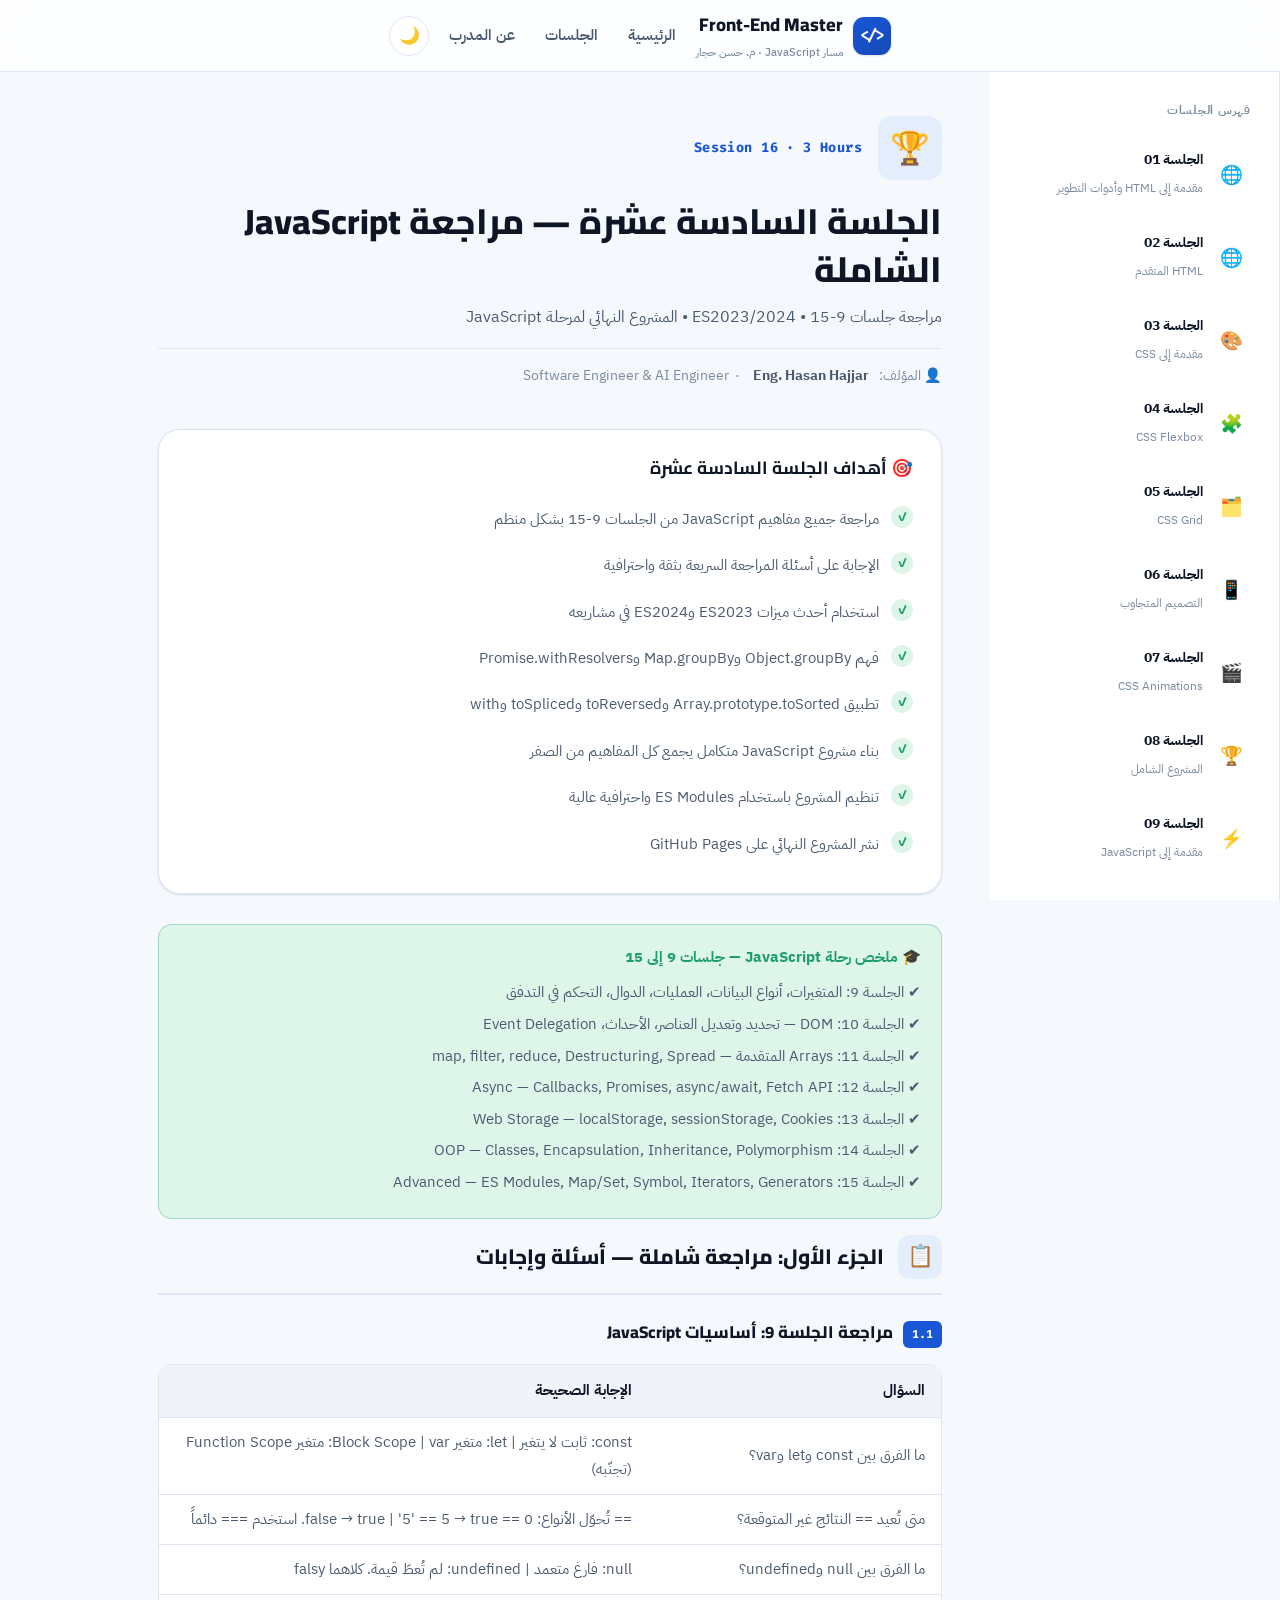
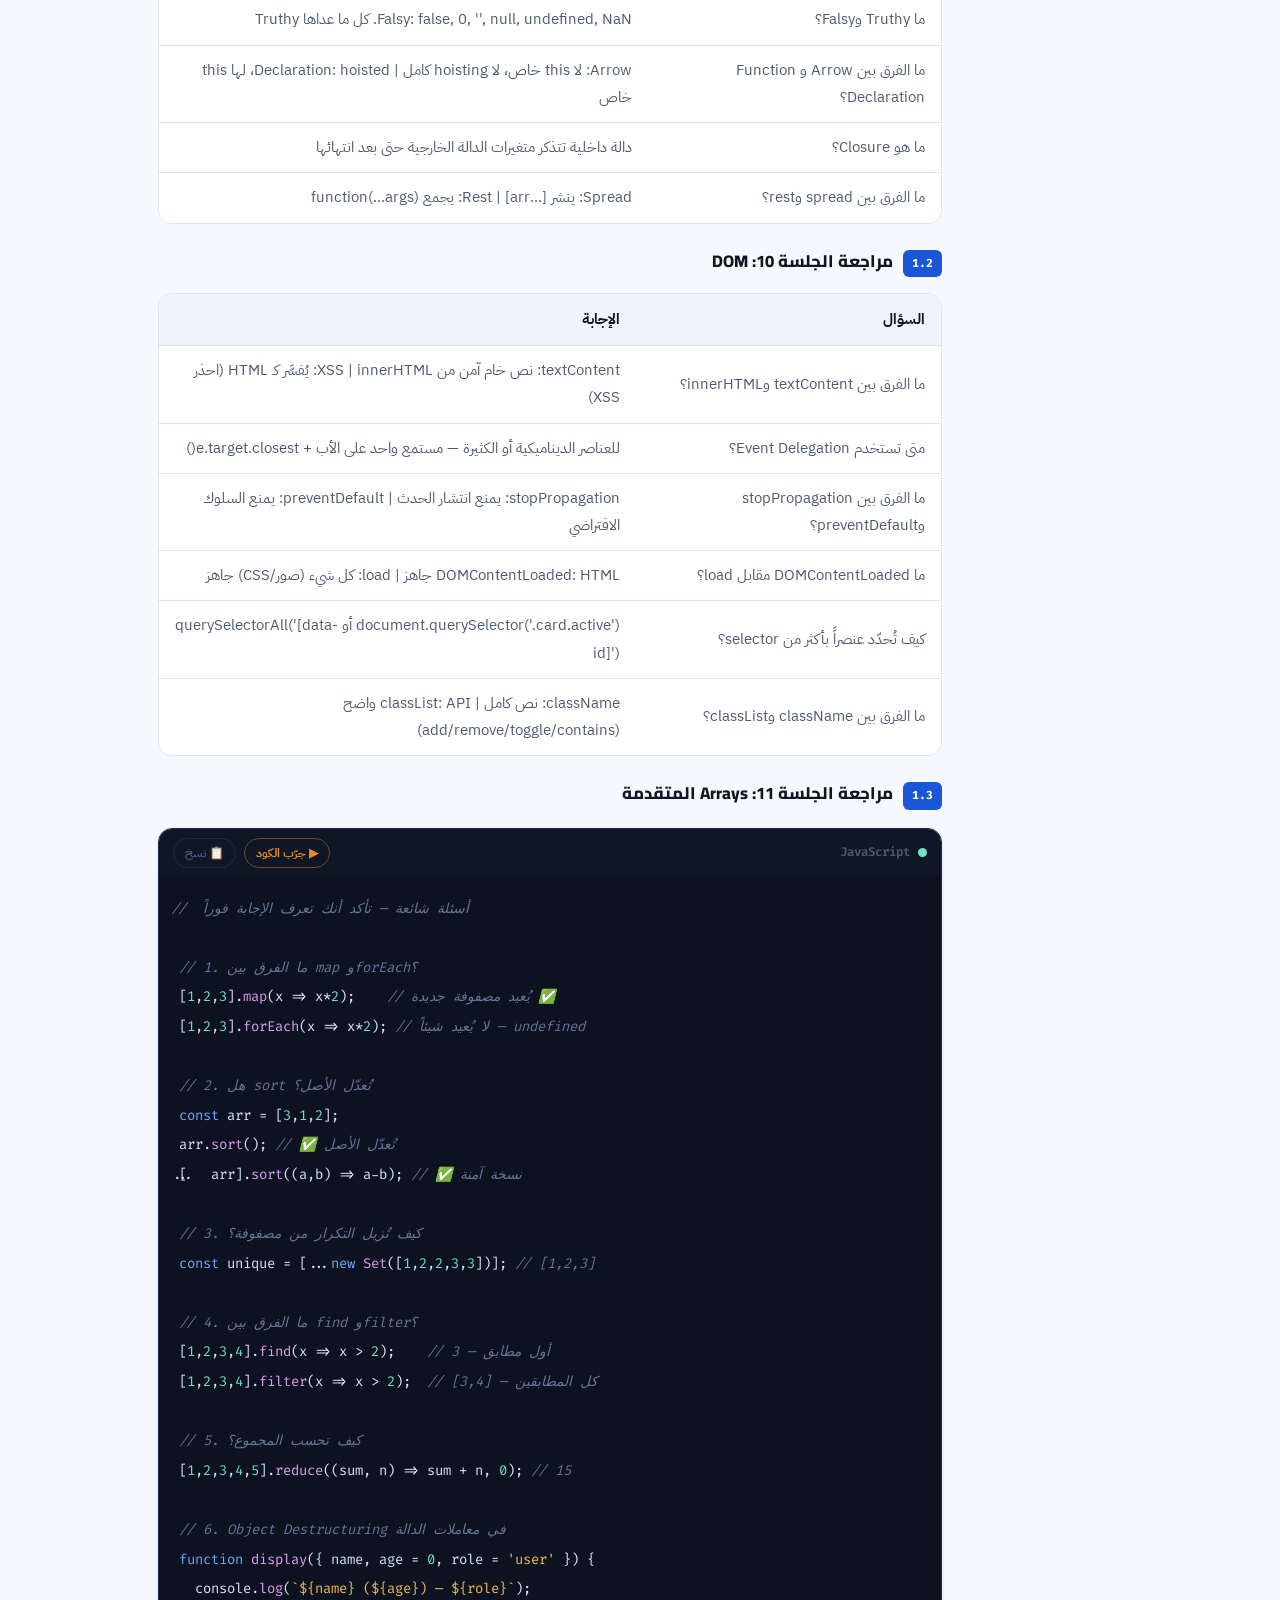
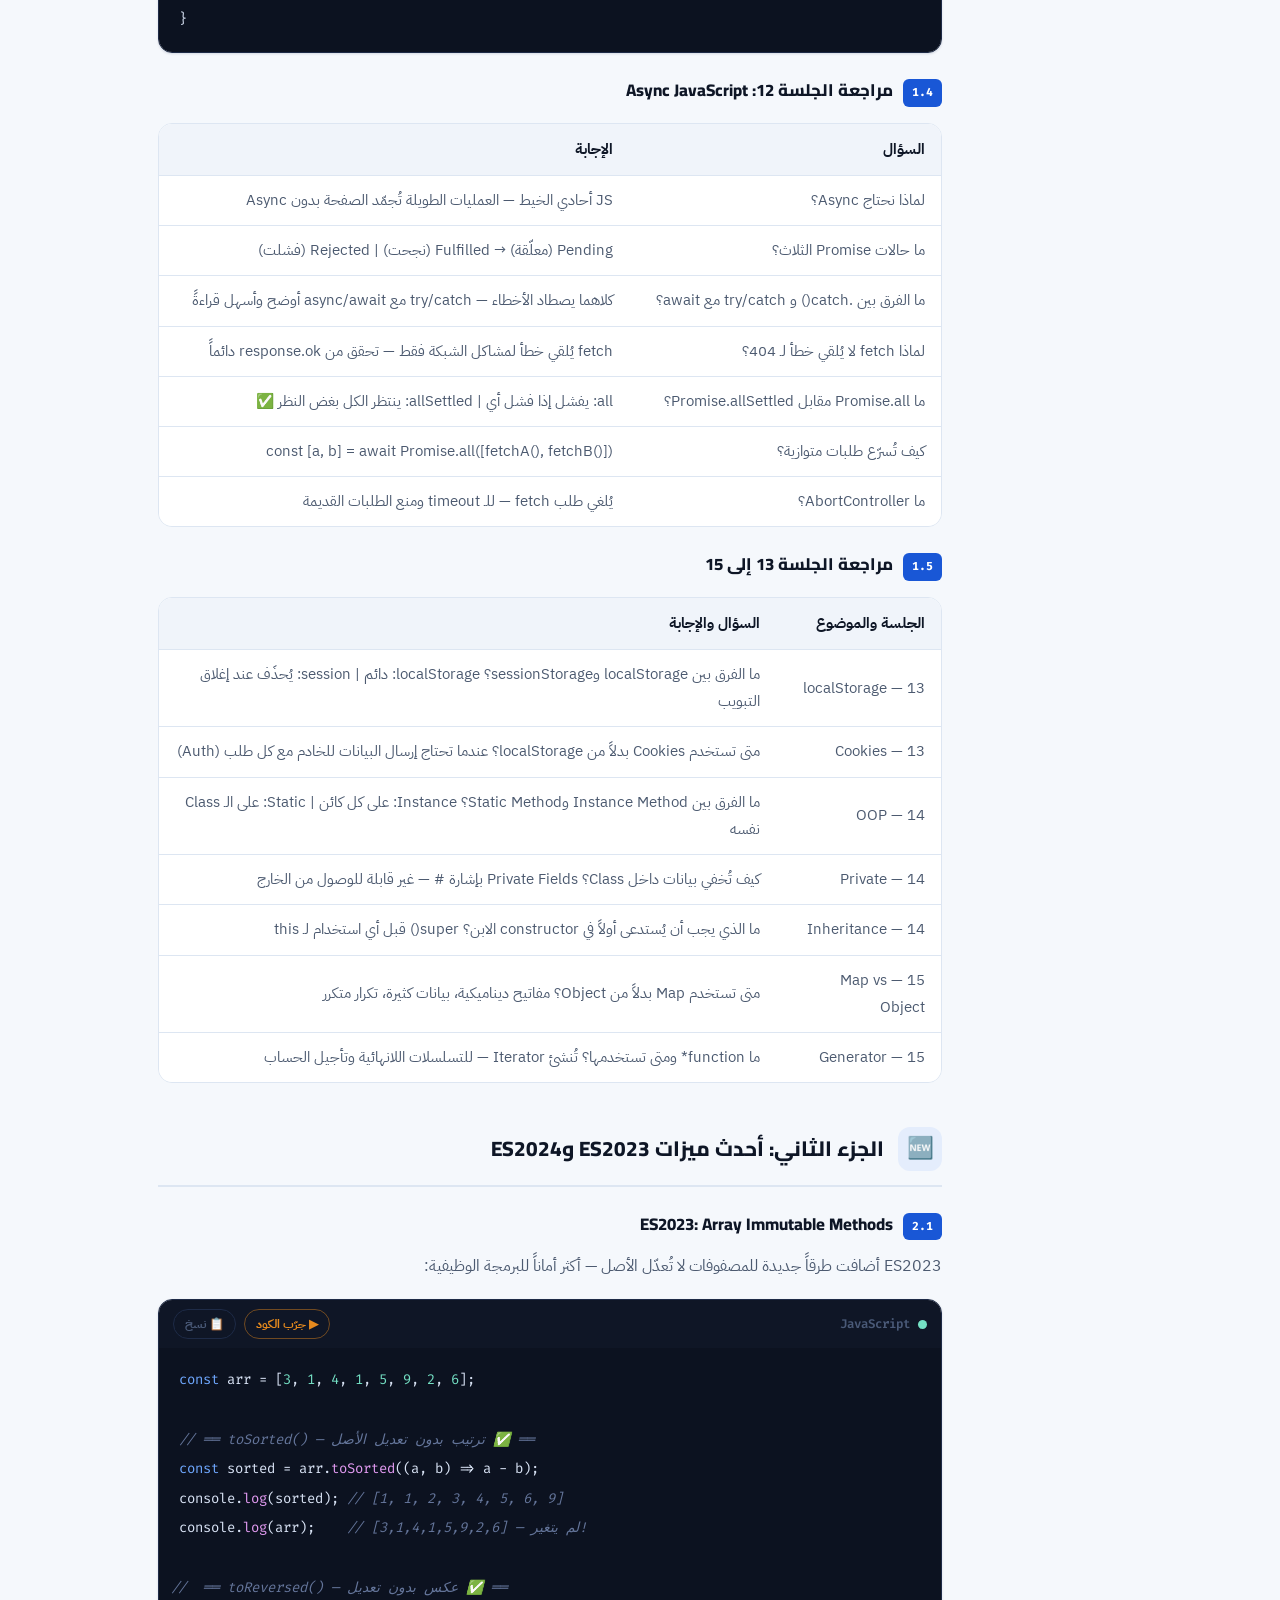
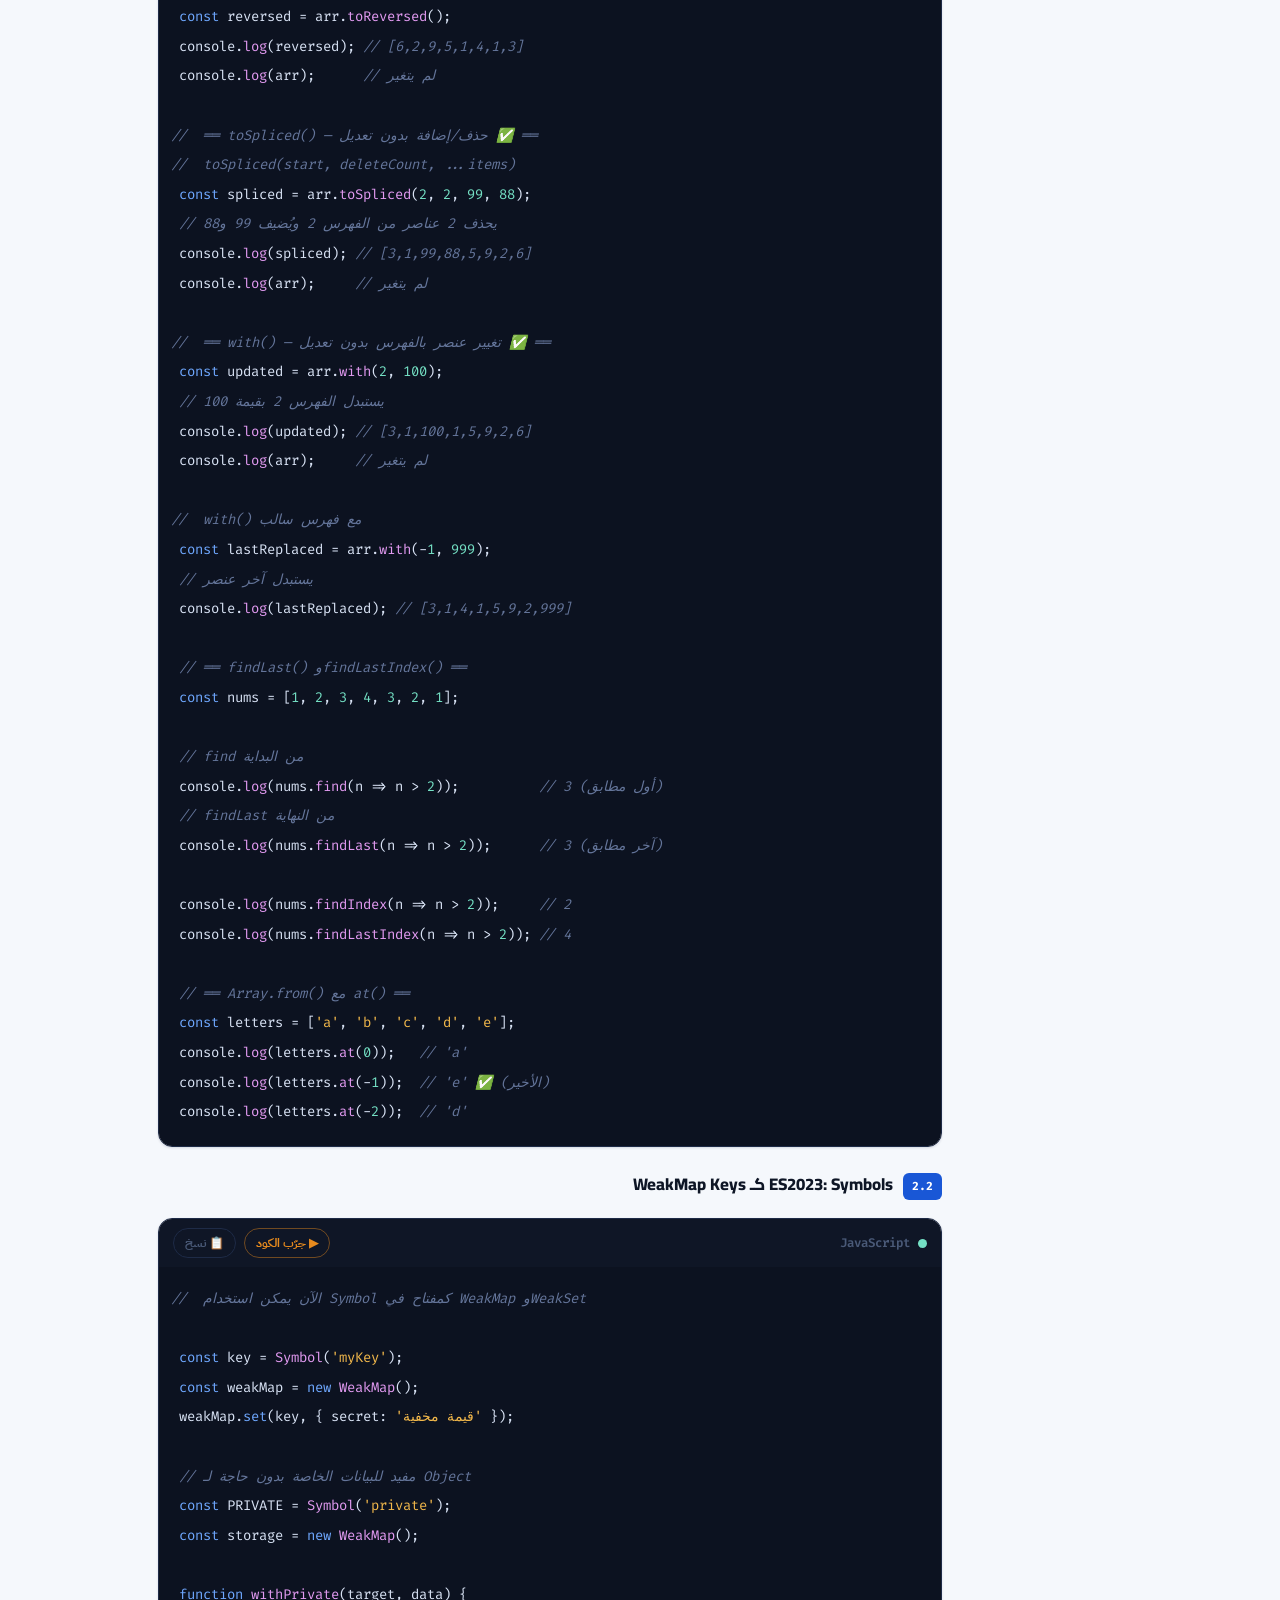
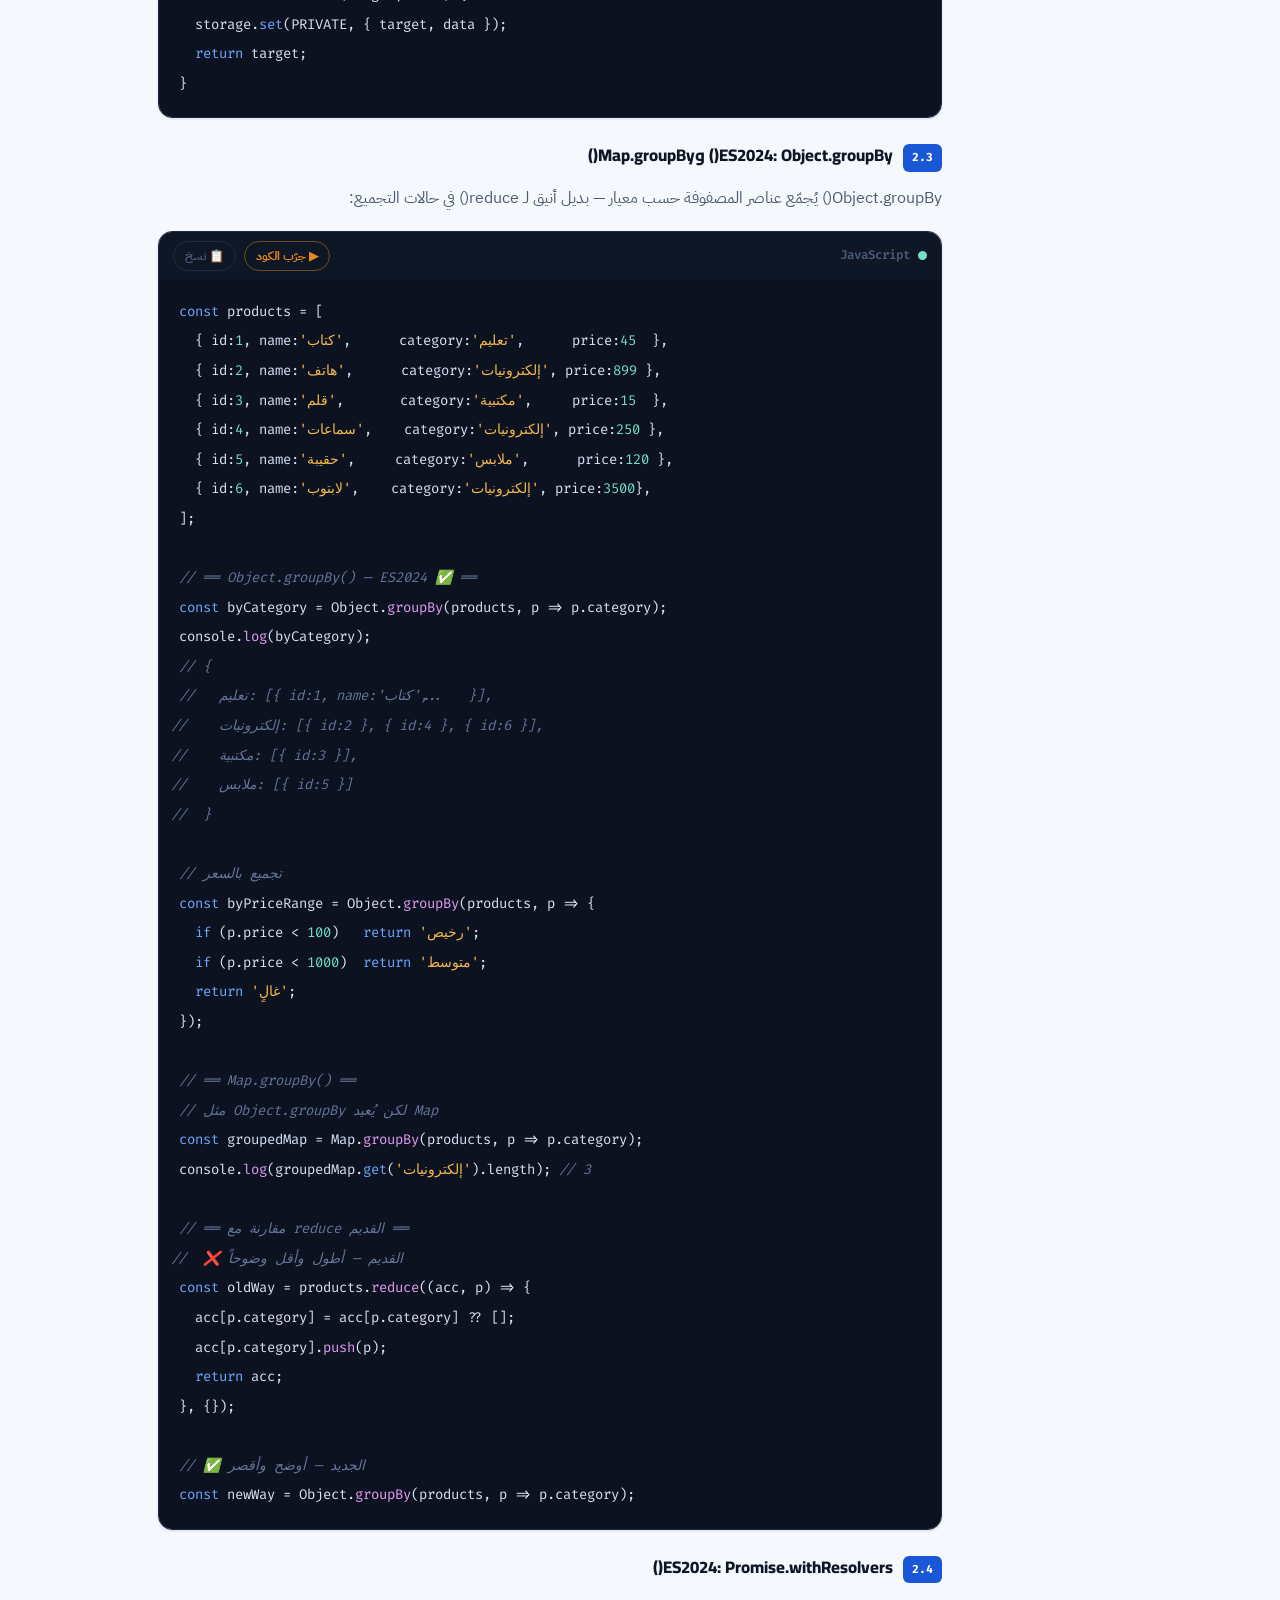
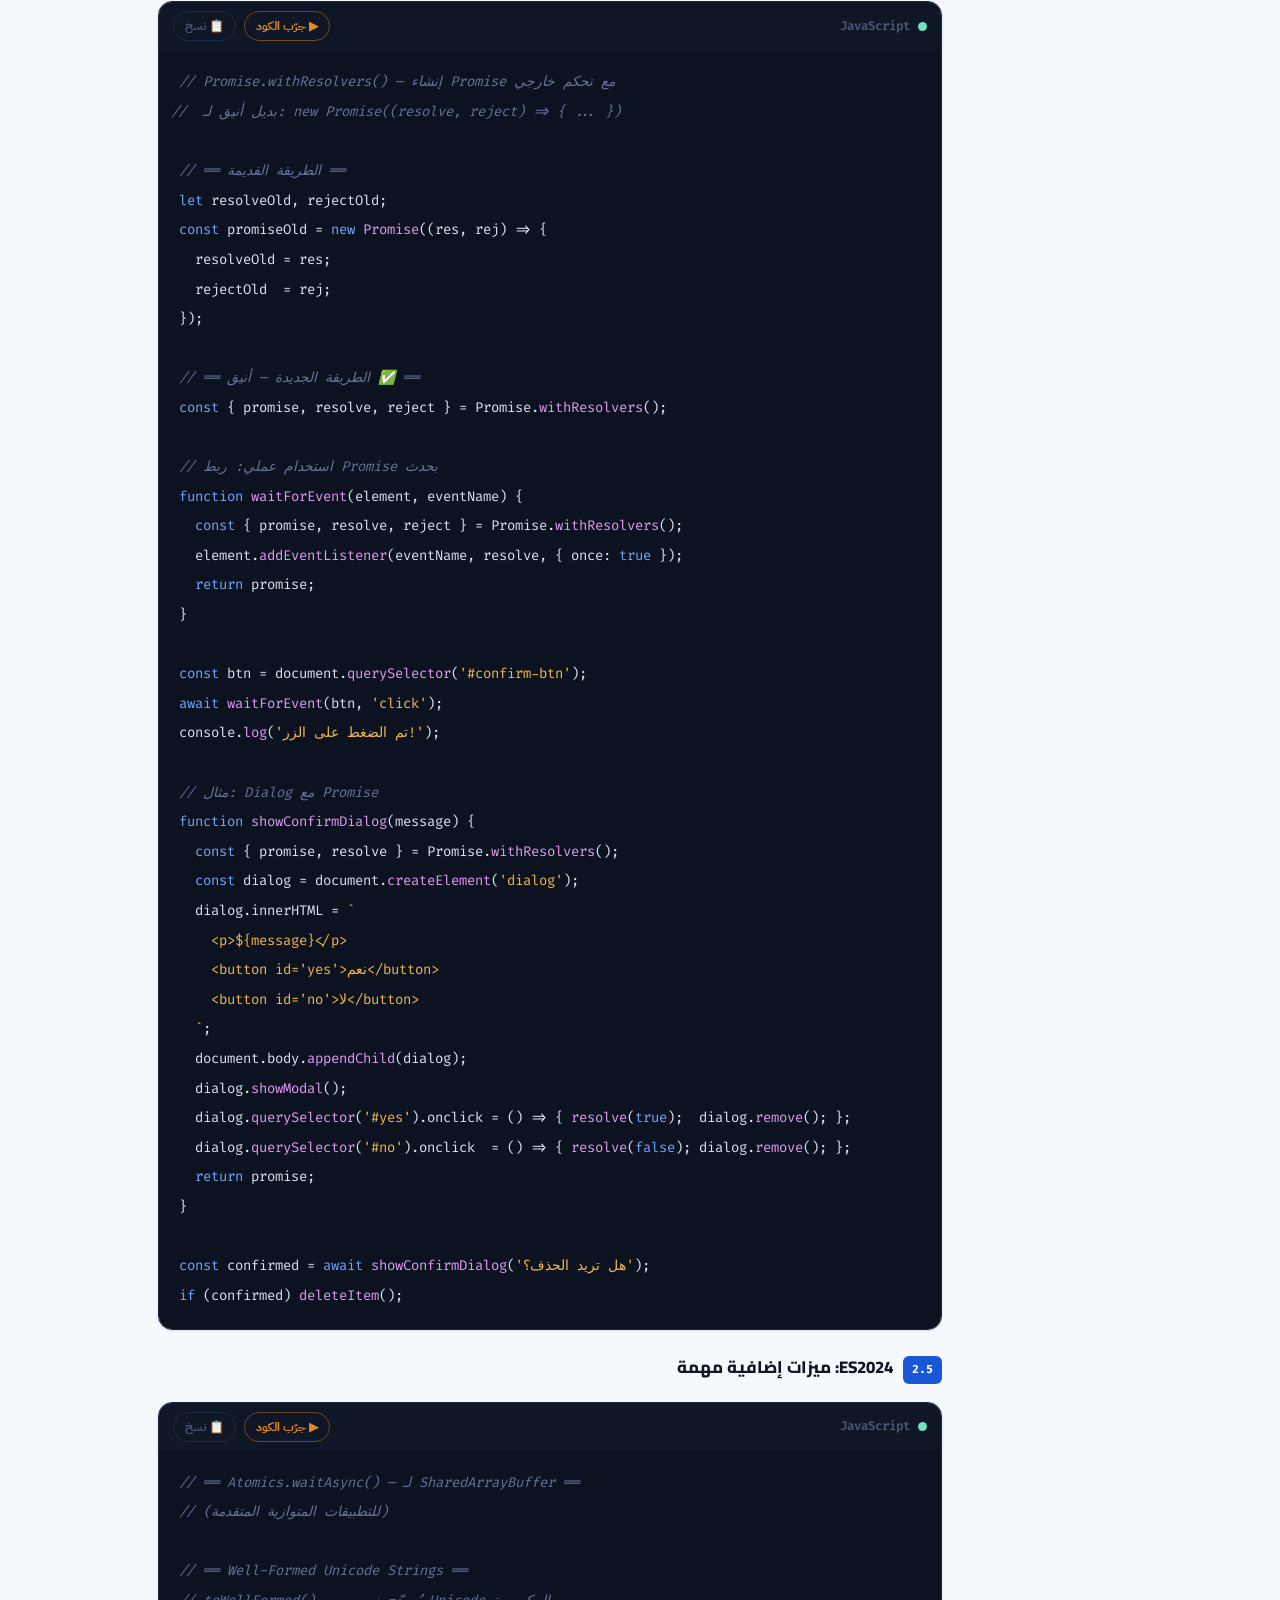
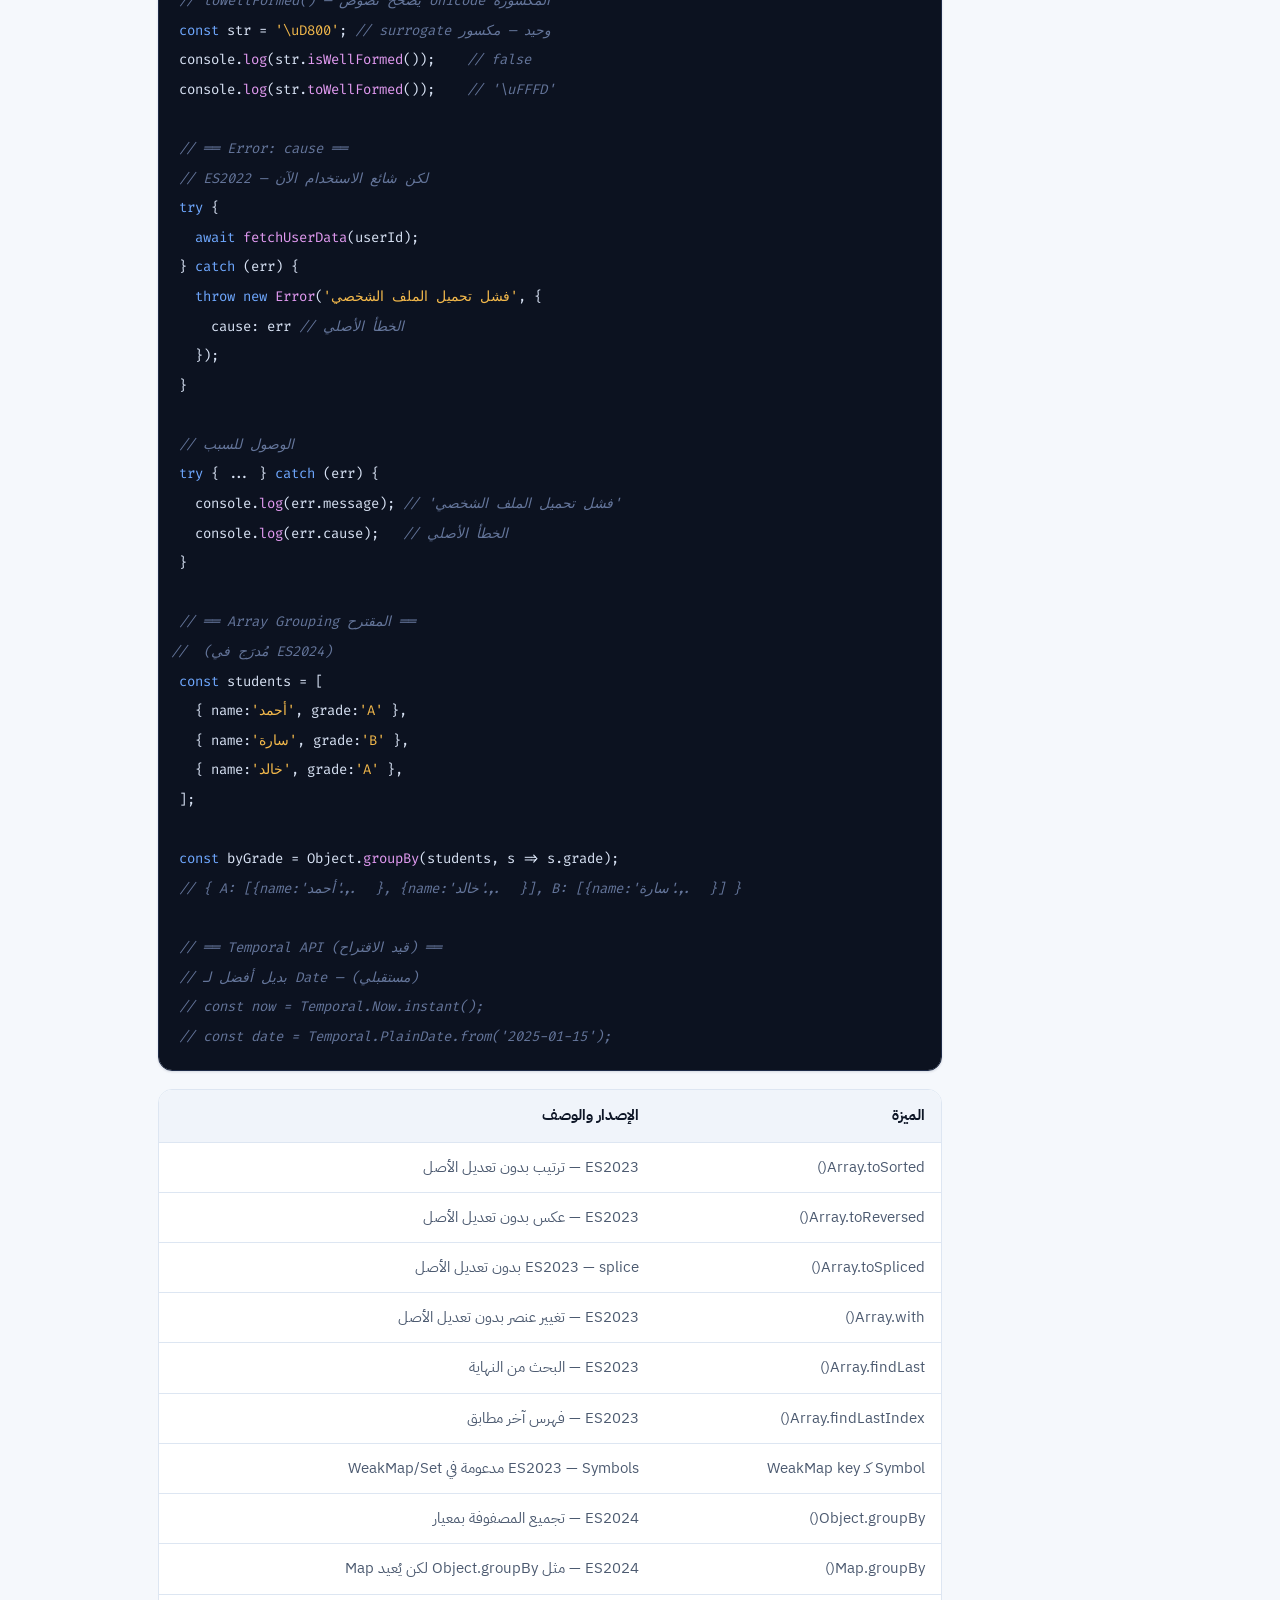
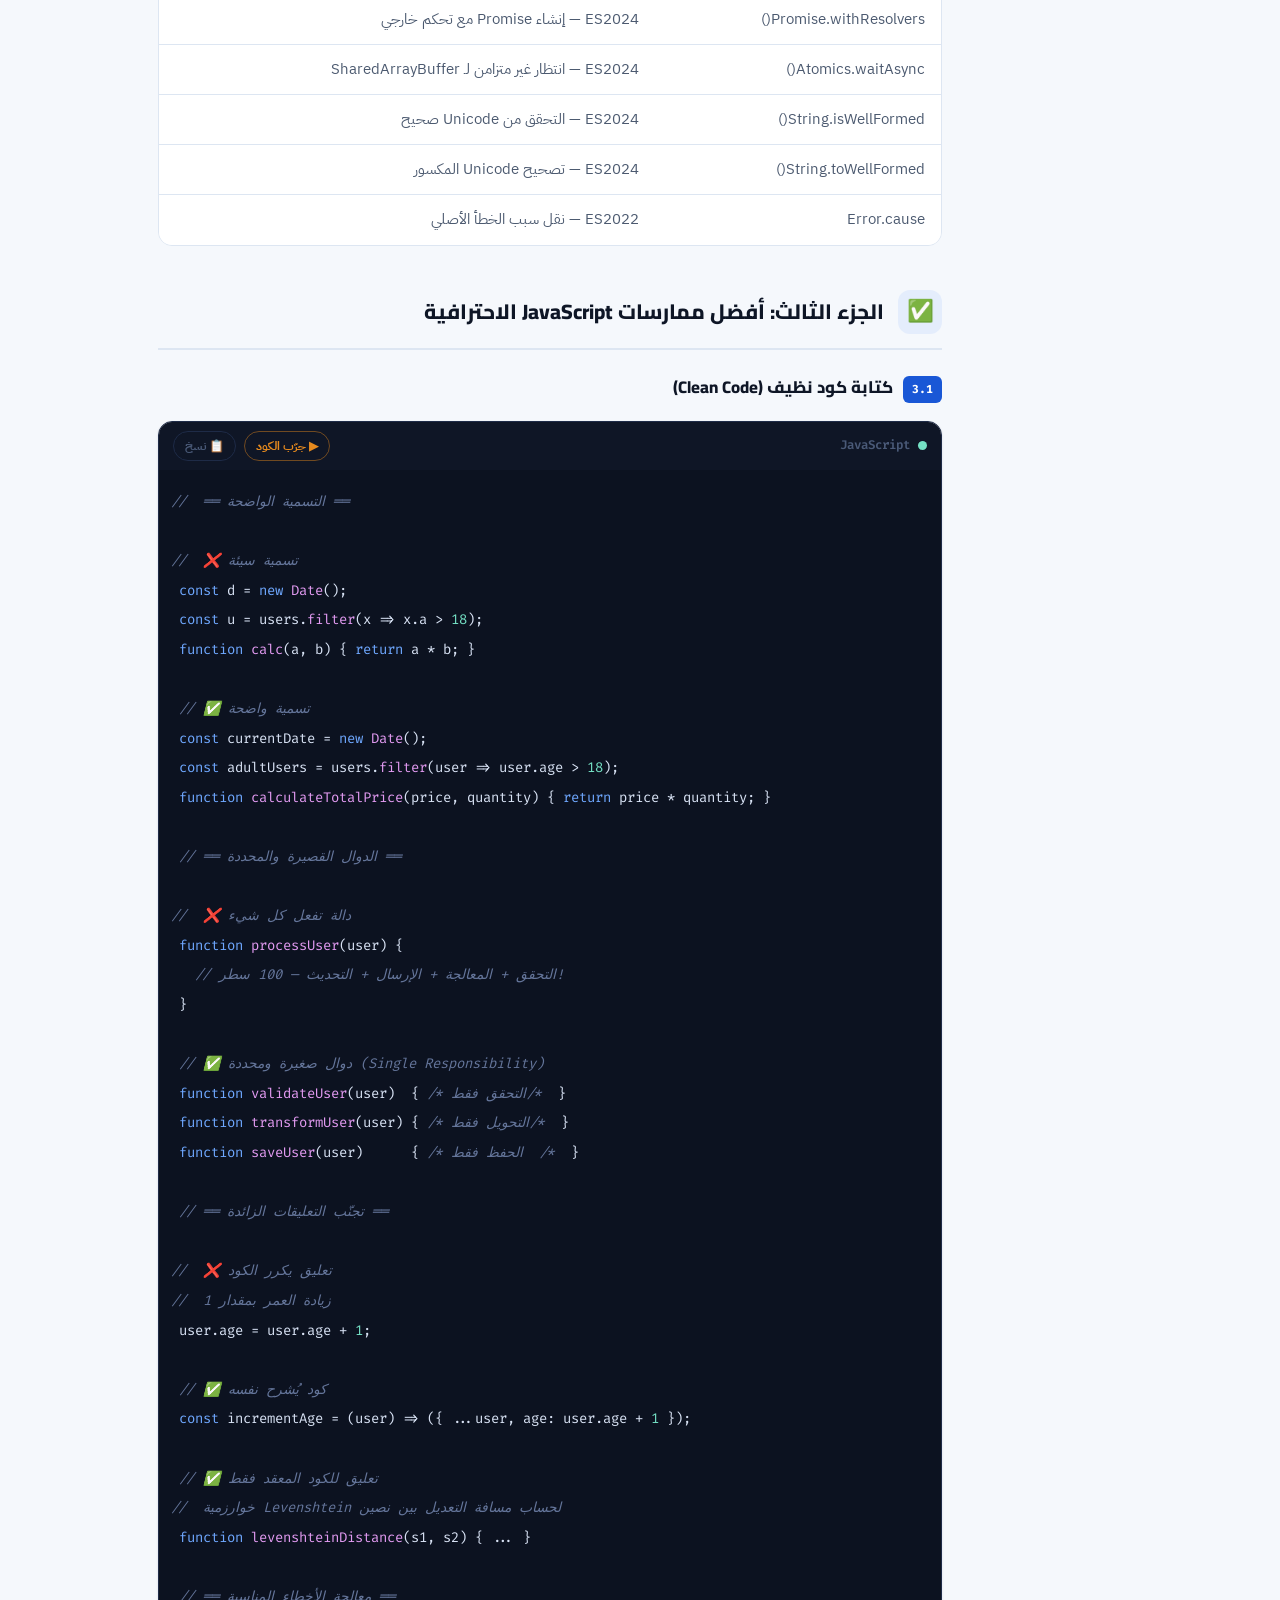
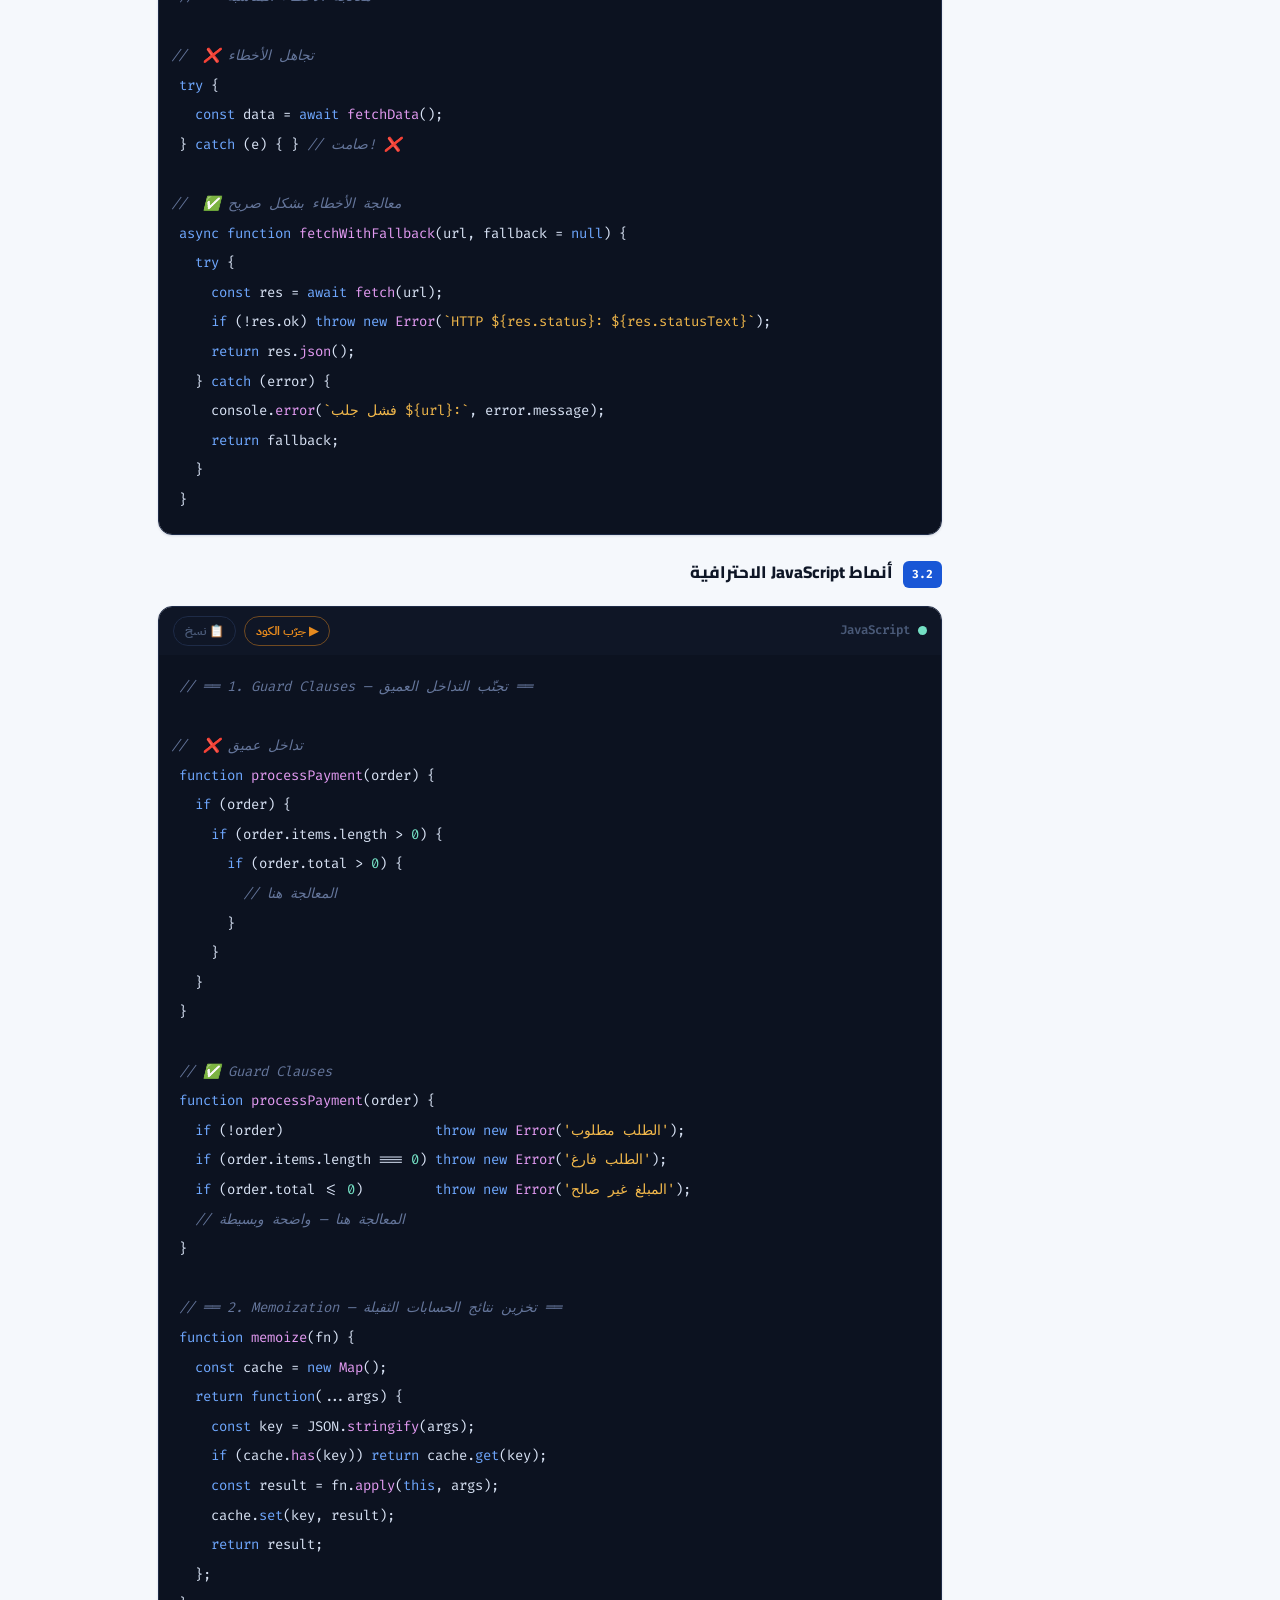
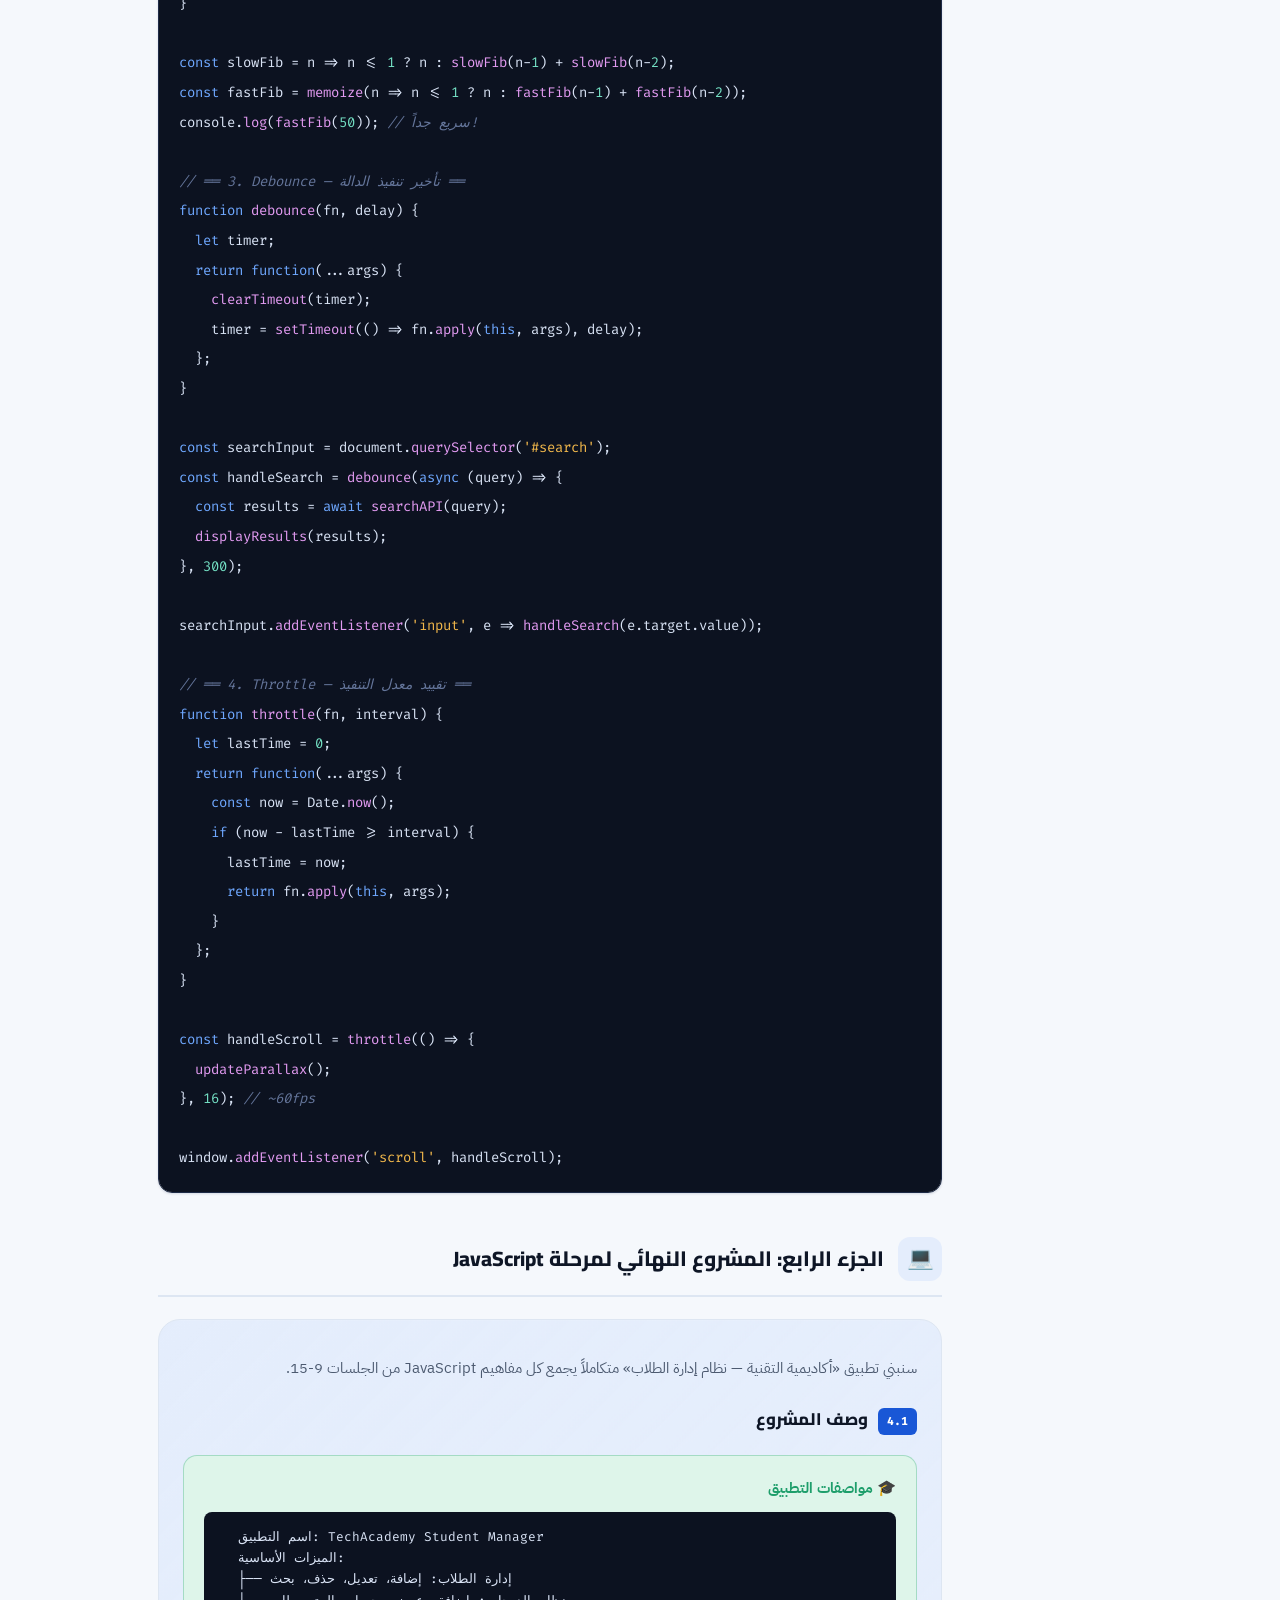
<file: lesson-16.html>
<!DOCTYPE html>
<html lang="ar" dir="rtl">
<head>
<meta charset="UTF-8">
<meta name="viewport" content="width=device-width, initial-scale=1.0">
<title>الجلسة 16 — مراجعة JavaScript الشاملة | Front-End Master Book</title>
<meta name="description" content="مراجعة JavaScript الشاملة — مراجعة جلسات 9-15 • ES2023/2024 • المشروع النهائي لمرحلة JavaScript">
<link rel="preconnect" href="https://fonts.googleapis.com">
<link rel="preconnect" href="https://fonts.gstatic.com" crossorigin>
<link href="https://fonts.googleapis.com/css2?family=Cairo:wght@600;700;800;900&family=IBM+Plex+Sans+Arabic:wght@400;500;600;700&family=Fira+Code:wght@400;500&display=swap" rel="stylesheet">
<link rel="stylesheet" href="style.css">
</head>
<body data-lesson-id="16">

<nav class="navbar">
  <div class="container">
    <a href="index.html" class="brand">
      <span class="brand-mark">&lt;/&gt;</span>
      <span>Front-End Master
        <small>مسار JavaScript · م. حسن حجار</small>
      </span>
    </a>
    <div class="nav-links">
      <a href="index.html">الرئيسية</a>
      <a href="index.html#lessons">الجلسات</a>
      <a href="index.html#about">عن المدرب</a>
    </div>
    <div class="nav-actions">
      <button class="icon-btn theme-toggle" aria-label="تبديل الوضع الليلي">
        <span class="moon">🌙</span><span class="sun">☀️</span>
      </button>
      <button class="icon-btn sidebar-toggle-btn" aria-label="فهرس الجلسات">📑</button>
      <button class="icon-btn nav-toggle" aria-label="القائمة">☰</button>
    </div>
  </div>
</nav>

<div class="mobile-menu">
  <a href="index.html">الرئيسية</a>
  <a href="index.html#lessons">الجلسات</a>
  <a href="index.html#about">عن المدرب</a>
</div>

<div class="lesson-shell">
  <aside class="sidebar">
    <div class="sidebar-title">فهرس الجلسات</div>
    <div data-sidebar-list></div>
    <div class="sidebar-progress">
      <div class="track"><div class="fill"></div></div>
      <span></span>
    </div>
  </aside>

  <main class="lesson-main">
    <div class="container">
      <div class="lesson-header">
  <div class="top-row">
    <span class="emoji-badge">🏆</span>
    <div>
      <div class="session-tag">Session 16 &middot; 3 Hours</div>
    </div>
  </div>
  <h1>الجلسة السادسة عشرة — مراجعة JavaScript الشاملة</h1>
  <p class="tags-line">مراجعة جلسات 9-15 • ES2023/2024 • المشروع النهائي لمرحلة JavaScript</p>
  <div class="author-line">👤 المؤلف: <b>Eng. Hasan Hajjar</b> &nbsp;·&nbsp; Software Engineer &amp; AI Engineer</div>
</div>

<div class="goals-card">
  <h2>🎯 أهداف الجلسة السادسة عشرة</h2>
  <ul class="goal-list"><li>مراجعة جميع مفاهيم JavaScript من الجلسات 9-15 بشكل منظم</li><li>الإجابة على أسئلة المراجعة السريعة بثقة واحترافية</li><li>استخدام أحدث ميزات ES2023 وES2024 في مشاريعه</li><li>فهم Object.groupBy وMap.groupBy وPromise.withResolvers</li><li>تطبيق Array.prototype.toSorted وtoReversed وtoSpliced وwith</li><li>بناء مشروع JavaScript متكامل يجمع كل المفاهيم من الصفر</li><li>تنظيم المشروع باستخدام ES Modules واحترافية عالية</li><li>نشر المشروع النهائي على GitHub Pages</li></ul>
</div><div class="callout success"><span class="callout-title">🎓 ملخص رحلة JavaScript — جلسات 9 إلى 15</span><p>✔ الجلسة 9:  المتغيرات، أنواع البيانات، العمليات، الدوال، التحكم في التدفق</p><p>✔ الجلسة 10: DOM — تحديد وتعديل العناصر، الأحداث، Event Delegation</p><p>✔ الجلسة 11: Arrays المتقدمة — map, filter, reduce, Destructuring, Spread</p><p>✔ الجلسة 12: Async — Callbacks, Promises, async/await, Fetch API</p><p>✔ الجلسة 13: Web Storage — localStorage, sessionStorage, Cookies</p><p>✔ الجلسة 14: OOP — Classes, Encapsulation, Inheritance, Polymorphism</p><p>✔ الجلسة 15: Advanced — ES Modules, Map/Set, Symbol, Iterators, Generators</p></div>
<div class="part"><div class="part-head"><span class="p-icon">📋</span><h2>الجزء الأول: مراجعة شاملة — أسئلة وإجابات</h2></div><div class="subsection"><div class="sub-head"><span class="sub-num">1.1</span><h3>مراجعة الجلسة 9: أساسيات JavaScript</h3></div><div class="tbl-wrap"><table class="data-tbl"><thead><tr><th>السؤال</th><th>الإجابة الصحيحة</th></tr></thead><tbody><tr><td>ما الفرق بين const وlet وvar؟</td><td>const: ثابت لا يتغير | let: متغير Block Scope | var: متغير Function Scope (تجنّبه)</td></tr><tr><td>متى تُعيد == النتائج غير المتوقعة؟</td><td>== تُحوّل الأنواع: 0 == false → true | '5' == 5 → true. استخدم === دائماً</td></tr><tr><td>ما الفرق بين null وundefined؟</td><td>null: فارغ متعمد | undefined: لم تُعطَ قيمة. كلاهما falsy</td></tr><tr><td>ما Truthy وFalsy؟</td><td>Falsy: false, 0, '', null, undefined, NaN. كل ما عداها Truthy</td></tr><tr><td>ما الفرق بين Arrow و Function Declaration؟</td><td>Arrow: لا this خاص، لا hoisting كامل | Declaration: hoisted، لها this خاص</td></tr><tr><td>ما هو Closure؟</td><td>دالة داخلية تتذكر متغيرات الدالة الخارجية حتى بعد انتهائها</td></tr><tr><td>ما الفرق بين spread وrest؟</td><td>Spread: ينشر [...arr] | Rest: يجمع function(...args)</td></tr></tbody></table></div></div><div class="subsection"><div class="sub-head"><span class="sub-num">1.2</span><h3>مراجعة الجلسة 10: DOM</h3></div><div class="tbl-wrap"><table class="data-tbl"><thead><tr><th>السؤال</th><th>الإجابة</th></tr></thead><tbody><tr><td>ما الفرق بين textContent وinnerHTML؟</td><td>textContent: نص خام آمن من XSS | innerHTML: يُفسَّر كـ HTML (احذر XSS)</td></tr><tr><td>متى تستخدم Event Delegation؟</td><td>للعناصر الديناميكية أو الكثيرة — مستمع واحد على الأب + e.target.closest()</td></tr><tr><td>ما الفرق بين stopPropagation وpreventDefault؟</td><td>stopPropagation: يمنع انتشار الحدث | preventDefault: يمنع السلوك الافتراضي</td></tr><tr><td>ما DOMContentLoaded مقابل load؟</td><td>DOMContentLoaded: HTML جاهز | load: كل شيء (صور/CSS) جاهز</td></tr><tr><td>كيف تُحدّد عنصراً بأكثر من selector؟</td><td>document.querySelector('.card.active') أو querySelectorAll('[data-id]')</td></tr><tr><td>ما الفرق بين className وclassList؟</td><td>className: نص كامل | classList: API واضح (add/remove/toggle/contains)</td></tr></tbody></table></div></div><div class="subsection"><div class="sub-head"><span class="sub-num">1.3</span><h3>مراجعة الجلسة 11: Arrays المتقدمة</h3></div><div class="code-block" data-lang="javascript">
  <div class="code-head">
    <span class="code-lang"><span class="cdot js"></span>JavaScript</span>
    <div class="code-actions">
      <button class="code-btn run-btn">▶ جرّب الكود</button>
      <button class="code-btn copy-btn">📋 نسخ</button>
    </div>
  </div>
  <pre><code>// أسئلة شائعة — تأكد أنك تعرف الإجابة فوراً

// 1. ما الفرق بين map وforEach؟
[1,2,3].map(x =&gt; x*2);    // يُعيد مصفوفة جديدة ✅
[1,2,3].forEach(x =&gt; x*2); // لا يُعيد شيئاً — undefined

// 2. هل sort تُعدّل الأصل؟
const arr = [3,1,2];
arr.sort(); // ✅ تُعدّل الأصل
[...arr].sort((a,b) =&gt; a-b); // ✅ نسخة آمنة

// 3. كيف تُزيل التكرار من مصفوفة؟
const unique = [...new Set([1,2,2,3,3])]; // [1,2,3]

// 4. ما الفرق بين find وfilter؟
[1,2,3,4].find(x =&gt; x &gt; 2);    // 3 — أول مطابق
[1,2,3,4].filter(x =&gt; x &gt; 2);  // [3,4] — كل المطابقين

// 5. كيف تحسب المجموع؟
[1,2,3,4,5].reduce((sum, n) =&gt; sum + n, 0); // 15

// 6. Object Destructuring في معاملات الدالة
function display({ name, age = 0, role = 'user' }) {
  console.log(`${name} (${age}) — ${role}`);
}</code></pre>
  <div class="output-box" id="out-1"></div>
</div></div><div class="subsection"><div class="sub-head"><span class="sub-num">1.4</span><h3>مراجعة الجلسة 12: Async JavaScript</h3></div><div class="tbl-wrap"><table class="data-tbl"><thead><tr><th>السؤال</th><th>الإجابة</th></tr></thead><tbody><tr><td>لماذا نحتاج Async؟</td><td>JS أحادي الخيط — العمليات الطويلة تُجمّد الصفحة بدون Async</td></tr><tr><td>ما حالات Promise الثلاث؟</td><td>Pending (معلّقة) → Fulfilled (نجحت) | Rejected (فشلت)</td></tr><tr><td>ما الفرق بين .catch() و try/catch مع await؟</td><td>كلاهما يصطاد الأخطاء — try/catch مع async/await أوضح وأسهل قراءةً</td></tr><tr><td>لماذا fetch لا يُلقي خطأ لـ 404؟</td><td>fetch يُلقي خطأ لمشاكل الشبكة فقط — تحقق من response.ok دائماً</td></tr><tr><td>ما Promise.all مقابل Promise.allSettled؟</td><td>all: يفشل إذا فشل أي | allSettled: ينتظر الكل بغض النظر ✅</td></tr><tr><td>كيف تُسرّع طلبات متوازية؟</td><td>const [a, b] = await Promise.all([fetchA(), fetchB()])</td></tr><tr><td>ما AbortController؟</td><td>يُلغي طلب fetch — للـ timeout ومنع الطلبات القديمة</td></tr></tbody></table></div></div><div class="subsection"><div class="sub-head"><span class="sub-num">1.5</span><h3>مراجعة الجلسة 13 إلى 15</h3></div><div class="tbl-wrap"><table class="data-tbl"><thead><tr><th>الجلسة والموضوع</th><th>السؤال والإجابة</th></tr></thead><tbody><tr><td>13 — localStorage</td><td>ما الفرق بين localStorage وsessionStorage؟ localStorage: دائم | session: يُحذَف عند إغلاق التبويب</td></tr><tr><td>13 — Cookies</td><td>متى تستخدم Cookies بدلاً من localStorage؟ عندما تحتاج إرسال البيانات للخادم مع كل طلب (Auth)</td></tr><tr><td>14 — OOP</td><td>ما الفرق بين Instance Method وStatic Method؟ Instance: على كل كائن | Static: على الـ Class نفسه</td></tr><tr><td>14 — Private</td><td>كيف تُخفي بيانات داخل Class؟ Private Fields بإشارة # — غير قابلة للوصول من الخارج</td></tr><tr><td>14 — Inheritance</td><td>ما الذي يجب أن يُستدعى أولاً في constructor الابن؟ super() قبل أي استخدام لـ this</td></tr><tr><td>15 — Map vs Object</td><td>متى تستخدم Map بدلاً من Object؟ مفاتيح ديناميكية، بيانات كثيرة، تكرار متكرر</td></tr><tr><td>15 — Generator</td><td>ما function* ومتى تستخدمها؟ تُنشئ Iterator — للتسلسلات اللانهائية وتأجيل الحساب</td></tr></tbody></table></div></div></div><div class="part"><div class="part-head"><span class="p-icon">🆕</span><h2>الجزء الثاني: أحدث ميزات ES2023 وES2024</h2></div><div class="subsection"><div class="sub-head"><span class="sub-num">2.1</span><h3>ES2023: Array Immutable Methods</h3></div><p class="blk-para">ES2023 أضافت طرقاً جديدة للمصفوفات لا تُعدّل الأصل — أكثر أماناً للبرمجة الوظيفية:</p><div class="code-block" data-lang="javascript">
  <div class="code-head">
    <span class="code-lang"><span class="cdot js"></span>JavaScript</span>
    <div class="code-actions">
      <button class="code-btn run-btn">▶ جرّب الكود</button>
      <button class="code-btn copy-btn">📋 نسخ</button>
    </div>
  </div>
  <pre><code>const arr = [3, 1, 4, 1, 5, 9, 2, 6];

// ══ toSorted() — ترتيب بدون تعديل الأصل ✅ ══
const sorted = arr.toSorted((a, b) =&gt; a - b);
console.log(sorted); // [1, 1, 2, 3, 4, 5, 6, 9]
console.log(arr);    // [3,1,4,1,5,9,2,6] — لم يتغير!

// ══ toReversed() — عكس بدون تعديل ✅ ══
const reversed = arr.toReversed();
console.log(reversed); // [6,2,9,5,1,4,1,3]
console.log(arr);      // لم يتغير

// ══ toSpliced() — حذف/إضافة بدون تعديل ✅ ══
// toSpliced(start, deleteCount, ...items)
const spliced = arr.toSpliced(2, 2, 99, 88);
// يحذف 2 عناصر من الفهرس 2 ويُضيف 99 و88
console.log(spliced); // [3,1,99,88,5,9,2,6]
console.log(arr);     // لم يتغير

// ══ with() — تغيير عنصر بالفهرس بدون تعديل ✅ ══
const updated = arr.with(2, 100);
// يستبدل الفهرس 2 بقيمة 100
console.log(updated); // [3,1,100,1,5,9,2,6]
console.log(arr);     // لم يتغير

// with() مع فهرس سالب
const lastReplaced = arr.with(-1, 999);
// يستبدل آخر عنصر
console.log(lastReplaced); // [3,1,4,1,5,9,2,999]

// ══ findLast() وfindLastIndex() ══
const nums = [1, 2, 3, 4, 3, 2, 1];

// find من البداية
console.log(nums.find(n =&gt; n &gt; 2));          // 3 (أول مطابق)
// findLast من النهاية
console.log(nums.findLast(n =&gt; n &gt; 2));      // 3 (آخر مطابق)

console.log(nums.findIndex(n =&gt; n &gt; 2));     // 2
console.log(nums.findLastIndex(n =&gt; n &gt; 2)); // 4

// ══ Array.from() مع at() ══
const letters = ['a', 'b', 'c', 'd', 'e'];
console.log(letters.at(0));   // 'a'
console.log(letters.at(-1));  // 'e' ✅ (الأخير)
console.log(letters.at(-2));  // 'd'</code></pre>
  <div class="output-box" id="out-2"></div>
</div></div><div class="subsection"><div class="sub-head"><span class="sub-num">2.2</span><h3>ES2023: Symbols كـ WeakMap Keys</h3></div><div class="code-block" data-lang="javascript">
  <div class="code-head">
    <span class="code-lang"><span class="cdot js"></span>JavaScript</span>
    <div class="code-actions">
      <button class="code-btn run-btn">▶ جرّب الكود</button>
      <button class="code-btn copy-btn">📋 نسخ</button>
    </div>
  </div>
  <pre><code>// الآن يمكن استخدام Symbol كمفتاح في WeakMap وWeakSet

const key = Symbol('myKey');
const weakMap = new WeakMap();
weakMap.set(key, { secret: 'قيمة مخفية' });

// مفيد للبيانات الخاصة بدون حاجة لـ Object
const PRIVATE = Symbol('private');
const storage = new WeakMap();

function withPrivate(target, data) {
  storage.set(PRIVATE, { target, data });
  return target;
}</code></pre>
  <div class="output-box" id="out-3"></div>
</div></div><div class="subsection"><div class="sub-head"><span class="sub-num">2.3</span><h3>ES2024: Object.groupBy() وMap.groupBy()</h3></div><p class="blk-para">Object.groupBy() يُجمّع عناصر المصفوفة حسب معيار — بديل أنيق لـ reduce() في حالات التجميع:</p><div class="code-block" data-lang="javascript">
  <div class="code-head">
    <span class="code-lang"><span class="cdot js"></span>JavaScript</span>
    <div class="code-actions">
      <button class="code-btn run-btn">▶ جرّب الكود</button>
      <button class="code-btn copy-btn">📋 نسخ</button>
    </div>
  </div>
  <pre><code>const products = [
  { id:1, name:'كتاب',      category:'تعليم',      price:45  },
  { id:2, name:'هاتف',      category:'إلكترونيات', price:899 },
  { id:3, name:'قلم',       category:'مكتبية',     price:15  },
  { id:4, name:'سماعات',    category:'إلكترونيات', price:250 },
  { id:5, name:'حقيبة',     category:'ملابس',      price:120 },
  { id:6, name:'لابتوب',    category:'إلكترونيات', price:3500},
];

// ══ Object.groupBy() — ES2024 ✅ ══
const byCategory = Object.groupBy(products, p =&gt; p.category);
console.log(byCategory);
// {
//   تعليم: [{ id:1, name:'كتاب', ... }],
//   إلكترونيات: [{ id:2 }, { id:4 }, { id:6 }],
//   مكتبية: [{ id:3 }],
//   ملابس: [{ id:5 }]
// }

// تجميع بالسعر
const byPriceRange = Object.groupBy(products, p =&gt; {
  if (p.price &lt; 100)   return 'رخيص';
  if (p.price &lt; 1000)  return 'متوسط';
  return 'غالٍ';
});

// ══ Map.groupBy() ══
// مثل Object.groupBy لكن يُعيد Map
const groupedMap = Map.groupBy(products, p =&gt; p.category);
console.log(groupedMap.get('إلكترونيات').length); // 3

// ══ مقارنة مع reduce القديم ══
// ❌ القديم — أطول وأقل وضوحاً
const oldWay = products.reduce((acc, p) =&gt; {
  acc[p.category] = acc[p.category] ?? [];
  acc[p.category].push(p);
  return acc;
}, {});

// ✅ الجديد — أوضح وأقصر
const newWay = Object.groupBy(products, p =&gt; p.category);</code></pre>
  <div class="output-box" id="out-4"></div>
</div></div><div class="subsection"><div class="sub-head"><span class="sub-num">2.4</span><h3>ES2024: Promise.withResolvers()</h3></div><div class="code-block" data-lang="javascript">
  <div class="code-head">
    <span class="code-lang"><span class="cdot js"></span>JavaScript</span>
    <div class="code-actions">
      <button class="code-btn run-btn">▶ جرّب الكود</button>
      <button class="code-btn copy-btn">📋 نسخ</button>
    </div>
  </div>
  <pre><code>// Promise.withResolvers() — إنشاء Promise مع تحكم خارجي
// بديل أنيق لـ: new Promise((resolve, reject) =&gt; { ... })

// ══ الطريقة القديمة ══
let resolveOld, rejectOld;
const promiseOld = new Promise((res, rej) =&gt; {
  resolveOld = res;
  rejectOld  = rej;
});

// ══ الطريقة الجديدة — أنيق ✅ ══
const { promise, resolve, reject } = Promise.withResolvers();

// استخدام عملي: ربط Promise بحدث
function waitForEvent(element, eventName) {
  const { promise, resolve, reject } = Promise.withResolvers();
  element.addEventListener(eventName, resolve, { once: true });
  return promise;
}

const btn = document.querySelector('#confirm-btn');
await waitForEvent(btn, 'click');
console.log('تم الضغط على الزر!');

// مثال: Dialog مع Promise
function showConfirmDialog(message) {
  const { promise, resolve } = Promise.withResolvers();
  const dialog = document.createElement('dialog');
  dialog.innerHTML = `
    &lt;p&gt;${message}&lt;/p&gt;
    &lt;button id='yes'&gt;نعم&lt;/button&gt;
    &lt;button id='no'&gt;لا&lt;/button&gt;
  `;
  document.body.appendChild(dialog);
  dialog.showModal();
  dialog.querySelector('#yes').onclick = () =&gt; { resolve(true);  dialog.remove(); };
  dialog.querySelector('#no').onclick  = () =&gt; { resolve(false); dialog.remove(); };
  return promise;
}

const confirmed = await showConfirmDialog('هل تريد الحذف؟');
if (confirmed) deleteItem();</code></pre>
  <div class="output-box" id="out-5"></div>
</div></div><div class="subsection"><div class="sub-head"><span class="sub-num">2.5</span><h3>ES2024: ميزات إضافية مهمة</h3></div><div class="code-block" data-lang="javascript">
  <div class="code-head">
    <span class="code-lang"><span class="cdot js"></span>JavaScript</span>
    <div class="code-actions">
      <button class="code-btn run-btn">▶ جرّب الكود</button>
      <button class="code-btn copy-btn">📋 نسخ</button>
    </div>
  </div>
  <pre><code>// ══ Atomics.waitAsync() — لـ SharedArrayBuffer ══
// (للتطبيقات المتوازية المتقدمة)

// ══ Well-Formed Unicode Strings ══
// toWellFormed() — يُصحّح نصوص Unicode المكسورة
const str = '\uD800'; // surrogate وحيد — مكسور
console.log(str.isWellFormed());    // false
console.log(str.toWellFormed());    // '\uFFFD'

// ══ Error: cause ══
// ES2022 — لكن شائع الاستخدام الآن
try {
  await fetchUserData(userId);
} catch (err) {
  throw new Error('فشل تحميل الملف الشخصي', {
    cause: err // الخطأ الأصلي
  });
}

// الوصول للسبب
try { ... } catch (err) {
  console.log(err.message); // 'فشل تحميل الملف الشخصي'
  console.log(err.cause);   // الخطأ الأصلي
}

// ══ Array Grouping المقترح ══
// (مُدرَج في ES2024)
const students = [
  { name:'أحمد', grade:'A' },
  { name:'سارة', grade:'B' },
  { name:'خالد', grade:'A' },
];

const byGrade = Object.groupBy(students, s =&gt; s.grade);
// { A: [{name:'أحمد',...}, {name:'خالد',...}], B: [{name:'سارة',...}] }

// ══ Temporal API (قيد الاقتراح) ══
// بديل أفضل لـ Date — (مستقبلي)
// const now = Temporal.Now.instant();
// const date = Temporal.PlainDate.from('2025-01-15');</code></pre>
  <div class="output-box" id="out-6"></div>
</div><div class="tbl-wrap"><table class="data-tbl"><thead><tr><th>الميزة</th><th>الإصدار والوصف</th></tr></thead><tbody><tr><td>Array.toSorted()</td><td>ES2023 — ترتيب بدون تعديل الأصل</td></tr><tr><td>Array.toReversed()</td><td>ES2023 — عكس بدون تعديل الأصل</td></tr><tr><td>Array.toSpliced()</td><td>ES2023 — splice بدون تعديل الأصل</td></tr><tr><td>Array.with()</td><td>ES2023 — تغيير عنصر بدون تعديل الأصل</td></tr><tr><td>Array.findLast()</td><td>ES2023 — البحث من النهاية</td></tr><tr><td>Array.findLastIndex()</td><td>ES2023 — فهرس آخر مطابق</td></tr><tr><td>Symbol كـ WeakMap key</td><td>ES2023 — Symbols مدعومة في WeakMap/Set</td></tr><tr><td>Object.groupBy()</td><td>ES2024 — تجميع المصفوفة بمعيار</td></tr><tr><td>Map.groupBy()</td><td>ES2024 — مثل Object.groupBy لكن يُعيد Map</td></tr><tr><td>Promise.withResolvers()</td><td>ES2024 — إنشاء Promise مع تحكم خارجي</td></tr><tr><td>Atomics.waitAsync()</td><td>ES2024 — انتظار غير متزامن لـ SharedArrayBuffer</td></tr><tr><td>String.isWellFormed()</td><td>ES2024 — التحقق من Unicode صحيح</td></tr><tr><td>String.toWellFormed()</td><td>ES2024 — تصحيح Unicode المكسور</td></tr><tr><td>Error.cause</td><td>ES2022 — نقل سبب الخطأ الأصلي</td></tr></tbody></table></div></div></div><div class="part"><div class="part-head"><span class="p-icon">✅</span><h2>الجزء الثالث: أفضل ممارسات JavaScript الاحترافية</h2></div><div class="subsection"><div class="sub-head"><span class="sub-num">3.1</span><h3>كتابة كود نظيف (Clean Code)</h3></div><div class="code-block" data-lang="javascript">
  <div class="code-head">
    <span class="code-lang"><span class="cdot js"></span>JavaScript</span>
    <div class="code-actions">
      <button class="code-btn run-btn">▶ جرّب الكود</button>
      <button class="code-btn copy-btn">📋 نسخ</button>
    </div>
  </div>
  <pre><code>// ══ التسمية الواضحة ══

// ❌ تسمية سيئة
const d = new Date();
const u = users.filter(x =&gt; x.a &gt; 18);
function calc(a, b) { return a * b; }

// ✅ تسمية واضحة
const currentDate = new Date();
const adultUsers = users.filter(user =&gt; user.age &gt; 18);
function calculateTotalPrice(price, quantity) { return price * quantity; }

// ══ الدوال القصيرة والمحددة ══

// ❌ دالة تفعل كل شيء
function processUser(user) {
  // التحقق + المعالجة + الإرسال + التحديث — 100 سطر!
}

// ✅ دوال صغيرة ومحددة (Single Responsibility)
function validateUser(user)  { /* التحقق فقط */ }
function transformUser(user) { /* التحويل فقط */ }
function saveUser(user)      { /* الحفظ فقط   */ }

// ══ تجنّب التعليقات الزائدة ══

// ❌ تعليق يكرر الكود
// زيادة العمر بمقدار 1
user.age = user.age + 1;

// ✅ كود يُشرح نفسه
const incrementAge = (user) =&gt; ({ ...user, age: user.age + 1 });

// ✅ تعليق للكود المعقد فقط
// خوارزمية Levenshtein لحساب مسافة التعديل بين نصين
function levenshteinDistance(s1, s2) { ... }

// ══ معالجة الأخطاء المناسبة ══

// ❌ تجاهل الأخطاء
try {
  const data = await fetchData();
} catch (e) { } // صامت! ❌

// ✅ معالجة الأخطاء بشكل صريح
async function fetchWithFallback(url, fallback = null) {
  try {
    const res = await fetch(url);
    if (!res.ok) throw new Error(`HTTP ${res.status}: ${res.statusText}`);
    return res.json();
  } catch (error) {
    console.error(`فشل جلب ${url}:`, error.message);
    return fallback;
  }
}</code></pre>
  <div class="output-box" id="out-7"></div>
</div></div><div class="subsection"><div class="sub-head"><span class="sub-num">3.2</span><h3>أنماط JavaScript الاحترافية</h3></div><div class="code-block" data-lang="javascript">
  <div class="code-head">
    <span class="code-lang"><span class="cdot js"></span>JavaScript</span>
    <div class="code-actions">
      <button class="code-btn run-btn">▶ جرّب الكود</button>
      <button class="code-btn copy-btn">📋 نسخ</button>
    </div>
  </div>
  <pre><code>// ══ 1. Guard Clauses — تجنّب التداخل العميق ══

// ❌ تداخل عميق
function processPayment(order) {
  if (order) {
    if (order.items.length &gt; 0) {
      if (order.total &gt; 0) {
        // المعالجة هنا
      }
    }
  }
}

// ✅ Guard Clauses
function processPayment(order) {
  if (!order)                   throw new Error('الطلب مطلوب');
  if (order.items.length === 0) throw new Error('الطلب فارغ');
  if (order.total &lt;= 0)         throw new Error('المبلغ غير صالح');
  // المعالجة هنا — واضحة وبسيطة
}

// ══ 2. Memoization — تخزين نتائج الحسابات الثقيلة ══
function memoize(fn) {
  const cache = new Map();
  return function(...args) {
    const key = JSON.stringify(args);
    if (cache.has(key)) return cache.get(key);
    const result = fn.apply(this, args);
    cache.set(key, result);
    return result;
  };
}

const slowFib = n =&gt; n &lt;= 1 ? n : slowFib(n-1) + slowFib(n-2);
const fastFib = memoize(n =&gt; n &lt;= 1 ? n : fastFib(n-1) + fastFib(n-2));
console.log(fastFib(50)); // سريع جداً!

// ══ 3. Debounce — تأخير تنفيذ الدالة ══
function debounce(fn, delay) {
  let timer;
  return function(...args) {
    clearTimeout(timer);
    timer = setTimeout(() =&gt; fn.apply(this, args), delay);
  };
}

const searchInput = document.querySelector('#search');
const handleSearch = debounce(async (query) =&gt; {
  const results = await searchAPI(query);
  displayResults(results);
}, 300);

searchInput.addEventListener('input', e =&gt; handleSearch(e.target.value));

// ══ 4. Throttle — تقييد معدل التنفيذ ══
function throttle(fn, interval) {
  let lastTime = 0;
  return function(...args) {
    const now = Date.now();
    if (now - lastTime &gt;= interval) {
      lastTime = now;
      return fn.apply(this, args);
    }
  };
}

const handleScroll = throttle(() =&gt; {
  updateParallax();
}, 16); // ~60fps

window.addEventListener('scroll', handleScroll);</code></pre>
  <div class="output-box" id="out-8"></div>
</div></div></div><div class="part"><div class="part-head"><span class="p-icon">💻</span><h2>الجزء الرابع: المشروع النهائي لمرحلة JavaScript</h2></div><div class="project-box"><p class="blk-para">سنبني تطبيق «أكاديمية التقنية — نظام إدارة الطلاب» متكاملاً يجمع كل مفاهيم JavaScript من الجلسات 9-15.</p><div class="subsection"><div class="sub-head"><span class="sub-num">4.1</span><h3>وصف المشروع</h3></div><div class="callout success"><span class="callout-title">🎓 مواصفات التطبيق</span><pre class="ascii-diagram">  اسم التطبيق: TechAcademy Student Manager
  الميزات الأساسية:
  ├── إدارة الطلاب: إضافة، تعديل، حذف، بحث
  ├── نظام الدرجات: إضافة وعرض وحساب المتوسطات
  ├── إحصائيات: تقارير، رسوم بيانية نصية، تصنيفات
  ├── تخزين دائم: localStorage مع JSON
  ├── جلب بيانات: Fetch API من JSONPlaceholder
  ├── OOP: Classes للطالب والكورس والسجل
  └── ES Modules: كل وحدة في ملف منفصل
  صفحات التطبيق:
  ├── Dashboard: إحصائيات عامة وآخر النشاط
  ├── Students: قائمة الطلاب مع بحث وتصفية
  ├── Grades: إدارة الدرجات والكورسات
  └── Reports: تقارير مفصلة</pre></div></div><div class="subsection"><div class="sub-head"><span class="sub-num">4.2</span><h3>هيكل المشروع</h3></div><div class="code-block" data-lang="shell">
  <div class="code-head">
    <span class="code-lang"><span class="cdot other"></span>Shell</span>
    <div class="code-actions">
      
      <button class="code-btn copy-btn">📋 نسخ</button>
    </div>
  </div>
  <pre><code>tech-academy/
├── index.html
├── css/
│   └── style.css
├── js/
│   ├── main.js                ← Entry point
│   ├── models/
│   │   ├── Student.js         ← Class طالب (OOP)
│   │   ├── Course.js          ← Class كورس
│   │   └── Grade.js           ← Class درجة
│   ├── services/
│   │   ├── StorageService.js  ← localStorage wrapper
│   │   ├── ApiService.js      ← Fetch API wrapper
│   │   └── StatisticsService.js ← تحليل البيانات
│   ├── ui/
│   │   ├── Router.js          ← التنقل بين الصفحات
│   │   ├── Dashboard.js       ← صفحة الإحصائيات
│   │   ├── StudentsPage.js    ← صفحة الطلاب
│   │   └── GradesPage.js      ← صفحة الدرجات
│   └── utils/
│       ├── validators.js      ← دوال التحقق
│       └── helpers.js         ← دوال مساعدة
└── README.md</code></pre>
  <div class="output-box" id="out-9"></div>
</div></div><div class="subsection"><div class="sub-head"><span class="sub-num">4.3</span><h3>كود المودلات الأساسية</h3></div><div class="code-block" data-lang="javascript">
  <div class="code-head">
    <span class="code-lang"><span class="cdot js"></span>JavaScript</span>
    <div class="code-actions">
      <button class="code-btn run-btn">▶ جرّب الكود</button>
      <button class="code-btn copy-btn">📋 نسخ</button>
    </div>
  </div>
  <pre><code>// ═══ js/models/Student.js ═══

export class Student {
  static #idCounter = 1000;
  static #instances = new Map();

  #id;
  #name;
  #email;
  #phone;
  #enrolledAt;
  #grades = new Map(); // courseId → Grade[]

  constructor({ name, email, phone }) {
    this.#id        = `STU-${++Student.#idCounter}`;
    this.name       = name;
    this.email      = email;
    this.phone      = phone;
    this.#enrolledAt = new Date();
    Student.#instances.set(this.#id, this);
  }

  get id()         { return this.#id; }
  get name()       { return this.#name; }
  get email()      { return this.#email; }
  get enrolledAt() { return this.#enrolledAt.toLocaleDateString('ar-SA'); }

  set name(val) {
    if (!val?.trim() || val.length &lt; 2) throw new Error('الاسم قصير جداً');
    this.#name = val.trim();
  }
  set email(val) {
    if (!val?.includes('@')) throw new Error('البريد غير صالح');
    this.#email = val.toLowerCase().trim();
  }
  set phone(val) {
    if (!/^05[0-9]{8}$/.test(val)) throw new Error('الجوال غير صالح (يجب أن يبدأ بـ 05)');
    this.#phone = val;
  }

  addGrade(courseId, score, comment = '') {
    if (score &lt; 0 || score &gt; 100) throw new RangeError('الدرجة بين 0 و100');
    if (!this.#grades.has(courseId)) this.#grades.set(courseId, []);
    this.#grades.get(courseId).push({
      score, comment,
      date: new Date().toLocaleDateString('ar-SA'),
    });
  }

  getAverage(courseId) {
    const grades = this.#grades.get(courseId) ?? [];
    if (grades.length === 0) return null;
    return grades.reduce((s, g) =&gt; s + g.score, 0) / grades.length;
  }

  getOverallAverage() {
    const allGrades = [...this.#grades.values()].flat();
    if (allGrades.length === 0) return 0;
    return allGrades.reduce((s, g) =&gt; s + g.score, 0) / allGrades.length;
  }

  getLetterGrade() {
    const avg = this.getOverallAverage();
    if (avg &gt;= 90) return { letter:'A', label:'ممتاز',  emoji:'🏆' };
    if (avg &gt;= 80) return { letter:'B', label:'جيد جداً',emoji:'⭐' };
    if (avg &gt;= 70) return { letter:'C', label:'جيد',    emoji:'👍' };
    if (avg &gt;= 60) return { letter:'D', label:'مقبول',  emoji:'📚' };
    return           { letter:'F', label:'راسب',   emoji:'❌' };
  }

  toJSON() {
    return {
      id:          this.#id,
      name:        this.#name,
      email:       this.#email,
      phone:       this.#phone,
      enrolledAt:  this.#enrolledAt.toISOString(),
      grades:      Object.fromEntries(this.#grades),
    };
  }

  static fromJSON(data) {
    const student = new Student(data);
    // استعادة الـ id والدرجات
    student.#id = data.id;
    student.#enrolledAt = new Date(data.enrolledAt);
    Object.entries(data.grades ?? {}).forEach(([courseId, grades]) =&gt; {
      student.#grades.set(courseId, grades);
    });
    return student;
  }

  static getById(id)    { return Student.#instances.get(id); }
  static getAll()       { return [...Student.#instances.values()]; }
  static getTotalCount(){ return Student.#instances.size; }

  toString() {
    const { letter, emoji } = this.getLetterGrade();
    return `[${this.#id}] ${this.#name} | ${letter} ${emoji} | ${this.getOverallAverage().toFixed(1)}`;
  }
}</code></pre>
  <div class="output-box" id="out-10"></div>
</div><div class="code-block" data-lang="javascript">
  <div class="code-head">
    <span class="code-lang"><span class="cdot js"></span>JavaScript</span>
    <div class="code-actions">
      <button class="code-btn run-btn">▶ جرّب الكود</button>
      <button class="code-btn copy-btn">📋 نسخ</button>
    </div>
  </div>
  <pre><code>// ═══ js/services/StorageService.js ═══

export class StorageService {
  #prefix;

  constructor(prefix = 'techacademy_') {
    this.#prefix = prefix;
  }

  #key(name) { return `${this.#prefix}${name}`; }

  save(name, data) {
    try {
      localStorage.setItem(this.#key(name), JSON.stringify({
        data,
        savedAt: new Date().toISOString(),
        version: '1.0',
      }));
      return true;
    } catch (err) {
      console.error('فشل الحفظ:', err.message);
      return false;
    }
  }

  load(name, defaultValue = null) {
    try {
      const raw = localStorage.getItem(this.#key(name));
      return raw ? JSON.parse(raw).data : defaultValue;
    } catch {
      return defaultValue;
    }
  }

  remove(name)  { localStorage.removeItem(this.#key(name)); }
  exists(name)  { return localStorage.getItem(this.#key(name)) !== null; }
  getSavedAt(name) {
    const raw = localStorage.getItem(this.#key(name));
    return raw ? JSON.parse(raw).savedAt : null;
  }

  getAllKeys() {
    return Object.keys(localStorage)
      .filter(k =&gt; k.startsWith(this.#prefix))
      .map(k =&gt; k.slice(this.#prefix.length));
  }
}

// ═══ js/services/ApiService.js ═══

export class ApiService {
  #baseURL;
  #timeout;

  constructor(baseURL, timeout = 8000) {
    this.#baseURL  = baseURL.replace(/\/$/, '');
    this.#timeout  = timeout;
  }

  async #request(endpoint, options = {}) {
    const controller = new AbortController();
    const timer = setTimeout(() =&gt; controller.abort(), this.#timeout);

    try {
      const res = await fetch(`${this.#baseURL}${endpoint}`, {
        headers: { 'Content-Type': 'application/json' },
        signal: controller.signal,
        ...options,
      });
      clearTimeout(timer);
      if (!res.ok) throw new Error(`HTTP ${res.status}: ${res.statusText}`);
      return res.json();
    } catch (err) {
      clearTimeout(timer);
      if (err.name === 'AbortError') throw new Error('انتهت المهلة');
      throw err;
    }
  }

  get(endpoint)          { return this.#request(endpoint); }
  post(endpoint, body)   { return this.#request(endpoint, { method:'POST',  body: JSON.stringify(body) }); }
  put(endpoint, body)    { return this.#request(endpoint, { method:'PUT',   body: JSON.stringify(body) }); }
  delete(endpoint)       { return this.#request(endpoint, { method:'DELETE' }); }
}</code></pre>
  <div class="output-box" id="out-11"></div>
</div><div class="code-block" data-lang="javascript">
  <div class="code-head">
    <span class="code-lang"><span class="cdot js"></span>JavaScript</span>
    <div class="code-actions">
      <button class="code-btn run-btn">▶ جرّب الكود</button>
      <button class="code-btn copy-btn">📋 نسخ</button>
    </div>
  </div>
  <pre><code>// ═══ js/main.js — Entry Point ═══

import { Student }          from './models/Student.js';
import { StorageService }   from './services/StorageService.js';
import { ApiService }       from './services/ApiService.js';
import { Router }           from './ui/Router.js';
import { Dashboard }        from './ui/Dashboard.js';
import { StudentsPage }     from './ui/StudentsPage.js';

// ══ تهيئة الخدمات ══
const storage = new StorageService('techacademy_');
const api     = new ApiService('https://jsonplaceholder.typicode.com');

// ══ استعادة الطلاب من localStorage ══
async function initializeApp() {
  const savedStudents = storage.load('students', []);
  savedStudents.forEach(data =&gt; Student.fromJSON(data));

  // جلب بيانات تجريبية من API إذا لا يوجد طلاب
  if (Student.getTotalCount() === 0) {
    try {
      const users = await api.get('/users');
      users.slice(0, 5).forEach(user =&gt; {
        try {
          new Student({
            name:  user.name,
            email: user.email,
            phone: '0501234567', // placeholder
          });
        } catch { /* تخطي البيانات غير الصالحة */ }
      });
      saveStudents();
    } catch (err) {
      console.warn('تعذّر جلب بيانات تجريبية:', err.message);
    }
  }

  renderApp();
}

// ══ حفظ الطلاب ══
function saveStudents() {
  const data = Student.getAll().map(s =&gt; s.toJSON());
  storage.save('students', data);
}

// ══ تهيئة الـ Router ══
function renderApp() {
  const router = new Router({
    '#dashboard': () =&gt; new Dashboard(Student.getAll()).render(),
    '#students':  () =&gt; new StudentsPage(Student.getAll(), { onSave: saveStudents }).render(),
  });

  router.init('#dashboard'); // الصفحة الافتراضية
}

// ══ تشغيل التطبيق ══
document.addEventListener('DOMContentLoaded', initializeApp);

// ══ مزامنة بين التبويبات ══
window.addEventListener('storage', (e) =&gt; {
  if (e.key?.includes('techacademy_students')) {
    location.reload(); // تحديث عند التغيير من تبويب آخر
  }
});</code></pre>
  <div class="output-box" id="out-12"></div>
</div></div></div></div><div class="part"><div class="part-head"><span class="p-icon">✅</span><h2>الجزء الخامس: قائمة تحقق مرحلة JavaScript</h2></div><div class="subsection"><div class="sub-head"><span class="sub-num">5.1</span><h3>قائمة التحقق التقني</h3></div><div class="tbl-wrap"><table class="data-tbl"><thead><tr><th>البند التقني</th><th>المستوى المطلوب</th></tr></thead><tbody><tr><td>المتغيرات والأنواع</td><td>const/let | typeof | تحويل الأنواع | Truthy/Falsy</td></tr><tr><td>الدوال</td><td>Declaration, Expression, Arrow | Default params | Rest/Spread | Closure</td></tr><tr><td>المصفوفات</td><td>map, filter, reduce, find, sort | Destructuring | Immutable methods</td></tr><tr><td>الكائنات</td><td>Object.keys/values/entries | Spread | Optional Chaining | Nullish ??</td></tr><tr><td>DOM</td><td>querySelector | classList | addEventListener | Event Delegation | createElement</td></tr><tr><td>Async</td><td>Promise | async/await | try/catch | fetch | Promise.all/allSettled</td></tr><tr><td>Web Storage</td><td>localStorage | sessionStorage | JSON.stringify/parse | storage event</td></tr><tr><td>OOP</td><td>class | constructor | #private | get/set | extends | super | Polymorphism</td></tr><tr><td>ES Modules</td><td>import/export | Named/Default | Dynamic import | Barrel files</td></tr><tr><td>Map &amp; Set</td><td>map.set/get | Set للفرد | WeakMap للبيانات الخاصة</td></tr><tr><td>Error Handling</td><td>try/catch/finally | Error types | Error.cause | throw custom errors</td></tr></tbody></table></div></div><div class="subsection"><div class="sub-head"><span class="sub-num">5.2</span><h3>أسئلة المراجعة النهائية</h3></div><div class="code-block" data-lang="javascript">
  <div class="code-head">
    <span class="code-lang"><span class="cdot js"></span>JavaScript</span>
    <div class="code-actions">
      <button class="code-btn run-btn">▶ جرّب الكود</button>
      <button class="code-btn copy-btn">📋 نسخ</button>
    </div>
  </div>
  <pre><code>// أجب على هذه الأسئلة بدون النظر للملاحظات:

// 1. ما ناتج هذا الكود؟
console.log(typeof null);         // ؟  (object — خطأ تاريخي)
console.log([] + {});             // ؟  ('[object Object]')
console.log({} + []);             // ؟  (0 في بعض السياقات)
console.log(0.1 + 0.2 === 0.3);  // ؟  (false — floating point!)

// 2. ما الفرق بين هذين الكودين؟
const obj1 = {};
const obj2 = {};
console.log(obj1 === obj2);  // ؟  (false — مراجع مختلفة)
console.log(obj1 == obj2);   // ؟  (false — نفس السبب)

// 3. ما ناتج Closure هذا؟
function outer() {
  let count = 0;
  return () =&gt; ++count;
}
const inc = outer();
console.log(inc()); // ؟  (1)
console.log(inc()); // ؟  (2)
console.log(inc()); // ؟  (3)

// 4. ما ناتج هذه المصفوفة؟
[1, 2, 3].map(String);      // ؟  (['1','2','3'])
[1, [2, [3]]].flat();       // ؟  ([1,2,[3]])
[1, [2, [3]]].flat(Infinity); // ؟  ([1,2,3])

// 5. ما ترتيب الطباعة؟
console.log('1');
setTimeout(() =&gt; console.log('2'), 0);
Promise.resolve().then(() =&gt; console.log('3'));
console.log('4');
// ؟  (1, 4, 3, 2) — Microtasks قبل Macrotasks!

// 6. هل هذا الكود يعمل؟
class A {
  #x = 1;
  getX() { return this.#x; }
}
const a = new A();
console.log(a.#x);      // ؟  (SyntaxError — private!)
console.log(a.getX());  // ؟  (1 — عبر method)</code></pre>
  <div class="output-box" id="out-13"></div>
</div></div></div><div class="part"><div class="part-head"><span class="p-icon">✏️</span><h2>الجزء السادس: تمارين الجلسة السادسة عشرة</h2></div><div class="exercise-card"><h4>✏️ تمرين 1 — مراجعة سريعة<span class="ex-time">20 دقيقة</span></h4><p class="blk-para">أجب على هذه الأسئلة مع زميلك:</p><ul class="mini-list"><li>اشرح الفرق بين Promise.all وPromise.allSettled بمثال عملي</li><li>اكتب دالة pipe(...fns) تُطبّق دوالاً بالتسلسل: pipe(double, addOne)(5) → 11</li><li>اكتب class EventBus بـ Map&lt;string, Set&lt;Function&gt;&gt; — on/off/emit</li><li>اكتب async function retry(fn, times, delay) تُعيد المحاولة عند الفشل</li><li>حوّل هذا الكود من Callbacks إلى async/await</li></ul></div><div class="exercise-card"><h4>✏️ تمرين 2 — ES2024<span class="ex-time">15 دقيقة</span></h4><p class="blk-para">طبّق الميزات الجديدة:</p><ul class="mini-list"><li>استخدم Object.groupBy لتجميع مصفوفة منتجات حسب الفئة وأعلى سعر</li><li>استخدم toSorted وtoReversed وwith على مصفوفة طلاب</li><li>استخدم Promise.withResolvers لبناء dialog confirm يُعيد Promise&lt;boolean&gt;</li><li>استخدم findLast لإيجاد آخر طالب له تقدير A</li></ul></div><div class="exercise-card"><h4>✏️ تمرين 3 — المشروع النهائي<span class="ex-time">25 دقيقة</span></h4><p class="blk-para">ابدأ بناء المشروع النهائي:</p><ul class="mini-list"><li>أنشئ هيكل الملفات بالكامل وتأكد من عمل import/export</li><li>نفّذ Student Class مع جميع الـ validators والـ methods</li><li>نفّذ StorageService وتأكد من حفظ واسترجاع بيانات Student</li><li>أضف 5 طلاب يدوياً وأضف درجات لهم ثم احسب المتوسطات</li><li>اعرض البيانات في DOM بشكل منظم وجميل</li></ul></div></div><div class="part"><div class="part-head"><span class="p-icon">📚</span><h2>ملخص مرحلة JavaScript كاملة (جلسات 9-16)</h2></div><div class="callout info"><span class="callout-title">🏆 ما أنجزته في مرحلة JavaScript</span><p>✅ أساسيات JS: المتغيرات، الأنواع، العمليات، الدوال، التحكم في التدفق</p><p>✅ DOM: تحديد وتعديل العناصر، إنشاء وحذف، Event Delegation</p><p>✅ Arrays المتقدمة: map, filter, reduce, Destructuring, Spread</p><p>✅ Async/Await + Fetch API + معالجة الأخطاء</p><p>✅ Web Storage: localStorage, sessionStorage, Cookies</p><p>✅ OOP: Classes, Private Fields, Inheritance, Polymorphism</p><p>✅ ES Modules, Map, Set, Symbol, Iterators, Generators</p><p>✅ ES2023/2024: أحدث الميزات</p><p>✅ مشاريع حقيقية: To-Do List, متجر, مذكرات, أكاديمية</p></div><div class="subsection"><div class="sub-head"><h3>في الجلسة القادمة — بداية مرحلة React...</h3></div><div class="callout preview"><span class="callout-title">🔮 الجلسة السابعة عشرة: مقدمة إلى React</span><p>✦ ما هو React ولماذا هو الأكثر استخداماً في الصناعة</p><p>✦ الفرق بين المكتبة والإطار — React vs Angular vs Vue</p><p>✦ تثبيت بيئة React: Vite (الأسرع والأحدث)</p><p>✦ JSX: كتابة HTML داخل JavaScript</p><p>✦ Components: الفنكشنل والـ Class (نركز على Functional)</p><p>✦ Props: تمرير البيانات بين المكوّنات</p><p>✦ مشروع: بناء أول مكوّن React — بطاقة شخصية</p></div><p class="blk-para">🏆 أحسنت! أنت الآن مطوّر JavaScript محترف 🏆</p></div></div>
<div class="part homework"><div class="part-head"><span class="p-icon">🏠</span><h2>المشروع النهائي لمرحلة JavaScript</h2></div><div class="callout info"><span class="callout-title">📅 موعد التسليم: قبل بداية الجلسة السابعة عشرة (مقدمة React)</span><p>يُرسَل رابط GitHub Pages + رابط Repository عبر القناة</p><p>سيُراجع المدرب كل مشروع ويقدم ملاحظات تفصيلية</p><p>هذا المشروع هو جزء من محفظتك الاحترافية (Portfolio)</p></div><div class="subsection"><div class="sub-head"><h3>المشروع: TechAcademy Student Manager</h3></div><p class="blk-para">أكمل بناء نظام إدارة الطلاب بالكامل:</p><h4 class="mini-head">◆ 📋 الصفحات المطلوبة:</h4><div class="tbl-wrap"><table class="data-tbl"><thead><tr><th>الصفحة</th><th>المحتوى الإلزامي</th></tr></thead><tbody><tr><td>Dashboard</td><td>إجمالي الطلاب، متوسط الدرجات، قائمة الشرف، رسم بياني نصي للتوزيع</td></tr><tr><td>Students</td><td>قائمة طلاب مع بحث وتصفية، إضافة طالب جديد، حذف مع تأكيد، تعديل</td></tr><tr><td>Grades</td><td>إضافة درجة لطالب وكورس، عرض جميع درجات طالب، حساب المتوسطات</td></tr><tr><td>Reports</td><td>تقرير مفصل: أعلى وأدنى درجات، توزيع التقديرات، رسم بياني</td></tr></tbody></table></div><h4 class="mini-head">◆ 🔧 المتطلبات التقنية الإلزامية:</h4><ul class="mini-list"><li>ES Modules: كل وحدة في ملف منفصل مع import/export صحيح</li><li>OOP: Student وCourse وGrade كـ Classes مع private fields</li><li>localStorage: حفظ دائم للبيانات مع StorageService</li><li>Fetch API: جلب بيانات ابتدائية من JSONPlaceholder</li><li>async/await: مع try/catch وAbortController للـ timeout</li><li>DOM: Event Delegation + Dynamic rendering + CRUD كامل</li><li>ES2024: استخدام Object.groupBy وtoSorted في التقارير</li><li>GitHub Pages: الموقع منشور ويعمل</li></ul><div class="tbl-wrap"><table class="data-tbl"><thead><tr><th>معيار التقييم</th><th>الدرجة</th></tr></thead><tbody><tr><td>4 صفحات تعمل بشكل صحيح</td><td>20 نقطة</td></tr><tr><td>ES Modules وتنظيم الملفات</td><td>15 نقطة</td></tr><tr><td>OOP مع private fields صحيح</td><td>15 نقطة</td></tr><tr><td>localStorage يحفظ ويسترجع بشكل صحيح</td><td>15 نقطة</td></tr><tr><td>Fetch API مع error handling</td><td>10 نقاط</td></tr><tr><td>استخدام ميزات ES2024</td><td>10 نقاط</td></tr><tr><td>GitHub Pages يعمل والكود منظم</td><td>15 نقطة</td></tr></tbody></table></div></div></div>
<div class="closing-banner">
  <h3>8 جلسات من الأساسيات للمتقدم — رحلة رائعة!</h3>
  <p>استعد لـ React — المرحلة الأكثر إثارة في رحلتك! ⚛️</p>
  <p class="attribution">Eng. Hasan Hajjar  |  Front-End Master Book  |  Session 16</p>
</div>

      <div class="complete-bar">
        <button class="btn btn-primary" data-complete-btn>أكملت هذا الدرس</button>
        <span style="color:var(--ink-faint); font-size:.85rem;">يُحفَظ تقدّمك محلياً في متصفحك</span>
      </div>

      <div class="lesson-nav">
        <a class="nav-arrow prev" href="lesson-15.html"><small>السابق</small><span>الجلسة 15 — JavaScript المتقدم</span></a>
        <a class="nav-arrow next is-disabled" href="#"><small>التالي</small><span>هذه آخر جلسة حالياً</span></a>
      </div>
    </div>
  </main>
</div>

<script src="script.js"></script>
</body>
</html>
</file>
<file: style.css>
/* ============================================================
   Front-End Master Book — مسار JavaScript
   التصميم: نظام "الطرفية الحية" (Living Terminal)
   الخط العرضي: Cairo | الخط الأساسي: IBM Plex Sans Arabic
   ============================================================ */

/* ---------- 1. الخطوط ---------- */
@font-face { font-family: dummy; src: local(dummy); } /* placeholder to keep cascade order */

/* ---------- 2. متغيرات التصميم (Design Tokens) ---------- */
:root{
  /* الوضع الفاتح */
  --bg: #F5F8FC;
  --bg-soft: #EBF1F9;
  --surface: #FFFFFF;
  --surface-2: #F0F4FA;
  --border: #DDE6F2;
  --ink: #0E1626;
  --ink-soft: #4C5A70;
  --ink-faint: #7C8AA0;

  --primary: #1957D6;
  --primary-600: #144AB8;
  --primary-100: #E4EDFC;
  --primary-ink: #0B3B96;

  --accent: #E68A1E;      /* الذهبي التقني — لون التوقيع */
  --accent-ink: #8A5411;
  --accent-100: #FBEBD3;

  --success: #1E9E6B;
  --success-100: #DEF5EA;
  --warning: #D6491A;
  --warning-100: #FCE7DD;
  --info: #1957D6;
  --info-100: #E4EDFC;

  --code-bg: #0C1220;
  --code-bg-2: #0F1626;
  --code-border: #1E2B47;
  --code-text: #D9E3F5;
  --code-line: #4A5A78;

  /* ألوان التلوين النحوي (Syntax) — ثابتة في الوضعين */
  --tok-keyword: #6FA8FF;
  --tok-string:  #F2B84B;
  --tok-comment: #64759A;
  --tok-number:  #74E0C4;
  --tok-func:    #E39BF2;
  --tok-punct:   #A9B8D6;
  --tok-arabic:  #D9E3F5;

  --radius-s: 8px;
  --radius-m: 14px;
  --radius-l: 22px;
  --shadow-s: 0 1px 3px rgba(16, 30, 60, .06), 0 1px 2px rgba(16,30,60,.08);
  --shadow-m: 0 8px 24px rgba(16, 30, 60, .10);
  --shadow-l: 0 20px 48px rgba(16, 30, 60, .16);

  --font-display: 'Cairo', 'Segoe UI', sans-serif;
  --font-body: 'IBM Plex Sans Arabic', 'Cairo', sans-serif;
  --font-mono: 'Fira Code', 'JetBrains Mono', 'Cascadia Code', ui-monospace, monospace;

  --container: 1180px;
  --nav-h: 72px;
}

[data-theme="dark"]{
  --bg: #0A0F1B;
  --bg-soft: #0D1424;
  --surface: #121A2C;
  --surface-2: #16203590;
  --border: #223154;
  --ink: #E9EEF9;
  --ink-soft: #A9B6CC;
  --ink-faint: #7686A3;

  --primary: #5B93FF;
  --primary-600: #7FAAFF;
  --primary-100: #16233F;
  --primary-ink: #BFD4FF;

  --accent: #F2A93C;
  --accent-ink: #FFD98F;
  --accent-100: #2E2312;

  --success: #3BC98F;
  --success-100: #12291F;
  --warning: #FF7A47;
  --warning-100: #2E1710;
  --info: #5B93FF;
  --info-100: #101D34;

  --code-bg: #070B14;
  --code-bg-2: #0A0F1C;
  --code-border: #1C2740;
  --code-text: #DCE6F7;

  --shadow-s: 0 1px 3px rgba(0,0,0,.3);
  --shadow-m: 0 8px 24px rgba(0,0,0,.35);
  --shadow-l: 0 24px 56px rgba(0,0,0,.5);
}

/* ---------- 3. إعادة ضبط أساسية ---------- */
*, *::before, *::after{ box-sizing: border-box; }
html{ scroll-behavior: smooth; scroll-padding-top: calc(var(--nav-h) + 16px); }
body{
  margin:0; direction: rtl; text-align: right;
  background: var(--bg); color: var(--ink);
  font-family: var(--font-body);
  font-size: 16px; line-height: 1.85;
  -webkit-font-smoothing: antialiased;
  transition: background .25s ease, color .25s ease;
  overflow-x: hidden;
}
img{ max-width:100%; display:block; }
a{ color: inherit; text-decoration:none; }
ul,ol{ margin:0; padding:0; list-style:none; }
button{ font-family: inherit; cursor:pointer; }
h1,h2,h3,h4{ font-family: var(--font-display); margin:0; line-height:1.35; }
p{ margin:0; }
.container{ max-width: var(--container); margin:0 auto; padding: 0 24px; }

@media (prefers-reduced-motion: reduce){
  *{ animation-duration: .001ms !important; animation-iteration-count: 1 !important; transition-duration: .001ms !important; scroll-behavior:auto !important; }
}

:focus-visible{ outline: 2.5px solid var(--primary); outline-offset: 2px; border-radius: 4px; }

/* شريط تمرير للأكواد */
.scroll-x::-webkit-scrollbar, pre::-webkit-scrollbar { height: 8px; width: 8px; }
.scroll-x::-webkit-scrollbar-track, pre::-webkit-scrollbar-track { background: transparent; }
.scroll-x::-webkit-scrollbar-thumb, pre::-webkit-scrollbar-thumb { background: var(--code-border); border-radius: 8px; }

/* ---------- 4. شريط التنقل العلوي ---------- */
.navbar{
  position: fixed; inset-inline:0; top:0; z-index: 500;
  height: var(--nav-h);
  display:flex; align-items:center;
  background: color-mix(in srgb, var(--surface) 82%, transparent);
  backdrop-filter: blur(14px) saturate(1.4);
  border-bottom: 1px solid var(--border);
}
.navbar .container{ display:flex; align-items:center; justify-content:space-between; gap: 20px; height:100%; }
.brand{ display:flex; align-items:center; gap:10px; font-family: var(--font-display); font-weight:800; font-size: 1.15rem; color: var(--ink); flex-shrink:0; }
.brand-mark{
  width:38px; height:38px; border-radius: 11px; display:grid; place-items:center;
  background: linear-gradient(150deg, var(--primary), var(--primary-600));
  color:#fff; font-family: var(--font-mono); font-weight:700; font-size:.95rem;
  box-shadow: var(--shadow-s);
}
.brand small{ display:block; font-family: var(--font-body); font-weight:500; font-size:.68rem; color: var(--ink-faint); margin-top:1px; }

.nav-links{ display:flex; align-items:center; gap: 30px; }
.nav-links a{ font-weight:600; font-size:.95rem; color: var(--ink-soft); position:relative; padding: 6px 0; transition: color .2s; }
.nav-links a:hover, .nav-links a.active{ color: var(--primary); }
.nav-links a::after{
  content:''; position:absolute; right:0; left:0; bottom:-2px; height:2px; background: var(--primary);
  transform: scaleX(0); transition: transform .25s ease;
}
.nav-links a:hover::after, .nav-links a.active::after{ transform: scaleX(1); }

.nav-actions{ display:flex; align-items:center; gap:10px; }
.icon-btn{
  width:40px; height:40px; border-radius: 50%; border:1px solid var(--border);
  background: var(--surface); color: var(--ink-soft); display:grid; place-items:center;
  font-size:1.05rem; transition: all .2s ease;
}
.icon-btn:hover{ color: var(--primary); border-color: var(--primary); transform: translateY(-1px); }
.theme-toggle .sun{ display:none; }
[data-theme="dark"] .theme-toggle .sun{ display:block; }
[data-theme="dark"] .theme-toggle .moon{ display:none; }

.btn{
  display:inline-flex; align-items:center; justify-content:center; gap:8px;
  padding: 12px 24px; border-radius: 100px; font-weight:700; font-size:.95rem;
  border: 1.5px solid transparent; transition: all .22s cubic-bezier(.2,.7,.3,1); white-space:nowrap;
}
.btn-primary{ background: var(--primary); color:#fff; box-shadow: 0 10px 24px -8px color-mix(in srgb, var(--primary) 70%, transparent); }
.btn-primary:hover{ background: var(--primary-600); transform: translateY(-2px); box-shadow: 0 14px 28px -8px color-mix(in srgb, var(--primary) 70%, transparent); }
.btn-ghost{ background: transparent; border-color: var(--border); color: var(--ink); }
.btn-ghost:hover{ border-color: var(--primary); color: var(--primary); transform: translateY(-2px); }
.btn-accent{ background: var(--accent); color:#221200; }
.btn-accent:hover{ filter: brightness(1.08); transform: translateY(-2px); }
.btn-sm{ padding: 8px 16px; font-size:.82rem; border-radius: 100px; }
.btn:disabled, .btn.is-disabled{ opacity:.45; cursor:not-allowed; transform:none !important; box-shadow:none !important; }

.nav-toggle{ display:none; }

/* ---------- 5. البطل (Hero) ---------- */
.hero{
  padding: calc(var(--nav-h) + 64px) 0 80px;
  position: relative; overflow: hidden;
  background:
    radial-gradient(900px 500px at 85% -10%, color-mix(in srgb, var(--primary) 16%, transparent), transparent 60%),
    radial-gradient(700px 400px at 5% 10%, color-mix(in srgb, var(--accent) 12%, transparent), transparent 60%);
}
.hero .container{ display:grid; grid-template-columns: 1.05fr .95fr; gap: 56px; align-items:center; }
.eyebrow{
  display:inline-flex; align-items:center; gap:8px; padding: 7px 16px; border-radius:100px;
  background: var(--primary-100); color: var(--primary-ink); font-weight:700; font-size:.82rem;
  border: 1px solid color-mix(in srgb, var(--primary) 25%, transparent); margin-bottom: 22px;
}
.eyebrow .dot{ width:7px;height:7px;border-radius:50%; background: var(--accent); box-shadow: 0 0 0 3px color-mix(in srgb, var(--accent) 25%, transparent); }

.hero h1{ font-size: clamp(2.1rem, 4vw, 3.35rem); font-weight:800; letter-spacing:-.01em; margin-bottom: 20px; }
.hero h1 .hl{ color: var(--primary); position:relative; }
.hero h1 .hl2{ color: var(--accent); }
.hero p.lead{ font-size: 1.14rem; color: var(--ink-soft); max-width: 54ch; margin-bottom: 30px; }
.hero-cta{ display:flex; gap:14px; flex-wrap:wrap; margin-bottom: 36px; }

.hero-stats{ display:flex; gap:28px; flex-wrap:wrap; }
.hero-stats .stat b{ display:block; font-family:var(--font-display); font-size:1.5rem; font-weight:800; color: var(--ink); }
.hero-stats .stat span{ font-size:.82rem; color: var(--ink-faint); font-weight:600; }

/* الطرفية الحية — العنصر التوقيعي */
.terminal{
  border-radius: var(--radius-l); background: var(--code-bg);
  border: 1px solid var(--code-border); box-shadow: var(--shadow-l);
  overflow:hidden; direction:ltr;
}
.terminal-bar{
  display:flex; align-items:center; gap:8px; padding: 13px 16px;
  background: var(--code-bg-2); border-bottom:1px solid var(--code-border);
}
.terminal-bar .tdot{ width:11px; height:11px; border-radius:50%; }
.terminal-bar .tdot.r{ background:#FF5F57; } .terminal-bar .tdot.y{ background:#FEBC2E; } .terminal-bar .tdot.g{ background:#28C840; }
.terminal-bar span{ margin-inline-start:10px; color: var(--code-line); font-family: var(--font-mono); font-size:.78rem; }
.terminal-body{ padding: 22px 22px 26px; min-height: 300px; font-family: var(--font-mono); font-size: .92rem; }
.terminal-body pre{ margin:0; white-space: pre-wrap; word-break: break-word; color: var(--code-text); }
.terminal-out{ margin-top:14px; padding-top:14px; border-top:1px dashed var(--code-border); color: var(--tok-number); font-size:.86rem; min-height: 1.4em; }
.terminal-cursor{ display:inline-block; width:8px; height:1.1em; background: var(--accent); vertical-align:text-bottom; animation: blink 1s steps(1) infinite; }
@keyframes blink{ 50%{ opacity:0; } }

/* ---------- 6. شارات (badges) عامة ---------- */
.section-head{ text-align:center; max-width: 640px; margin: 0 auto 52px; }
.section-head .eyebrow{ margin-bottom:16px; }
.section-head h2{ font-size: clamp(1.7rem, 3vw, 2.4rem); font-weight:800; margin-bottom:14px; }
.section-head p{ color: var(--ink-soft); font-size: 1.05rem; }

section{ padding: 90px 0; }
.section-alt{ background: var(--bg-soft); }

/* ---------- 7. شبكة الدروس ---------- */
.lessons-grid{ display:grid; grid-template-columns: repeat(3, 1fr); gap: 22px; }
.lesson-card{
  background: var(--surface); border:1px solid var(--border); border-radius: var(--radius-l);
  padding: 26px; display:flex; flex-direction:column; gap:16px; position:relative;
  box-shadow: var(--shadow-s); transition: transform .25s ease, box-shadow .25s ease, border-color .25s ease;
}
.lesson-card:not(.locked):hover{ transform: translateY(-6px); box-shadow: var(--shadow-m); border-color: color-mix(in srgb, var(--primary) 35%, var(--border)); }
.lesson-card-top{ display:flex; align-items:flex-start; justify-content:space-between; }
.lesson-emoji{ font-size:1.9rem; width:56px;height:56px; border-radius: var(--radius-m); background: var(--primary-100); display:grid; place-items:center; }
.lesson-num{ font-family: var(--font-mono); font-weight:700; color: var(--ink-faint); font-size:.85rem; letter-spacing:.03em; }
.lesson-card h3{ font-size: 1.2rem; font-weight:800; }
.lesson-tags{ font-size:.85rem; color: var(--ink-soft); line-height:1.7; }
.lesson-meta{ display:flex; align-items:center; justify-content:space-between; margin-top:auto; padding-top:14px; border-top:1px solid var(--border); }
.lesson-duration{ font-size:.8rem; color: var(--ink-faint); font-weight:600; display:flex; align-items:center; gap:6px; }
.lesson-card.locked{ opacity:.68; }
.badge-soon{ font-size:.72rem; font-weight:700; background: var(--surface-2); color: var(--ink-faint); padding:5px 12px; border-radius:100px; border:1px solid var(--border); }
.badge-live{ font-size:.72rem; font-weight:700; background: var(--success-100); color: var(--success); padding:5px 12px; border-radius:100px; }
.lesson-card.done{ border-color: color-mix(in srgb, var(--success) 45%, var(--border)); }
.lesson-check{ position:absolute; top:16px; left:16px; color: var(--success); font-size:1.2rem; display:none; }
.lesson-card.done .lesson-check{ display:block; }

/* ---------- 8. قسم عن المدرب ---------- */
.about-grid{ display:grid; grid-template-columns: .78fr 1.22fr; gap: 56px; align-items:center; }
.about-avatar{
  aspect-ratio: 1/1; border-radius: var(--radius-l);
  background: linear-gradient(160deg, var(--primary), var(--primary-600));
  display:grid; place-items:center; box-shadow: var(--shadow-m); position:relative; overflow:hidden;
}
.about-avatar span{ font-family: var(--font-mono); font-size:5rem; font-weight:700; color:#fff; opacity:.92; }
.about-avatar img{ width:100%; height:100%; object-fit:cover; display:block; }
.about-avatar::after{
  content:'</>'; position:absolute; bottom:18px; left:22px; font-family:var(--font-mono);
  color: rgba(255,255,255,.35); font-size:1.3rem; font-weight:700;
}
.about-name{ font-size: 1.7rem; font-weight:800; margin-bottom:6px; }
.about-role{ color: var(--primary); font-weight:700; margin-bottom: 18px; font-size:.98rem; }
.about-text{ color: var(--ink-soft); font-size:1.04rem; margin-bottom: 22px; }
.about-text + .about-text{ margin-top:-10px; }
.about-badges{ display:flex; gap:10px; flex-wrap:wrap; }
.about-badges span{ font-size:.82rem; font-weight:700; background: var(--surface-2); border:1px solid var(--border); padding:8px 15px; border-radius:100px; color: var(--ink-soft); }

/* ---------- 9. التذييل ---------- */
footer{ background: var(--ink); color: #C7D2E6; padding: 56px 0 26px; }
[data-theme="dark"] footer{ background: #060A12; }
.footer-top{ display:flex; justify-content:space-between; gap:40px; flex-wrap:wrap; padding-bottom: 34px; border-bottom: 1px solid rgba(255,255,255,.1); }
.footer-brand .brand{ color:#fff; }
.footer-brand p{ margin-top:12px; color: #9AA8C4; max-width: 34ch; font-size:.92rem; }
.footer-links{ display:flex; gap:56px; flex-wrap:wrap; }
.footer-links h4{ color:#fff; font-size:.85rem; margin-bottom:14px; }
.footer-links a{ display:block; color:#9AA8C4; font-size:.9rem; padding:5px 0; transition:color .2s; }
.footer-links a:hover{ color:#fff; }
.footer-bottom{ display:flex; justify-content:space-between; flex-wrap:wrap; gap:10px; padding-top: 22px; font-size:.82rem; color:#7686A3; }

/* ============================================================
   10. صفحات الدروس (Lesson Pages)
   ============================================================ */
.lesson-shell{ display:flex; padding-top: var(--nav-h); min-height:100vh; }

.sidebar{
  width: 290px; flex-shrink:0; position: sticky; top: var(--nav-h); align-self:flex-start;
  height: calc(100vh - var(--nav-h)); overflow-y:auto; padding: 26px 20px;
  border-inline-start: 1px solid var(--border); background: var(--surface);
}
.sidebar-title{ font-size:.78rem; font-weight:800; color: var(--ink-faint); text-transform:uppercase; letter-spacing:.06em; padding: 0 8px 14px; }
.side-item{
  display:flex; align-items:center; gap:12px; padding: 12px 12px; border-radius: var(--radius-s);
  margin-bottom:4px; transition: background .2s;
}
.side-item .side-emoji{ font-size:1.15rem; width:32px; text-align:center; }
.side-item .side-txt{ flex:1; min-width:0; }
.side-item .side-txt b{ display:block; font-size:.86rem; font-weight:700; color: var(--ink); white-space:nowrap; overflow:hidden; text-overflow:ellipsis; }
.side-item .side-txt small{ font-size:.72rem; color: var(--ink-faint); }
.side-item:hover:not(.side-locked){ background: var(--surface-2); }
.side-item.active{ background: var(--primary-100); }
.side-item.active .side-txt b{ color: var(--primary-ink); }
.side-item.side-locked{ opacity:.5; cursor: default; }
.side-item .side-lock{ font-size:.85rem; }
.side-item.side-done .side-txt b::after{ content:' ✓'; color: var(--success); }
.sidebar-progress{ margin: 18px 8px 6px; }
.sidebar-progress .track{ height:6px; border-radius:100px; background: var(--surface-2); overflow:hidden; }
.sidebar-progress .fill{ height:100%; background: linear-gradient(90deg, var(--primary), var(--accent)); border-radius:100px; transition: width .4s ease; }
.sidebar-progress span{ font-size:.72rem; color: var(--ink-faint); font-weight:700; }

.sidebar-toggle-btn{ display:none; }

.lesson-main{ flex:1; min-width:0; padding: 44px 0 90px; }
.lesson-main .container{ max-width: 880px; margin:0; padding: 0 48px; }

.lesson-header{ margin-bottom: 40px; }
.lesson-header .top-row{ display:flex; align-items:center; gap:16px; margin-bottom:18px; }
.lesson-header .emoji-badge{
  width:64px;height:64px; border-radius: var(--radius-m); background: var(--primary-100);
  display:grid; place-items:center; font-size:2rem; flex-shrink:0; line-height:1; overflow:hidden;
}
.lesson-header .session-tag{ font-family: var(--font-mono); font-weight:700; color: var(--primary); font-size:.85rem; letter-spacing:.03em; }
.lesson-header .duration-tag{ color: var(--ink-faint); font-size:.85rem; font-weight:600; }
.lesson-header h1{ font-size: clamp(1.6rem, 3vw, 2.2rem); font-weight:800; margin-bottom: 10px; }
.lesson-header .tags-line{ color: var(--ink-soft); font-size:.98rem; margin-bottom:16px; }
.author-line{ display:flex; align-items:center; gap:10px; font-size:.88rem; color: var(--ink-faint); padding-top:14px; border-top:1px solid var(--border); }
.author-line b{ color: var(--ink-soft); }

/* بطاقة الأهداف */
.goals-card{
  background: var(--surface); border:1px solid var(--border); border-radius: var(--radius-l);
  padding: 26px 28px; margin-bottom: 30px; box-shadow: var(--shadow-s);
}
.goals-card h2{ font-size:1.1rem; margin-bottom:16px; display:flex; align-items:center; gap:10px; }
.goal-list li{ display:flex; gap:12px; padding:9px 0; font-size:.96rem; color: var(--ink-soft); align-items:flex-start; }
.goal-list li::before{ content:'✓'; color: var(--success); font-weight:800; flex-shrink:0; background: var(--success-100); width:22px; height:22px; border-radius:50%; display:grid; place-items:center; font-size:.75rem; margin-top:1px; }

/* أجزاء الدرس */
.part{ margin-bottom: 44px; }
.part-head{ display:flex; align-items:center; gap:14px; margin-bottom: 22px; padding-bottom:14px; border-bottom: 2px solid var(--border); }
.part-head .p-icon{ width:44px;height:44px; border-radius:12px; background: var(--primary-100); display:grid; place-items:center; font-size:1.35rem; flex-shrink:0; line-height:1; overflow:hidden; }
.part-head h2{ font-size:1.3rem; font-weight:800; }

.subsection{ margin: 26px 0; }
.sub-head{ display:flex; align-items:baseline; gap:10px; margin-bottom:12px; }
.sub-num{ font-family: var(--font-mono); font-weight:700; color:#fff; background: var(--primary); font-size:.72rem; padding:3px 9px; border-radius:6px; flex-shrink:0; }
.sub-head h3{ font-size:1.05rem; font-weight:800; }
.blk-para{ color: var(--ink-soft); font-size:.98rem; margin: 10px 0; }
.mini-head{ font-weight:800; font-size:.95rem; color: var(--ink); margin: 18px 0 8px; padding-inline-start:10px; border-inline-start: 3px solid var(--accent); }

.mini-list{ margin: 12px 0; }
.mini-list li{ position:relative; padding: 6px 0 6px 0; padding-inline-start: 20px; font-size:.95rem; color: var(--ink-soft); }
.mini-list li::before{ content:'—'; position:absolute; right:0; color: var(--primary); font-weight:700; }

/* صناديق التنبيه (Callouts) */
.callout{ border-radius: var(--radius-m); padding: 18px 20px; margin: 16px 0; border: 1px solid; }
.callout-title{ font-weight:800; font-size:.96rem; margin-bottom:8px; display:block; }
.callout p{ font-size:.93rem; color: var(--ink-soft); margin: 4px 0; }
.callout.tip{ background: var(--info-100); border-color: color-mix(in srgb, var(--info) 30%, transparent); }
.callout.tip .callout-title{ color: var(--primary-ink); }
.callout.warning{ background: var(--warning-100); border-color: color-mix(in srgb, var(--warning) 30%, transparent); }
.callout.warning .callout-title{ color: var(--warning); }
.callout.success{ background: var(--success-100); border-color: color-mix(in srgb, var(--success) 30%, transparent); }
.callout.success .callout-title{ color: var(--success); }
.callout.preview{ background: linear-gradient(135deg, var(--primary-100), var(--accent-100)); border-color: color-mix(in srgb, var(--primary) 25%, transparent); }
.callout.preview .callout-title{ color: var(--primary-ink); }
.callout.info{ background: var(--surface-2); border-color: var(--border); }
.callout.info .callout-title{ color: var(--ink); }
.callout.question{ background: var(--accent-100); border-color: color-mix(in srgb, var(--accent) 30%, transparent); }
.callout.question .callout-title{ color: var(--accent-ink); }
.callout pre.ascii-diagram{
  margin: 10px 0 2px; padding: 14px 18px; background: var(--code-bg); color: var(--code-text);
  border-radius: var(--radius-s); font-family: var(--font-mono); font-size:.8rem; line-height:1.65;
  direction: ltr; text-align:left; overflow-x:auto; white-space:pre;
}

/* جداول البيانات */
.tbl-wrap{ overflow-x:auto; margin: 16px 0; border-radius: var(--radius-m); border:1px solid var(--border); }
table.data-tbl{ width:100%; border-collapse:collapse; font-size:.92rem; background: var(--surface); }
table.data-tbl th{ background: var(--surface-2); color: var(--ink); font-weight:800; text-align:start; padding: 12px 16px; white-space:nowrap; }
table.data-tbl td{ padding: 11px 16px; color: var(--ink-soft); border-top:1px solid var(--border); }
table.data-tbl tr:hover td{ background: color-mix(in srgb, var(--primary) 4%, transparent); }

/* صناديق الأكواد */
.code-block{ margin: 18px 0; border-radius: var(--radius-m); overflow:hidden; border: 1px solid var(--code-border); box-shadow: var(--shadow-s); }
.code-head{ display:flex; align-items:center; justify-content:space-between; background: var(--code-bg-2); padding: 9px 14px; }
.code-lang{ display:flex; align-items:center; gap:8px; color: var(--code-line); font-family: var(--font-mono); font-size:.78rem; font-weight:600; }
.code-lang .cdot{ width:9px;height:9px;border-radius:50%; }
.code-lang .cdot.js{ background: var(--tok-number); } .code-lang .cdot.html{ background: var(--tok-string); } .code-lang .cdot.other{ background: var(--tok-punct); }
.code-actions{ display:flex; gap:8px; }
.code-btn{
  display:flex; align-items:center; gap:6px; background: transparent; border:1px solid var(--code-border);
  color: var(--code-line); font-size:.76rem; font-weight:700; padding: 5px 11px; border-radius:100px; transition: all .18s;
}
.code-btn:hover{ color:#fff; border-color: var(--primary); background: color-mix(in srgb, var(--primary) 30%, transparent); }
.code-btn.run-btn{ color: var(--accent); border-color: color-mix(in srgb, var(--accent) 45%, transparent); }
.code-btn.run-btn:hover{ background: var(--accent); color:#221200; }
.code-btn.copied{ color: var(--tok-number); border-color: var(--tok-number); }
.code-block pre{ margin:0; background: var(--code-bg); padding: 18px 20px; overflow-x:auto; direction:ltr; text-align:left; }
.code-block code{ font-family: var(--font-mono); font-size:.87rem; line-height:1.75; color: var(--code-text); white-space:pre; }
.tok-kw{ color: var(--tok-keyword); } .tok-str{ color: var(--tok-string); } .tok-com{ color: var(--tok-comment); font-style:italic; }
.tok-num{ color: var(--tok-number); } .tok-fn{ color: var(--tok-func); } .tok-punct{ color: var(--tok-punct); }

.output-box{ display:none; background: var(--code-bg-2); border-top:1px dashed var(--code-border); padding: 14px 20px; direction:ltr; text-align:left; }
.output-box.show{ display:block; }
.output-box .out-label{ font-family: var(--font-mono); font-size:.7rem; color: var(--code-line); text-transform:uppercase; letter-spacing:.06em; margin-bottom:8px; display:block; }
.output-line{ font-family: var(--font-mono); font-size:.85rem; padding: 3px 0; color: var(--code-text); white-space:pre-wrap; word-break:break-word; }
.output-line.log{ color: var(--code-text); }
.output-line.warn{ color: #F2B84B; }
.output-line.error{ color: #FF6B6B; }
.output-line.ok{ color: var(--tok-number); }

/* مشروع تطبيقي */
.project-box{ background: linear-gradient(135deg, var(--primary-100), transparent); border:1px solid var(--border); border-radius: var(--radius-l); padding: 24px; margin: 20px 0; }
.project-box h3{ font-size:1.05rem; margin-bottom:8px; }
.project-box > p{ color: var(--ink-soft); font-size:.95rem; margin-bottom:14px; }

/* التمارين */
.exercise-card{ background: var(--surface); border: 1px dashed var(--border); border-radius: var(--radius-m); padding: 18px 20px; margin: 14px 0; }
.exercise-card h4{ font-size:.98rem; font-weight:800; margin-bottom:10px; display:flex; align-items:center; gap:10px; flex-wrap:wrap; }
.exercise-card .ex-time{ font-size:.76rem; font-weight:700; color: var(--accent-ink); background: var(--accent-100); padding:3px 10px; border-radius:100px; margin-inline-start:auto; }
.exercise-card .ex-lead{ font-size:.9rem; color: var(--ink-faint); margin:8px 0; }
.exercise-card .blk-para{ margin: 4px 0 10px; }

/* الواجب المنزلي */
.homework{ background: var(--code-bg); color: var(--code-text); border-radius: var(--radius-l); padding: 30px 28px; margin: 20px 0; }
.homework h2{ color:#fff; font-size:1.2rem; margin-bottom: 6px;}
.homework .blk-para{ color: var(--code-line); }
.homework .mini-head{ color:#fff; border-inline-start-color: var(--accent); }
.homework .mini-list li{ color: var(--code-text); }
.homework .mini-list li::before{ color: var(--accent); }
.homework .callout{ background: rgba(255,255,255,.06); border-color: rgba(255,255,255,.12); }
.homework .callout p, .homework .callout-title{ color: var(--code-text); }
.homework table.data-tbl{ background: transparent; }
.homework table.data-tbl th{ background: rgba(255,255,255,.05); color:#fff; }
.homework table.data-tbl td{ color: var(--code-text); border-top-color: rgba(255,255,255,.08); }
.homework .tbl-wrap{ border-color: rgba(255,255,255,.12); }

/* ملخص الجلسة */
.summary-tbl th{ width: 26%; }

/* شارة الإغلاق */
.closing-banner{ text-align:center; padding: 46px 20px; margin: 46px 0 10px; border-radius: var(--radius-l);
  background: linear-gradient(135deg, var(--primary), var(--primary-600)); color:#fff; }
.closing-banner h3{ font-size:1.35rem; margin-bottom:8px; }
.closing-banner p{ opacity:.88; font-size:.95rem; }
.closing-banner .attribution{ margin-top:14px; font-size:.78rem; opacity:.65; font-family: var(--font-mono); }

/* شريط إكمال + تنقل */
.complete-bar{ display:flex; align-items:center; justify-content:space-between; gap:16px; flex-wrap:wrap; padding: 22px 0; margin-top: 10px; }
.lesson-nav{ display:flex; justify-content:space-between; gap:16px; padding-top: 26px; border-top:1px solid var(--border); }
.nav-arrow{ flex:1; max-width: 260px; padding: 16px 20px; border-radius: var(--radius-m); border:1px solid var(--border); background: var(--surface); transition: all .2s; }
.nav-arrow:hover:not(.is-disabled){ border-color: var(--primary); transform: translateY(-2px); }
.nav-arrow small{ display:block; color: var(--ink-faint); font-size:.72rem; font-weight:700; margin-bottom:4px; }
.nav-arrow span{ font-weight:800; font-size:.92rem; }
.nav-arrow.next{ text-align:start; }
.nav-arrow.prev{ text-align:start; }

/* ============================================================
   12. المعاينة الحيّة لأكواد HTML/CSS (بديل صندوق ناتج الكونسول)
   ============================================================ */
.cdot.css{ background: #C77DFF; }
.code-btn.preview-btn{ color: var(--accent); border-color: color-mix(in srgb, var(--accent) 45%, transparent); }
.code-btn.preview-btn:hover{ background: var(--accent); color:#221200; }

.preview-group{ margin: 18px 0; }
.preview-group .code-block{ margin: 0 0 2px; border-radius: var(--radius-m); }
.preview-group .code-block + .code-block{ margin-top: 10px; }

.live-preview-wrap{ display:none; border: 1px solid var(--code-border); border-top: none; border-radius: 0 0 var(--radius-m) var(--radius-m); overflow: hidden; margin-top: -2px; }
.live-preview-wrap.show{ display:block; }
.live-preview-bar{ display:flex; align-items:center; justify-content:space-between; padding: 8px 14px; background: var(--code-bg-2); font-size:.78rem; font-weight:700; color: var(--code-line); }
.live-preview-close{ background:none; border:none; color: var(--code-line); font-size:.75rem; font-weight:700; cursor:pointer; }
.live-preview-close:hover{ color:#fff; }
.live-preview-frame{ width:100%; height: 320px; border: none; background: #fff; display:block; }

/* الطرفية الحية للبطل — نافذة متصفح بدل الطرفية (تُستخدم في مسار HTML/CSS) */
.browser-mock{ border-radius: var(--radius-l); background: var(--surface); border: 1px solid var(--border); box-shadow: var(--shadow-l); overflow:hidden; }
.browser-bar{ display:flex; align-items:center; gap:10px; padding: 12px 16px; background: var(--surface-2); border-bottom:1px solid var(--border); }
.browser-bar .tdot{ width:11px; height:11px; border-radius:50%; }
.browser-bar .tdot.r{ background:#FF5F57; } .browser-bar .tdot.y{ background:#FEBC2E; } .browser-bar .tdot.g{ background:#28C840; }
.browser-bar .addr{ flex:1; background: var(--bg); border-radius:100px; padding:6px 14px; font-size:.78rem; color: var(--ink-faint); font-family: var(--font-mono); text-align:center; }
.hero-code-panel{ background: var(--code-bg); }
.hero-code-label{ display:flex; align-items:center; gap:8px; padding:12px 20px 0; font-family:var(--font-mono); font-size:.7rem; color:var(--code-line); text-transform:uppercase; letter-spacing:.05em; }
.hero-code-label .cdot{ width:8px; height:8px; border-radius:50%; background: var(--tok-number); }
.hero-code-panel pre{ margin:0; padding:8px 20px 20px; direction:ltr; text-align:left; height: 184px; overflow-y:auto; }
.hero-code-panel code{ font-family:var(--font-mono); font-size:.8rem; line-height:1.65; color:var(--code-text); display:block; white-space:pre-wrap; }
.hero-code-panel pre::-webkit-scrollbar{ width:6px; }
.hero-code-panel pre::-webkit-scrollbar-track{ background:transparent; }
.hero-code-panel pre::-webkit-scrollbar-thumb{ background: var(--code-border); border-radius:6px; }
.hero-preview-label{ display:flex; align-items:center; gap:8px; padding:12px 20px 0; font-family:var(--font-mono); font-size:.7rem; color:var(--ink-faint); text-transform:uppercase; letter-spacing:.05em; background:var(--surface); }
.hero-preview-label .cdot{ width:8px; height:8px; border-radius:50%; background: var(--tok-string); }
.browser-frame{ width:100%; height: 200px; border:none; display:block; background:#fff; }
/* ============================================================
   13. خريطة المسار (Roadmap) وأقسام المراحل
   ============================================================ */
.overview-progress{ max-width: 460px; margin: 0 auto 50px; text-align:center; }
.overview-progress .track{ height:8px; border-radius:100px; background:var(--surface-2); overflow:hidden; border:1px solid var(--border); }
.overview-progress .fill{ height:100%; background: linear-gradient(90deg, var(--primary), var(--accent)); border-radius:100px; transition: width .5s ease; }
.overview-progress span{ display:block; margin-top:10px; font-size:.85rem; font-weight:700; color:var(--ink-soft); }

.roadmap{ display:flex; align-items:flex-start; justify-content:space-between; gap:4px; margin: 8px 0 64px; }
.roadmap-node{
  flex:1; display:flex; flex-direction:column; align-items:center; text-align:center; gap:10px;
  text-decoration:none; color:inherit; padding: 4px 6px; border-radius: var(--radius-m);
  transition: background .2s ease;
}
.roadmap-node:hover{ background: var(--surface-2); }
.roadmap-node .node-circle{
  width:56px; height:56px; border-radius:50%; background:var(--surface); border:2.5px solid var(--primary);
  display:grid; place-items:center; font-size:1.45rem; position:relative; z-index:1;
  box-shadow: var(--shadow-s); transition: transform .2s ease, box-shadow .2s ease; flex-shrink:0;
}
.roadmap-node:hover .node-circle{ transform: translateY(-3px) scale(1.06); box-shadow: var(--shadow-m); }
.roadmap-node.done .node-circle{ border-color: var(--success); background: var(--success-100); }
.roadmap-node .node-num{
  position:absolute; top:-7px; left:-7px; width:23px; height:23px; border-radius:50%;
  background:var(--accent); color:#221200; font-size:.72rem; font-weight:800; display:grid; place-items:center;
  border: 2.5px solid var(--bg);
}
.roadmap-node .node-title{ font-weight:800; font-size:.9rem; line-height:1.3; }
.roadmap-node .node-range{ font-size:.72rem; color:var(--ink-faint); font-family:var(--font-mono); font-weight:700; }
.roadmap-line{ flex:0 0 auto; width: clamp(16px, 4vw, 46px); height:3px; background: var(--border); margin-top:27px; border-radius:2px; }
.roadmap-line.done{ background: linear-gradient(90deg, var(--success), var(--success)); }

.phase-section{ margin-bottom: 64px; scroll-margin-top: calc(var(--nav-h) + 20px); }
.phase-header{ display:flex; align-items:flex-start; gap:18px; margin-bottom: 28px; padding-bottom:22px; border-bottom: 2px solid var(--border); }
.phase-icon{ width:58px; height:58px; border-radius:16px; background:var(--primary-100); display:grid; place-items:center; font-size:1.8rem; flex-shrink:0; line-height:1; overflow:hidden; }
.phase-header-text{ flex:1; min-width:0; }
.phase-eyebrow{ display:inline-flex; align-items:center; gap:8px; font-size:.76rem; font-weight:800; color:var(--primary); text-transform:uppercase; letter-spacing:.04em; margin-bottom:8px; }
.phase-header h3{ font-size:1.5rem; font-weight:800; margin-bottom:10px; }
.phase-outcome{ font-size:.95rem; color:var(--ink-soft); display:flex; align-items:flex-start; gap:8px; }
.phase-outcome .check{ color:var(--success); font-weight:800; flex-shrink:0; }

@media (max-width: 900px){
  .roadmap{ flex-direction:column; align-items:stretch; gap:14px; }
  .roadmap-node{ flex-direction:row; text-align:start; gap:14px; padding:10px; }
  .roadmap-line{ display:none; }
  .phase-header{ flex-direction:column; gap:12px; }
}
/* ============================================================
   14. فهرس "في هذه الصفحة" (On This Page TOC)
   ============================================================ */
.toc-sidebar{
  display:none; width: 320px; flex-shrink:0; position: sticky; top: var(--nav-h);
  align-self:flex-start; height: calc(100vh - var(--nav-h)); overflow-y:auto; overflow-x:hidden;
  padding: 26px 20px; border-inline-start: 1px solid var(--border);
  transition: width .22s ease, padding .22s ease;
}
.toc-sidebar.collapsed{ width: 46px; padding: 26px 8px; overflow:visible; }
.toc-sidebar.collapsed .toc-inner{ opacity:0; pointer-events:none; }
.toc-collapse-btn{
  position: sticky; top:0; width:30px; height:30px; border-radius:50%; border:1px solid var(--border);
  background: var(--surface); color: var(--ink-soft); display:flex; align-items:center; justify-content:center;
  cursor:pointer; font-size:.95rem; margin-bottom: 16px; flex-shrink:0; transition: background .15s ease;
}
.toc-collapse-btn:hover{ background: var(--surface-2); color: var(--ink); }
.toc-inner{ transition: opacity .15s ease; }
.toc-title{ font-size:.74rem; font-weight:800; color:var(--ink-faint); text-transform:uppercase; letter-spacing:.06em; padding: 0 8px 14px; }
.toc-list{ display:flex; flex-direction:column; gap:2px; }
.toc-link{
  display:block; padding: 9px 12px; border-radius: var(--radius-s); font-size:.85rem;
  color: var(--ink-soft); line-height:1.5; border-inline-start: 2px solid transparent;
  transition: all .15s ease; white-space:normal; word-break:break-word;
}
.toc-link:hover{ background: var(--surface-2); color: var(--ink); }
.toc-link.active{ background: var(--primary-100); color: var(--primary-ink); font-weight:700; border-inline-start-color: var(--primary); }

@media (min-width: 1300px){
  .toc-sidebar{ display:flex; flex-direction:column; }
}
/* ---------- 11. للشاشات الصغيرة ---------- */
@media (max-width: 980px){
  .hero .container{ grid-template-columns: 1fr; }
  .browser-mock{ order:-1; }
  .lessons-grid{ grid-template-columns: repeat(2, 1fr); }
  .about-grid{ grid-template-columns: 1fr; }
  .about-avatar{ max-width: 260px; margin: 0 auto; }
  .sidebar{ position: fixed; inset-inline-start:0; top: var(--nav-h); height: calc(100vh - var(--nav-h)); z-index: 400;
    transform: translateX(102%); transition: transform .3s ease; box-shadow: var(--shadow-l); }
  [dir] .sidebar{ transform: translateX(102%); }
  .sidebar.open{ transform: translateX(0); }
  .sidebar-toggle-btn{ display:grid; }
  .lesson-main .container{ padding: 0 20px; }
}
@media (max-width: 720px){
  .browser-frame{ height: 170px; }
  .live-preview-frame{ height: 260px; }
  .nav-links{ display:none; }
  .nav-toggle{ display:grid; }
  .lessons-grid{ grid-template-columns: 1fr; }
  .hero{ padding-top: calc(var(--nav-h) + 40px); }
  .hero-stats{ gap:18px; }
  section{ padding: 60px 0; }
  .footer-top{ flex-direction:column; }
  .lesson-header .top-row{ flex-wrap:wrap; }
}

/* قائمة الجوال */
.mobile-menu{ position: fixed; inset:0; top: var(--nav-h); background: var(--bg); z-index: 450; padding: 30px 24px;
  display:none; flex-direction:column; gap:6px; }
.mobile-menu.open{ display:flex; }
.mobile-menu a{ padding: 16px 4px; font-weight:700; font-size:1.05rem; border-bottom:1px solid var(--border); }

/* شارة "تم النسخ" منبثقة */
.toast{ position: fixed; bottom: 26px; left:50%; transform: translateX(-50%) translateY(20px); background: var(--ink); color:#fff;
  padding: 12px 22px; border-radius: 100px; font-size:.88rem; font-weight:700; opacity:0; pointer-events:none; transition: all .3s ease; z-index: 999; box-shadow: var(--shadow-l); }
.toast.show{ opacity:1; transform: translateX(-50%) translateY(0); }
</file>
